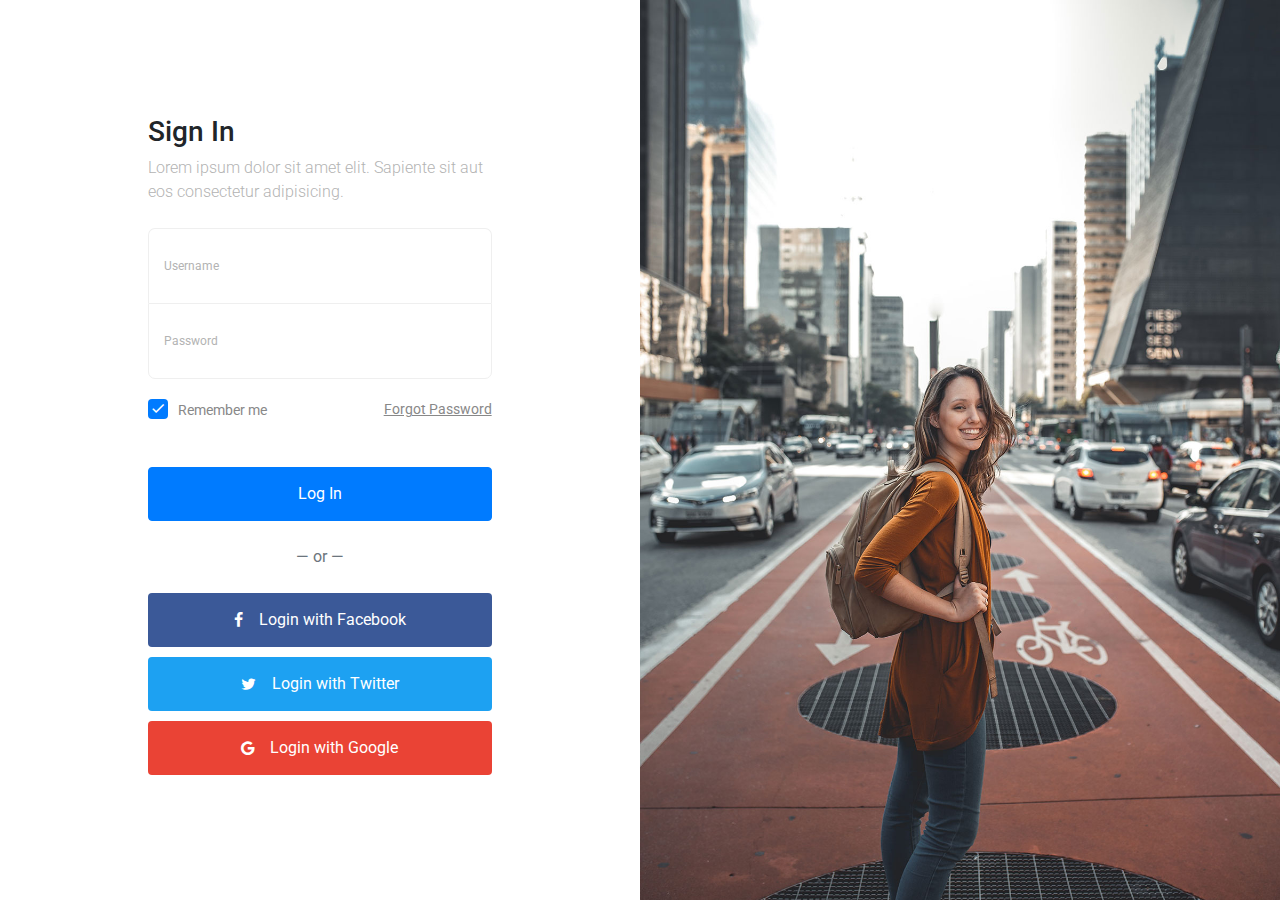
<file: vendor/login-form-06/index.html>
<!doctype html>
<html lang="en">

<head>
  <!-- Required meta tags -->
  <meta charset="utf-8">
  <meta name="viewport" content="width=device-width, initial-scale=1, shrink-to-fit=no">
  <link href="https://fonts.googleapis.com/css?family=Roboto:300,400&display=swap" rel="stylesheet">

  <link rel="stylesheet" href="fonts/icomoon/style.css">

  <link rel="stylesheet" href="css/owl.carousel.min.css">

  <!-- Bootstrap CSS -->
  <link rel="stylesheet" href="css/bootstrap.min.css">

  <!-- Style -->
  <link rel="stylesheet" href="css/style.css">

  <title>Login #6</title>
</head>

<body>


  <div class="d-lg-flex half">
    <div class="bg order-1 order-md-2" style="background-image: url('images/bg_1.jpg');"></div>
    <div class="contents order-2 order-md-1">

      <div class="container">
        <div class="row align-items-center justify-content-center">
          <div class="col-md-7">
            <div class="mb-4">
              <h3>Sign In</h3>
              <p class="mb-4">Lorem ipsum dolor sit amet elit. Sapiente sit aut eos consectetur adipisicing.</p>
            </div>
            <form action="#" method="post">
              <div class="form-group first">
                <label for="username">Username</label>
                <input type="text" class="form-control" id="username">

              </div>
              <div class="form-group last mb-3">
                <label for="password">Password</label>
                <input type="password" class="form-control" id="password">

              </div>

              <div class="d-flex mb-5 align-items-center">
                <label class="control control--checkbox mb-0"><span class="caption">Remember me</span>
                  <input type="checkbox" checked="checked" />
                  <div class="control__indicator"></div>
                </label>
                <span class="ml-auto"><a href="#" class="forgot-pass">Forgot Password</a></span>
              </div>

              <input type="submit" value="Log In" class="btn btn-block btn-primary">

              <span class="d-block text-center my-4 text-muted">&mdash; or &mdash;</span>

              <div class="social-login">
                <a href="#" class="facebook btn d-flex justify-content-center align-items-center">
                  <span class="icon-facebook mr-3"></span> Login with Facebook
                </a>
                <a href="#" class="twitter btn d-flex justify-content-center align-items-center">
                  <span class="icon-twitter mr-3"></span> Login with Twitter
                </a>
                <a href="#" class="google btn d-flex justify-content-center align-items-center">
                  <span class="icon-google mr-3"></span> Login with Google
                </a>
              </div>
            </form>
          </div>
        </div>
      </div>
    </div>


  </div>



  <script src="js/jquery-3.3.1.min.js"></script>
  <script src="js/popper.min.js"></script>
  <script src="js/bootstrap.min.js"></script>
  <script src="js/main.js"></script>
</body>

</html>
</file>
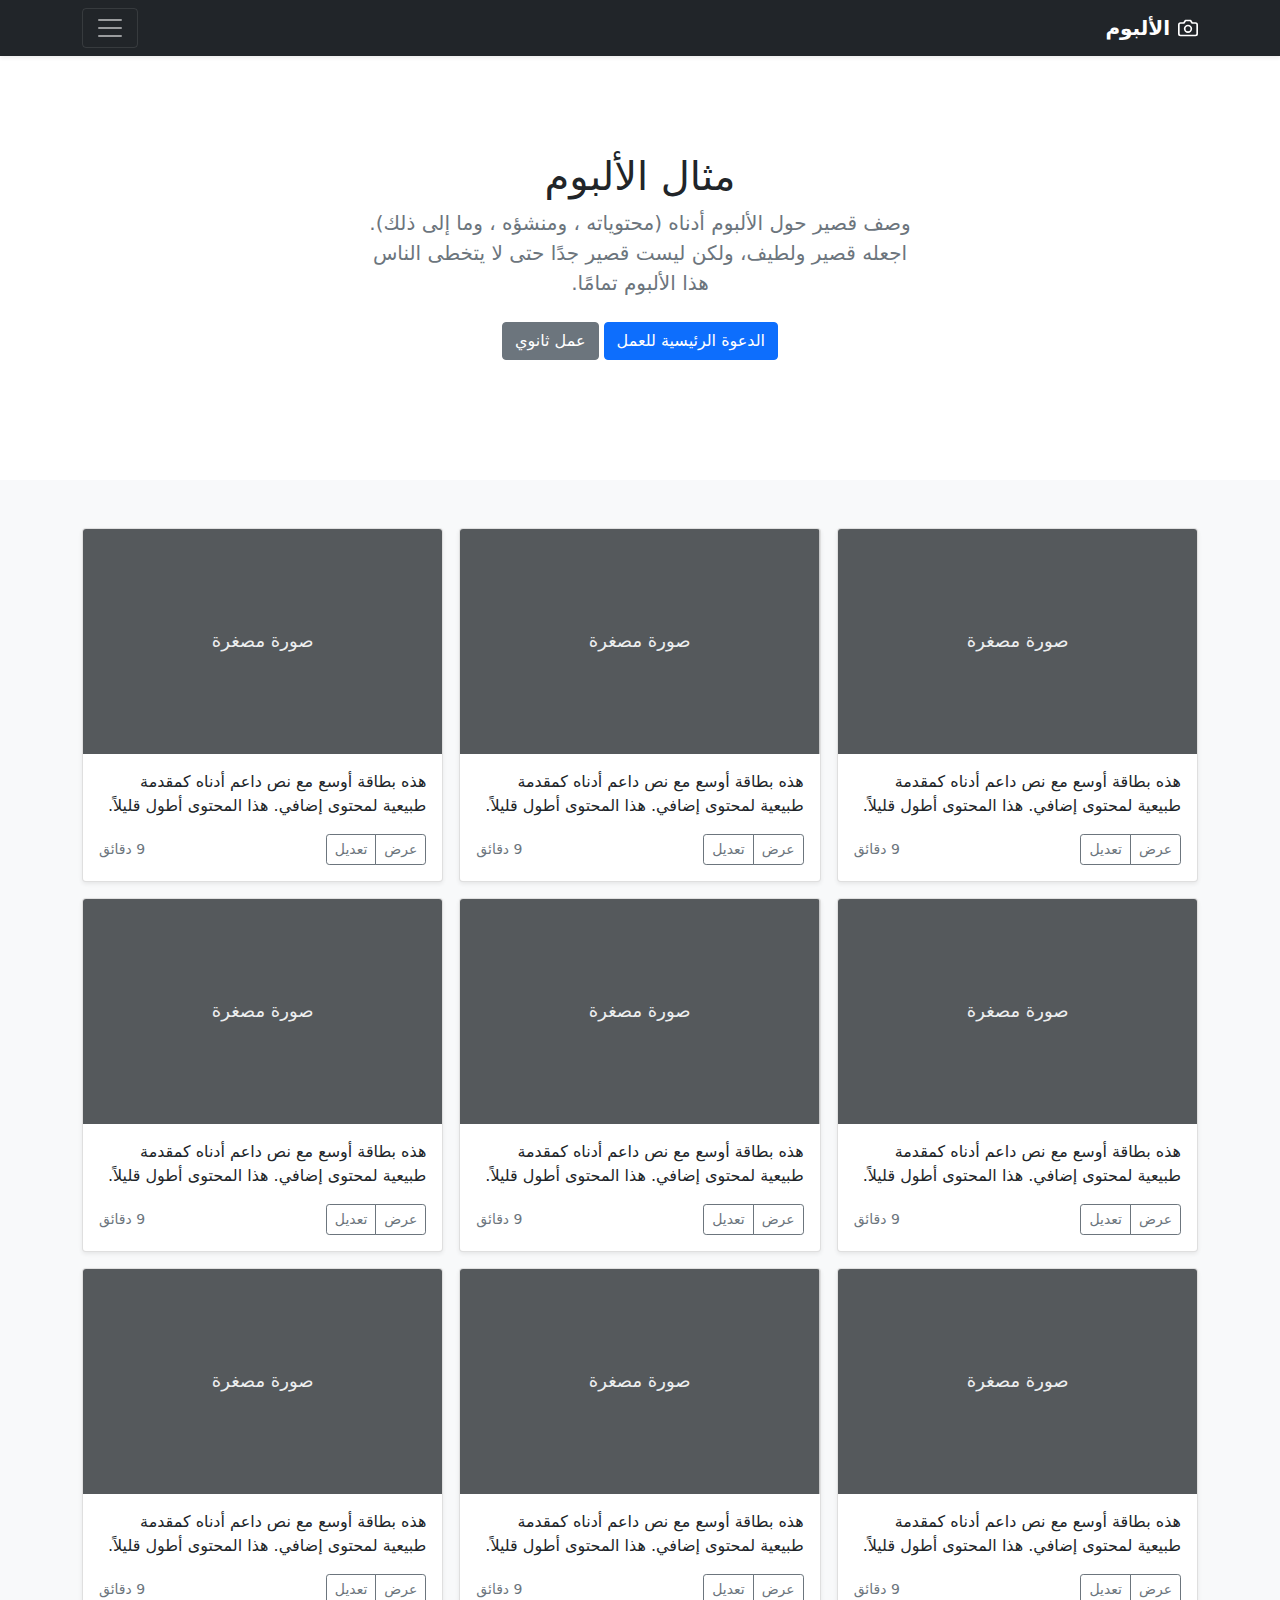
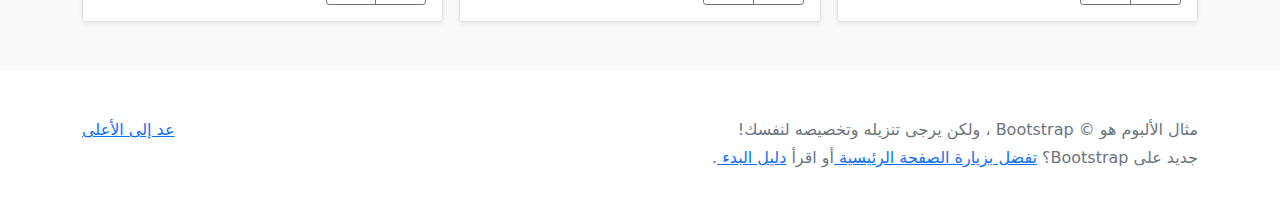
<file: vendor/bootstrap-5.1.3-examples/album-rtl/index.html>
<!doctype html>
<html lang="ar" dir="rtl">
  <head>
    <meta charset="utf-8">
    <meta name="viewport" content="width=device-width, initial-scale=1">
    <meta name="description" content="">
    <meta name="author" content="Mark Otto, Jacob Thornton, and Bootstrap contributors">
    <meta name="generator" content="Hugo 0.88.1">
    <title>مثال الألبوم · Bootstrap v5.1</title>

    <link rel="canonical" href="https://getbootstrap.com/docs/5.1/examples/album-rtl/">

    

    <!-- Bootstrap core CSS -->
<link href="../assets/dist/css/bootstrap.rtl.min.css" rel="stylesheet">

    <style>
      .bd-placeholder-img {
        font-size: 1.125rem;
        text-anchor: middle;
        -webkit-user-select: none;
        -moz-user-select: none;
        user-select: none;
      }

      @media (min-width: 768px) {
        .bd-placeholder-img-lg {
          font-size: 3.5rem;
        }
      }
    </style>

    
  </head>
  <body>
    
<header>
  <div class="collapse bg-dark" id="navbarHeader">
    <div class="container">
      <div class="row">
        <div class="col-sm-8 col-md-7 py-4">
          <h4 class="text-white">حول</h4>
          <p class="text-muted">أضف بعض المعلومات حول الألبوم، المؤلف، أو أي سياق خلفية آخر. اجعلها بضع جمل حتى يتمكن الزوار من التقاط بعض التلميحات المفيدة. ثم اربطها ببعض مواقع التواصل الاجتماعي أو معلومات الاتصال.</p>
        </div>
        <div class="col-sm-4 offset-md-1 py-4">
          <h4 class="text-white">تواصل معي</h4>
          <ul class="list-unstyled">
            <li><a href="#" class="text-white">تابعني على تويتر</a></li>
            <li><a href="#" class="text-white">شاركني الإعجاب في فيسبوك</a></li>
            <li><a href="#" class="text-white">راسلني على البريد الإلكتروني</a></li>
          </ul>
        </div>
      </div>
    </div>
  </div>
  <div class="navbar navbar-dark bg-dark shadow-sm">
    <div class="container">
      <a href="#" class="navbar-brand d-flex align-items-center">
        <svg xmlns="http://www.w3.org/2000/svg" width="20" height="20" fill="none" stroke="currentColor" stroke-linecap="round" stroke-linejoin="round" stroke-width="2" aria-hidden="true" class="me-2" viewBox="0 0 24 24"><path d="M23 19a2 2 0 0 1-2 2H3a2 2 0 0 1-2-2V8a2 2 0 0 1 2-2h4l2-3h6l2 3h4a2 2 0 0 1 2 2z"/><circle cx="12" cy="13" r="4"/></svg>
        <strong>الألبوم</strong>
      </a>
      <button class="navbar-toggler" type="button" data-bs-toggle="collapse" data-bs-target="#navbarHeader" aria-controls="navbarHeader" aria-expanded="false" aria-label="تبديل التنقل">
        <span class="navbar-toggler-icon"></span>
      </button>
    </div>
  </div>
</header>

<main>

  <section class="py-5 text-center container">
    <div class="row py-lg-5">
      <div class="col-lg-6 col-md-8 mx-auto">
        <h1 class="fw-light">مثال الألبوم</h1>
        <p class="lead text-muted">وصف قصير حول الألبوم أدناه (محتوياته ، ومنشؤه ، وما إلى ذلك). اجعله قصير ولطيف، ولكن ليست قصير جدًا حتى لا يتخطى الناس هذا الألبوم تمامًا.</p>
        <p>
          <a href="#" class="btn btn-primary my-2">الدعوة الرئيسية للعمل</a>
          <a href="#" class="btn btn-secondary my-2">عمل ثانوي</a>
        </p>
      </div>
    </div>
  </section>

  <div class="album py-5 bg-light">
    <div class="container">

      <div class="row row-cols-1 row-cols-sm-2 row-cols-md-3 g-3">
        <div class="col">
          <div class="card shadow-sm">
            <svg class="bd-placeholder-img card-img-top" width="100%" height="225" xmlns="http://www.w3.org/2000/svg" role="img" aria-label="Placeholder: صورة مصغرة" preserveAspectRatio="xMidYMid slice" focusable="false"><title>Placeholder</title><rect width="100%" height="100%" fill="#55595c"/><text x="50%" y="50%" fill="#eceeef" dy=".3em">صورة مصغرة</text></svg>

            <div class="card-body">
              <p class="card-text">هذه بطاقة أوسع مع نص داعم أدناه كمقدمة طبيعية لمحتوى إضافي. هذا المحتوى أطول قليلاً.</p>
              <div class="d-flex justify-content-between align-items-center">
                <div class="btn-group">
                  <button type="button" class="btn btn-sm btn-outline-secondary">عرض</button>
                  <button type="button" class="btn btn-sm btn-outline-secondary">تعديل</button>
                </div>
                <small class="text-muted">9 دقائق</small>
              </div>
            </div>
          </div>
        </div>
        <div class="col">
          <div class="card shadow-sm">
            <svg class="bd-placeholder-img card-img-top" width="100%" height="225" xmlns="http://www.w3.org/2000/svg" role="img" aria-label="Placeholder: صورة مصغرة" preserveAspectRatio="xMidYMid slice" focusable="false"><title>Placeholder</title><rect width="100%" height="100%" fill="#55595c"/><text x="50%" y="50%" fill="#eceeef" dy=".3em">صورة مصغرة</text></svg>

            <div class="card-body">
              <p class="card-text">هذه بطاقة أوسع مع نص داعم أدناه كمقدمة طبيعية لمحتوى إضافي. هذا المحتوى أطول قليلاً.</p>
              <div class="d-flex justify-content-between align-items-center">
                <div class="btn-group">
                  <button type="button" class="btn btn-sm btn-outline-secondary">عرض</button>
                  <button type="button" class="btn btn-sm btn-outline-secondary">تعديل</button>
                </div>
                <small class="text-muted">9 دقائق</small>
              </div>
            </div>
          </div>
        </div>
        <div class="col">
          <div class="card shadow-sm">
            <svg class="bd-placeholder-img card-img-top" width="100%" height="225" xmlns="http://www.w3.org/2000/svg" role="img" aria-label="Placeholder: صورة مصغرة" preserveAspectRatio="xMidYMid slice" focusable="false"><title>Placeholder</title><rect width="100%" height="100%" fill="#55595c"/><text x="50%" y="50%" fill="#eceeef" dy=".3em">صورة مصغرة</text></svg>

            <div class="card-body">
              <p class="card-text">هذه بطاقة أوسع مع نص داعم أدناه كمقدمة طبيعية لمحتوى إضافي. هذا المحتوى أطول قليلاً.</p>
              <div class="d-flex justify-content-between align-items-center">
                <div class="btn-group">
                  <button type="button" class="btn btn-sm btn-outline-secondary">عرض</button>
                  <button type="button" class="btn btn-sm btn-outline-secondary">تعديل</button>
                </div>
                <small class="text-muted">9 دقائق</small>
              </div>
            </div>
          </div>
        </div>

        <div class="col">
          <div class="card shadow-sm">
            <svg class="bd-placeholder-img card-img-top" width="100%" height="225" xmlns="http://www.w3.org/2000/svg" role="img" aria-label="Placeholder: صورة مصغرة" preserveAspectRatio="xMidYMid slice" focusable="false"><title>Placeholder</title><rect width="100%" height="100%" fill="#55595c"/><text x="50%" y="50%" fill="#eceeef" dy=".3em">صورة مصغرة</text></svg>

            <div class="card-body">
              <p class="card-text">هذه بطاقة أوسع مع نص داعم أدناه كمقدمة طبيعية لمحتوى إضافي. هذا المحتوى أطول قليلاً.</p>
              <div class="d-flex justify-content-between align-items-center">
                <div class="btn-group">
                  <button type="button" class="btn btn-sm btn-outline-secondary">عرض</button>
                  <button type="button" class="btn btn-sm btn-outline-secondary">تعديل</button>
                </div>
                <small class="text-muted">9 دقائق</small>
              </div>
            </div>
          </div>
        </div>
        <div class="col">
          <div class="card shadow-sm">
            <svg class="bd-placeholder-img card-img-top" width="100%" height="225" xmlns="http://www.w3.org/2000/svg" role="img" aria-label="Placeholder: صورة مصغرة" preserveAspectRatio="xMidYMid slice" focusable="false"><title>Placeholder</title><rect width="100%" height="100%" fill="#55595c"/><text x="50%" y="50%" fill="#eceeef" dy=".3em">صورة مصغرة</text></svg>

            <div class="card-body">
              <p class="card-text">هذه بطاقة أوسع مع نص داعم أدناه كمقدمة طبيعية لمحتوى إضافي. هذا المحتوى أطول قليلاً.</p>
              <div class="d-flex justify-content-between align-items-center">
                <div class="btn-group">
                  <button type="button" class="btn btn-sm btn-outline-secondary">عرض</button>
                  <button type="button" class="btn btn-sm btn-outline-secondary">تعديل</button>
                </div>
                <small class="text-muted">9 دقائق</small>
              </div>
            </div>
          </div>
        </div>
        <div class="col">
          <div class="card shadow-sm">
            <svg class="bd-placeholder-img card-img-top" width="100%" height="225" xmlns="http://www.w3.org/2000/svg" role="img" aria-label="Placeholder: صورة مصغرة" preserveAspectRatio="xMidYMid slice" focusable="false"><title>Placeholder</title><rect width="100%" height="100%" fill="#55595c"/><text x="50%" y="50%" fill="#eceeef" dy=".3em">صورة مصغرة</text></svg>

            <div class="card-body">
              <p class="card-text">هذه بطاقة أوسع مع نص داعم أدناه كمقدمة طبيعية لمحتوى إضافي. هذا المحتوى أطول قليلاً.</p>
              <div class="d-flex justify-content-between align-items-center">
                <div class="btn-group">
                  <button type="button" class="btn btn-sm btn-outline-secondary">عرض</button>
                  <button type="button" class="btn btn-sm btn-outline-secondary">تعديل</button>
                </div>
                <small class="text-muted">9 دقائق</small>
              </div>
            </div>
          </div>
        </div>

        <div class="col">
          <div class="card shadow-sm">
            <svg class="bd-placeholder-img card-img-top" width="100%" height="225" xmlns="http://www.w3.org/2000/svg" role="img" aria-label="Placeholder: صورة مصغرة" preserveAspectRatio="xMidYMid slice" focusable="false"><title>Placeholder</title><rect width="100%" height="100%" fill="#55595c"/><text x="50%" y="50%" fill="#eceeef" dy=".3em">صورة مصغرة</text></svg>

            <div class="card-body">
              <p class="card-text">هذه بطاقة أوسع مع نص داعم أدناه كمقدمة طبيعية لمحتوى إضافي. هذا المحتوى أطول قليلاً.</p>
              <div class="d-flex justify-content-between align-items-center">
                <div class="btn-group">
                  <button type="button" class="btn btn-sm btn-outline-secondary">عرض</button>
                  <button type="button" class="btn btn-sm btn-outline-secondary">تعديل</button>
                </div>
                <small class="text-muted">9 دقائق</small>
              </div>
            </div>
          </div>
        </div>
        <div class="col">
          <div class="card shadow-sm">
            <svg class="bd-placeholder-img card-img-top" width="100%" height="225" xmlns="http://www.w3.org/2000/svg" role="img" aria-label="Placeholder: صورة مصغرة" preserveAspectRatio="xMidYMid slice" focusable="false"><title>Placeholder</title><rect width="100%" height="100%" fill="#55595c"/><text x="50%" y="50%" fill="#eceeef" dy=".3em">صورة مصغرة</text></svg>

            <div class="card-body">
              <p class="card-text">هذه بطاقة أوسع مع نص داعم أدناه كمقدمة طبيعية لمحتوى إضافي. هذا المحتوى أطول قليلاً.</p>
              <div class="d-flex justify-content-between align-items-center">
                <div class="btn-group">
                  <button type="button" class="btn btn-sm btn-outline-secondary">عرض</button>
                  <button type="button" class="btn btn-sm btn-outline-secondary">تعديل</button>
                </div>
                <small class="text-muted">9 دقائق</small>
              </div>
            </div>
          </div>
        </div>
        <div class="col">
          <div class="card shadow-sm">
            <svg class="bd-placeholder-img card-img-top" width="100%" height="225" xmlns="http://www.w3.org/2000/svg" role="img" aria-label="Placeholder: صورة مصغرة" preserveAspectRatio="xMidYMid slice" focusable="false"><title>Placeholder</title><rect width="100%" height="100%" fill="#55595c"/><text x="50%" y="50%" fill="#eceeef" dy=".3em">صورة مصغرة</text></svg>

            <div class="card-body">
              <p class="card-text">هذه بطاقة أوسع مع نص داعم أدناه كمقدمة طبيعية لمحتوى إضافي. هذا المحتوى أطول قليلاً.</p>
              <div class="d-flex justify-content-between align-items-center">
                <div class="btn-group">
                  <button type="button" class="btn btn-sm btn-outline-secondary">عرض</button>
                  <button type="button" class="btn btn-sm btn-outline-secondary">تعديل</button>
                </div>
                <small class="text-muted">9 دقائق</small>
              </div>
            </div>
          </div>
        </div>
      </div>
    </div>
  </div>

</main>

<footer class="text-muted py-5">
  <div class="container">
    <p class="float-end mb-1">
      <a href="#">عد إلى الأعلى</a>
    </p>
    <p class="mb-1">مثال الألبوم هو © Bootstrap ، ولكن يرجى تنزيله وتخصيصه لنفسك!</p>
    <p class="mb-0">جديد على Bootstrap؟ <a href="/"> تفضل بزيارة الصفحة الرئيسية </a> أو اقرأ <a href="../getting-started/introduction/ "> دليل البدء </a>.</p>
  </div>
</footer>


    <script src="../assets/dist/js/bootstrap.bundle.min.js"></script>

      
  </body>
</html>
</file>
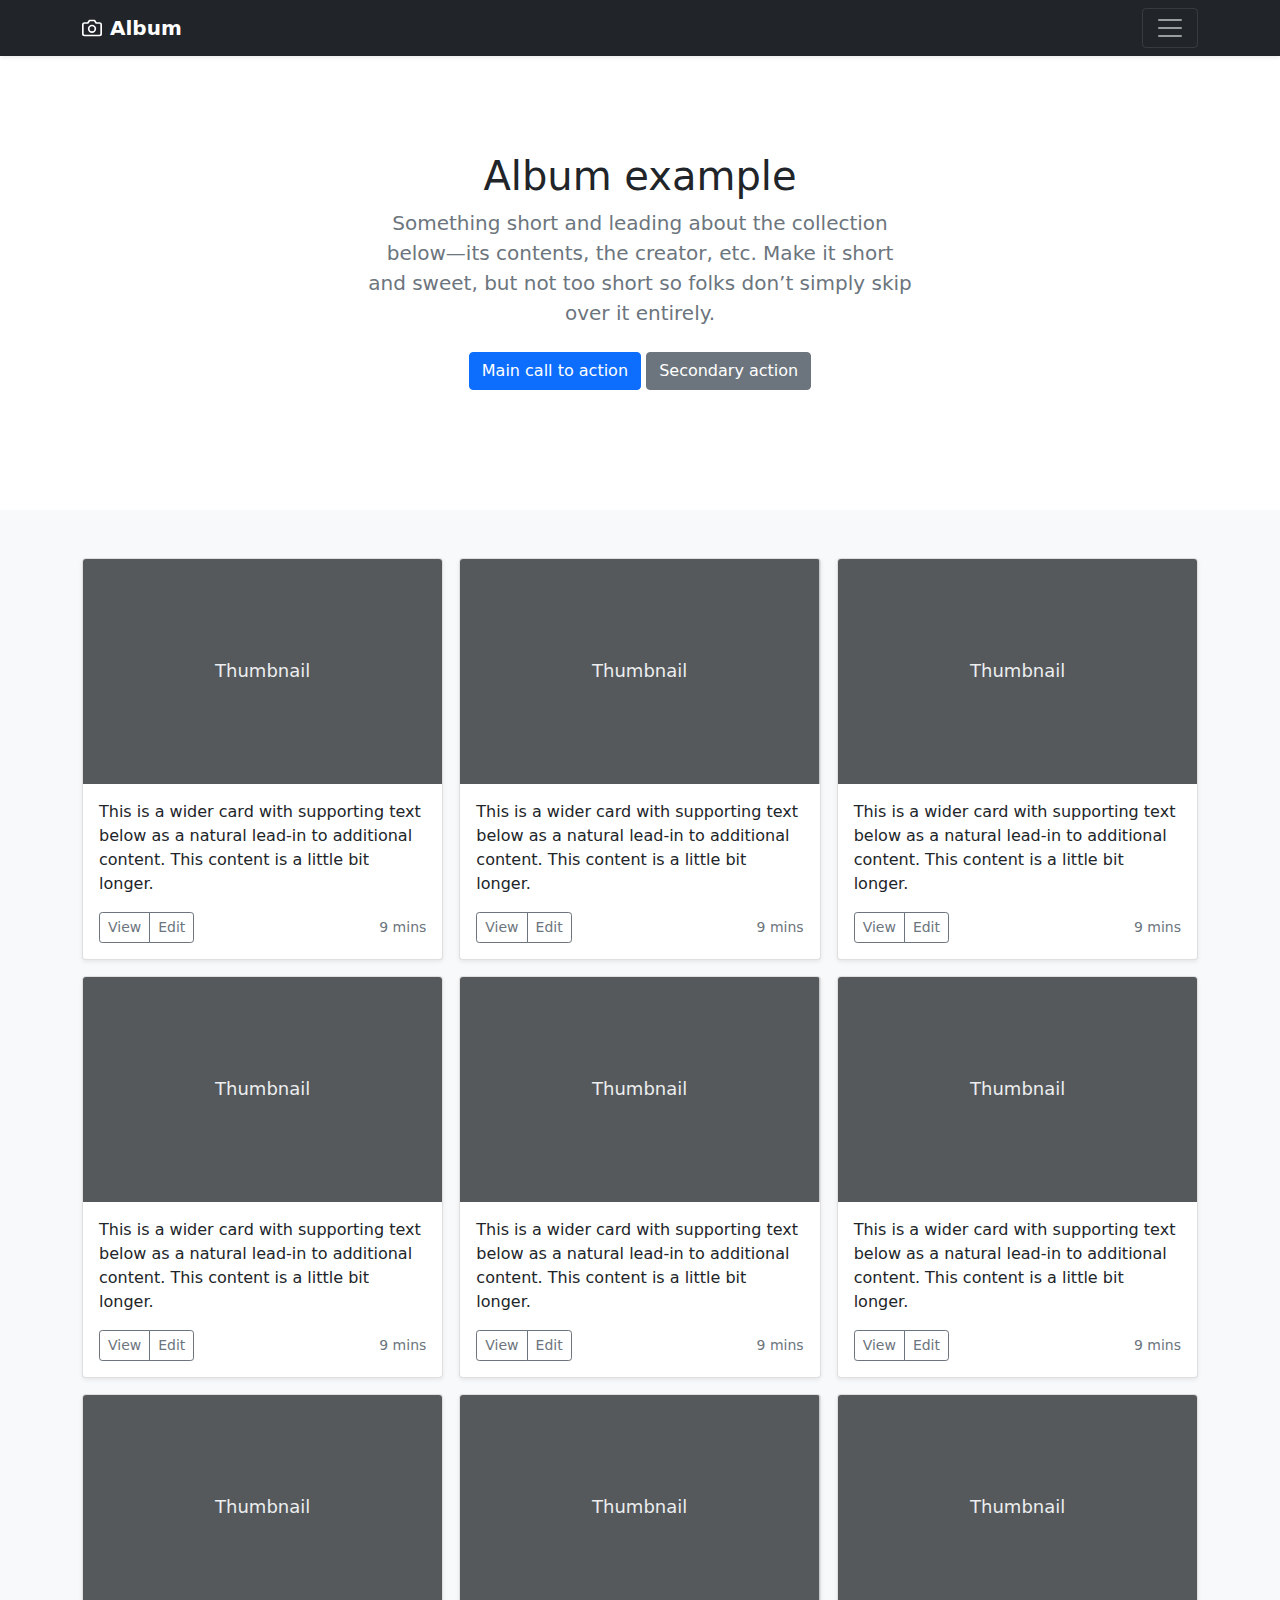
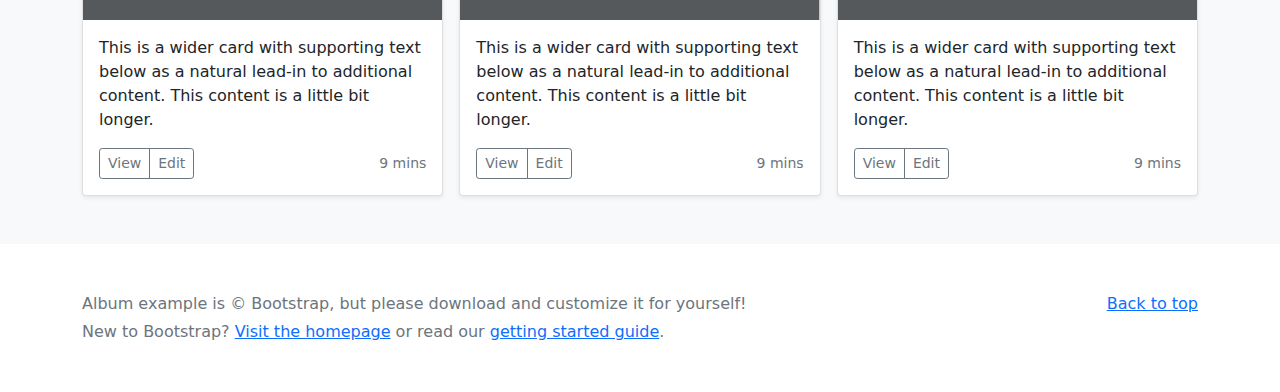
<file: vendor/bootstrap-5.1.3-examples/album/index.html>
<!doctype html>
<html lang="en">
  <head>
    <meta charset="utf-8">
    <meta name="viewport" content="width=device-width, initial-scale=1">
    <meta name="description" content="">
    <meta name="author" content="Mark Otto, Jacob Thornton, and Bootstrap contributors">
    <meta name="generator" content="Hugo 0.88.1">
    <title>Album example · Bootstrap v5.1</title>

    <link rel="canonical" href="https://getbootstrap.com/docs/5.1/examples/album/">

    

    <!-- Bootstrap core CSS -->
<link href="../assets/dist/css/bootstrap.min.css" rel="stylesheet">

    <style>
      .bd-placeholder-img {
        font-size: 1.125rem;
        text-anchor: middle;
        -webkit-user-select: none;
        -moz-user-select: none;
        user-select: none;
      }

      @media (min-width: 768px) {
        .bd-placeholder-img-lg {
          font-size: 3.5rem;
        }
      }
    </style>

    
  </head>
  <body>
    
<header>
  <div class="collapse bg-dark" id="navbarHeader">
    <div class="container">
      <div class="row">
        <div class="col-sm-8 col-md-7 py-4">
          <h4 class="text-white">About</h4>
          <p class="text-muted">Add some information about the album below, the author, or any other background context. Make it a few sentences long so folks can pick up some informative tidbits. Then, link them off to some social networking sites or contact information.</p>
        </div>
        <div class="col-sm-4 offset-md-1 py-4">
          <h4 class="text-white">Contact</h4>
          <ul class="list-unstyled">
            <li><a href="#" class="text-white">Follow on Twitter</a></li>
            <li><a href="#" class="text-white">Like on Facebook</a></li>
            <li><a href="#" class="text-white">Email me</a></li>
          </ul>
        </div>
      </div>
    </div>
  </div>
  <div class="navbar navbar-dark bg-dark shadow-sm">
    <div class="container">
      <a href="#" class="navbar-brand d-flex align-items-center">
        <svg xmlns="http://www.w3.org/2000/svg" width="20" height="20" fill="none" stroke="currentColor" stroke-linecap="round" stroke-linejoin="round" stroke-width="2" aria-hidden="true" class="me-2" viewBox="0 0 24 24"><path d="M23 19a2 2 0 0 1-2 2H3a2 2 0 0 1-2-2V8a2 2 0 0 1 2-2h4l2-3h6l2 3h4a2 2 0 0 1 2 2z"/><circle cx="12" cy="13" r="4"/></svg>
        <strong>Album</strong>
      </a>
      <button class="navbar-toggler" type="button" data-bs-toggle="collapse" data-bs-target="#navbarHeader" aria-controls="navbarHeader" aria-expanded="false" aria-label="Toggle navigation">
        <span class="navbar-toggler-icon"></span>
      </button>
    </div>
  </div>
</header>

<main>

  <section class="py-5 text-center container">
    <div class="row py-lg-5">
      <div class="col-lg-6 col-md-8 mx-auto">
        <h1 class="fw-light">Album example</h1>
        <p class="lead text-muted">Something short and leading about the collection below—its contents, the creator, etc. Make it short and sweet, but not too short so folks don’t simply skip over it entirely.</p>
        <p>
          <a href="#" class="btn btn-primary my-2">Main call to action</a>
          <a href="#" class="btn btn-secondary my-2">Secondary action</a>
        </p>
      </div>
    </div>
  </section>

  <div class="album py-5 bg-light">
    <div class="container">

      <div class="row row-cols-1 row-cols-sm-2 row-cols-md-3 g-3">
        <div class="col">
          <div class="card shadow-sm">
            <svg class="bd-placeholder-img card-img-top" width="100%" height="225" xmlns="http://www.w3.org/2000/svg" role="img" aria-label="Placeholder: Thumbnail" preserveAspectRatio="xMidYMid slice" focusable="false"><title>Placeholder</title><rect width="100%" height="100%" fill="#55595c"/><text x="50%" y="50%" fill="#eceeef" dy=".3em">Thumbnail</text></svg>

            <div class="card-body">
              <p class="card-text">This is a wider card with supporting text below as a natural lead-in to additional content. This content is a little bit longer.</p>
              <div class="d-flex justify-content-between align-items-center">
                <div class="btn-group">
                  <button type="button" class="btn btn-sm btn-outline-secondary">View</button>
                  <button type="button" class="btn btn-sm btn-outline-secondary">Edit</button>
                </div>
                <small class="text-muted">9 mins</small>
              </div>
            </div>
          </div>
        </div>
        <div class="col">
          <div class="card shadow-sm">
            <svg class="bd-placeholder-img card-img-top" width="100%" height="225" xmlns="http://www.w3.org/2000/svg" role="img" aria-label="Placeholder: Thumbnail" preserveAspectRatio="xMidYMid slice" focusable="false"><title>Placeholder</title><rect width="100%" height="100%" fill="#55595c"/><text x="50%" y="50%" fill="#eceeef" dy=".3em">Thumbnail</text></svg>

            <div class="card-body">
              <p class="card-text">This is a wider card with supporting text below as a natural lead-in to additional content. This content is a little bit longer.</p>
              <div class="d-flex justify-content-between align-items-center">
                <div class="btn-group">
                  <button type="button" class="btn btn-sm btn-outline-secondary">View</button>
                  <button type="button" class="btn btn-sm btn-outline-secondary">Edit</button>
                </div>
                <small class="text-muted">9 mins</small>
              </div>
            </div>
          </div>
        </div>
        <div class="col">
          <div class="card shadow-sm">
            <svg class="bd-placeholder-img card-img-top" width="100%" height="225" xmlns="http://www.w3.org/2000/svg" role="img" aria-label="Placeholder: Thumbnail" preserveAspectRatio="xMidYMid slice" focusable="false"><title>Placeholder</title><rect width="100%" height="100%" fill="#55595c"/><text x="50%" y="50%" fill="#eceeef" dy=".3em">Thumbnail</text></svg>

            <div class="card-body">
              <p class="card-text">This is a wider card with supporting text below as a natural lead-in to additional content. This content is a little bit longer.</p>
              <div class="d-flex justify-content-between align-items-center">
                <div class="btn-group">
                  <button type="button" class="btn btn-sm btn-outline-secondary">View</button>
                  <button type="button" class="btn btn-sm btn-outline-secondary">Edit</button>
                </div>
                <small class="text-muted">9 mins</small>
              </div>
            </div>
          </div>
        </div>

        <div class="col">
          <div class="card shadow-sm">
            <svg class="bd-placeholder-img card-img-top" width="100%" height="225" xmlns="http://www.w3.org/2000/svg" role="img" aria-label="Placeholder: Thumbnail" preserveAspectRatio="xMidYMid slice" focusable="false"><title>Placeholder</title><rect width="100%" height="100%" fill="#55595c"/><text x="50%" y="50%" fill="#eceeef" dy=".3em">Thumbnail</text></svg>

            <div class="card-body">
              <p class="card-text">This is a wider card with supporting text below as a natural lead-in to additional content. This content is a little bit longer.</p>
              <div class="d-flex justify-content-between align-items-center">
                <div class="btn-group">
                  <button type="button" class="btn btn-sm btn-outline-secondary">View</button>
                  <button type="button" class="btn btn-sm btn-outline-secondary">Edit</button>
                </div>
                <small class="text-muted">9 mins</small>
              </div>
            </div>
          </div>
        </div>
        <div class="col">
          <div class="card shadow-sm">
            <svg class="bd-placeholder-img card-img-top" width="100%" height="225" xmlns="http://www.w3.org/2000/svg" role="img" aria-label="Placeholder: Thumbnail" preserveAspectRatio="xMidYMid slice" focusable="false"><title>Placeholder</title><rect width="100%" height="100%" fill="#55595c"/><text x="50%" y="50%" fill="#eceeef" dy=".3em">Thumbnail</text></svg>

            <div class="card-body">
              <p class="card-text">This is a wider card with supporting text below as a natural lead-in to additional content. This content is a little bit longer.</p>
              <div class="d-flex justify-content-between align-items-center">
                <div class="btn-group">
                  <button type="button" class="btn btn-sm btn-outline-secondary">View</button>
                  <button type="button" class="btn btn-sm btn-outline-secondary">Edit</button>
                </div>
                <small class="text-muted">9 mins</small>
              </div>
            </div>
          </div>
        </div>
        <div class="col">
          <div class="card shadow-sm">
            <svg class="bd-placeholder-img card-img-top" width="100%" height="225" xmlns="http://www.w3.org/2000/svg" role="img" aria-label="Placeholder: Thumbnail" preserveAspectRatio="xMidYMid slice" focusable="false"><title>Placeholder</title><rect width="100%" height="100%" fill="#55595c"/><text x="50%" y="50%" fill="#eceeef" dy=".3em">Thumbnail</text></svg>

            <div class="card-body">
              <p class="card-text">This is a wider card with supporting text below as a natural lead-in to additional content. This content is a little bit longer.</p>
              <div class="d-flex justify-content-between align-items-center">
                <div class="btn-group">
                  <button type="button" class="btn btn-sm btn-outline-secondary">View</button>
                  <button type="button" class="btn btn-sm btn-outline-secondary">Edit</button>
                </div>
                <small class="text-muted">9 mins</small>
              </div>
            </div>
          </div>
        </div>

        <div class="col">
          <div class="card shadow-sm">
            <svg class="bd-placeholder-img card-img-top" width="100%" height="225" xmlns="http://www.w3.org/2000/svg" role="img" aria-label="Placeholder: Thumbnail" preserveAspectRatio="xMidYMid slice" focusable="false"><title>Placeholder</title><rect width="100%" height="100%" fill="#55595c"/><text x="50%" y="50%" fill="#eceeef" dy=".3em">Thumbnail</text></svg>

            <div class="card-body">
              <p class="card-text">This is a wider card with supporting text below as a natural lead-in to additional content. This content is a little bit longer.</p>
              <div class="d-flex justify-content-between align-items-center">
                <div class="btn-group">
                  <button type="button" class="btn btn-sm btn-outline-secondary">View</button>
                  <button type="button" class="btn btn-sm btn-outline-secondary">Edit</button>
                </div>
                <small class="text-muted">9 mins</small>
              </div>
            </div>
          </div>
        </div>
        <div class="col">
          <div class="card shadow-sm">
            <svg class="bd-placeholder-img card-img-top" width="100%" height="225" xmlns="http://www.w3.org/2000/svg" role="img" aria-label="Placeholder: Thumbnail" preserveAspectRatio="xMidYMid slice" focusable="false"><title>Placeholder</title><rect width="100%" height="100%" fill="#55595c"/><text x="50%" y="50%" fill="#eceeef" dy=".3em">Thumbnail</text></svg>

            <div class="card-body">
              <p class="card-text">This is a wider card with supporting text below as a natural lead-in to additional content. This content is a little bit longer.</p>
              <div class="d-flex justify-content-between align-items-center">
                <div class="btn-group">
                  <button type="button" class="btn btn-sm btn-outline-secondary">View</button>
                  <button type="button" class="btn btn-sm btn-outline-secondary">Edit</button>
                </div>
                <small class="text-muted">9 mins</small>
              </div>
            </div>
          </div>
        </div>
        <div class="col">
          <div class="card shadow-sm">
            <svg class="bd-placeholder-img card-img-top" width="100%" height="225" xmlns="http://www.w3.org/2000/svg" role="img" aria-label="Placeholder: Thumbnail" preserveAspectRatio="xMidYMid slice" focusable="false"><title>Placeholder</title><rect width="100%" height="100%" fill="#55595c"/><text x="50%" y="50%" fill="#eceeef" dy=".3em">Thumbnail</text></svg>

            <div class="card-body">
              <p class="card-text">This is a wider card with supporting text below as a natural lead-in to additional content. This content is a little bit longer.</p>
              <div class="d-flex justify-content-between align-items-center">
                <div class="btn-group">
                  <button type="button" class="btn btn-sm btn-outline-secondary">View</button>
                  <button type="button" class="btn btn-sm btn-outline-secondary">Edit</button>
                </div>
                <small class="text-muted">9 mins</small>
              </div>
            </div>
          </div>
        </div>
      </div>
    </div>
  </div>

</main>

<footer class="text-muted py-5">
  <div class="container">
    <p class="float-end mb-1">
      <a href="#">Back to top</a>
    </p>
    <p class="mb-1">Album example is &copy; Bootstrap, but please download and customize it for yourself!</p>
    <p class="mb-0">New to Bootstrap? <a href="/">Visit the homepage</a> or read our <a href="../getting-started/introduction/">getting started guide</a>.</p>
  </div>
</footer>


    <script src="../assets/dist/js/bootstrap.bundle.min.js"></script>

      
  </body>
</html>
</file>
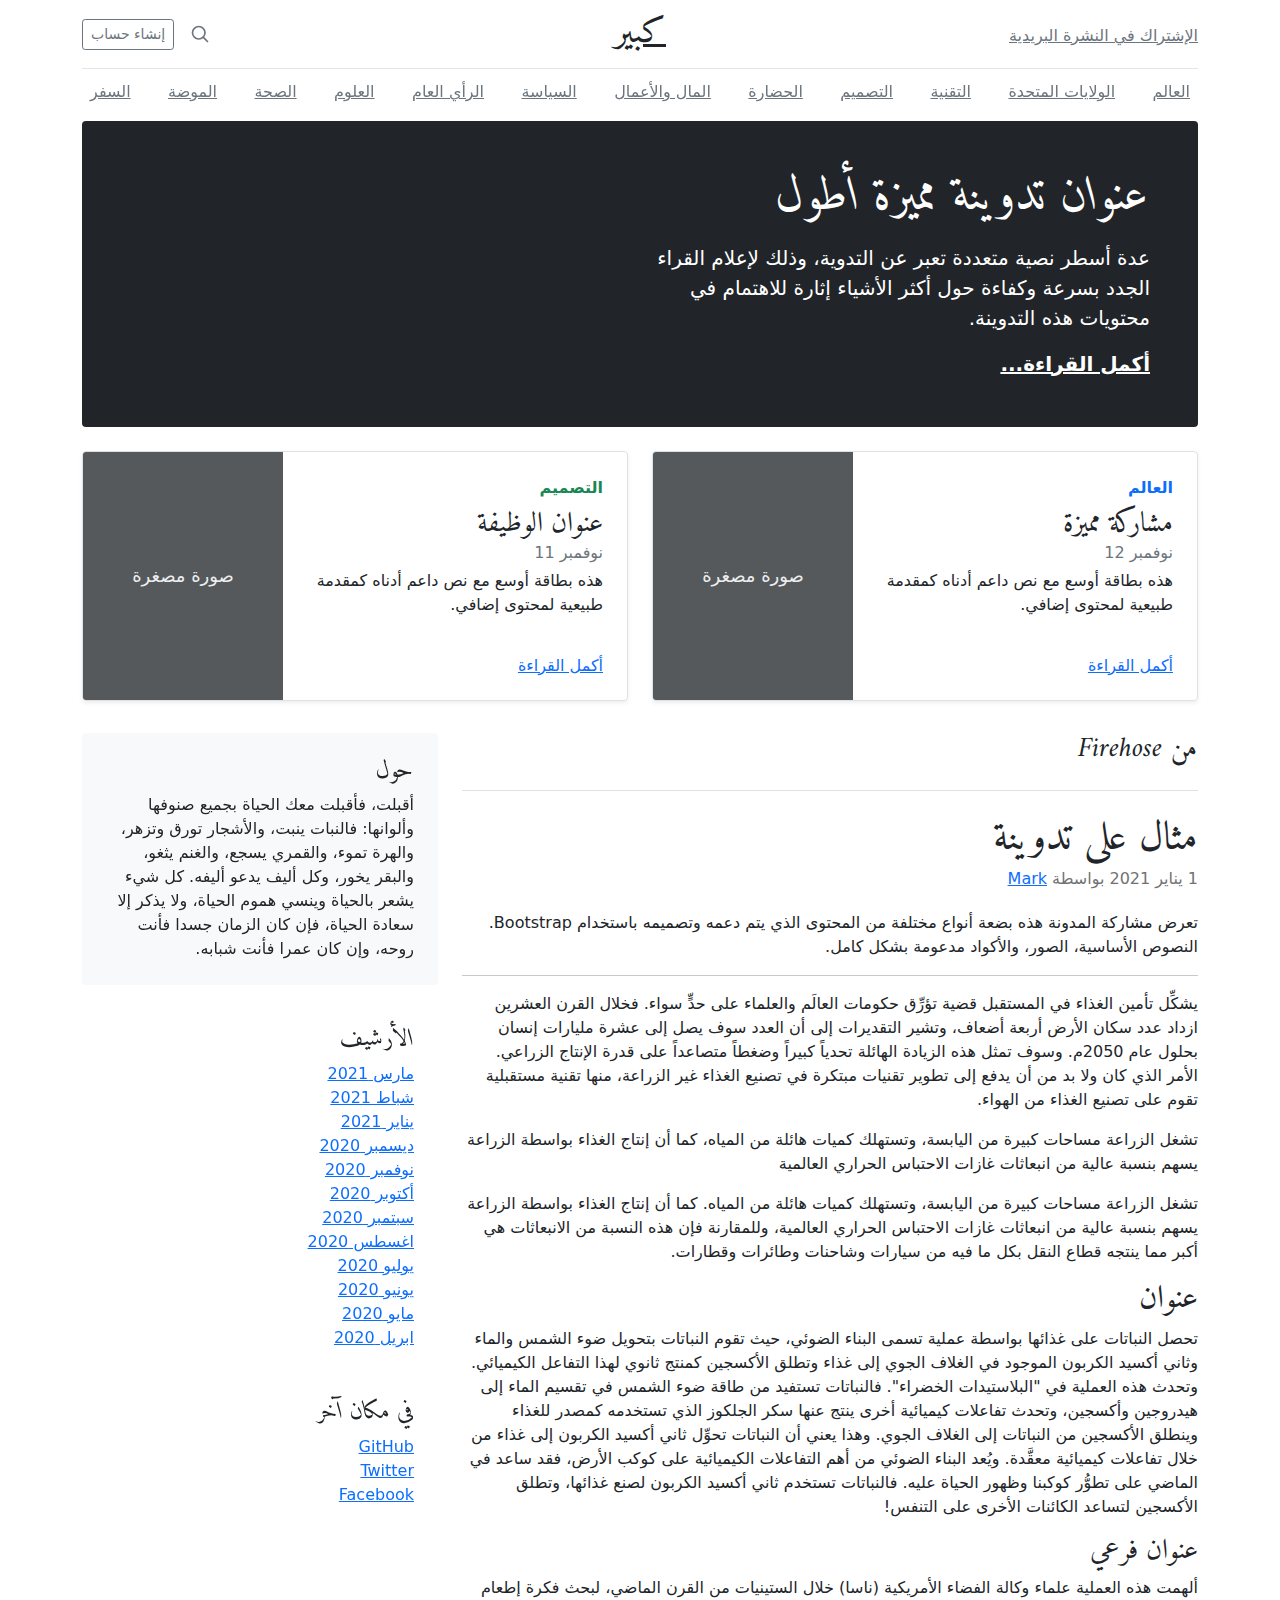
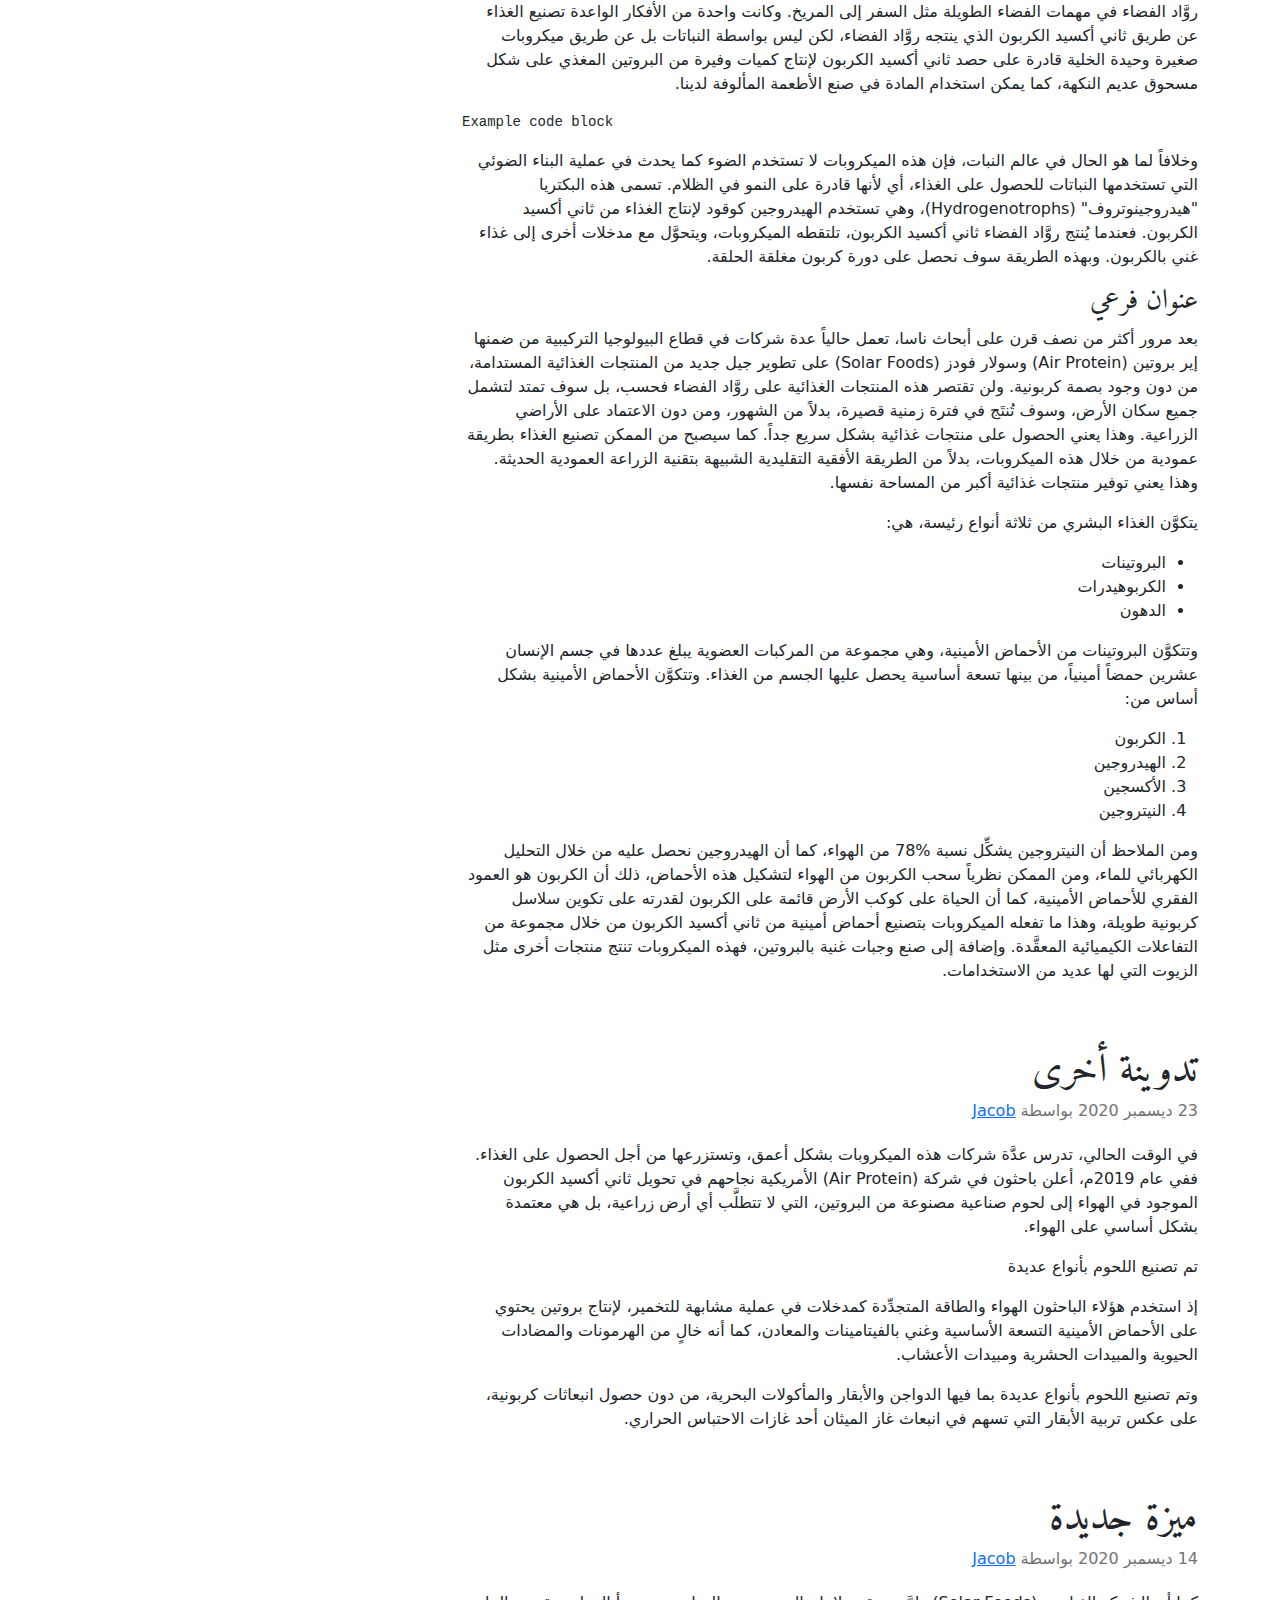
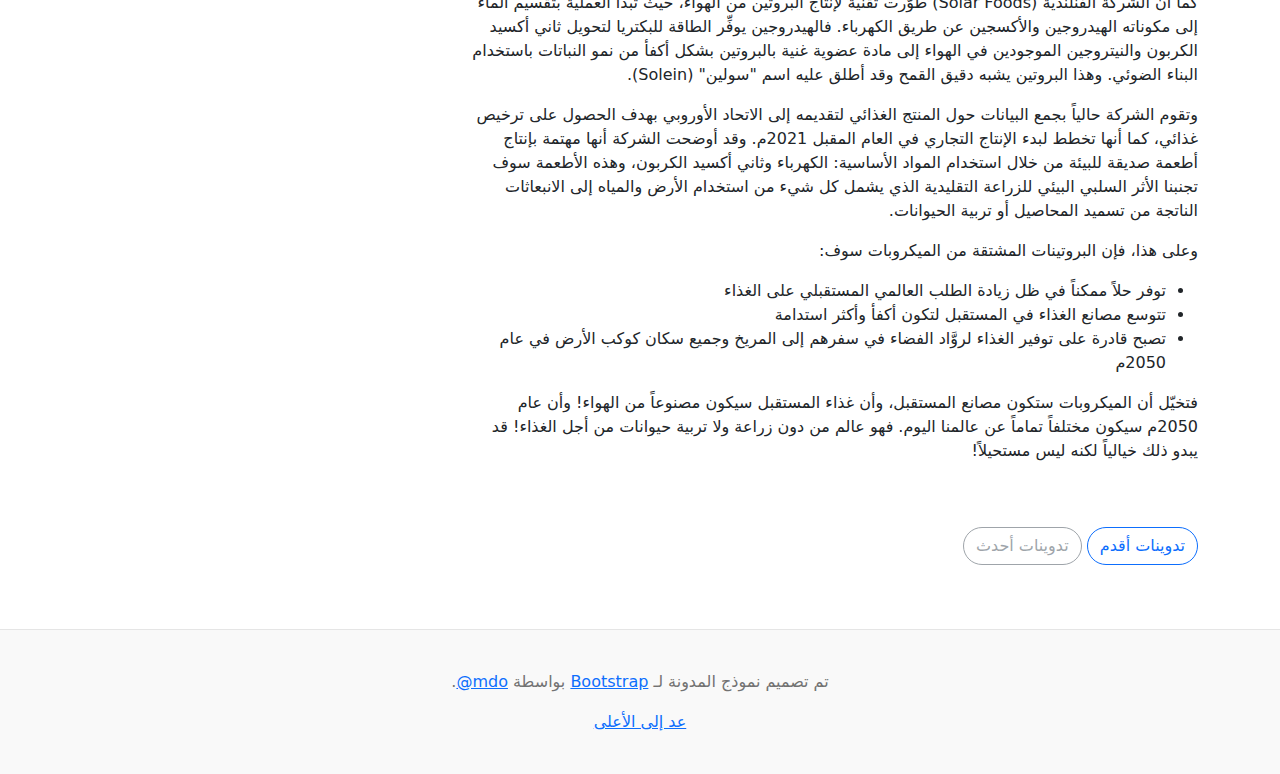
<file: vendor/bootstrap-5.1.3-examples/blog-rtl/index.html>
<!doctype html>
<html lang="ar" dir="rtl">
  <head>
    <meta charset="utf-8">
    <meta name="viewport" content="width=device-width, initial-scale=1">
    <meta name="description" content="">
    <meta name="author" content="Mark Otto, Jacob Thornton, and Bootstrap contributors">
    <meta name="generator" content="Hugo 0.88.1">
    <title>قالب المدونة · Bootstrap v5.1</title>

    <link rel="canonical" href="https://getbootstrap.com/docs/5.1/examples/blog-rtl/">

    

    <!-- Bootstrap core CSS -->
<link href="../assets/dist/css/bootstrap.rtl.min.css" rel="stylesheet">

    <style>
      .bd-placeholder-img {
        font-size: 1.125rem;
        text-anchor: middle;
        -webkit-user-select: none;
        -moz-user-select: none;
        user-select: none;
      }

      @media (min-width: 768px) {
        .bd-placeholder-img-lg {
          font-size: 3.5rem;
        }
      }
    </style>

    
    <!-- Custom styles for this template -->
    <link href="https://fonts.googleapis.com/css?family=Amiri:wght@400;700&amp;display=swap" rel="stylesheet">
    <!-- Custom styles for this template -->
    <link href="../blog/blog.rtl.css" rel="stylesheet">
  </head>
  <body>
    
<div class="container">
  <header class="blog-header py-3">
    <div class="row flex-nowrap justify-content-between align-items-center">
      <div class="col-4 pt-1">
        <a class="link-secondary" href="#">الإشتراك في النشرة البريدية</a>
      </div>
      <div class="col-4 text-center">
        <a class="blog-header-logo text-dark" href="#">كبير</a>
      </div>
      <div class="col-4 d-flex justify-content-end align-items-center">
        <a class="link-secondary" href="#" aria-label="بحث">
          <svg xmlns="http://www.w3.org/2000/svg" width="20" height="20" fill="none" stroke="currentColor" stroke-linecap="round" stroke-linejoin="round" stroke-width="2" class="mx-3" role="img" viewBox="0 0 24 24"><title>بحث</title><circle cx="10.5" cy="10.5" r="7.5"/><path d="M21 21l-5.2-5.2"/></svg>
        </a>
        <a class="btn btn-sm btn-outline-secondary" href="#">إنشاء حساب</a>
      </div>
    </div>
  </header>

  <div class="nav-scroller py-1 mb-2">
    <nav class="nav d-flex justify-content-between">
      <a class="p-2 link-secondary" href="#">العالم</a>
      <a class="p-2 link-secondary" href="#">الولايات المتحدة</a>
      <a class="p-2 link-secondary" href="#">التقنية</a>
      <a class="p-2 link-secondary" href="#">التصميم</a>
      <a class="p-2 link-secondary" href="#">الحضارة</a>
      <a class="p-2 link-secondary" href="#">المال والأعمال</a>
      <a class="p-2 link-secondary" href="#">السياسة</a>
      <a class="p-2 link-secondary" href="#">الرأي العام</a>
      <a class="p-2 link-secondary" href="#">العلوم</a>
      <a class="p-2 link-secondary" href="#">الصحة</a>
      <a class="p-2 link-secondary" href="#">الموضة</a>
      <a class="p-2 link-secondary" href="#">السفر</a>
    </nav>
  </div>
</div>

<main class="container">
  <div class="p-4 p-md-5 mb-4 text-white rounded bg-dark">
    <div class="col-md-6 px-0">
      <h1 class="display-4 fst-italic">عنوان تدوينة مميزة أطول</h1>
      <p class="lead my-3">عدة أسطر نصية متعددة تعبر عن التدوية، وذلك لإعلام القراء الجدد بسرعة وكفاءة حول أكثر الأشياء إثارة للاهتمام في محتويات هذه التدوينة.</p>
      <p class="lead mb-0"><a href="#" class="text-white fw-bold">أكمل القراءة...</a></p>
    </div>
  </div>

  <div class="row mb-2">
    <div class="col-md-6">
      <div class="row g-0 border rounded overflow-hidden flex-md-row mb-4 shadow-sm h-md-250 position-relative">
        <div class="col p-4 d-flex flex-column position-static">
          <strong class="d-inline-block mb-2 text-primary">العالم</strong>
          <h3 class="mb-0">مشاركة مميزة</h3>
          <div class="mb-1 text-muted">نوفمبر 12</div>
          <p class="card-text mb-auto">هذه بطاقة أوسع مع نص داعم أدناه كمقدمة طبيعية لمحتوى إضافي.</p>
          <a href="#" class="stretched-link">أكمل القراءة</a>
        </div>
        <div class="col-auto d-none d-lg-block">
          <svg class="bd-placeholder-img" width="200" height="250" xmlns="http://www.w3.org/2000/svg" role="img" aria-label="Placeholder: صورة مصغرة" preserveAspectRatio="xMidYMid slice" focusable="false"><title>Placeholder</title><rect width="100%" height="100%" fill="#55595c"/><text x="50%" y="50%" fill="#eceeef" dy=".3em">صورة مصغرة</text></svg>

        </div>
      </div>
    </div>
    <div class="col-md-6">
      <div class="row g-0 border rounded overflow-hidden flex-md-row mb-4 shadow-sm h-md-250 position-relative">
        <div class="col p-4 d-flex flex-column position-static">
          <strong class="d-inline-block mb-2 text-success">التصميم</strong>
          <h3 class="mb-0">عنوان الوظيفة</h3>
          <div class="mb-1 text-muted">نوفمبر 11</div>
          <p class="mb-auto">هذه بطاقة أوسع مع نص داعم أدناه كمقدمة طبيعية لمحتوى إضافي.</p>
          <a href="#" class="stretched-link">أكمل القراءة</a>
        </div>
        <div class="col-auto d-none d-lg-block">
          <svg class="bd-placeholder-img" width="200" height="250" xmlns="http://www.w3.org/2000/svg" role="img" aria-label="Placeholder: صورة مصغرة" preserveAspectRatio="xMidYMid slice" focusable="false"><title>Placeholder</title><rect width="100%" height="100%" fill="#55595c"/><text x="50%" y="50%" fill="#eceeef" dy=".3em">صورة مصغرة</text></svg>

        </div>
      </div>
    </div>
  </div>

  <div class="row">
    <div class="col-md-8">
      <h3 class="pb-4 mb-4 fst-italic border-bottom">
        من Firehose
      </h3>

      <article class="blog-post">
        <h2 class="blog-post-title">مثال على تدوينة</h2>
        <p class="blog-post-meta">1 يناير 2021 بواسطة <a href="#"> Mark </a></p>

        <p>تعرض مشاركة المدونة هذه بضعة أنواع مختلفة من المحتوى الذي يتم دعمه وتصميمه باستخدام Bootstrap. النصوص الأساسية، الصور، والأكواد مدعومة بشكل كامل.</p>
        <hr>
        <p>يشكِّل تأمين الغذاء في المستقبل قضية تؤرِّق حكومات العالَم والعلماء على حدٍّ سواء. فخلال القرن العشرين ازداد عدد سكان الأرض أربعة أضعاف، وتشير التقديرات إلى أن العدد سوف يصل إلى عشرة مليارات إنسان بحلول عام 2050م. وسوف تمثل هذه الزيادة الهائلة تحدياً كبيراً وضغطاً متصاعداً على قدرة الإنتاج الزراعي. الأمر الذي كان ولا بد من أن يدفع إلى تطوير تقنيات مبتكرة في تصنيع الغذاء غير الزراعة، منها تقنية مستقبلية تقوم على تصنيع الغذاء من الهواء.</p>
        <blockquote>
          <p>تشغل الزراعة مساحات كبيرة من اليابسة، وتستهلك كميات هائلة من المياه، كما أن إنتاج الغذاء بواسطة الزراعة يسهم بنسبة عالية من انبعاثات غازات الاحتباس الحراري العالمية</p>
        </blockquote>
        <p>تشغل الزراعة مساحات كبيرة من اليابسة، وتستهلك كميات هائلة من المياه. كما أن إنتاج الغذاء بواسطة الزراعة يسهم بنسبة عالية من انبعاثات غازات الاحتباس الحراري العالمية، وللمقارنة فإن هذه النسبة من الانبعاثات هي أكبر مما ينتجه قطاع النقل بكل ما فيه من سيارات وشاحنات وطائرات وقطارات.</p>
        <h2>عنوان</h2>
        <p>تحصل النباتات على غذائها بواسطة عملية تسمى البناء الضوئي، حيث تقوم النباتات بتحويل ضوء الشمس والماء وثاني أكسيد الكربون الموجود في الغلاف الجوي إلى غذاء وتطلق الأكسجين كمنتج ثانوي لهذا التفاعل الكيميائي. وتحدث هذه العملية في "البلاستيدات الخضراء". فالنباتات تستفيد من طاقة ضوء الشمس في تقسيم الماء إلى هيدروجين وأكسجين، وتحدث تفاعلات كيميائية أخرى ينتج عنها سكر الجلكوز الذي تستخدمه كمصدر للغذاء وينطلق الأكسجين من النباتات إلى الغلاف الجوي. وهذا يعني أن النباتات تحوِّل ثاني أكسيد الكربون إلى غذاء من خلال تفاعلات كيميائية معقَّدة. ويُعد البناء الضوئي من أهم التفاعلات الكيميائية على كوكب الأرض، فقد ساعد في الماضي على تطوُّر كوكبنا وظهور الحياة عليه. فالنباتات تستخدم ثاني أكسيد الكربون لصنع غذائها، وتطلق الأكسجين لتساعد الكائنات الأخرى على التنفس!</p>
        <h3>عنوان فرعي</h3>
        <p>ألهمت هذه العملية علماء وكالة الفضاء الأمريكية (ناسا) خلال الستينيات من القرن الماضي، لبحث فكرة إطعام روَّاد الفضاء في مهمات الفضاء الطويلة مثل السفر إلى المريخ. وكانت واحدة من الأفكار الواعدة تصنيع الغذاء عن طريق ثاني أكسيد الكربون الذي ينتجه روَّاد الفضاء، لكن ليس بواسطة النباتات بل عن طريق ميكروبات صغيرة وحيدة الخلية قادرة على حصد ثاني أكسيد الكربون لإنتاج كميات وفيرة من البروتين المغذي على شكل مسحوق عديم النكهة، كما يمكن استخدام المادة في صنع الأطعمة المألوفة لدينا.</p>
        <pre><code>Example code block</code></pre>
        <p>وخلافاً لما هو الحال في عالم النبات، فإن هذه الميكروبات لا تستخدم الضوء كما يحدث في عملية البناء الضوئي التي تستخدمها النباتات للحصول على الغذاء، أي لأنها قادرة على النمو في الظلام. تسمى هذه البكتريا "هيدروجينوتروف" (Hydrogenotrophs)، وهي تستخدم الهيدروجين كوقود لإنتاج الغذاء من ثاني أكسيد الكربون. فعندما يُنتج روَّاد الفضاء ثاني أكسيد الكربون، تلتقطه الميكروبات، ويتحوَّل مع مدخلات أخرى إلى غذاء غني بالكربون. وبهذه الطريقة سوف نحصل على دورة كربون مغلقة الحلقة.</p>
        <h3>عنوان فرعي</h3>
        <p>بعد مرور أكثر من نصف قرن على أبحاث ناسا، تعمل حالياً عدة شركات في قطاع البيولوجيا التركيبية من ضمنها إير بروتين (Air Protein) وسولار فودز (Solar Foods) على تطوير جيل جديد من المنتجات الغذائية المستدامة، من دون وجود بصمة كربونية. ولن تقتصر هذه المنتجات الغذائية على روَّاد الفضاء فحسب، بل سوف تمتد لتشمل جميع سكان الأرض، وسوف تُنتَج في فترة زمنية قصيرة، بدلاً من الشهور، ومن دون الاعتماد على الأراضي الزراعية. وهذا يعني الحصول على منتجات غذائية بشكل سريع جداً. كما سيصبح من الممكن تصنيع الغذاء بطريقة عمودية من خلال هذه الميكروبات، بدلاً من الطريقة الأفقية التقليدية الشبيهة بتقنية الزراعة العمودية الحديثة. وهذا يعني توفير منتجات غذائية أكبر من المساحة نفسها.</p>
        <p>يتكوَّن الغذاء البشري من ثلاثة أنواع رئيسة، هي:</p>
        <ul>
          <li>البروتينات</li>
          <li>الكربوهيدرات</li>
          <li>الدهون</li>
        </ul>
        <p>وتتكوَّن البروتينات من الأحماض الأمينية، وهي مجموعة من المركبات العضوية يبلغ عددها في جسم الإنسان عشرين حمضاً أمينياً، من بينها تسعة أساسية يحصل عليها الجسم من الغذاء. وتتكوَّن الأحماض الأمينية بشكل أساس من:</p>
        <ol>
          <li>الكربون</li>
          <li>الهيدروجين</li>
          <li>الأكسجين</li>
          <li>النيتروجين</li>
        </ol>
        <p>ومن الملاحظ أن النيتروجين يشكِّل نسبة %78 من الهواء، كما أن الهيدروجين نحصل عليه من خلال التحليل الكهربائي للماء، ومن الممكن نظرياً سحب الكربون من الهواء لتشكيل هذه الأحماض، ذلك أن الكربون هو العمود الفقري للأحماض الأمينية، كما أن الحياة على كوكب الأرض قائمة على الكربون لقدرته على تكوين سلاسل كربونية طويلة، وهذا ما تفعله الميكروبات بتصنيع أحماض أمينية من ثاني أكسيد الكربون من خلال مجموعة من التفاعلات الكيميائية المعقَّدة. وإضافة إلى صنع وجبات غنية بالبروتين، فهذه الميكروبات تنتج منتجات أخرى مثل الزيوت التي لها عديد من الاستخدامات.</p>
      </article>

      <article class="blog-post">
        <h2 class="blog-post-title">تدوينة أخرى</h2>
        <p class="blog-post-meta">23 ديسمبر 2020 بواسطة <a href="#">Jacob</a></p>

        <p>في الوقت الحالي، تدرس عدَّة شركات هذه الميكروبات بشكل أعمق، وتستزرعها من أجل الحصول على الغذاء. ففي عام 2019م، أعلن باحثون في شركة (Air Protein) الأمريكية نجاحهم في تحويل ثاني أكسيد الكربون الموجود في الهواء إلى لحوم صناعية مصنوعة من البروتين، التي لا تتطلَّب أي أرض زراعية، بل هي معتمدة بشكل أساسي على الهواء.</p>
        <blockquote>
          <p>تم تصنيع اللحوم بأنواع عديدة</p>
        </blockquote>
        <p>إذ استخدم هؤلاء الباحثون الهواء والطاقة المتجدِّدة كمدخلات في عملية مشابهة للتخمير، لإنتاج بروتين يحتوي على الأحماض الأمينية التسعة الأساسية وغني بالفيتامينات والمعادن، كما أنه خالٍ من الهرمونات والمضادات الحيوية والمبيدات الحشرية ومبيدات الأعشاب.</p>
        <p> وتم تصنيع اللحوم بأنواع عديدة بما فيها الدواجن والأبقار والمأكولات البحرية، من دون حصول انبعاثات كربونية، على عكس تربية الأبقار التي تسهم في انبعاث غاز الميثان أحد غازات الاحتباس الحراري.</p>
      </article>

      <article class="blog-post">
        <h2 class="blog-post-title">ميزة جديدة</h2>
        <p class="blog-post-meta">14 ديسمبر 2020 بواسطة <a href="#">Jacob</a></p>

        <p>كما أن الشركة الفنلندية (Solar Foods) طوَّرت تقنية لإنتاج البروتين من الهواء، حيث تبدأ العملية بتقسيم الماء إلى مكوناته الهيدروجين والأكسجين عن طريق الكهرباء. فالهيدروجين يوفِّر الطاقة للبكتريا لتحويل ثاني أكسيد الكربون والنيتروجين الموجودين في الهواء إلى مادة عضوية غنية بالبروتين بشكل أكفأ من نمو النباتات باستخدام البناء الضوئي. وهذا البروتين يشبه دقيق القمح وقد أطلق عليه اسم "سولين" (Solein).</p>
        <p>وتقوم الشركة حالياً بجمع البيانات حول المنتج الغذائي لتقديمه إلى الاتحاد الأوروبي بهدف الحصول على ترخيص غذائي، كما أنها تخطط لبدء الإنتاج التجاري في العام المقبل 2021م. وقد أوضحت الشركة أنها مهتمة بإنتاج أطعمة صديقة للبيئة من خلال استخدام المواد الأساسية: الكهرباء وثاني أكسيد الكربون، وهذه الأطعمة سوف تجنبنا الأثر السلبي البيئي للزراعة التقليدية الذي يشمل كل شيء من استخدام الأرض والمياه إلى الانبعاثات الناتجة من تسميد المحاصيل أو تربية الحيوانات.</p>
        <p>وعلى هذا، فإن البروتينات المشتقة من الميكروبات سوف:</p>
        <ul>
          <li>توفر حلاً ممكناً في ظل زيادة الطلب العالمي المستقبلي على الغذاء</li>
          <li>تتوسع مصانع الغذاء في المستقبل لتكون أكفأ وأكثر استدامة</li>
          <li>تصبح قادرة على توفير الغذاء لروَّاد الفضاء في سفرهم إلى المريخ وجميع سكان كوكب الأرض في عام 2050م</li>
        </ul>
        <p>فتخيّل أن الميكروبات ستكون مصانع المستقبل، وأن غذاء المستقبل سيكون مصنوعاً من الهواء! وأن عام 2050م سيكون مختلفاً تماماً عن عالمنا اليوم. فهو عالم من دون زراعة ولا تربية حيوانات من أجل الغذاء! قد يبدو ذلك خيالياً لكنه ليس مستحيلاً!</p>
      </article>

      <nav class="blog-pagination" aria-label="Pagination">
        <a class="btn btn-outline-primary" href="#">تدوينات أقدم</a>
        <a class="btn btn-outline-secondary disabled">تدوينات أحدث</a>
      </nav>

    </div>

    <div class="col-md-4">
      <div class="position-sticky" style="top: 2rem;">
        <div class="p-4 mb-3 bg-light rounded">
          <h4 class="fst-italic">حول</h4>
          <p class="mb-0">أقبلت، فأقبلت معك الحياة بجميع صنوفها وألوانها: فالنبات ينبت، والأشجار تورق وتزهر، والهرة تموء، والقمري يسجع، والغنم يثغو، والبقر يخور، وكل أليف يدعو أليفه. كل شيء يشعر بالحياة وينسي هموم الحياة، ولا يذكر إلا سعادة الحياة، فإن كان الزمان جسدا فأنت روحه، وإن كان عمرا فأنت شبابه.</p>
        </div>

        <div class="p-4">
          <h4 class="fst-italic">الأرشيف</h4>
          <ol class="list-unstyled mb-0">
            <li><a href="#">مارس 2021</a></li>
            <li><a href="#">شباط 2021</a></li>
            <li><a href="#">يناير 2021</a></li>
            <li><a href="#">ديسمبر 2020</a></li>
            <li><a href="#">نوفمبر 2020</a></li>
            <li><a href="#">أكتوبر 2020</a></li>
            <li><a href="#">سبتمبر 2020</a></li>
            <li><a href="#">اغسطس 2020</a></li>
            <li><a href="#">يوليو 2020</a></li>
            <li><a href="#">يونيو 2020</a></li>
            <li><a href="#">مايو 2020</a></li>
            <li><a href="#">ابريل 2020</a></li>
          </ol>
        </div>

        <div class="p-4">
          <h4 class="fst-italic">في مكان آخر</h4>
          <ol class="list-unstyled">
            <li><a href="#">GitHub</a></li>
            <li><a href="#">Twitter</a></li>
            <li><a href="#">Facebook</a></li>
          </ol>
        </div>
      </div>
    </div>
  </div>

</main>

<footer class="blog-footer">
  <p>تم تصميم نموذج المدونة لـ <a href="https://getbootstrap.com/">Bootstrap</a> بواسطة <a href="https://twitter.com/mdo"><bdi lang="en" dir="ltr">@mdo</bdi></a>.</p>
  <p>
    <a href="#">عد إلى الأعلى</a>
  </p>
</footer>


    
  </body>
</html>
</file>
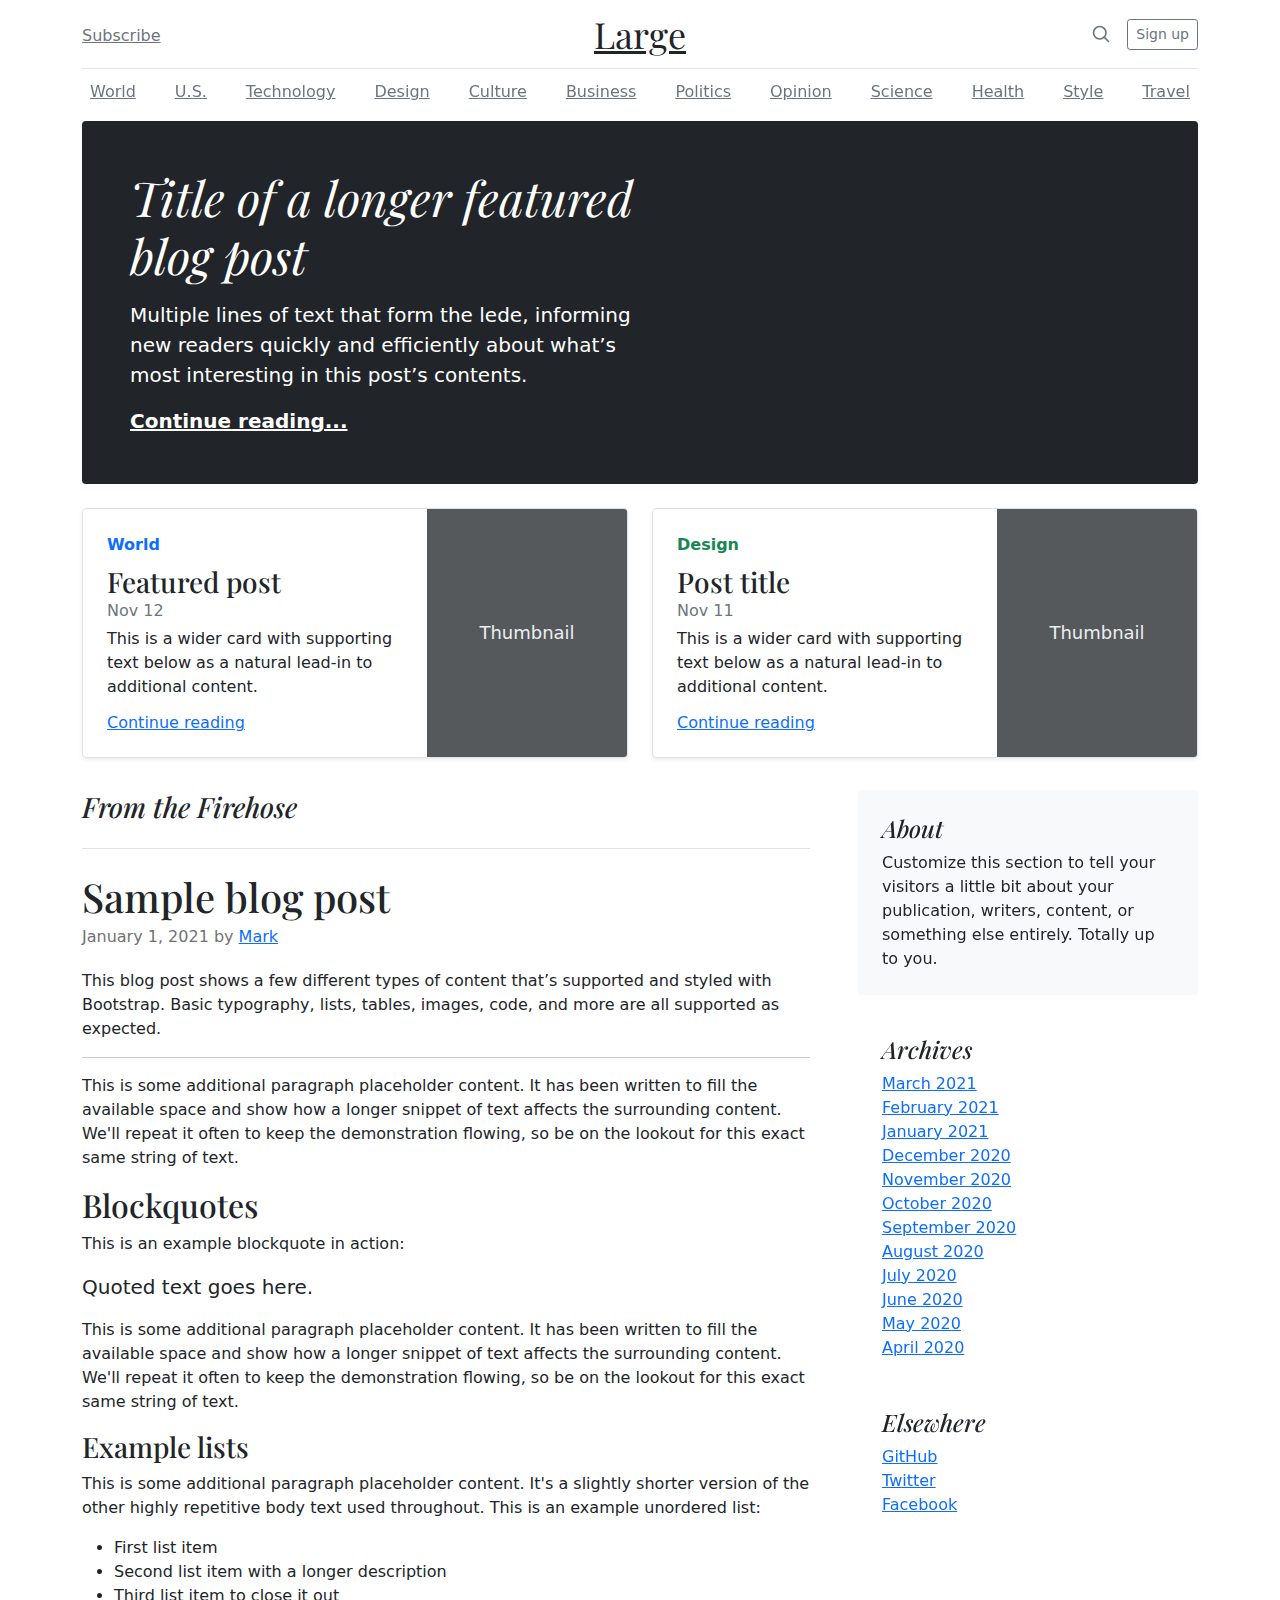
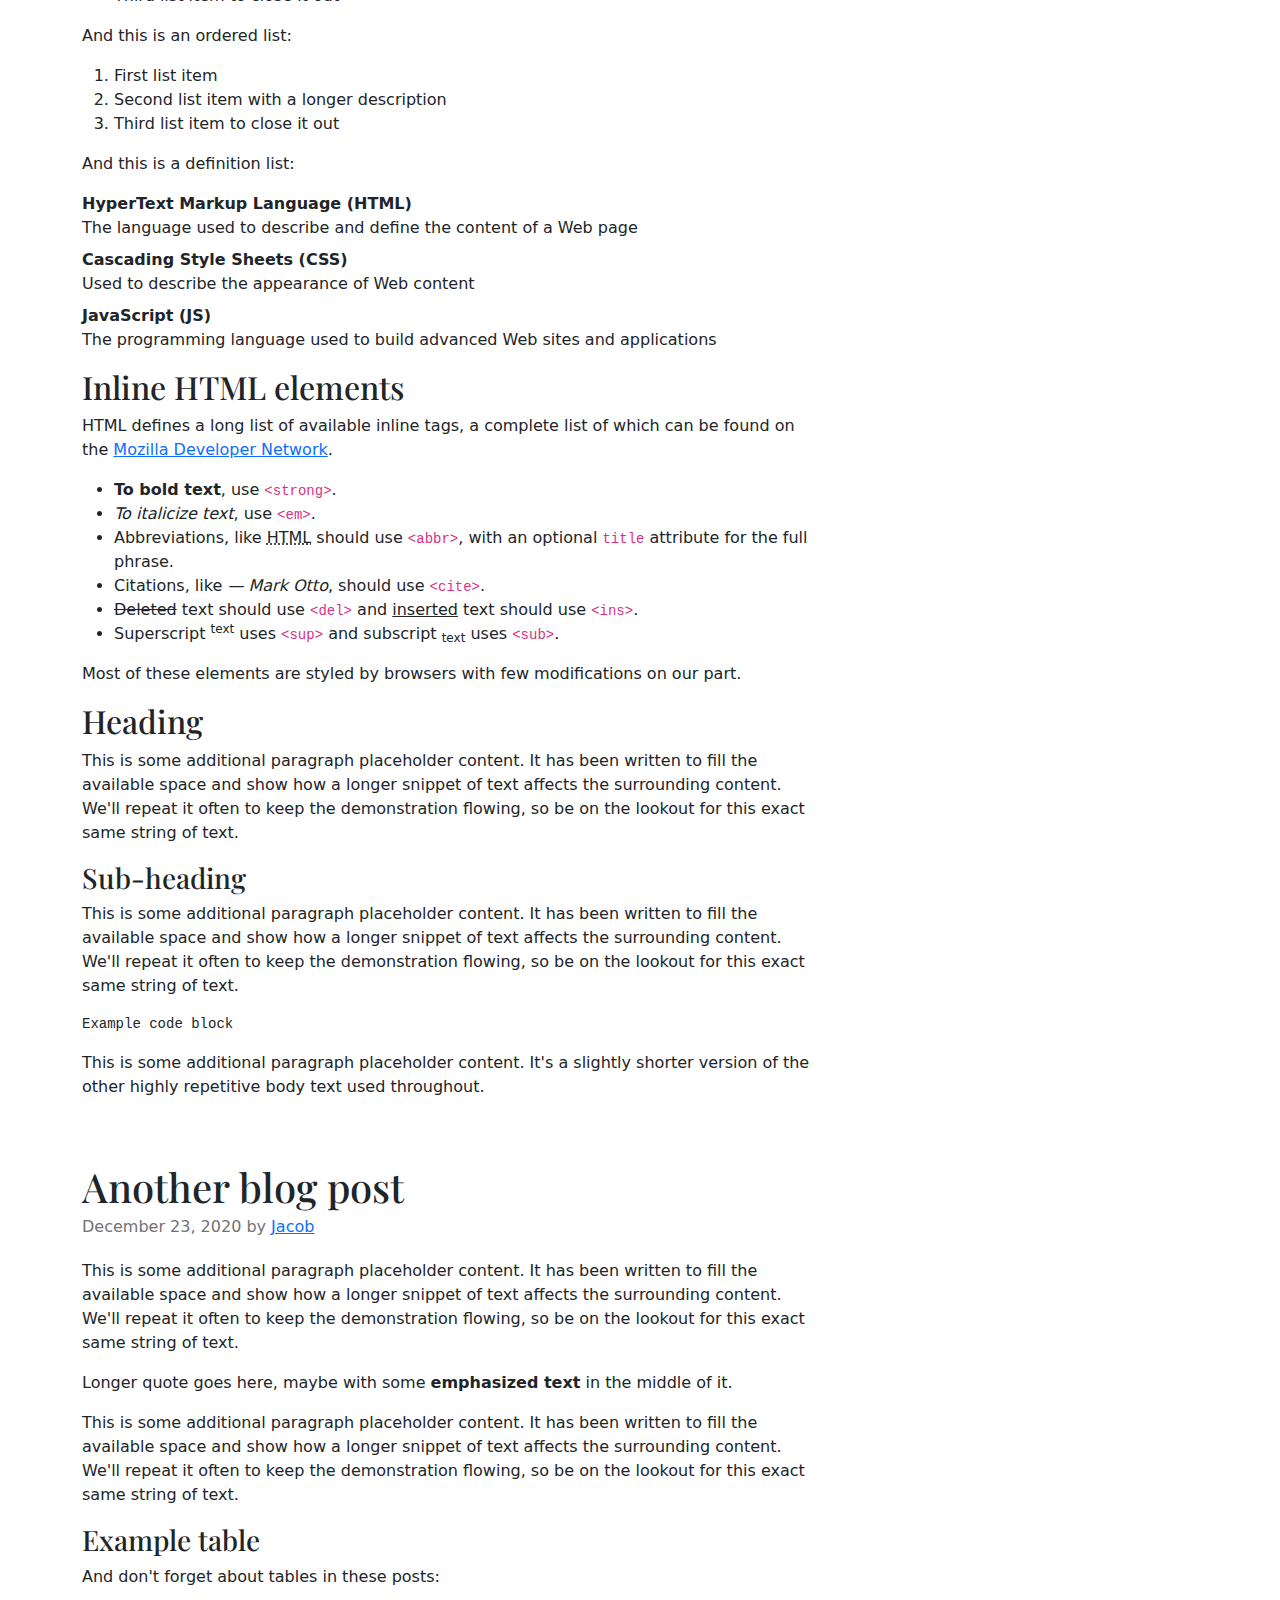
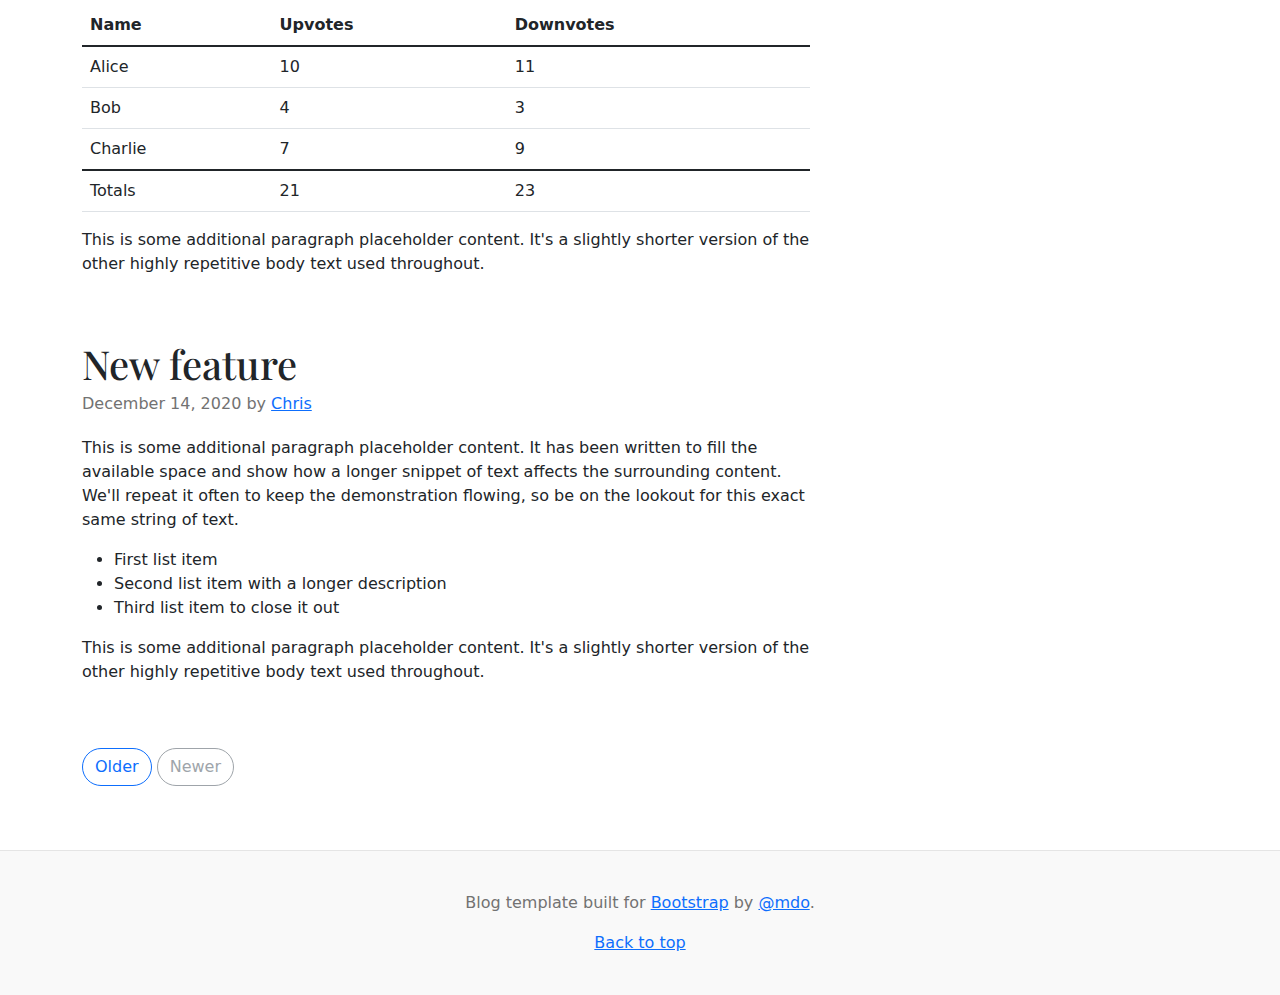
<file: vendor/bootstrap-5.1.3-examples/blog/index.html>
<!doctype html>
<html lang="en">
  <head>
    <meta charset="utf-8">
    <meta name="viewport" content="width=device-width, initial-scale=1">
    <meta name="description" content="">
    <meta name="author" content="Mark Otto, Jacob Thornton, and Bootstrap contributors">
    <meta name="generator" content="Hugo 0.88.1">
    <title>Blog Template · Bootstrap v5.1</title>

    <link rel="canonical" href="https://getbootstrap.com/docs/5.1/examples/blog/">

    

    <!-- Bootstrap core CSS -->
<link href="../assets/dist/css/bootstrap.min.css" rel="stylesheet">

    <style>
      .bd-placeholder-img {
        font-size: 1.125rem;
        text-anchor: middle;
        -webkit-user-select: none;
        -moz-user-select: none;
        user-select: none;
      }

      @media (min-width: 768px) {
        .bd-placeholder-img-lg {
          font-size: 3.5rem;
        }
      }
    </style>

    
    <!-- Custom styles for this template -->
    <link href="https://fonts.googleapis.com/css?family=Playfair&#43;Display:700,900&amp;display=swap" rel="stylesheet">
    <!-- Custom styles for this template -->
    <link href="blog.css" rel="stylesheet">
  </head>
  <body>
    
<div class="container">
  <header class="blog-header py-3">
    <div class="row flex-nowrap justify-content-between align-items-center">
      <div class="col-4 pt-1">
        <a class="link-secondary" href="#">Subscribe</a>
      </div>
      <div class="col-4 text-center">
        <a class="blog-header-logo text-dark" href="#">Large</a>
      </div>
      <div class="col-4 d-flex justify-content-end align-items-center">
        <a class="link-secondary" href="#" aria-label="Search">
          <svg xmlns="http://www.w3.org/2000/svg" width="20" height="20" fill="none" stroke="currentColor" stroke-linecap="round" stroke-linejoin="round" stroke-width="2" class="mx-3" role="img" viewBox="0 0 24 24"><title>Search</title><circle cx="10.5" cy="10.5" r="7.5"/><path d="M21 21l-5.2-5.2"/></svg>
        </a>
        <a class="btn btn-sm btn-outline-secondary" href="#">Sign up</a>
      </div>
    </div>
  </header>

  <div class="nav-scroller py-1 mb-2">
    <nav class="nav d-flex justify-content-between">
      <a class="p-2 link-secondary" href="#">World</a>
      <a class="p-2 link-secondary" href="#">U.S.</a>
      <a class="p-2 link-secondary" href="#">Technology</a>
      <a class="p-2 link-secondary" href="#">Design</a>
      <a class="p-2 link-secondary" href="#">Culture</a>
      <a class="p-2 link-secondary" href="#">Business</a>
      <a class="p-2 link-secondary" href="#">Politics</a>
      <a class="p-2 link-secondary" href="#">Opinion</a>
      <a class="p-2 link-secondary" href="#">Science</a>
      <a class="p-2 link-secondary" href="#">Health</a>
      <a class="p-2 link-secondary" href="#">Style</a>
      <a class="p-2 link-secondary" href="#">Travel</a>
    </nav>
  </div>
</div>

<main class="container">
  <div class="p-4 p-md-5 mb-4 text-white rounded bg-dark">
    <div class="col-md-6 px-0">
      <h1 class="display-4 fst-italic">Title of a longer featured blog post</h1>
      <p class="lead my-3">Multiple lines of text that form the lede, informing new readers quickly and efficiently about what’s most interesting in this post’s contents.</p>
      <p class="lead mb-0"><a href="#" class="text-white fw-bold">Continue reading...</a></p>
    </div>
  </div>

  <div class="row mb-2">
    <div class="col-md-6">
      <div class="row g-0 border rounded overflow-hidden flex-md-row mb-4 shadow-sm h-md-250 position-relative">
        <div class="col p-4 d-flex flex-column position-static">
          <strong class="d-inline-block mb-2 text-primary">World</strong>
          <h3 class="mb-0">Featured post</h3>
          <div class="mb-1 text-muted">Nov 12</div>
          <p class="card-text mb-auto">This is a wider card with supporting text below as a natural lead-in to additional content.</p>
          <a href="#" class="stretched-link">Continue reading</a>
        </div>
        <div class="col-auto d-none d-lg-block">
          <svg class="bd-placeholder-img" width="200" height="250" xmlns="http://www.w3.org/2000/svg" role="img" aria-label="Placeholder: Thumbnail" preserveAspectRatio="xMidYMid slice" focusable="false"><title>Placeholder</title><rect width="100%" height="100%" fill="#55595c"/><text x="50%" y="50%" fill="#eceeef" dy=".3em">Thumbnail</text></svg>

        </div>
      </div>
    </div>
    <div class="col-md-6">
      <div class="row g-0 border rounded overflow-hidden flex-md-row mb-4 shadow-sm h-md-250 position-relative">
        <div class="col p-4 d-flex flex-column position-static">
          <strong class="d-inline-block mb-2 text-success">Design</strong>
          <h3 class="mb-0">Post title</h3>
          <div class="mb-1 text-muted">Nov 11</div>
          <p class="mb-auto">This is a wider card with supporting text below as a natural lead-in to additional content.</p>
          <a href="#" class="stretched-link">Continue reading</a>
        </div>
        <div class="col-auto d-none d-lg-block">
          <svg class="bd-placeholder-img" width="200" height="250" xmlns="http://www.w3.org/2000/svg" role="img" aria-label="Placeholder: Thumbnail" preserveAspectRatio="xMidYMid slice" focusable="false"><title>Placeholder</title><rect width="100%" height="100%" fill="#55595c"/><text x="50%" y="50%" fill="#eceeef" dy=".3em">Thumbnail</text></svg>

        </div>
      </div>
    </div>
  </div>

  <div class="row g-5">
    <div class="col-md-8">
      <h3 class="pb-4 mb-4 fst-italic border-bottom">
        From the Firehose
      </h3>

      <article class="blog-post">
        <h2 class="blog-post-title">Sample blog post</h2>
        <p class="blog-post-meta">January 1, 2021 by <a href="#">Mark</a></p>

        <p>This blog post shows a few different types of content that’s supported and styled with Bootstrap. Basic typography, lists, tables, images, code, and more are all supported as expected.</p>
        <hr>
        <p>This is some additional paragraph placeholder content. It has been written to fill the available space and show how a longer snippet of text affects the surrounding content. We'll repeat it often to keep the demonstration flowing, so be on the lookout for this exact same string of text.</p>
        <h2>Blockquotes</h2>
        <p>This is an example blockquote in action:</p>
        <blockquote class="blockquote">
          <p>Quoted text goes here.</p>
        </blockquote>
        <p>This is some additional paragraph placeholder content. It has been written to fill the available space and show how a longer snippet of text affects the surrounding content. We'll repeat it often to keep the demonstration flowing, so be on the lookout for this exact same string of text.</p>
        <h3>Example lists</h3>
        <p>This is some additional paragraph placeholder content. It's a slightly shorter version of the other highly repetitive body text used throughout. This is an example unordered list:</p>
        <ul>
          <li>First list item</li>
          <li>Second list item with a longer description</li>
          <li>Third list item to close it out</li>
        </ul>
        <p>And this is an ordered list:</p>
        <ol>
          <li>First list item</li>
          <li>Second list item with a longer description</li>
          <li>Third list item to close it out</li>
        </ol>
        <p>And this is a definition list:</p>
        <dl>
          <dt>HyperText Markup Language (HTML)</dt>
          <dd>The language used to describe and define the content of a Web page</dd>
          <dt>Cascading Style Sheets (CSS)</dt>
          <dd>Used to describe the appearance of Web content</dd>
          <dt>JavaScript (JS)</dt>
          <dd>The programming language used to build advanced Web sites and applications</dd>
        </dl>
        <h2>Inline HTML elements</h2>
        <p>HTML defines a long list of available inline tags, a complete list of which can be found on the <a href="https://developer.mozilla.org/en-US/docs/Web/HTML/Element">Mozilla Developer Network</a>.</p>
        <ul>
          <li><strong>To bold text</strong>, use <code class="language-plaintext highlighter-rouge">&lt;strong&gt;</code>.</li>
          <li><em>To italicize text</em>, use <code class="language-plaintext highlighter-rouge">&lt;em&gt;</code>.</li>
          <li>Abbreviations, like <abbr title="HyperText Markup Langage">HTML</abbr> should use <code class="language-plaintext highlighter-rouge">&lt;abbr&gt;</code>, with an optional <code class="language-plaintext highlighter-rouge">title</code> attribute for the full phrase.</li>
          <li>Citations, like <cite>— Mark Otto</cite>, should use <code class="language-plaintext highlighter-rouge">&lt;cite&gt;</code>.</li>
          <li><del>Deleted</del> text should use <code class="language-plaintext highlighter-rouge">&lt;del&gt;</code> and <ins>inserted</ins> text should use <code class="language-plaintext highlighter-rouge">&lt;ins&gt;</code>.</li>
          <li>Superscript <sup>text</sup> uses <code class="language-plaintext highlighter-rouge">&lt;sup&gt;</code> and subscript <sub>text</sub> uses <code class="language-plaintext highlighter-rouge">&lt;sub&gt;</code>.</li>
        </ul>
        <p>Most of these elements are styled by browsers with few modifications on our part.</p>
        <h2>Heading</h2>
        <p>This is some additional paragraph placeholder content. It has been written to fill the available space and show how a longer snippet of text affects the surrounding content. We'll repeat it often to keep the demonstration flowing, so be on the lookout for this exact same string of text.</p>
        <h3>Sub-heading</h3>
        <p>This is some additional paragraph placeholder content. It has been written to fill the available space and show how a longer snippet of text affects the surrounding content. We'll repeat it often to keep the demonstration flowing, so be on the lookout for this exact same string of text.</p>
        <pre><code>Example code block</code></pre>
        <p>This is some additional paragraph placeholder content. It's a slightly shorter version of the other highly repetitive body text used throughout.</p>
      </article>

      <article class="blog-post">
        <h2 class="blog-post-title">Another blog post</h2>
        <p class="blog-post-meta">December 23, 2020 by <a href="#">Jacob</a></p>

        <p>This is some additional paragraph placeholder content. It has been written to fill the available space and show how a longer snippet of text affects the surrounding content. We'll repeat it often to keep the demonstration flowing, so be on the lookout for this exact same string of text.</p>
        <blockquote>
          <p>Longer quote goes here, maybe with some <strong>emphasized text</strong> in the middle of it.</p>
        </blockquote>
        <p>This is some additional paragraph placeholder content. It has been written to fill the available space and show how a longer snippet of text affects the surrounding content. We'll repeat it often to keep the demonstration flowing, so be on the lookout for this exact same string of text.</p>
        <h3>Example table</h3>
        <p>And don't forget about tables in these posts:</p>
        <table class="table">
          <thead>
            <tr>
              <th>Name</th>
              <th>Upvotes</th>
              <th>Downvotes</th>
            </tr>
          </thead>
          <tbody>
            <tr>
              <td>Alice</td>
              <td>10</td>
              <td>11</td>
            </tr>
            <tr>
              <td>Bob</td>
              <td>4</td>
              <td>3</td>
            </tr>
            <tr>
              <td>Charlie</td>
              <td>7</td>
              <td>9</td>
            </tr>
          </tbody>
          <tfoot>
            <tr>
              <td>Totals</td>
              <td>21</td>
              <td>23</td>
            </tr>
          </tfoot>
        </table>

        <p>This is some additional paragraph placeholder content. It's a slightly shorter version of the other highly repetitive body text used throughout.</p>
      </article>

      <article class="blog-post">
        <h2 class="blog-post-title">New feature</h2>
        <p class="blog-post-meta">December 14, 2020 by <a href="#">Chris</a></p>

        <p>This is some additional paragraph placeholder content. It has been written to fill the available space and show how a longer snippet of text affects the surrounding content. We'll repeat it often to keep the demonstration flowing, so be on the lookout for this exact same string of text.</p>
        <ul>
          <li>First list item</li>
          <li>Second list item with a longer description</li>
          <li>Third list item to close it out</li>
        </ul>
        <p>This is some additional paragraph placeholder content. It's a slightly shorter version of the other highly repetitive body text used throughout.</p>
      </article>

      <nav class="blog-pagination" aria-label="Pagination">
        <a class="btn btn-outline-primary" href="#">Older</a>
        <a class="btn btn-outline-secondary disabled">Newer</a>
      </nav>

    </div>

    <div class="col-md-4">
      <div class="position-sticky" style="top: 2rem;">
        <div class="p-4 mb-3 bg-light rounded">
          <h4 class="fst-italic">About</h4>
          <p class="mb-0">Customize this section to tell your visitors a little bit about your publication, writers, content, or something else entirely. Totally up to you.</p>
        </div>

        <div class="p-4">
          <h4 class="fst-italic">Archives</h4>
          <ol class="list-unstyled mb-0">
            <li><a href="#">March 2021</a></li>
            <li><a href="#">February 2021</a></li>
            <li><a href="#">January 2021</a></li>
            <li><a href="#">December 2020</a></li>
            <li><a href="#">November 2020</a></li>
            <li><a href="#">October 2020</a></li>
            <li><a href="#">September 2020</a></li>
            <li><a href="#">August 2020</a></li>
            <li><a href="#">July 2020</a></li>
            <li><a href="#">June 2020</a></li>
            <li><a href="#">May 2020</a></li>
            <li><a href="#">April 2020</a></li>
          </ol>
        </div>

        <div class="p-4">
          <h4 class="fst-italic">Elsewhere</h4>
          <ol class="list-unstyled">
            <li><a href="#">GitHub</a></li>
            <li><a href="#">Twitter</a></li>
            <li><a href="#">Facebook</a></li>
          </ol>
        </div>
      </div>
    </div>
  </div>

</main>

<footer class="blog-footer">
  <p>Blog template built for <a href="https://getbootstrap.com/">Bootstrap</a> by <a href="https://twitter.com/mdo">@mdo</a>.</p>
  <p>
    <a href="#">Back to top</a>
  </p>
</footer>


    
  </body>
</html>
</file>
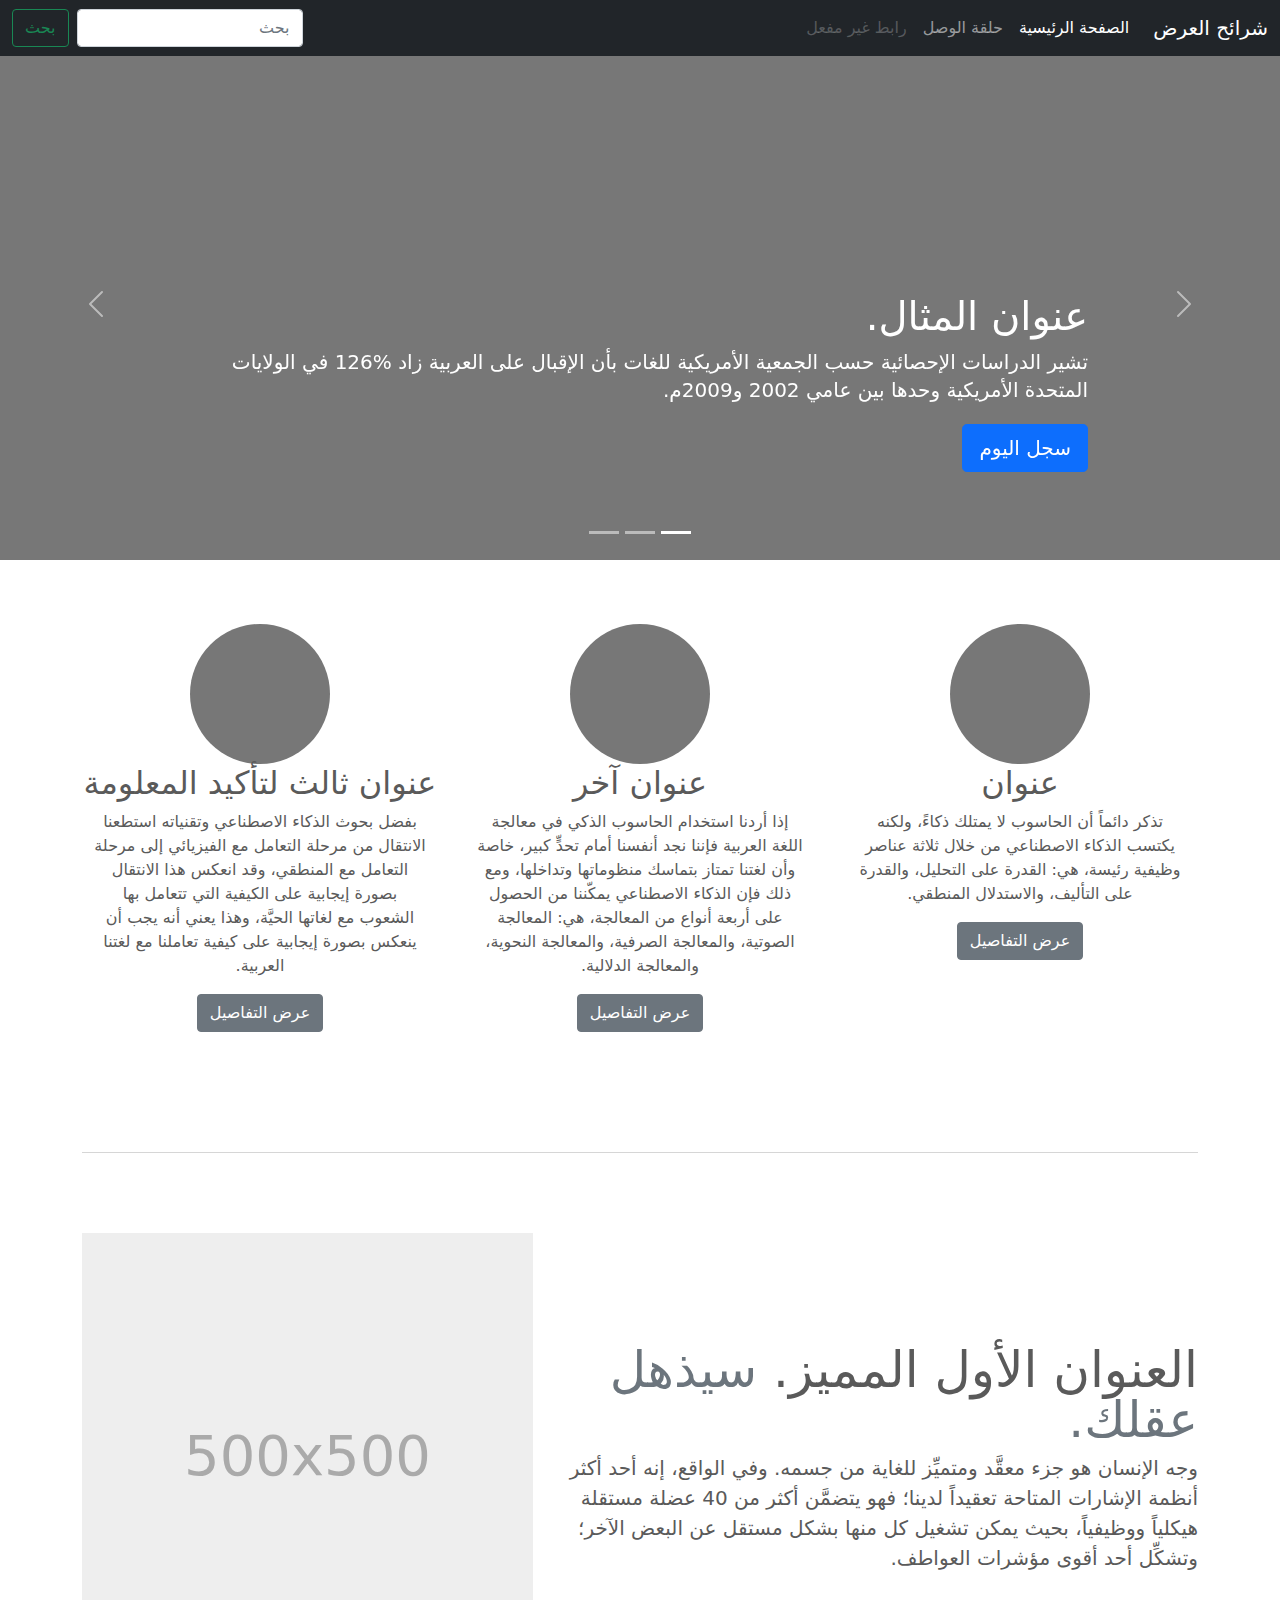
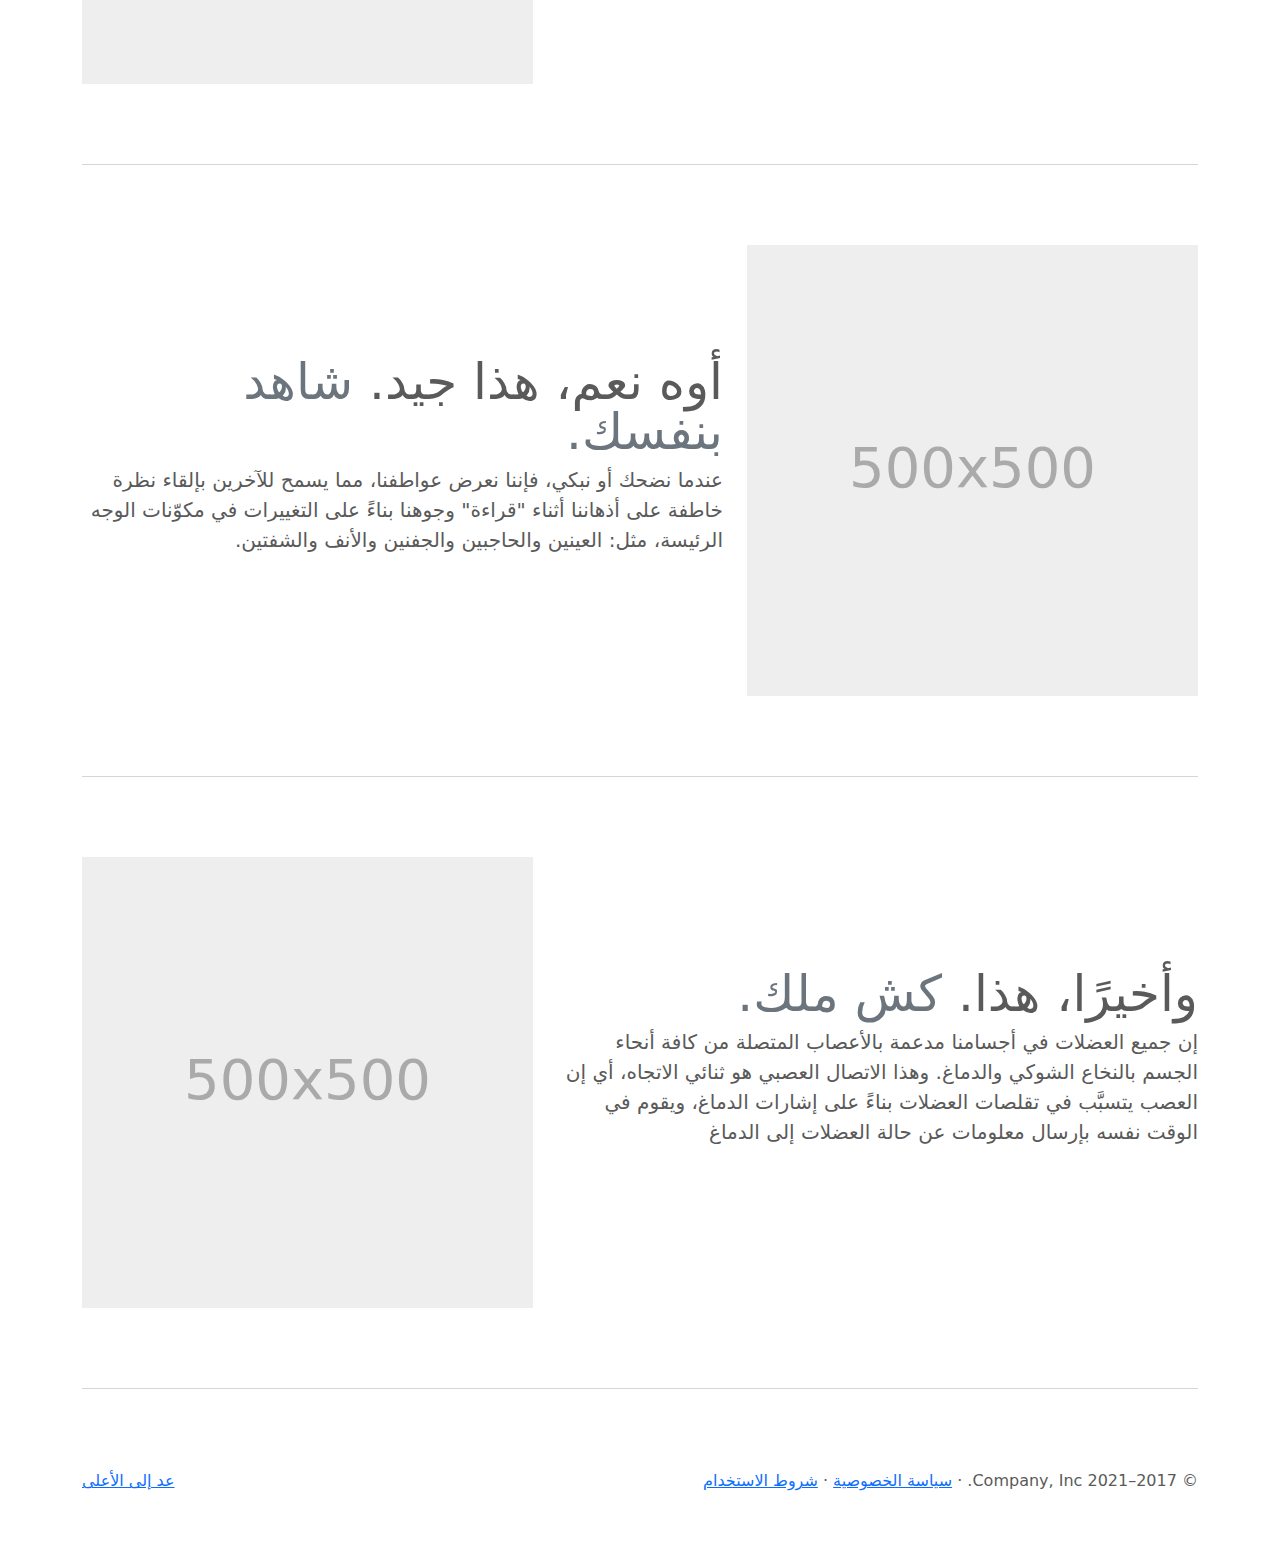
<file: vendor/bootstrap-5.1.3-examples/carousel-rtl/index.html>
<!doctype html>
<html lang="ar" dir="rtl">
  <head>
    <meta charset="utf-8">
    <meta name="viewport" content="width=device-width, initial-scale=1">
    <meta name="description" content="">
    <meta name="author" content="Mark Otto, Jacob Thornton, and Bootstrap contributors">
    <meta name="generator" content="Hugo 0.88.1">
    <title>قالب  شرائح العرض · Bootstrap v5.1</title>

    <link rel="canonical" href="https://getbootstrap.com/docs/5.1/examples/carousel-rtl/">

    

    <!-- Bootstrap core CSS -->
<link href="../assets/dist/css/bootstrap.rtl.min.css" rel="stylesheet">

    <style>
      .bd-placeholder-img {
        font-size: 1.125rem;
        text-anchor: middle;
        -webkit-user-select: none;
        -moz-user-select: none;
        user-select: none;
      }

      @media (min-width: 768px) {
        .bd-placeholder-img-lg {
          font-size: 3.5rem;
        }
      }
    </style>

    
    <!-- Custom styles for this template -->
    <link href="../carousel/carousel.rtl.css" rel="stylesheet">
  </head>
  <body>
    
<header>
  <nav class="navbar navbar-expand-md navbar-dark fixed-top bg-dark">
    <div class="container-fluid">
      <a class="navbar-brand" href="#">شرائح العرض</a>
      <button class="navbar-toggler" type="button" data-bs-toggle="collapse" data-bs-target="#navbarCollapse" aria-controls="navbarCollapse" aria-expanded="false" aria-label="تبديل التنقل">
        <span class="navbar-toggler-icon"></span>
      </button>
      <div class="collapse navbar-collapse" id="navbarCollapse">
        <ul class="navbar-nav me-auto mb-2 mb-md-0">
          <li class="nav-item">
            <a class="nav-link active" aria-current="page" href="#">الصفحة الرئيسية</a>
          </li>
          <li class="nav-item">
            <a class="nav-link" href="#">حلقة الوصل</a>
          </li>
          <li class="nav-item">
            <a class="nav-link disabled">رابط غير مفعل</a>
          </li>
        </ul>
        <form class="d-flex">
          <input class="form-control me-2" type="search" placeholder="بحث" aria-label="بحث">
          <button class="btn btn-outline-success" type="submit">بحث</button>
        </form>
      </div>
    </div>
  </nav>
</header>

<main>

  <div id="myCarousel" class="carousel slide" data-bs-ride="carousel">
    <div class="carousel-indicators">
      <button type="button" data-bs-target="#myCarousel" data-bs-slide-to="0" class="active" aria-current="true" aria-label="Slide 1"></button>
      <button type="button" data-bs-target="#myCarousel" data-bs-slide-to="1" aria-label="Slide 2"></button>
      <button type="button" data-bs-target="#myCarousel" data-bs-slide-to="2" aria-label="Slide 3"></button>
    </div>
    <div class="carousel-inner">
      <div class="carousel-item active">
        <svg class="bd-placeholder-img" width="100%" height="100%" xmlns="http://www.w3.org/2000/svg" aria-hidden="true" preserveAspectRatio="xMidYMid slice" focusable="false"><rect width="100%" height="100%" fill="#777"/></svg>

        <div class="container">
          <div class="carousel-caption text-start">
            <h1>عنوان المثال.</h1>
            <p>تشير الدراسات الإحصائية حسب الجمعية الأمريكية للغات بأن الإقبال على العربية زاد %126 في الولايات المتحدة الأمريكية وحدها بين عامي 2002 و2009م.</p>
            <p><a class="btn btn-lg btn-primary" href="#">سجل اليوم</a></p>
          </div>
        </div>
      </div>
      <div class="carousel-item">
        <svg class="bd-placeholder-img" width="100%" height="100%" xmlns="http://www.w3.org/2000/svg" aria-hidden="true" preserveAspectRatio="xMidYMid slice" focusable="false"><rect width="100%" height="100%" fill="#777"/></svg>

        <div class="container">
          <div class="carousel-caption">
            <h1>عنوان مثال آخر.</h1>
            <p>حسب المجلس الثقافي البريطاني فإن تعليم الإنجليزية داخل بريطانيا يسهم في تعزيز اقتصادها بما يتجاوز ملياري جنيه سنوياً، كما أنه وفر أكثر من 26 ألف وظيفة.</p>
            <p><a class="btn btn-lg btn-primary" href="#">أعرف أكثر</a></p>
          </div>
        </div>
      </div>
      <div class="carousel-item">
        <svg class="bd-placeholder-img" width="100%" height="100%" xmlns="http://www.w3.org/2000/svg" aria-hidden="true" preserveAspectRatio="xMidYMid slice" focusable="false"><rect width="100%" height="100%" fill="#777"/></svg>

        <div class="container">
          <div class="carousel-caption text-end">
            <h1>واحد أكثر لقياس جيد.</h1>
            <p>الإحصاءات لحجم الاستثمار اللغوي خارج بريطانيا تتفاوت من سنة لأخرى إلا أن المدير التنفيذي للمجلس الثقافي البريطاني إدي بايرز يرى أن استثمار تعليم الإنجليزية في الخارج لا يحسب على المستوى المالي فحسب بل على المستوى السياسي أيضاً.</p>
            <p><a class="btn btn-lg btn-primary" href="#">تصفح المعرض</a></p>
          </div>
        </div>
      </div>
    </div>
    <button class="carousel-control-prev" type="button" data-bs-target="#myCarousel" data-bs-slide="prev">
      <span class="carousel-control-prev-icon" aria-hidden="true"></span>
      <span class="visually-hidden">السابق</span>
    </button>
    <button class="carousel-control-next" type="button" data-bs-target="#myCarousel" data-bs-slide="next">
      <span class="carousel-control-next-icon" aria-hidden="true"></span>
      <span class="visually-hidden">التالي</span>
    </button>
  </div>


  <!-- Marketing messaging and featurettes
  ================================================== -->
  <!-- Wrap the rest of the page in another container to center all the content. -->

  <div class="container marketing">

    <!-- Three columns of text below the carousel -->
    <div class="row">
      <div class="col-lg-4">
        <svg class="bd-placeholder-img rounded-circle" width="140" height="140" xmlns="http://www.w3.org/2000/svg" role="img" aria-label="Placeholder: 140x140" preserveAspectRatio="xMidYMid slice" focusable="false"><title>Placeholder</title><rect width="100%" height="100%" fill="#777"/><text x="50%" y="50%" fill="#777" dy=".3em">140x140</text></svg>

        <h2>عنوان</h2>
        <p>تذكر دائماً أن الحاسوب لا يمتلك ذكاءً، ولكنه يكتسب الذكاء الاصطناعي من خلال ثلاثة عناصر وظيفية رئيسة، هي: القدرة على التحليل، والقدرة على التأليف، والاستدلال المنطقي.</p>
        <p><a class="btn btn-secondary" href="#">عرض التفاصيل</a></p>
      </div><!-- /.col-lg-4 -->
      <div class="col-lg-4">
        <svg class="bd-placeholder-img rounded-circle" width="140" height="140" xmlns="http://www.w3.org/2000/svg" role="img" aria-label="Placeholder: 140x140" preserveAspectRatio="xMidYMid slice" focusable="false"><title>Placeholder</title><rect width="100%" height="100%" fill="#777"/><text x="50%" y="50%" fill="#777" dy=".3em">140x140</text></svg>

        <h2>عنوان آخر</h2>
        <p>إذا أردنا استخدام الحاسوب الذكي في معالجة اللغة العربية فإننا نجد أنفسنا أمام تحدٍّ كبير، خاصة وأن لغتنا تمتاز بتماسك منظوماتها وتداخلها، ومع ذلك فإن الذكاء الاصطناعي يمكّننا من الحصول على أربعة أنواع من المعالجة، هي: المعالجة الصوتية، والمعالجة الصرفية، والمعالجة النحوية، والمعالجة الدلالية.</p>
        <p><a class="btn btn-secondary" href="#">عرض التفاصيل</a></p>
      </div><!-- /.col-lg-4 -->
      <div class="col-lg-4">
        <svg class="bd-placeholder-img rounded-circle" width="140" height="140" xmlns="http://www.w3.org/2000/svg" role="img" aria-label="Placeholder: 140x140" preserveAspectRatio="xMidYMid slice" focusable="false"><title>Placeholder</title><rect width="100%" height="100%" fill="#777"/><text x="50%" y="50%" fill="#777" dy=".3em">140x140</text></svg>

        <h2>عنوان ثالث لتأكيد المعلومة</h2>
        <p>بفضل بحوث الذكاء الاصطناعي وتقنياته استطعنا الانتقال من مرحلة التعامل مع الفيزيائي إلى مرحلة التعامل مع المنطقي، وقد انعكس هذا الانتقال بصورة إيجابية على الكيفية التي تتعامل بها الشعوب مع لغاتها الحيَّة، وهذا يعني أنه يجب أن ينعكس بصورة إيجابية على كيفية تعاملنا مع لغتنا العربية.</p>
        <p><a class="btn btn-secondary" href="#">عرض التفاصيل</a></p>
      </div><!-- /.col-lg-4 -->
    </div><!-- /.row -->


    <!-- START THE FEATURETTES -->

    <hr class="featurette-divider">

    <div class="row featurette">
      <div class="col-md-7">
        <h2 class="featurette-heading">العنوان الأول المميز. <span class="text-muted"> سيذهل عقلك. </span></h2>
        <p class="lead">وجه الإنسان هو جزء معقَّد ومتميِّز للغاية من جسمه. وفي الواقع، إنه أحد أكثر أنظمة الإشارات المتاحة تعقيداً لدينا؛ فهو يتضمَّن أكثر من 40 عضلة مستقلة هيكلياً ووظيفياً، بحيث يمكن تشغيل كل منها بشكل مستقل عن البعض الآخر؛ وتشكِّل أحد أقوى مؤشرات العواطف.</p>
      </div>
      <div class="col-md-5">
        <svg class="bd-placeholder-img bd-placeholder-img-lg featurette-image img-fluid mx-auto" width="500" height="500" xmlns="http://www.w3.org/2000/svg" role="img" aria-label="Placeholder: 500x500" preserveAspectRatio="xMidYMid slice" focusable="false"><title>Placeholder</title><rect width="100%" height="100%" fill="#eee"/><text x="50%" y="50%" fill="#aaa" dy=".3em">500x500</text></svg>

      </div>
    </div>

    <hr class="featurette-divider">

    <div class="row featurette">
      <div class="col-md-7 order-md-2">
        <h2 class="featurette-heading">أوه نعم، هذا جيد. <span class="text-muted"> شاهد بنفسك. </span></h2>
        <p class="lead">عندما نضحك أو نبكي، فإننا نعرض عواطفنا، مما يسمح للآخرين بإلقاء نظرة خاطفة على أذهاننا أثناء "قراءة" وجوهنا بناءً على التغييرات في مكوّنات الوجه الرئيسة، مثل: العينين والحاجبين والجفنين والأنف والشفتين.</p>
      </div>
      <div class="col-md-5 order-md-1">
        <svg class="bd-placeholder-img bd-placeholder-img-lg featurette-image img-fluid mx-auto" width="500" height="500" xmlns="http://www.w3.org/2000/svg" role="img" aria-label="Placeholder: 500x500" preserveAspectRatio="xMidYMid slice" focusable="false"><title>Placeholder</title><rect width="100%" height="100%" fill="#eee"/><text x="50%" y="50%" fill="#aaa" dy=".3em">500x500</text></svg>

      </div>
    </div>

    <hr class="featurette-divider">

    <div class="row featurette">
      <div class="col-md-7">
        <h2 class="featurette-heading">وأخيرًا، هذا. <span class="text-muted"> كش ملك. </span></h2>
        <p class="lead">إن جميع العضلات في أجسامنا مدعمة بالأعصاب المتصلة من كافة أنحاء الجسم بالنخاع الشوكي والدماغ. وهذا الاتصال العصبي هو ثنائي الاتجاه، أي إن العصب يتسبَّب في تقلصات العضلات بناءً على إشارات الدماغ، ويقوم في الوقت نفسه بإرسال معلومات عن حالة العضلات إلى الدماغ</p>
      </div>
      <div class="col-md-5">
        <svg class="bd-placeholder-img bd-placeholder-img-lg featurette-image img-fluid mx-auto" width="500" height="500" xmlns="http://www.w3.org/2000/svg" role="img" aria-label="Placeholder: 500x500" preserveAspectRatio="xMidYMid slice" focusable="false"><title>Placeholder</title><rect width="100%" height="100%" fill="#eee"/><text x="50%" y="50%" fill="#aaa" dy=".3em">500x500</text></svg>

      </div>
    </div>

    <hr class="featurette-divider">

    <!-- /END THE FEATURETTES -->

  </div><!-- /.container -->


  <!-- FOOTER -->
  <footer class="container">
    <p class="float-end"><a href="#">عد إلى الأعلى</a></p>
    <p>&copy; 2017–2021 Company, Inc. &middot; <a href="#">سياسة الخصوصية</a> &middot; <a href="#">شروط الاستخدام</a></p>
  </footer>
</main>


    <script src="../assets/dist/js/bootstrap.bundle.min.js"></script>

      
  </body>
</html>
</file>
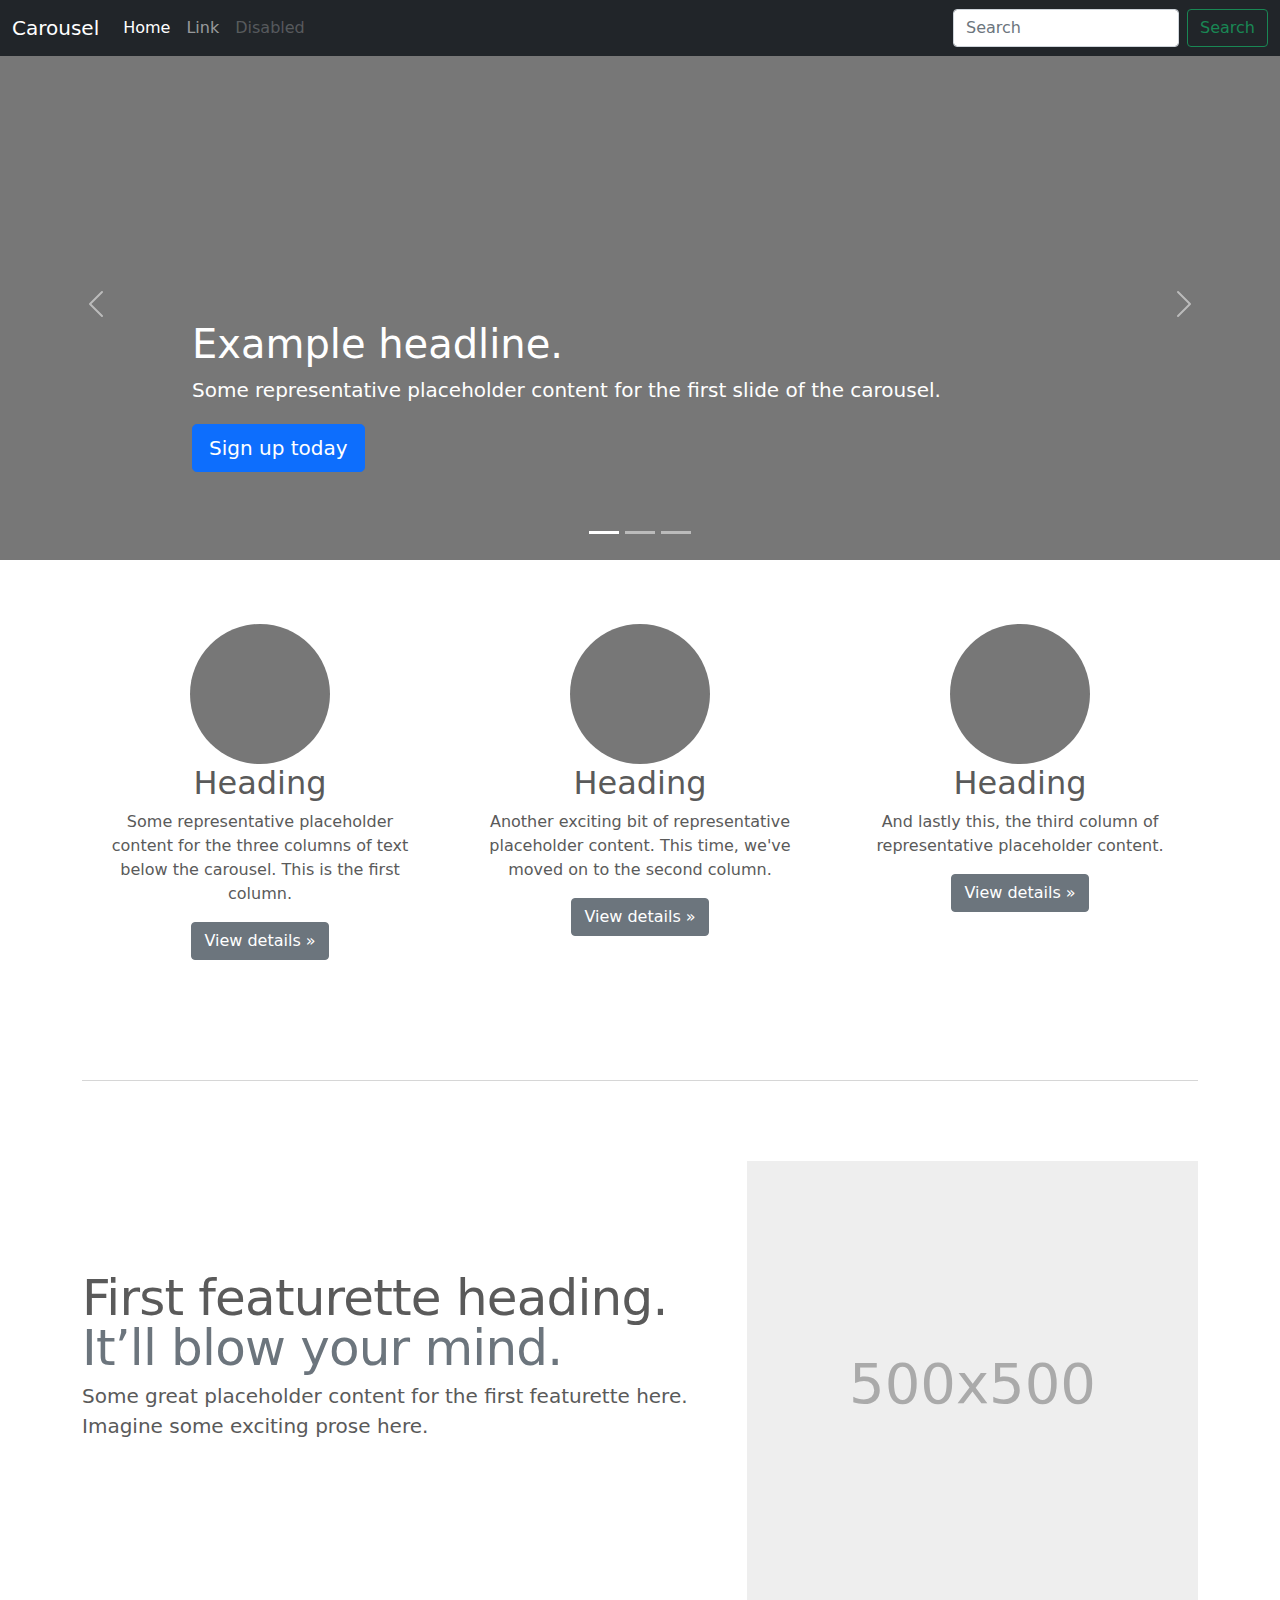
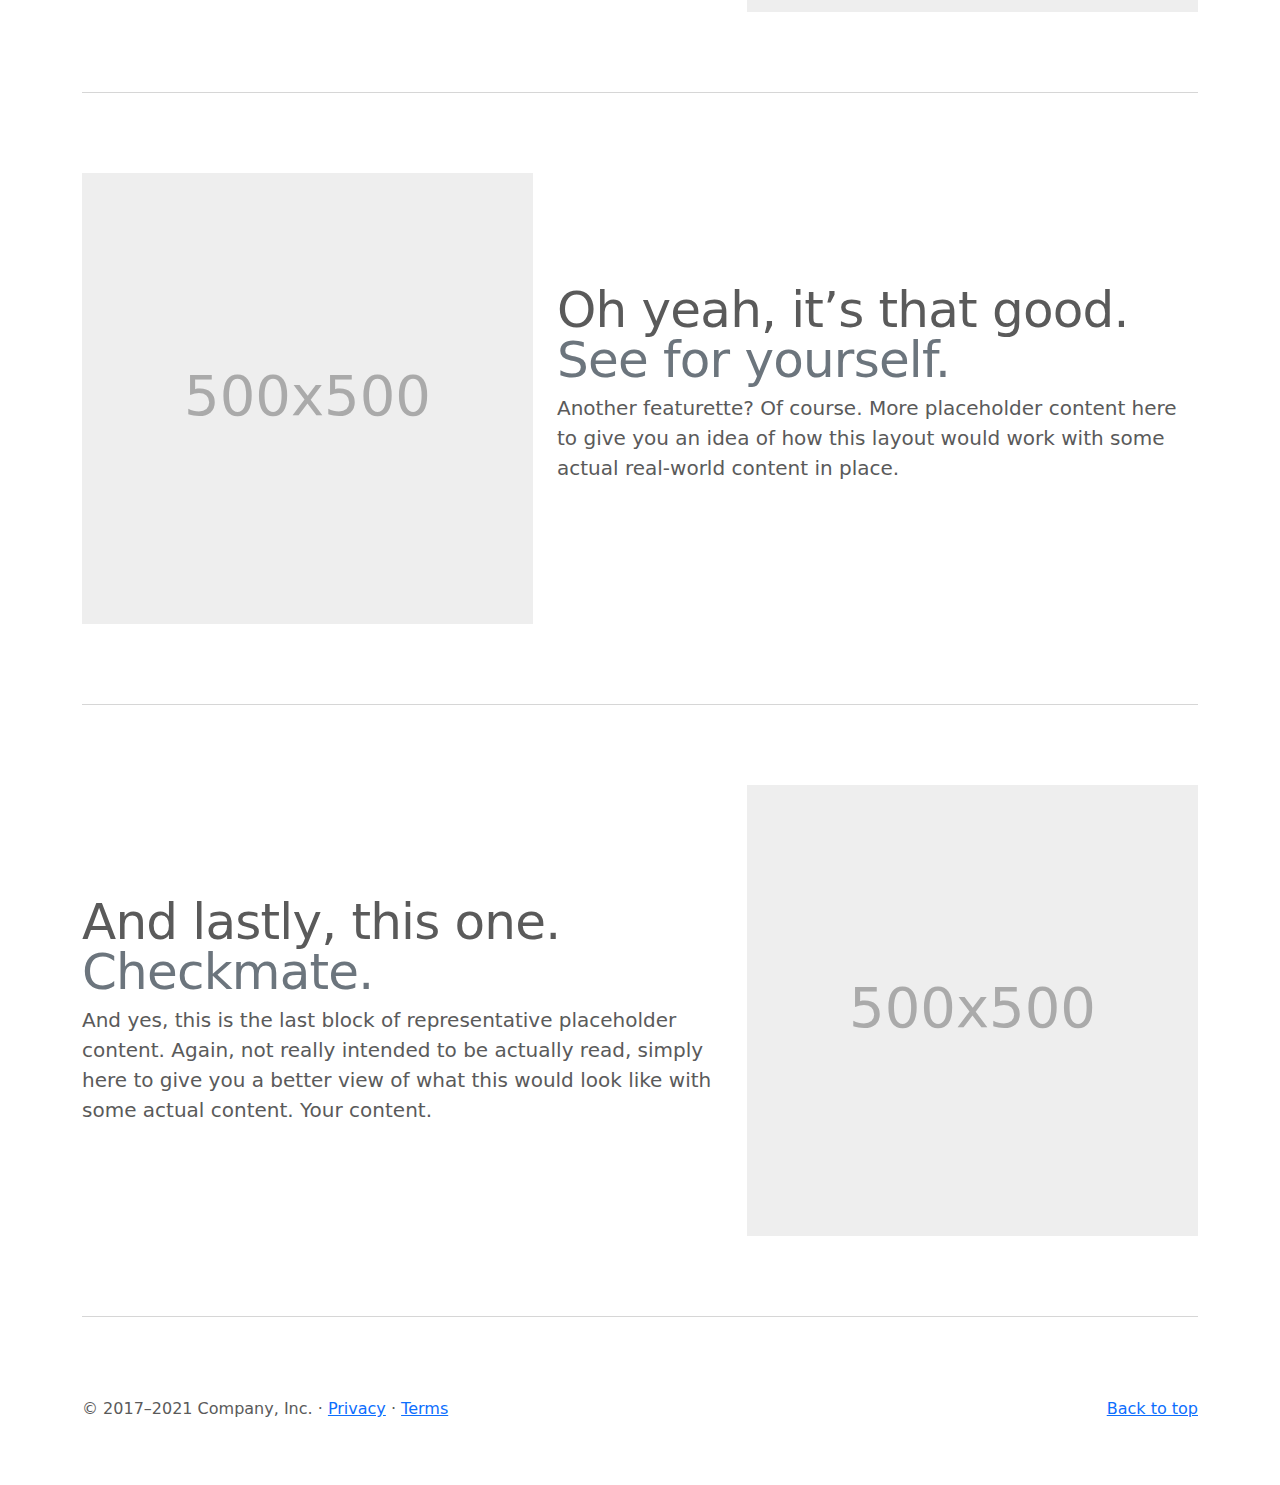
<file: vendor/bootstrap-5.1.3-examples/carousel/index.html>
<!DOCTYPE html>
<html lang="en">
  <head>
    <meta charset="utf-8" />
    <meta name="viewport" content="width=device-width, initial-scale=1" />
    <meta name="description" content="" />
    <meta
      name="author"
      content="Mark Otto, Jacob Thornton, and Bootstrap contributors"
    />
    <meta name="generator" content="Hugo 0.88.1" />
    <title>Carousel Template · Bootstrap v5.1</title>

    <link
      rel="canonical"
      href="https://getbootstrap.com/docs/5.1/examples/carousel/"
    />

    <!-- Bootstrap core CSS -->
    <link href="../assets/dist/css/bootstrap.min.css" rel="stylesheet" />

    <style>
      .bd-placeholder-img {
        font-size: 1.125rem;
        text-anchor: middle;
        -webkit-user-select: none;
        -moz-user-select: none;
        user-select: none;
      }

      @media (min-width: 768px) {
        .bd-placeholder-img-lg {
          font-size: 3.5rem;
        }
      }
    </style>

    <!-- Custom styles for this template -->
    <link href="carousel.css" rel="stylesheet" />
  </head>
  <body>
    <header>
      <nav class="navbar navbar-expand-md navbar-dark fixed-top bg-dark">
        <div class="container-fluid">
          <a class="navbar-brand" href="#">Carousel</a>
          <button
            class="navbar-toggler"
            type="button"
            data-bs-toggle="collapse"
            data-bs-target="#navbarCollapse"
            aria-controls="navbarCollapse"
            aria-expanded="false"
            aria-label="Toggle navigation"
          >
            <span class="navbar-toggler-icon"></span>
          </button>
          <div class="collapse navbar-collapse" id="navbarCollapse">
            <ul class="navbar-nav me-auto mb-2 mb-md-0">
              <li class="nav-item">
                <a class="nav-link active" aria-current="page" href="#">Home</a>
              </li>
              <li class="nav-item">
                <a class="nav-link" href="#">Link</a>
              </li>
              <li class="nav-item">
                <a class="nav-link disabled">Disabled</a>
              </li>
            </ul>
            <form class="d-flex">
              <input
                class="form-control me-2"
                type="search"
                placeholder="Search"
                aria-label="Search"
              />
              <button class="btn btn-outline-success" type="submit">
                Search
              </button>
            </form>
          </div>
        </div>
      </nav>
    </header>

    <main>
      <div id="myCarousel" class="carousel slide" data-bs-ride="carousel">
        <div class="carousel-indicators">
          <button
            type="button"
            data-bs-target="#myCarousel"
            data-bs-slide-to="0"
            class="active"
            aria-current="true"
            aria-label="Slide 1"
          ></button>
          <button
            type="button"
            data-bs-target="#myCarousel"
            data-bs-slide-to="1"
            aria-label="Slide 2"
          ></button>
          <button
            type="button"
            data-bs-target="#myCarousel"
            data-bs-slide-to="2"
            aria-label="Slide 3"
          ></button>
        </div>
        <div class="carousel-inner">
          <div class="carousel-item active">
            <svg
              class="bd-placeholder-img"
              width="100%"
              height="100%"
              xmlns="http://www.w3.org/2000/svg"
              aria-hidden="true"
              preserveAspectRatio="xMidYMid slice"
              focusable="false"
            >
              <rect width="100%" height="100%" fill="#777" />
            </svg>

            <div class="container">
              <div class="carousel-caption text-start">
                <h1>Example headline.</h1>
                <p>
                  Some representative placeholder content for the first slide of
                  the carousel.
                </p>
                <p>
                  <a class="btn btn-lg btn-primary" href="#">Sign up today</a>
                </p>
              </div>
            </div>
          </div>
          <div class="carousel-item">
            <svg
              class="bd-placeholder-img"
              width="100%"
              height="100%"
              xmlns="http://www.w3.org/2000/svg"
              aria-hidden="true"
              preserveAspectRatio="xMidYMid slice"
              focusable="false"
            >
              <rect width="100%" height="100%" fill="#777" />
            </svg>

            <div class="container">
              <div class="carousel-caption">
                <h1>Another example headline.</h1>
                <p>
                  Some representative placeholder content for the second slide
                  of the carousel.
                </p>
                <p><a class="btn btn-lg btn-primary" href="#">Learn more</a></p>
              </div>
            </div>
          </div>
          <div class="carousel-item">
            <svg
              class="bd-placeholder-img"
              width="100%"
              height="100%"
              xmlns="http://www.w3.org/2000/svg"
              aria-hidden="true"
              preserveAspectRatio="xMidYMid slice"
              focusable="false"
            >
              <rect width="100%" height="100%" fill="#777" />
            </svg>

            <div class="container">
              <div class="carousel-caption text-end">
                <h1>One more for good measure.</h1>
                <p>
                  Some representative placeholder content for the third slide of
                  this carousel.
                </p>
                <p>
                  <a class="btn btn-lg btn-primary" href="#">Browse gallery</a>
                </p>
              </div>
            </div>
          </div>
        </div>
        <button
          class="carousel-control-prev"
          type="button"
          data-bs-target="#myCarousel"
          data-bs-slide="prev"
        >
          <span class="carousel-control-prev-icon" aria-hidden="true"></span>
          <span class="visually-hidden">Previous</span>
        </button>
        <button
          class="carousel-control-next"
          type="button"
          data-bs-target="#myCarousel"
          data-bs-slide="next"
        >
          <span class="carousel-control-next-icon" aria-hidden="true"></span>
          <span class="visually-hidden">Next</span>
        </button>
      </div>

      <!-- Marketing messaging and featurettes
  ================================================== -->
      <!-- Wrap the rest of the page in another container to center all the content. -->

      <div class="container marketing">
        <!-- Three columns of text below the carousel -->
        <div class="row">
          <div class="col-lg-4">
            <svg
              class="bd-placeholder-img rounded-circle"
              width="140"
              height="140"
              xmlns="http://www.w3.org/2000/svg"
              role="img"
              aria-label="Placeholder: 140x140"
              preserveAspectRatio="xMidYMid slice"
              focusable="false"
            >
              <title>Placeholder</title>
              <rect width="100%" height="100%" fill="#777" />
              <text x="50%" y="50%" fill="#777" dy=".3em">140x140</text>
            </svg>

            <h2>Heading</h2>
            <p>
              Some representative placeholder content for the three columns of
              text below the carousel. This is the first column.
            </p>
            <p>
              <a class="btn btn-secondary" href="#">View details &raquo;</a>
            </p>
          </div>
          <!-- /.col-lg-4 -->
          <div class="col-lg-4">
            <svg
              class="bd-placeholder-img rounded-circle"
              width="140"
              height="140"
              xmlns="http://www.w3.org/2000/svg"
              role="img"
              aria-label="Placeholder: 140x140"
              preserveAspectRatio="xMidYMid slice"
              focusable="false"
            >
              <title>Placeholder</title>
              <rect width="100%" height="100%" fill="#777" />
              <text x="50%" y="50%" fill="#777" dy=".3em">140x140</text>
            </svg>

            <h2>Heading</h2>
            <p>
              Another exciting bit of representative placeholder content. This
              time, we've moved on to the second column.
            </p>
            <p>
              <a class="btn btn-secondary" href="#">View details &raquo;</a>
            </p>
          </div>
          <!-- /.col-lg-4 -->
          <div class="col-lg-4">
            <svg
              class="bd-placeholder-img rounded-circle"
              width="140"
              height="140"
              xmlns="http://www.w3.org/2000/svg"
              role="img"
              aria-label="Placeholder: 140x140"
              preserveAspectRatio="xMidYMid slice"
              focusable="false"
            >
              <title>Placeholder</title>
              <rect width="100%" height="100%" fill="#777" />
              <text x="50%" y="50%" fill="#777" dy=".3em">140x140</text>
            </svg>

            <h2>Heading</h2>
            <p>
              And lastly this, the third column of representative placeholder
              content.
            </p>
            <p>
              <a class="btn btn-secondary" href="#">View details &raquo;</a>
            </p>
          </div>
          <!-- /.col-lg-4 -->
        </div>
        <!-- /.row -->

        <!-- START THE FEATURETTES -->

        <hr class="featurette-divider" />

        <div class="row featurette">
          <div class="col-md-7">
            <h2 class="featurette-heading">
              First featurette heading.
              <span class="text-muted">It’ll blow your mind.</span>
            </h2>
            <p class="lead">
              Some great placeholder content for the first featurette here.
              Imagine some exciting prose here.
            </p>
          </div>
          <div class="col-md-5">
            <svg
              class="bd-placeholder-img bd-placeholder-img-lg featurette-image img-fluid mx-auto"
              width="500"
              height="500"
              xmlns="http://www.w3.org/2000/svg"
              role="img"
              aria-label="Placeholder: 500x500"
              preserveAspectRatio="xMidYMid slice"
              focusable="false"
            >
              <title>Placeholder</title>
              <rect width="100%" height="100%" fill="#eee" />
              <text x="50%" y="50%" fill="#aaa" dy=".3em">500x500</text>
            </svg>
          </div>
        </div>

        <hr class="featurette-divider" />

        <div class="row featurette">
          <div class="col-md-7 order-md-2">
            <h2 class="featurette-heading">
              Oh yeah, it’s that good.
              <span class="text-muted">See for yourself.</span>
            </h2>
            <p class="lead">
              Another featurette? Of course. More placeholder content here to
              give you an idea of how this layout would work with some actual
              real-world content in place.
            </p>
          </div>
          <div class="col-md-5 order-md-1">
            <svg
              class="bd-placeholder-img bd-placeholder-img-lg featurette-image img-fluid mx-auto"
              width="500"
              height="500"
              xmlns="http://www.w3.org/2000/svg"
              role="img"
              aria-label="Placeholder: 500x500"
              preserveAspectRatio="xMidYMid slice"
              focusable="false"
            >
              <title>Placeholder</title>
              <rect width="100%" height="100%" fill="#eee" />
              <text x="50%" y="50%" fill="#aaa" dy=".3em">500x500</text>
            </svg>
          </div>
        </div>

        <hr class="featurette-divider" />

        <div class="row featurette">
          <div class="col-md-7">
            <h2 class="featurette-heading">
              And lastly, this one. <span class="text-muted">Checkmate.</span>
            </h2>
            <p class="lead">
              And yes, this is the last block of representative placeholder
              content. Again, not really intended to be actually read, simply
              here to give you a better view of what this would look like with
              some actual content. Your content.
            </p>
          </div>
          <div class="col-md-5">
            <svg
              class="bd-placeholder-img bd-placeholder-img-lg featurette-image img-fluid mx-auto"
              width="500"
              height="500"
              xmlns="http://www.w3.org/2000/svg"
              role="img"
              aria-label="Placeholder: 500x500"
              preserveAspectRatio="xMidYMid slice"
              focusable="false"
            >
              <title>Placeholder</title>
              <rect width="100%" height="100%" fill="#eee" />
              <text x="50%" y="50%" fill="#aaa" dy=".3em">500x500</text>
            </svg>
          </div>
        </div>

        <hr class="featurette-divider" />

        <!-- /END THE FEATURETTES -->
      </div>
      <!-- /.container -->

      <!-- FOOTER -->
      <footer class="container">
        <p class="float-end"><a href="#">Back to top</a></p>
        <p>
          &copy; 2017–2021 Company, Inc. &middot;
          <a href="#">Privacy</a> &middot; <a href="#">Terms</a>
        </p>
      </footer>
    </main>

    <script src="../assets/dist/js/bootstrap.bundle.min.js"></script>
  </body>
</html>
</file>
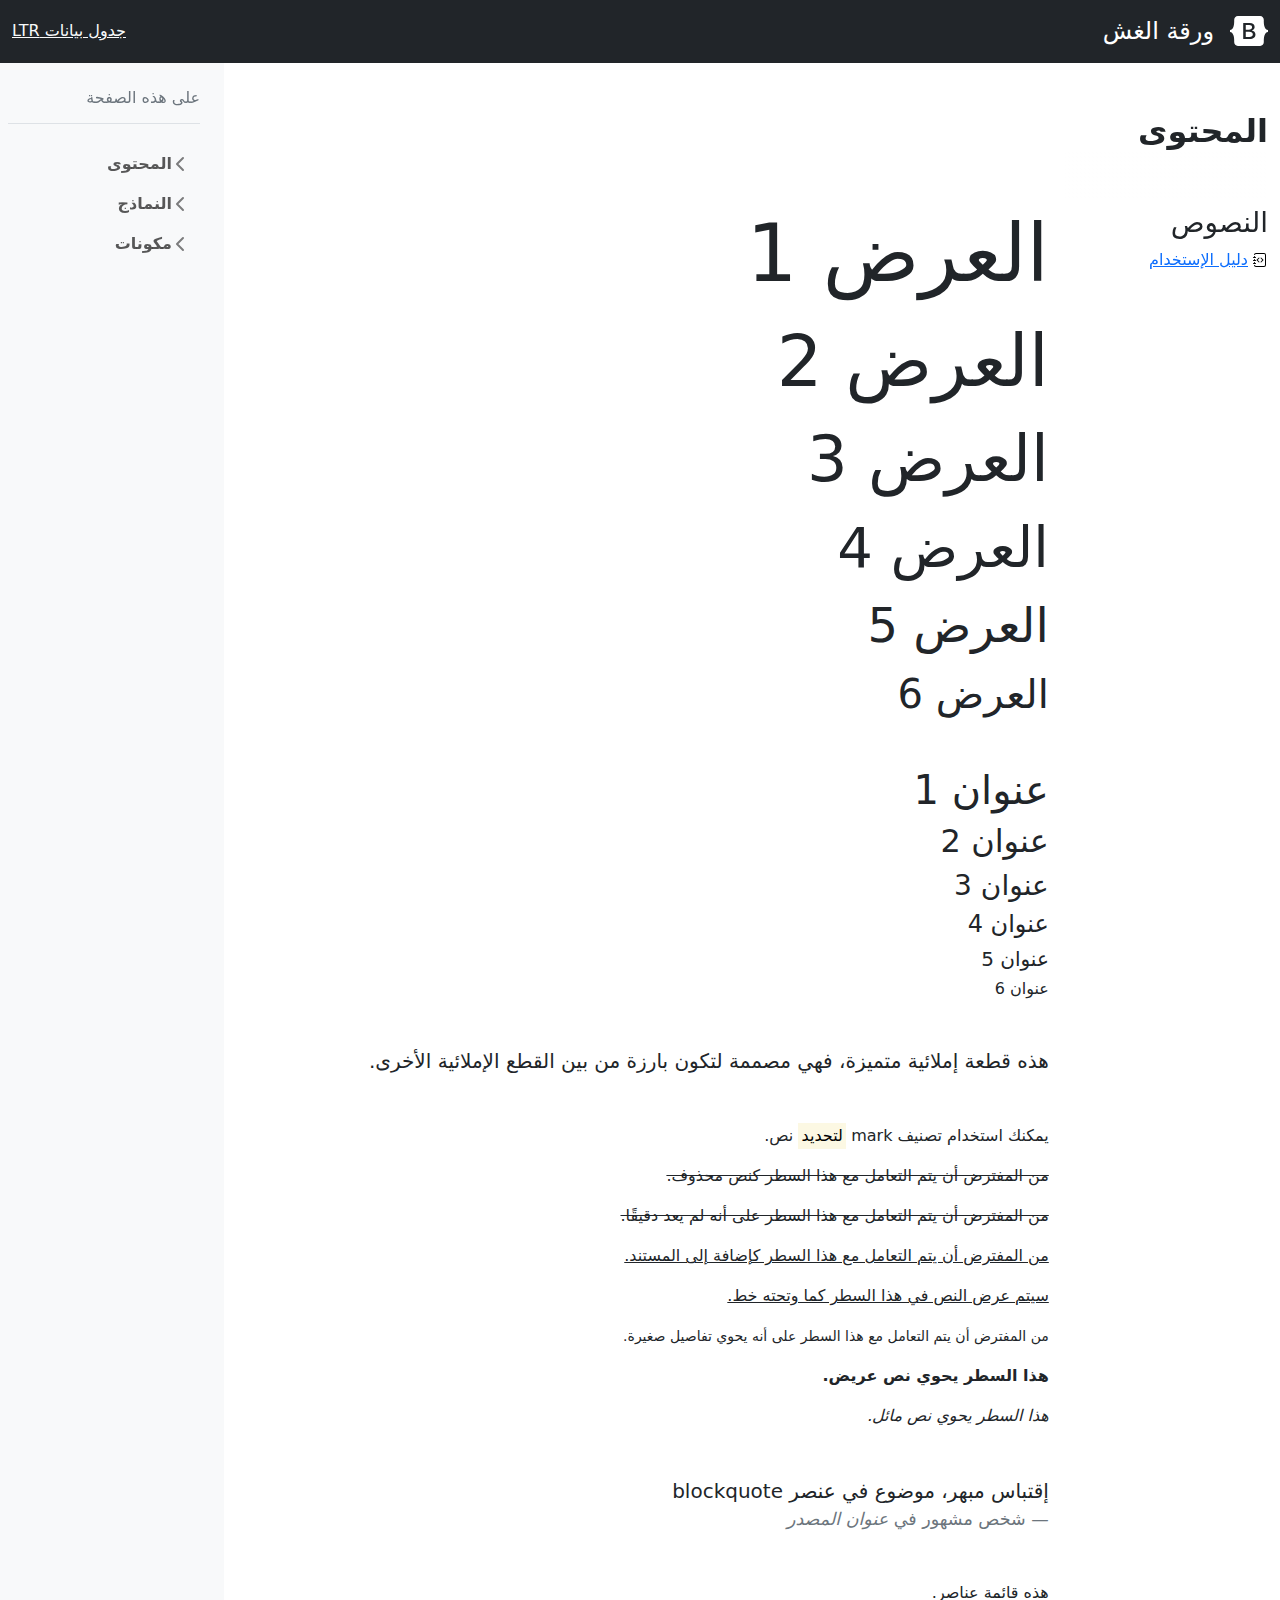
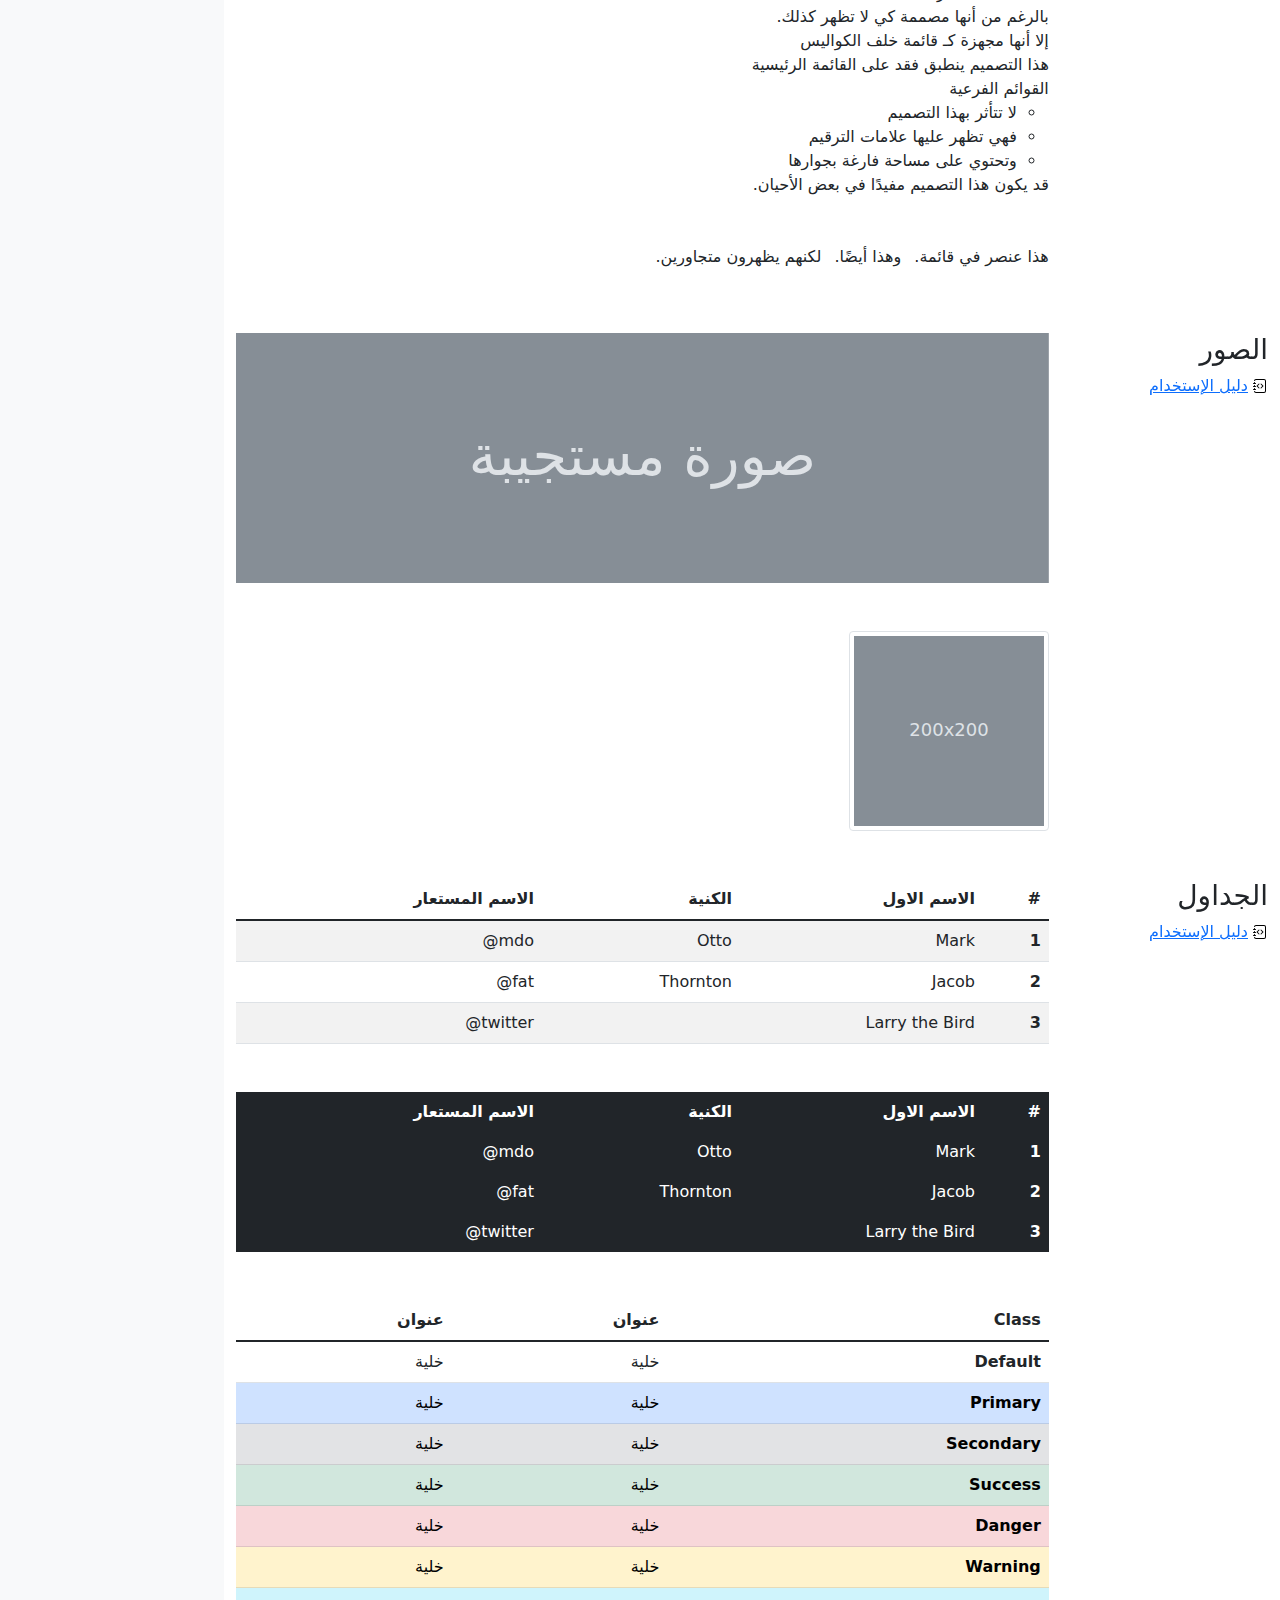
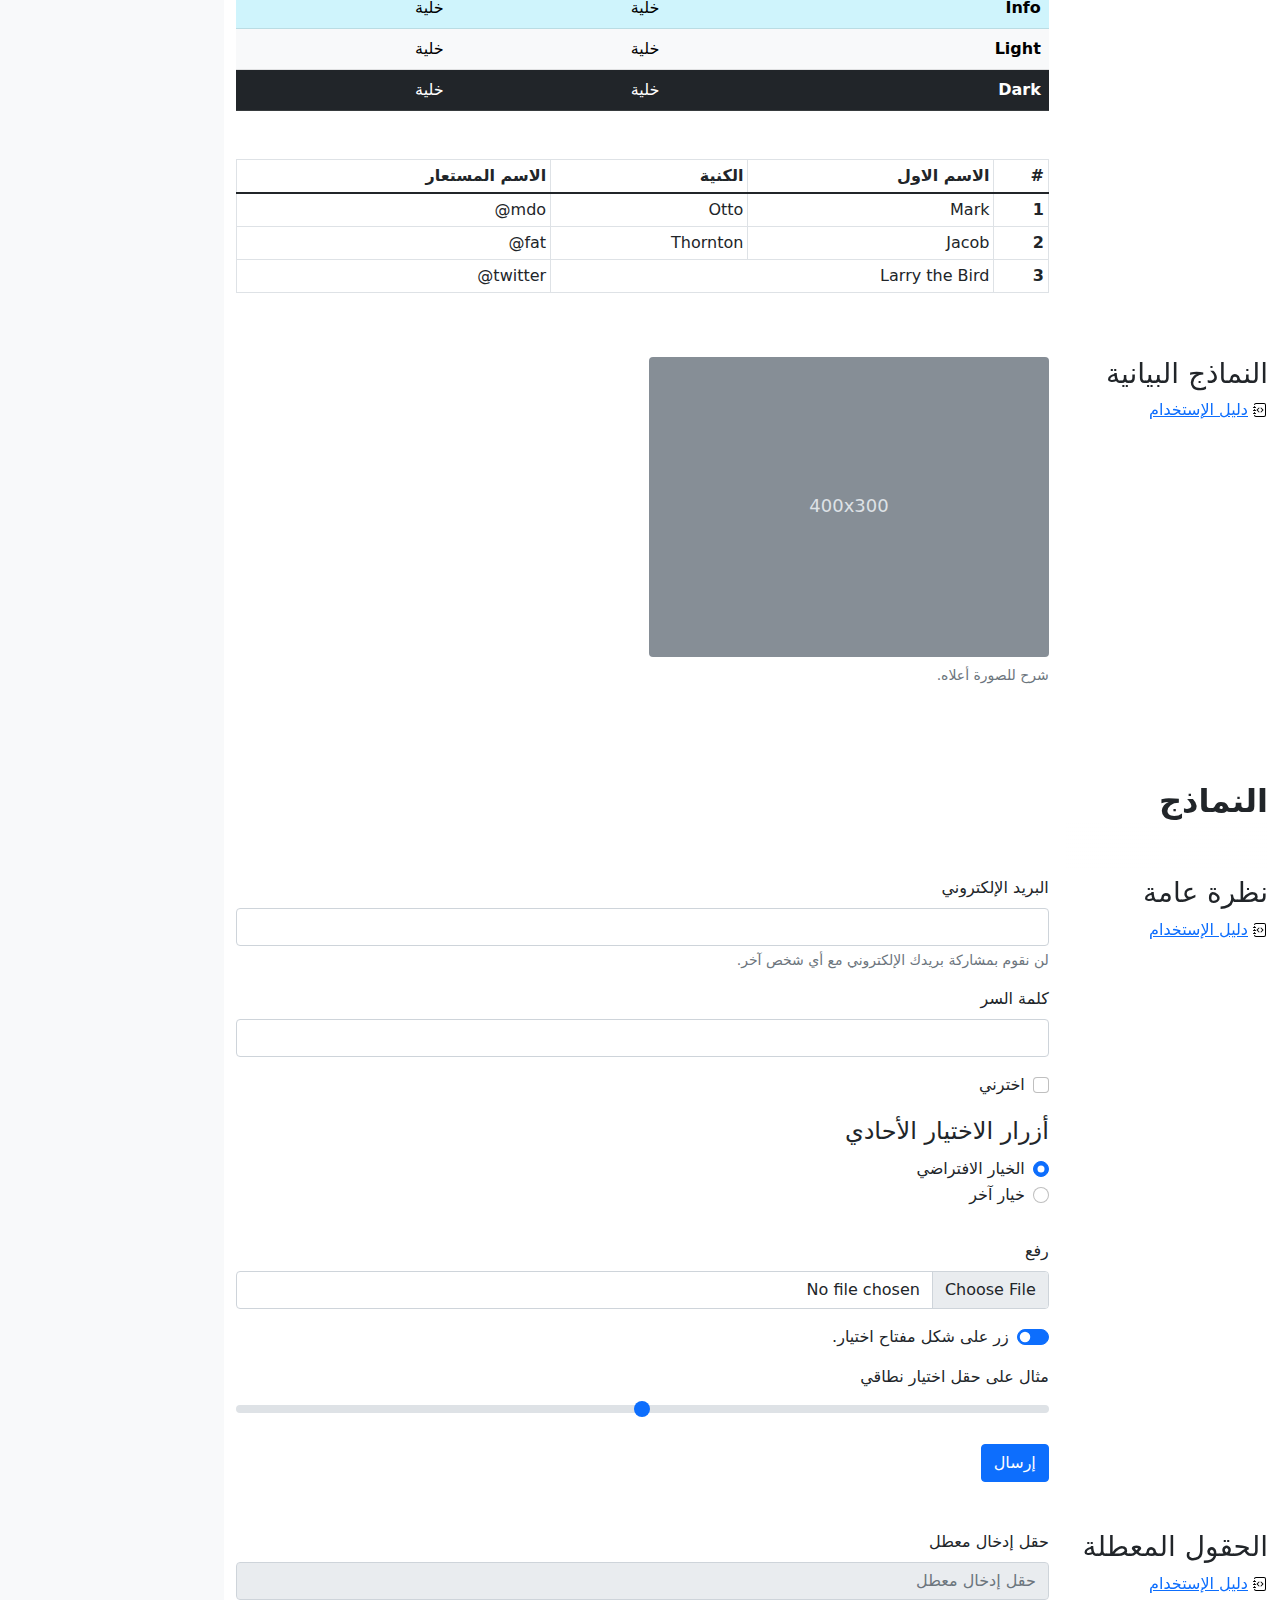
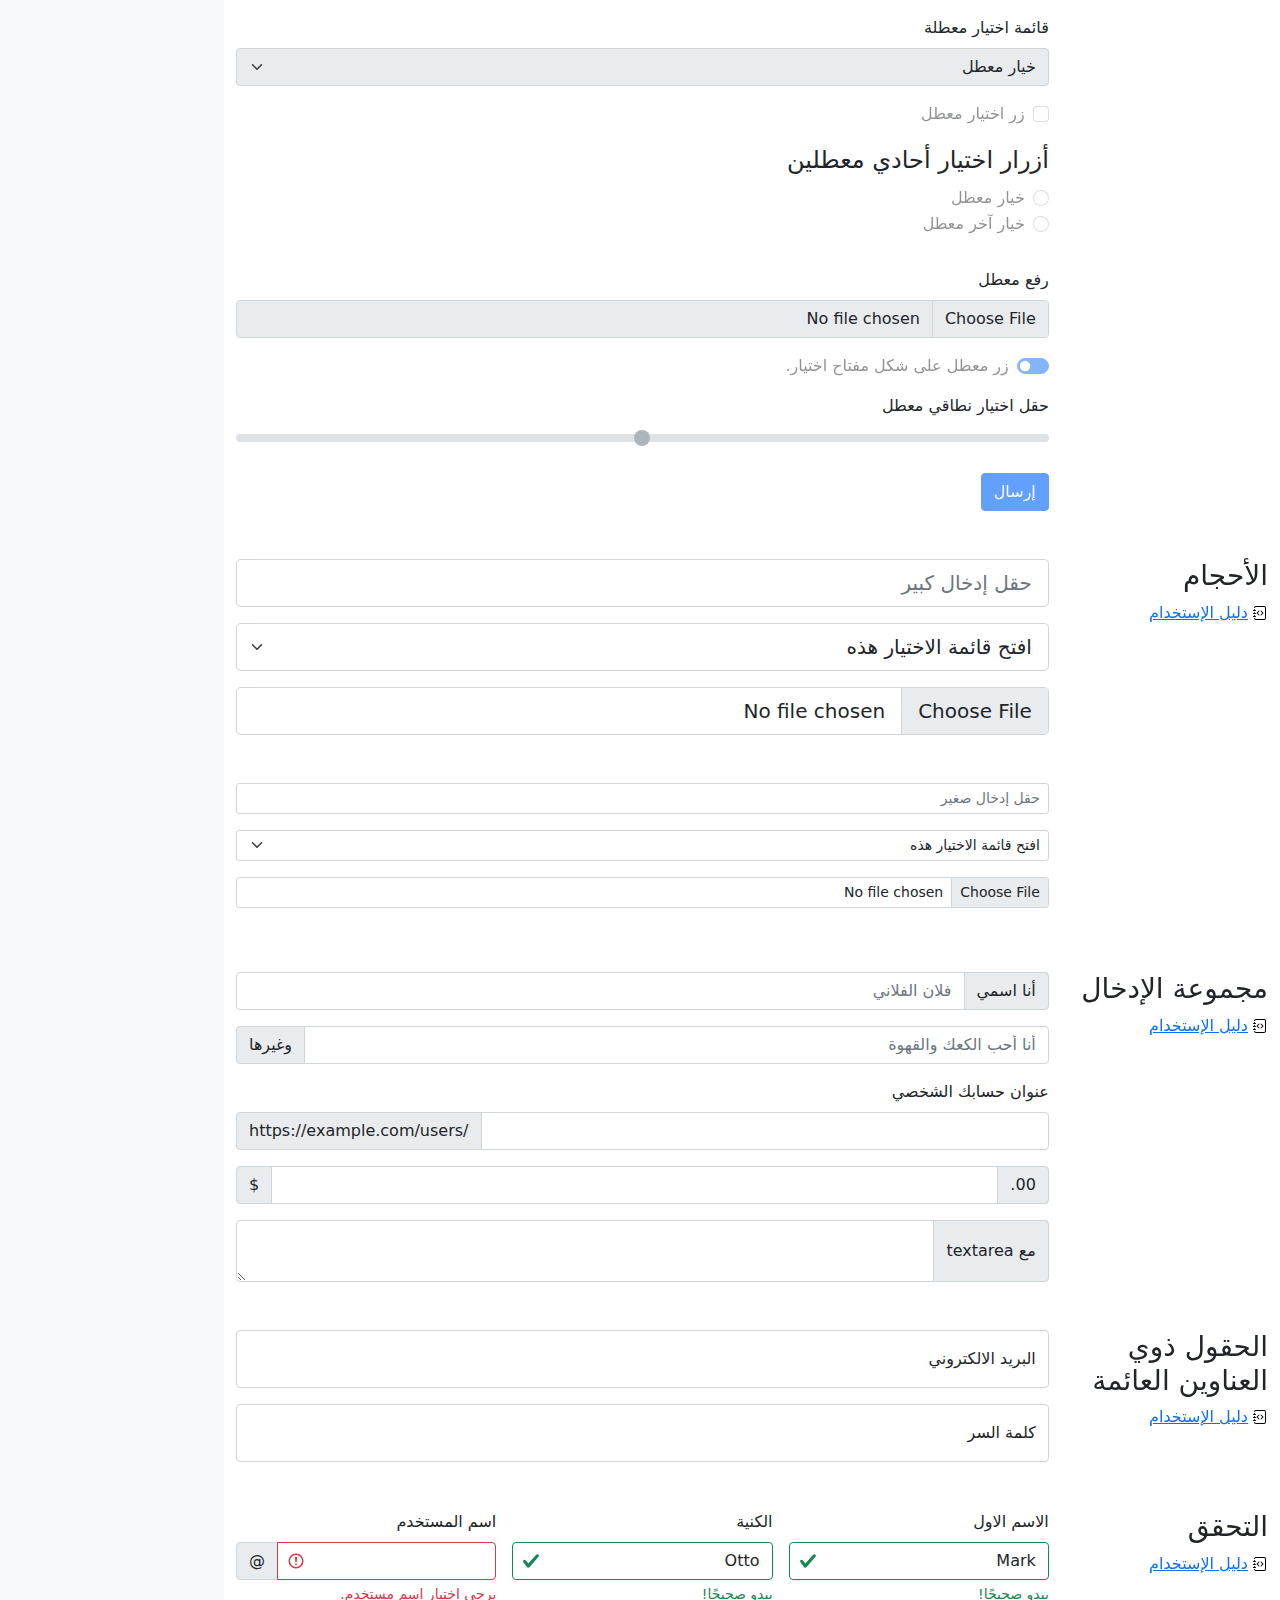
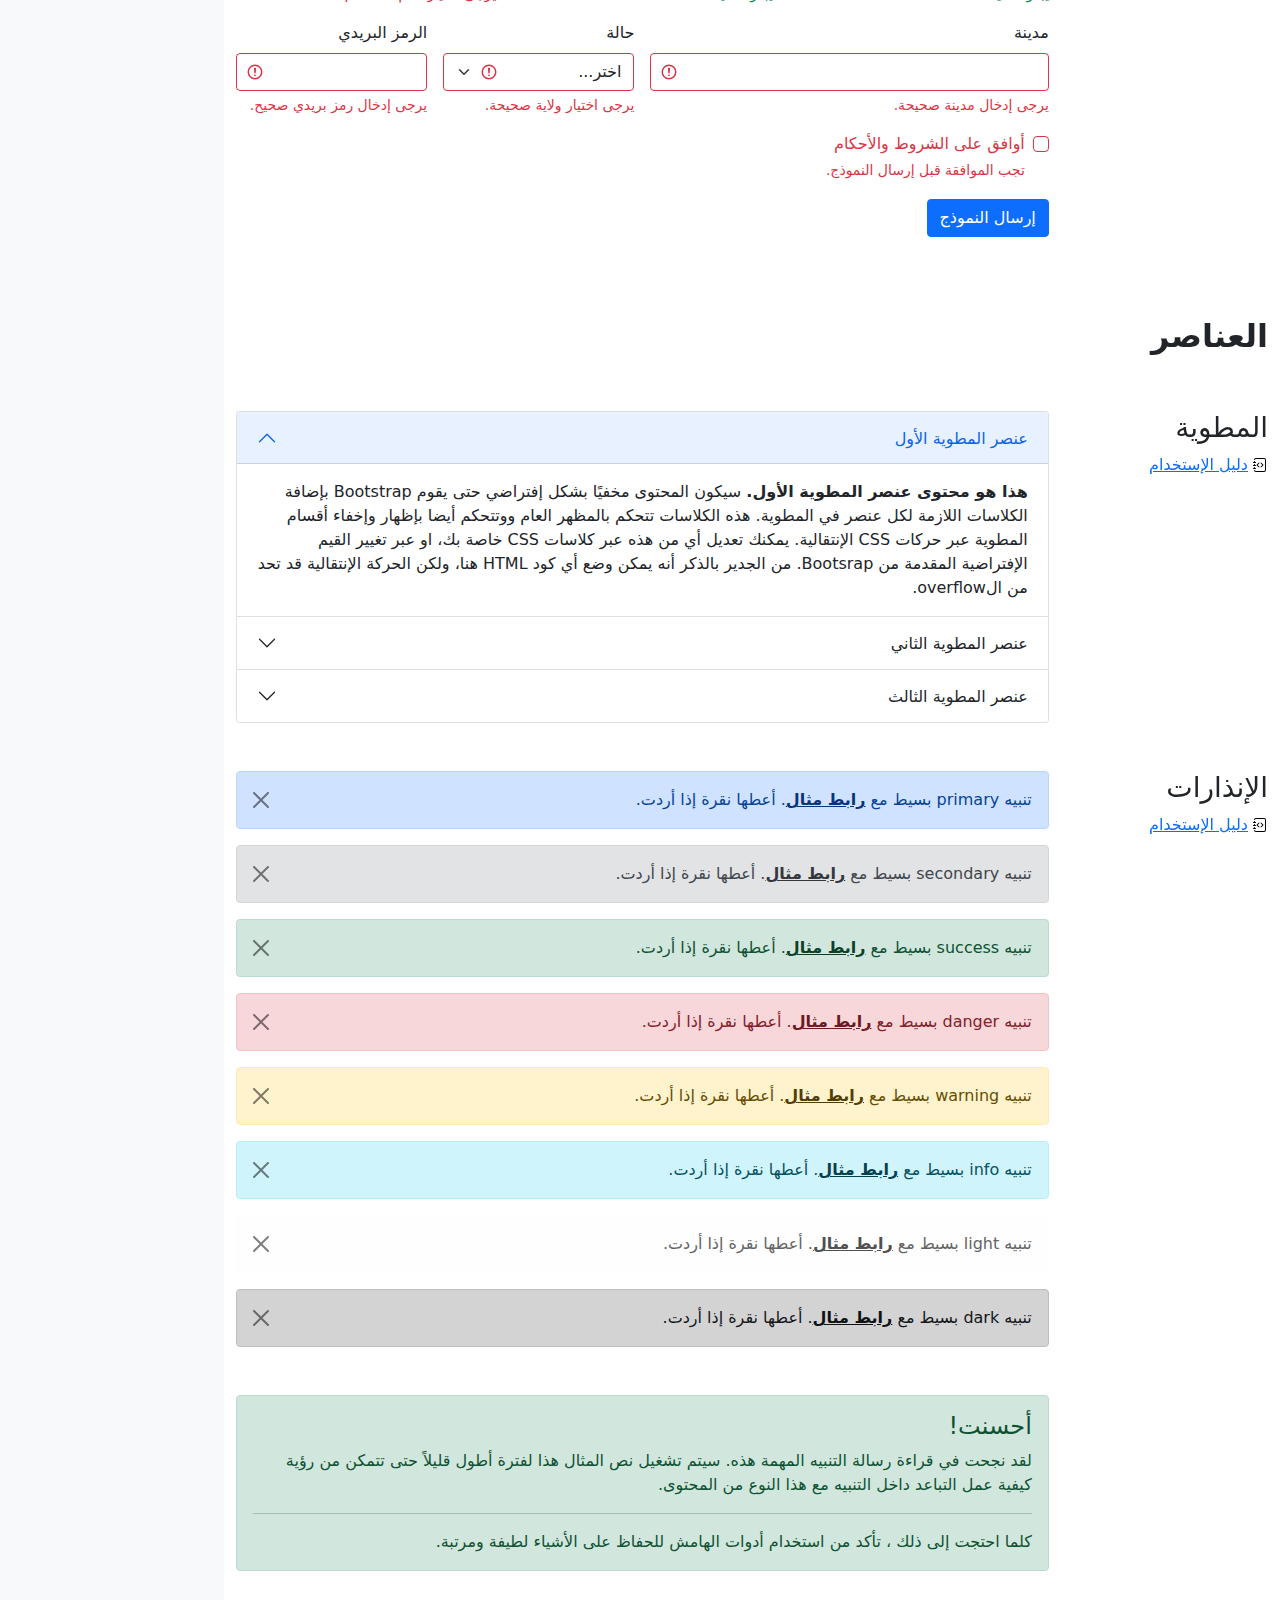
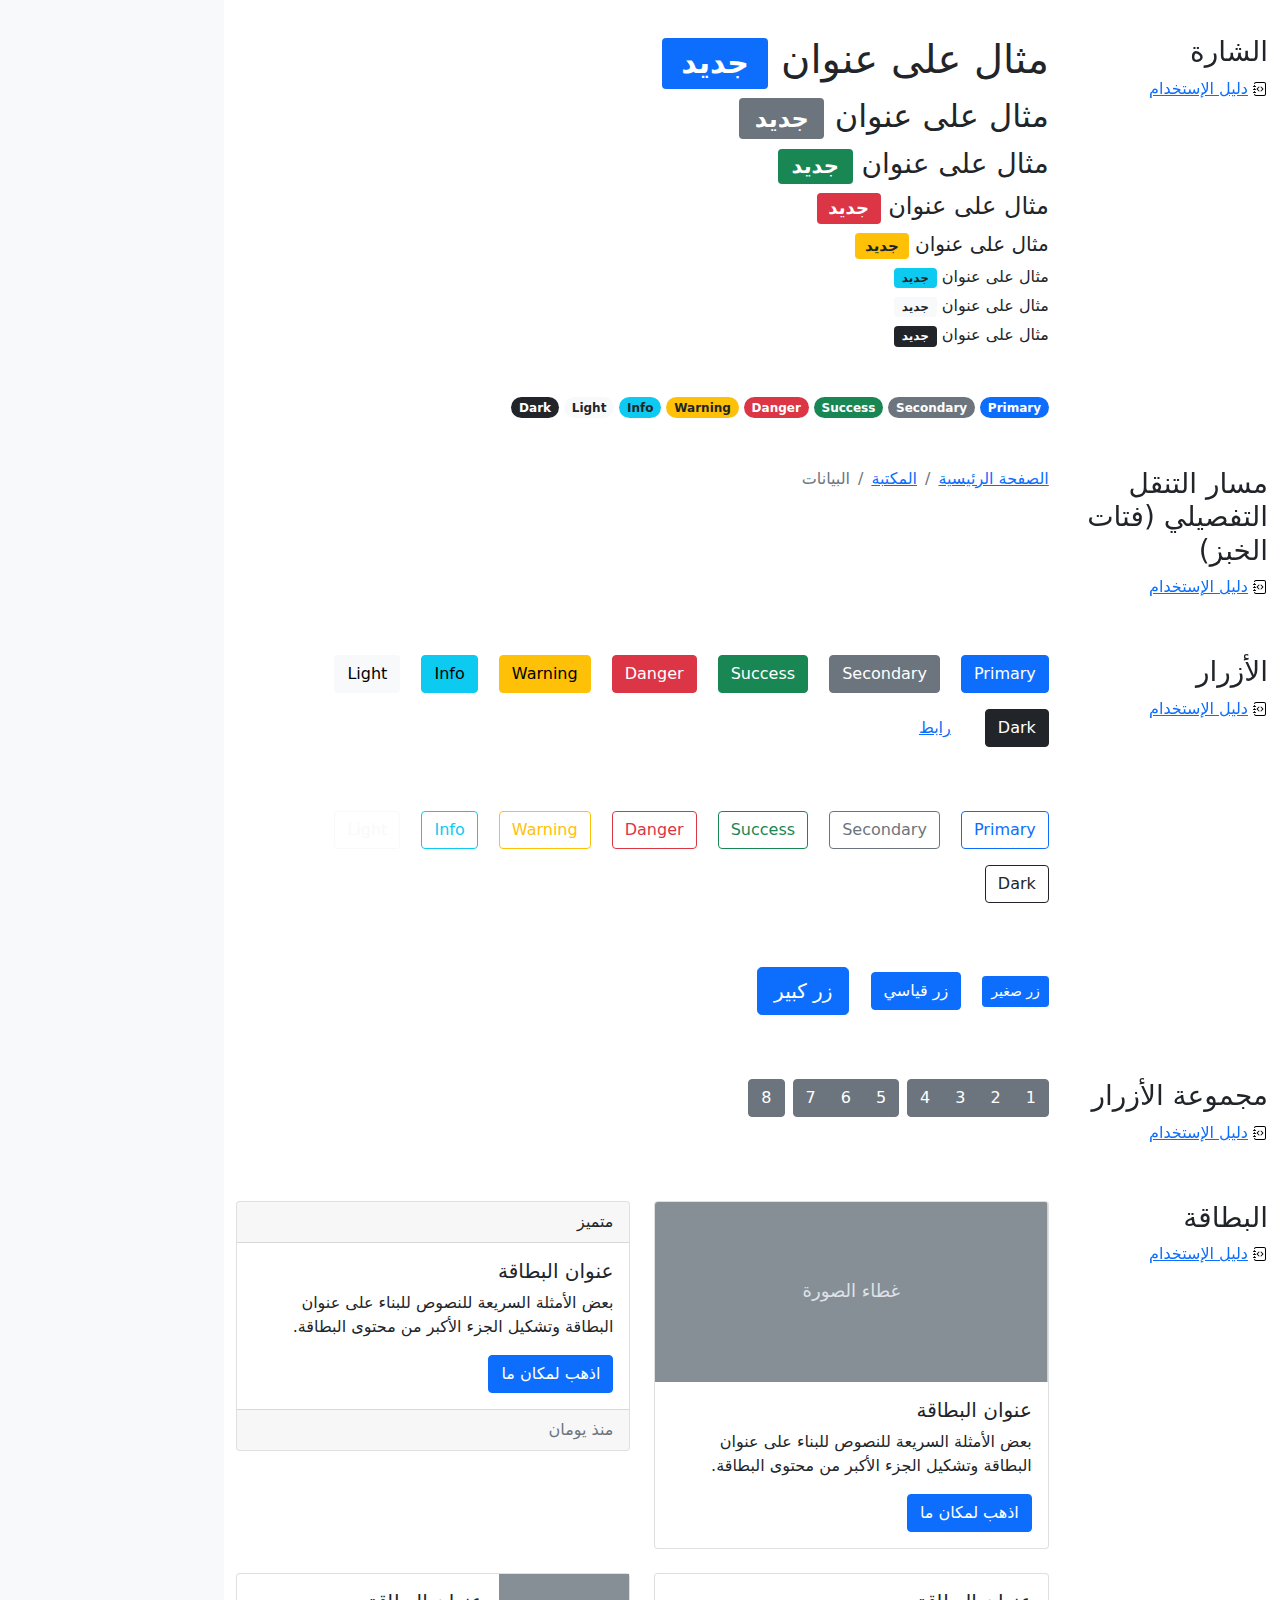
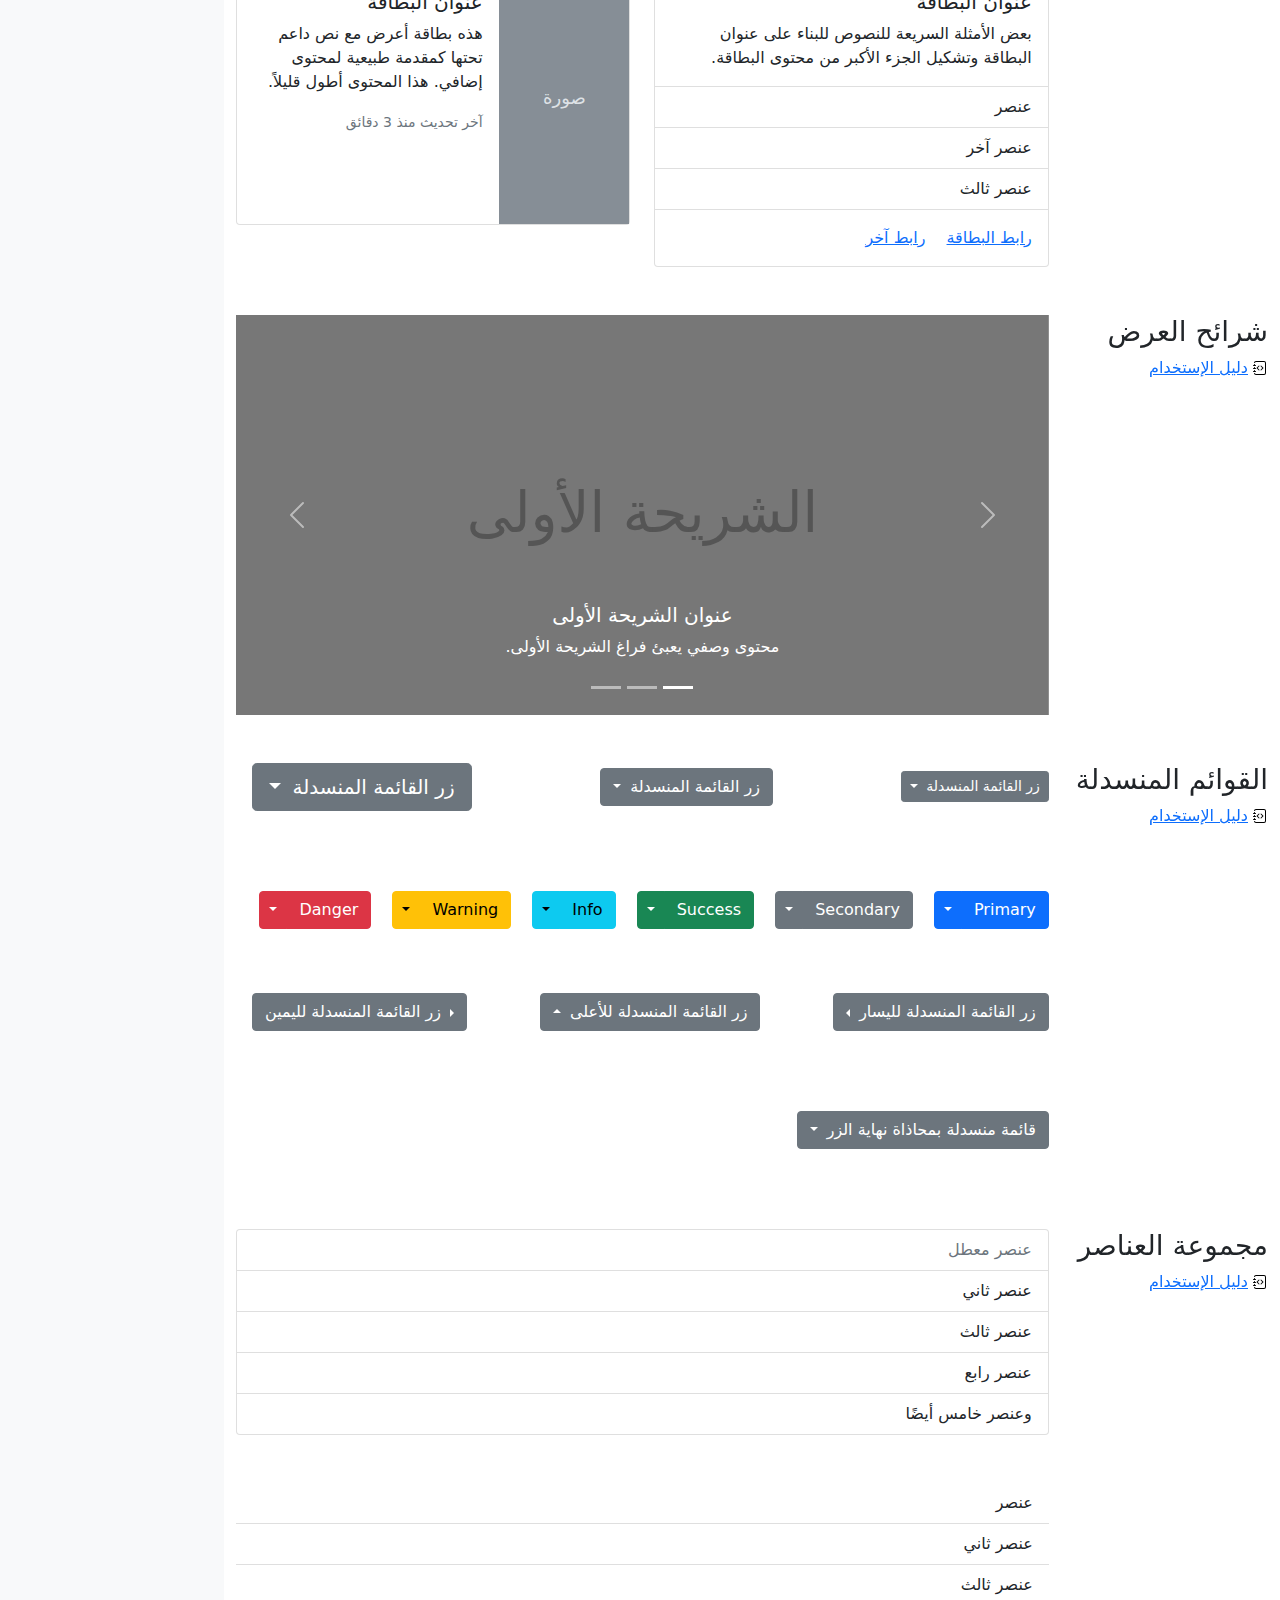
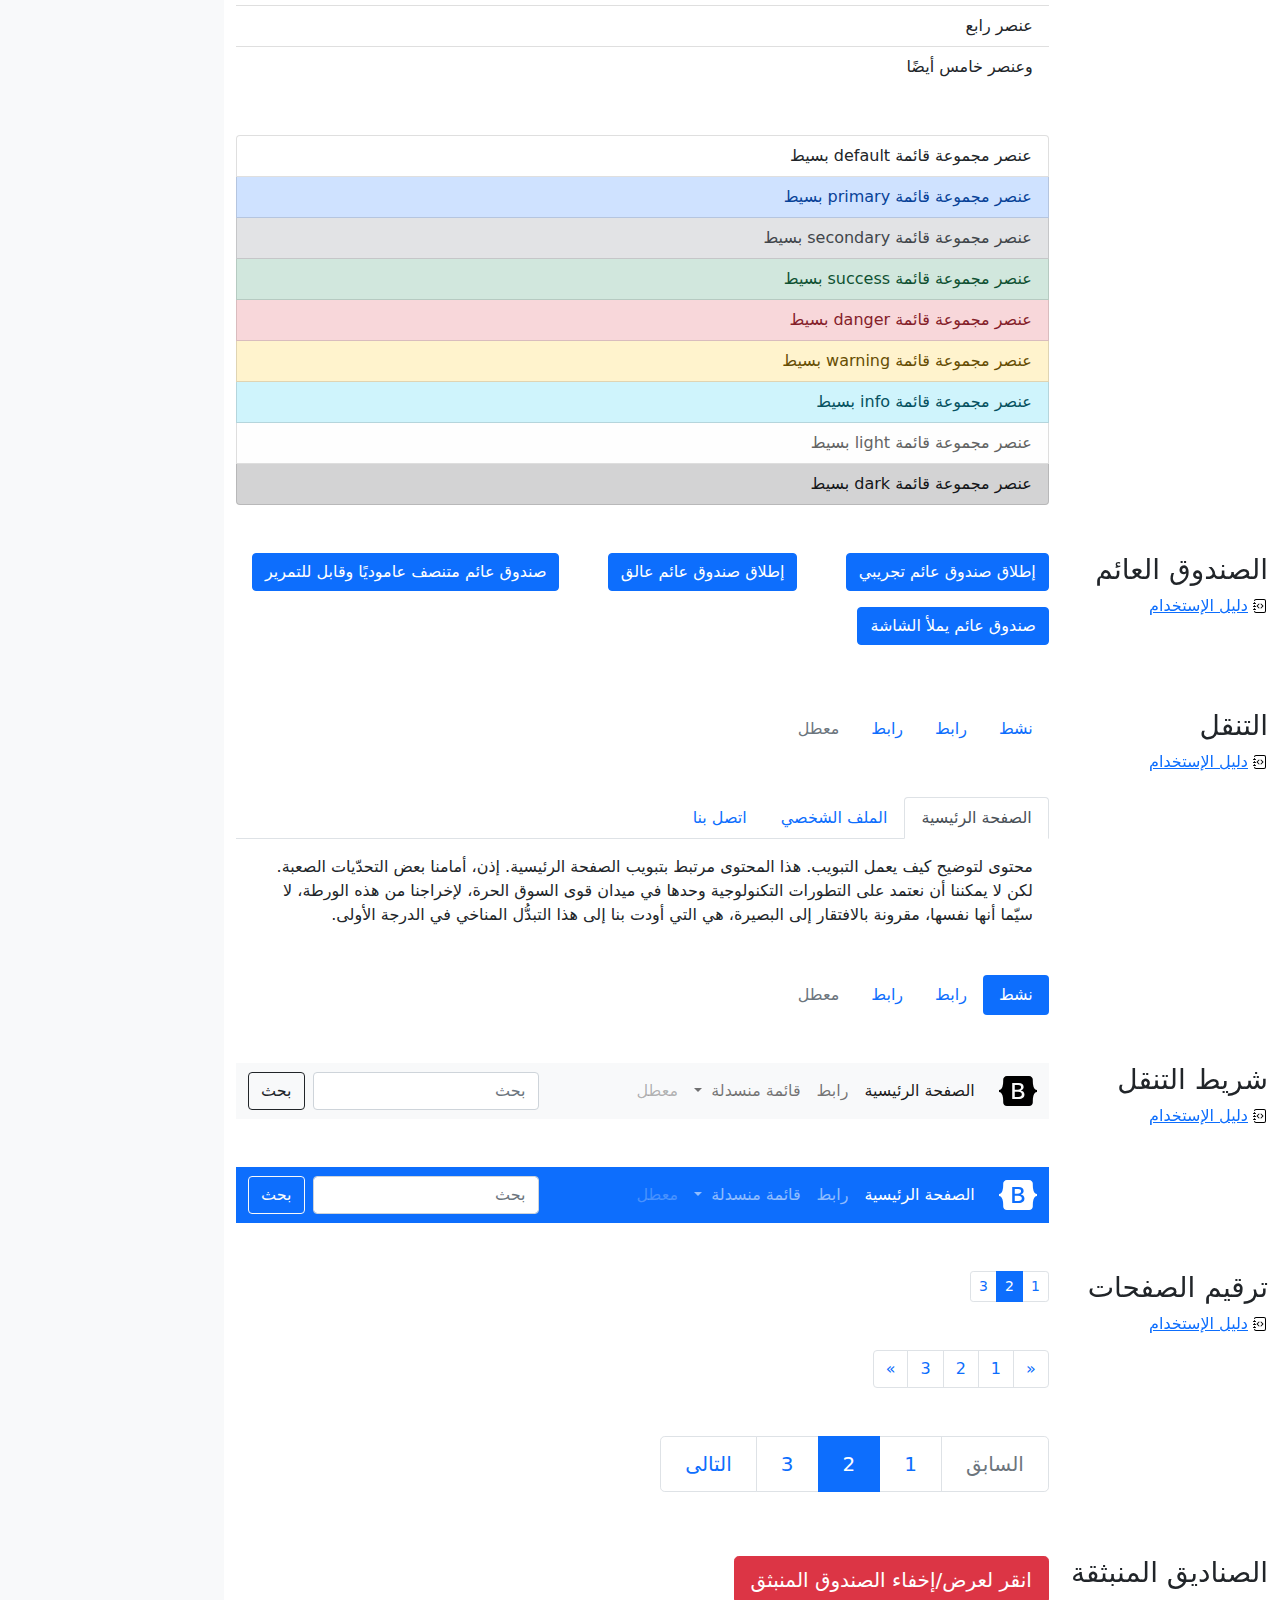
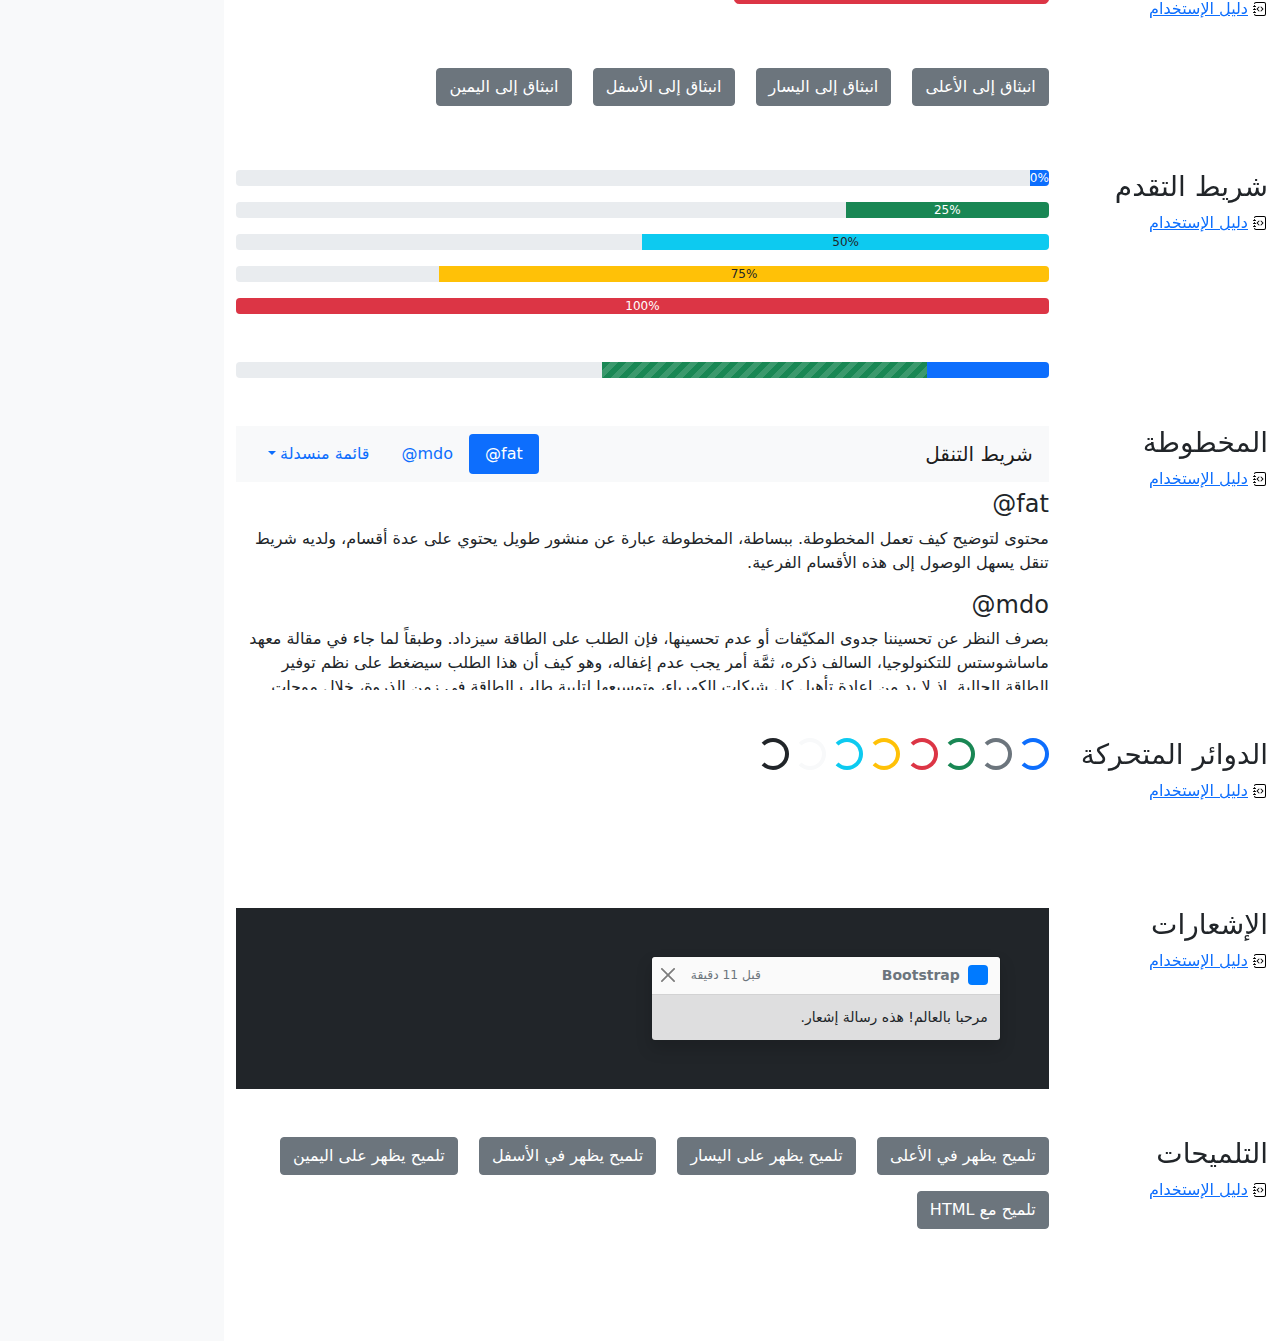
<file: vendor/bootstrap-5.1.3-examples/cheatsheet-rtl/index.html>
<!doctype html>
<html lang="ar" dir="rtl">
  <head>
    <meta charset="utf-8">
    <meta name="viewport" content="width=device-width, initial-scale=1">
    <meta name="description" content="">
    <meta name="author" content="Mark Otto, Jacob Thornton, and Bootstrap contributors">
    <meta name="generator" content="Hugo 0.88.1">
    <title>ورقة الغش · Bootstrap v5.1</title>

    <link rel="canonical" href="https://getbootstrap.com/docs/5.1/examples/cheatsheet-rtl/">

    

    <!-- Bootstrap core CSS -->
<link href="../assets/dist/css/bootstrap.rtl.min.css" rel="stylesheet">

    <style>
      .bd-placeholder-img {
        font-size: 1.125rem;
        text-anchor: middle;
        -webkit-user-select: none;
        -moz-user-select: none;
        user-select: none;
      }

      @media (min-width: 768px) {
        .bd-placeholder-img-lg {
          font-size: 3.5rem;
        }
      }
    </style>

    
    <!-- Custom styles for this template -->
    <link href="../cheatsheet/cheatsheet.rtl.css" rel="stylesheet">
  </head>
  <body class="bg-light">
    
<header class="bd-header bg-dark py-3 d-flex align-items-stretch border-bottom border-dark">
  <div class="container-fluid d-flex align-items-center">
    <h1 class="d-flex align-items-center fs-4 text-white mb-0">
      <img src="../assets/brand/bootstrap-logo-white.svg" width="38" height="30" class="me-3" alt="Bootstrap">
      ورقة الغش
    </h1>
    <a href="../examples/cheatsheet/" class="ms-auto link-light" hreflang="en">جدول بيانات LTR</a>
  </div>
</header>
<aside class="bd-aside sticky-xl-top text-muted align-self-start mb-3 mb-xl-5 px-2">
  <h2 class="h6 pt-4 pb-3 mb-4 border-bottom">على هذه الصفحة</h2>
  <nav class="small" id="toc">
    <ul class="list-unstyled">
      <li class="my-2">
        <button class="btn d-inline-flex align-items-center collapsed" data-bs-toggle="collapse" aria-expanded="false" data-bs-target="#contents-collapse" aria-controls="contents-collapse">المحتوى</button>
        <ul class="list-unstyled ps-3 collapse" id="contents-collapse">
          <li><a class="d-inline-flex align-items-center rounded" href="#typography">النصوص</a></li>
          <li><a class="d-inline-flex align-items-center rounded" href="#images">الصور</a></li>
          <li><a class="d-inline-flex align-items-center rounded" href="#tables">الجداول</a></li>
          <li><a class="d-inline-flex align-items-center rounded" href="#figures">النماذج البيانية</a></li>
        </ul>
      </li>
      <li class="my-2">
        <button class="btn d-inline-flex align-items-center collapsed" data-bs-toggle="collapse" aria-expanded="false" data-bs-target="#forms-collapse" aria-controls="forms-collapse">النماذج</button>
        <ul class="list-unstyled ps-3 collapse" id="forms-collapse">
          <li><a class="d-inline-flex align-items-center rounded" href="#overview">نظرة عامة</a></li>
          <li><a class="d-inline-flex align-items-center rounded" href="#disabled-forms">الحقول المعطلة</a></li>
          <li><a class="d-inline-flex align-items-center rounded" href="#sizing">الأحجام</a></li>
          <li><a class="d-inline-flex align-items-center rounded" href="#input-group">مجموعة الإدخال</a></li>
          <li><a class="d-inline-flex align-items-center rounded" href="#floating-labels">الحقول ذوي العناوين العائمة</a></li>
          <li><a class="d-inline-flex align-items-center rounded" href="#validation">التحقق</a></li>
        </ul>
      </li>
      <li class="my-2">
        <button class="btn d-inline-flex align-items-center collapsed" data-bs-toggle="collapse" aria-expanded="false" data-bs-target="#components-collapse" aria-controls="components-collapse">مكونات</button>
        <ul class="list-unstyled ps-3 collapse" id="components-collapse">
          <li><a class="d-inline-flex align-items-center rounded" href="#accordion">المطوية</a></li>
          <li><a class="d-inline-flex align-items-center rounded" href="#alerts">الإنذارات</a></li>
          <li><a class="d-inline-flex align-items-center rounded" href="#badge">الشارة</a></li>
          <li><a class="d-inline-flex align-items-center rounded" href="#breadcrumb">مسار التنقل التفصيلي</a></li>
          <li><a class="d-inline-flex align-items-center rounded" href="#buttons">الأزرار</a></li>
          <li><a class="d-inline-flex align-items-center rounded" href="#button-group">مجموعة الأزرار</a></li>
          <li><a class="d-inline-flex align-items-center rounded" href="#card">البطاقة</a></li>
          <li><a class="d-inline-flex align-items-center rounded" href="#carousel">شرائح العرض</a></li>
          <li><a class="d-inline-flex align-items-center rounded" href="#dropdowns">القوائم المنسدلة</a></li>
          <li><a class="d-inline-flex align-items-center rounded" href="#list-group">مجموعة العناصر</a></li>
          <li><a class="d-inline-flex align-items-center rounded" href="#modal">الصندوق العائم</a></li>
          <li><a class="d-inline-flex align-items-center rounded" href="#navs">التنقل</a></li>
          <li><a class="d-inline-flex align-items-center rounded" href="#navbar">شريط التنقل</a></li>
          <li><a class="d-inline-flex align-items-center rounded" href="#pagination">ترقيم الصفحات</a></li>
          <li><a class="d-inline-flex align-items-center rounded" href="#popovers">الصناديق المنبثقة</a></li>
          <li><a class="d-inline-flex align-items-center rounded" href="#progress">شريط التقدم</a></li>
          <li><a class="d-inline-flex align-items-center rounded" href="#scrollspy">المخطوطة</a></li>
          <li><a class="d-inline-flex align-items-center rounded" href="#spinners">الدوائر المتحركة</a></li>
          <li><a class="d-inline-flex align-items-center rounded" href="#toasts">الإشعارات</a></li>
          <li><a class="d-inline-flex align-items-center rounded" href="#tooltips">التلميحات</a></li>
        </ul>
      </li>
    </ul>
  </nav>
</aside>
<div class="bd-cheatsheet container-fluid bg-body">
  <section id="content">
    <h2 class="sticky-xl-top fw-bold pt-3 pt-xl-5 pb-2 pb-xl-3">المحتوى</h2>

    <article class="my-3" id="typography">
      <div class="bd-heading sticky-xl-top align-self-start mt-5 mb-3 mt-xl-0 mb-xl-2">
        <h3>النصوص</h3>
        <a class="d-flex align-items-center" hreflang="en" href="../content/typography/">دليل الإستخدام</a>
      </div>

      <div>
        <div class="bd-example">
        <p class="display-1">العرض 1</p>
        <p class="display-2">العرض 2</p>
        <p class="display-3">العرض 3</p>
        <p class="display-4">العرض 4</p>
        <p class="display-5">العرض 5</p>
        <p class="display-6">العرض 6</p>
        </div>

        <div class="bd-example">
        <p class="h1">عنوان 1</p>
        <p class="h2">عنوان 2</p>
        <p class="h3">عنوان 3</p>
        <p class="h4">عنوان 4</p>
        <p class="h5">عنوان 5</p>
        <p class="h6">عنوان 6</p>
        </div>

        <div class="bd-example">
        <p class="lead">
          هذه قطعة إملائية متميزة، فهي مصممة لتكون بارزة من بين القطع الإملائية الأخرى.
        </p>
        </div>

        <div class="bd-example">
        <p>يمكنك استخدام تصنيف mark <mark>لتحديد</mark> نص.</p>
        <p><del>من المفترض أن يتم التعامل مع هذا السطر كنص محذوف.</del></p>
        <p><s>من المفترض أن يتم التعامل مع هذا السطر على أنه لم يعد دقيقًا.</s></p>
        <p><ins>من المفترض أن يتم التعامل مع هذا السطر كإضافة إلى المستند.</ins></p>
        <p><u>سيتم عرض النص في هذا السطر كما وتحته خط.</u></p>
        <p><small>من المفترض أن يتم التعامل مع هذا السطر على أنه يحوي تفاصيل صغيرة.</small></p>
        <p><strong>هذا السطر يحوي نص عريض.</strong></p>
        <p><em>هذا السطر يحوي نص مائل.</em></p>
        </div>

        <div class="bd-example">
        <blockquote class="blockquote">
          <p>إقتباس مبهر، موضوع في عنصر blockquote</p>
          <footer class="blockquote-footer">شخص مشهور في <cite title= "عنوان المصدر"> عنوان المصدر </cite></footer>
        </blockquote>
        </div>

        <div class="bd-example">
        <ul class="list-unstyled">
          <li>هذه قائمة عناصر.</li>
          <li>بالرغم من أنها مصممة كي لا تظهر كذلك.</li>
          <li>إلا أنها مجهزة كـ قائمة خلف الكواليس</li>
          <li>هذا التصميم ينطبق فقد على القائمة الرئيسية</li>
          <li>القوائم الفرعية
            <ul>
              <li>لا تتأثر بهذا التصميم</li>
              <li>فهي تظهر عليها علامات الترقيم</li>
              <li>وتحتوي على مساحة فارغة بجوارها</li>
            </ul>
          </li>
          <li>قد يكون هذا التصميم مفيدًا في بعض الأحيان.</li>
        </ul>
        </div>

        <div class="bd-example">
        <ul class="list-inline">
          <li class="list-inline-item">هذا عنصر في قائمة.</li>
          <li class="list-inline-item">وهذا أيضًا.</li>
          <li class="list-inline-item">لكنهم يظهرون متجاورين.</li>
        </ul>
        </div>
      </div>
    </article>
    <article class="my-3" id="images">
      <div class="bd-heading sticky-xl-top align-self-start mt-5 mb-3 mt-xl-0 mb-xl-2">
        <h3>الصور</h3>
        <a class="d-flex align-items-center" hreflang="en" href="../content/images/">دليل الإستخدام</a>
      </div>

      <div>
        <div class="bd-example">
        <svg class="bd-placeholder-img bd-placeholder-img-lg img-fluid" width="100%" height="250" xmlns="http://www.w3.org/2000/svg" role="img" aria-label="Placeholder: صورة مستجيبة" preserveAspectRatio="xMidYMid slice" focusable="false"><title>Placeholder</title><rect width="100%" height="100%" fill="#868e96"/><text x="50%" y="50%" fill="#dee2e6" dy=".3em">صورة مستجيبة</text></svg>

        </div>

        <div class="bd-example">
        <svg class="bd-placeholder-img img-thumbnail" width="200" height="200" xmlns="http://www.w3.org/2000/svg" role="img" aria-label="صورة عنصر نائب مربع عام مع حدود بيضاء حولها ، مما يجعلها تشبه صورة تم التقاطها بكاميرا فورية قديمة: 200x200" preserveAspectRatio="xMidYMid slice" focusable="false"><title>صورة عنصر نائب مربع عام مع حدود بيضاء حولها ، مما يجعلها تشبه صورة تم التقاطها بكاميرا فورية قديمة</title><rect width="100%" height="100%" fill="#868e96"/><text x="50%" y="50%" fill="#dee2e6" dy=".3em">200x200</text></svg>

        </div>
      </div>
    </article>
    <article class="my-3" id="tables">
      <div class="bd-heading sticky-xl-top align-self-start mt-5 mb-3 mt-xl-0 mb-xl-2">
        <h3>الجداول</h3>
        <a class="d-flex align-items-center" hreflang="en" href="../content/tables/">دليل الإستخدام</a>
      </div>

      <div>
        <div class="bd-example">
        <table class="table table-striped">
          <thead>
          <tr>
            <th scope="col">#</th>
            <th scope="col">الاسم الاول</th>
            <th scope="col">الكنية</th>
            <th scope="col">الاسم المستعار</th>
          </tr>
          </thead>
          <tbody>
          <tr>
            <th scope="row">1</th>
            <td>Mark</td>
            <td>Otto</td>
            <td><bdo lang="en" dir="ltr">@mdo</bdo></td>
          </tr>
          <tr>
            <th scope="row">2</th>
            <td>Jacob</td>
            <td>Thornton</td>
            <td><bdo lang="en" dir="ltr">@fat</bdo></td>
          </tr>
          <tr>
            <th scope="row">3</th>
            <td colspan="2">Larry the Bird</td>
            <td><bdo lang="en" dir="ltr">@twitter</bdo></td>
          </tr>
          </tbody>
        </table>
        </div>

        <div class="bd-example">
        <table class="table table-dark table-borderless">
          <thead>
          <tr>
            <th scope="col">#</th>
            <th scope="col">الاسم الاول</th>
            <th scope="col">الكنية</th>
            <th scope="col">الاسم المستعار</th>
          </tr>
          </thead>
          <tbody>
          <tr>
            <th scope="row">1</th>
            <td>Mark</td>
            <td>Otto</td>
            <td><bdo lang="en" dir="ltr">@mdo</bdo></td>
          </tr>
          <tr>
            <th scope="row">2</th>
            <td>Jacob</td>
            <td>Thornton</td>
            <td><bdo lang="en" dir="ltr">@fat</bdo></td>
          </tr>
          <tr>
            <th scope="row">3</th>
            <td colspan="2">Larry the Bird</td>
            <td><bdo lang="en" dir="ltr">@twitter</bdo></td>
          </tr>
          </tbody>
        </table>
        </div>

        <div class="bd-example">
        <table class="table table-hover">
          <thead>
          <tr>
            <th scope="col">Class</th>
            <th scope="col">عنوان</th>
            <th scope="col">عنوان</th>
          </tr>
          </thead>
          <tbody>
          <tr>
            <th scope="row">Default</th>
            <td>خلية</td>
            <td>خلية</td>
          </tr>
          
          <tr class="table-primary">
            <th scope="row">Primary</th>
            <td>خلية</td>
            <td>خلية</td>
          </tr>
          <tr class="table-secondary">
            <th scope="row">Secondary</th>
            <td>خلية</td>
            <td>خلية</td>
          </tr>
          <tr class="table-success">
            <th scope="row">Success</th>
            <td>خلية</td>
            <td>خلية</td>
          </tr>
          <tr class="table-danger">
            <th scope="row">Danger</th>
            <td>خلية</td>
            <td>خلية</td>
          </tr>
          <tr class="table-warning">
            <th scope="row">Warning</th>
            <td>خلية</td>
            <td>خلية</td>
          </tr>
          <tr class="table-info">
            <th scope="row">Info</th>
            <td>خلية</td>
            <td>خلية</td>
          </tr>
          <tr class="table-light">
            <th scope="row">Light</th>
            <td>خلية</td>
            <td>خلية</td>
          </tr>
          <tr class="table-dark">
            <th scope="row">Dark</th>
            <td>خلية</td>
            <td>خلية</td>
          </tr>
          </tbody>
        </table>
        </div>

        <div class="bd-example">
        <table class="table table-sm table-bordered">
          <thead>
          <tr>
            <th scope="col">#</th>
            <th scope="col">الاسم الاول</th>
            <th scope="col">الكنية</th>
            <th scope="col">الاسم المستعار</th>
          </tr>
          </thead>
          <tbody>
          <tr>
            <th scope="row">1</th>
            <td>Mark</td>
            <td>Otto</td>
            <td><bdo lang="en" dir="ltr">@mdo</bdo></td>
          </tr>
          <tr>
            <th scope="row">2</th>
            <td>Jacob</td>
            <td>Thornton</td>
            <td><bdo lang="en" dir="ltr">@fat</bdo></td>
          </tr>
          <tr>
            <th scope="row">3</th>
            <td colspan="2">Larry the Bird</td>
            <td><bdo lang="en" dir="ltr">@twitter</bdo></td>
          </tr>
          </tbody>
        </table>
        </div>
      </div>
    </article>
    <article class="my-3" id="figures">
      <div class="bd-heading sticky-xl-top align-self-start mt-5 mb-3 mt-xl-0 mb-xl-2">
        <h3>النماذج البيانية</h3>
        <a class="d-flex align-items-center" hreflang="en" href="../content/figures/">دليل الإستخدام</a>
      </div>

      <div>
        <div class="bd-example">
        <figure class="figure">
          <svg class="bd-placeholder-img figure-img img-fluid rounded" width="400" height="300" xmlns="http://www.w3.org/2000/svg" role="img" aria-label="Placeholder: 400x300" preserveAspectRatio="xMidYMid slice" focusable="false"><title>Placeholder</title><rect width="100%" height="100%" fill="#868e96"/><text x="50%" y="50%" fill="#dee2e6" dy=".3em">400x300</text></svg>

          <figcaption class="figure-caption">شرح للصورة أعلاه.</figcaption>
        </figure>
        </div>
      </div>
    </article>
  </section>

  <section id="forms">
    <h2 class="sticky-xl-top fw-bold pt-3 pt-xl-5 pb-2 pb-xl-3">النماذج</h2>

    <article class="my-3" id="overview">
      <div class="bd-heading sticky-xl-top align-self-start mt-5 mb-3 mt-xl-0 mb-xl-2">
        <h3>نظرة عامة</h3>
        <a class="d-flex align-items-center" hreflang="en" href="../forms/overview/">دليل الإستخدام</a>
      </div>

      <div>
        <div class="bd-example">
        <form>
          <div class="mb-3">
            <label for="exampleInputEmail1" class="form-label">البريد الإلكتروني</label>
            <input type="email" class="form-control" id="exampleInputEmail1" aria-describedby="emailHelp">
            <div id="emailHelp" class="form-text">لن نقوم بمشاركة بريدك الإلكتروني مع أي شخص آخر.</div>
          </div>
          <div class="mb-3">
            <label for="exampleInputPassword1" class="form-label">كلمة السر</label>
            <input type="password" class="form-control" id="exampleInputPassword1">
          </div>
          <div class="mb-3 form-check">
            <input type="checkbox" class="form-check-input" id="exampleCheck1">
            <label class="form-check-label" for="exampleCheck1">اخترني</label>
          </div>
          <fieldset class="mb-3">
            <legend>أزرار الاختيار الأحادي</legend>
            <div class="form-check">
              <input type="radio" name="radios" class="form-check-input" id="exampleRadio1" checked>
              <label class="form-check-label" for="exampleRadio1">الخيار الافتراضي</label>
            </div>
            <div class="mb-3 form-check">
              <input type="radio" name="radios" class="form-check-input" id="exampleRadio2">
              <label class="form-check-label" for="exampleRadio2">خيار آخر</label>
            </div>
          </fieldset>
          <div class="mb-3">
            <label class="form-label" for="customFile">رفع</label>
            <input type="file" class="form-control" id="customFile">
          </div>
          <div class="mb-3 form-check form-switch">
            <input class="form-check-input" type="checkbox" role="switch" id="flexSwitchCheckChecked" checked>
            <label class="form-check-label" for="flexSwitchCheckChecked">زر على شكل مفتاح اختيار.</label>
          </div>
          <div class="mb-3">
            <label for="customRange3" class="form-label">مثال على حقل اختيار نطاقي</label>
            <input type="range" class="form-range" min="0" max="5" step="0.5" id="customRange3">
          </div>
          <button type="submit" class="btn btn-primary">إرسال</button>
        </form>
        </div>
      </div>
    </article>
    <article class="my-3" id="disabled-forms">
      <div class="bd-heading sticky-xl-top align-self-start mt-5 mb-3 mt-xl-0 mb-xl-2">
        <h3>الحقول المعطلة</h3>
        <a class="d-flex align-items-center" hreflang="en" href="../forms/overview/#disabled-forms">دليل الإستخدام</a>
      </div>

      <div>
        <div class="bd-example">
        <form>
          <fieldset disabled aria-label="مثال على مجموعة الحقول المعطلة">
            <div class="mb-3">
              <label for="disabledTextInput" class="form-label">حقل إدخال معطل</label>
              <input type="text" id="disabledTextInput" class="form-control" placeholder="حقل إدخال معطل">
            </div>
            <div class="mb-3">
              <label for="disabledSelect" class="form-label">قائمة اختيار معطلة</label>
              <select id="disabledSelect" class="form-select">
                <option>خيار معطل</option>
              </select>
            </div>
            <div class="mb-3">
              <div class="form-check">
                <input class="form-check-input" type="checkbox" id="disabledFieldsetCheck" disabled>
                <label class="form-check-label" for="disabledFieldsetCheck">
                  زر اختيار معطل
                </label>
              </div>
            </div>
            <fieldset class="mb-3">
              <legend>أزرار اختيار أحادي معطلين</legend>
              <div class="form-check">
                <input type="radio" name="radios" class="form-check-input" id="disabledRadio1" disabled>
                <label class="form-check-label" for="disabledRadio1">خيار معطل</label>
              </div>
              <div class="mb-3 form-check">
                <input type="radio" name="radios" class="form-check-input" id="disabledRadio2" disabled>
                <label class="form-check-label" for="disabledRadio2">خيار آخر معطل</label>
              </div>
            </fieldset>
            <div class="mb-3">
              <label class="form-label" for="disabledCustomFile">رفع معطل</label>
              <input type="file" class="form-control" id="disabledCustomFile" disabled>
            </div>
            <div class="mb-3 form-check form-switch">
              <input class="form-check-input" type="checkbox" role="switch" id="disabledSwitchCheckChecked" checked disabled>
              <label class="form-check-label" for="disabledSwitchCheckChecked">زر معطل على شكل مفتاح اختيار.</label>
            </div>
            <div class="mb-3">
              <label for="disabledRange" class="form-label">حقل اختيار نطاقي معطل</label>
              <input type="range" class="form-range" min="0" max="5" step="0.5" id="disabledRange">
            </div>
            <button type="submit" class="btn btn-primary">إرسال</button>
          </fieldset>
        </form>
        </div>
      </div>
    </article>
    <article class="my-3" id="sizing">
      <div class="bd-heading sticky-xl-top align-self-start mt-5 mb-3 mt-xl-0 mb-xl-2">
        <h3>الأحجام</h3>
        <a class="d-flex align-items-center" hreflang="en" href="../forms/form-control/#sizing">دليل الإستخدام</a>
      </div>

      <div>
        <div class="bd-example">
        <div class="mb-3">
          <input class="form-control form-control-lg" type="text" placeholder="حقل إدخال كبير" aria-label=".form-control-lg مثال">
        </div>
        <div class="mb-3">
          <select class="form-select form-select-lg mb-3" aria-label=".form-select-lg مثال">
            <option selected>افتح قائمة الاختيار هذه</option>
            <option value="1">واحد</option>
            <option value="2">اثنان</option>
            <option value="3">ثلاثة</option>
          </select>
        </div>
        <div class="mb-3">
          <input type="file" class="form-control form-control-lg" aria-label="مثال على إدخال ملف كبير">
        </div>
        </div>

        <div class="bd-example">
        <div class="mb-3">
          <input class="form-control form-control-sm" type="text" placeholder="حقل إدخال صغير" aria-label=".form-control-sm مثال">
        </div>
        <div class="mb-3">
          <select class="form-select form-select-sm" aria-label=".form-select-sm مثال">
            <option selected>افتح قائمة الاختيار هذه</option>
            <option value="1">واحد</option>
            <option value="2">اثنان</option>
            <option value="3">ثلاثة</option>
          </select>
        </div>
        <div class="mb-3">
          <input type="file" class="form-control form-control-sm" aria-label="مثال على إدخال ملف صغير">
        </div>
        </div>
      </div>
    </article>
    <article class="my-3" id="input-group">
      <div class="bd-heading sticky-xl-top align-self-start mt-5 mb-3 mt-xl-0 mb-xl-2">
        <h3>مجموعة الإدخال</h3>
        <a class="d-flex align-items-center" hreflang="en" href="../forms/input-group/">دليل الإستخدام</a>
      </div>

      <div>
        <div class="bd-example">
        <div class="input-group mb-3">
          <span class="input-group-text" id="basic-addon1">أنا اسمي</span>
          <input type="text" class="form-control" placeholder="فلان الفلاني" aria-label="الاسم" aria-describedby="basic-addon1">
        </div>
        <div class="input-group mb-3">
          <input type="text" class="form-control" placeholder="أنا أحب الكعك والقهوة" aria-label="الطعام المفضل" aria-describedby="basic-addon2">
          <span class="input-group-text" id="basic-addon2">وغيرها</span>
        </div>
        <label for="basic-url" class="form-label">عنوان حسابك الشخصي</label>
        <div class="input-group mb-3">
          <input type="text" class="form-control" id="basic-url" aria-describedby="basic-addon3">
          <span class="input-group-text" id="basic-addon3"><bdo lang="en" dir="ltr">https://example.com/users/</bdo></span>
        </div>
        <div class="input-group mb-3">
          <span class="input-group-text"><bdo lang="en" dir="ltr">.00</bdo></span>
          <input type="text" class="form-control" aria-label="المبلغ (لأقرب دولار)">
          <span class="input-group-text">$</span>
        </div>
        <div class="input-group">
          <span class="input-group-text">مع textarea</span>
          <textarea class="form-control" aria-label="مع textarea"></textarea>
        </div>
        </div>
      </div>
    </article>
    <article class="my-3" id="floating-labels">
      <div class="bd-heading sticky-xl-top align-self-start mt-5 mb-3 mt-xl-0 mb-xl-2">
        <h3>الحقول ذوي العناوين العائمة</h3>
        <a class="d-flex align-items-center" href="../forms/floating-labels/">دليل الإستخدام</a>
      </div>

      <div>
        <div class="bd-example">
        <form>
          <div class="form-floating mb-3">
            <input type="email" class="form-control" id="floatingInput" placeholder="name@example.com">
            <label for="floatingInput">البريد الالكتروني</label>
          </div>
          <div class="form-floating">
            <input type="password" class="form-control" id="floatingPassword" placeholder="كلمة السر">
            <label for="floatingPassword">كلمة السر</label>
          </div>
        </form>
        </div>
      </div>
    </article>
    <article class="my-3" id="validation">
      <div class="bd-heading sticky-xl-top align-self-start mt-5 mb-3 mt-xl-0 mb-xl-2">
        <h3>التحقق</h3>
        <a class="d-flex align-items-center" hreflang="en" href="../forms/validation/">دليل الإستخدام</a>
      </div>

      <div>
        <div class="bd-example">
        <form class="row g-3">
          <div class="col-md-4">
            <label for="validationServer01" class="form-label">الاسم الاول</label>
            <input type="text" class="form-control is-valid" id="validationServer01" value="Mark" required>
            <div class="valid-feedback">
              يبدو صحيحًا!
            </div>
          </div>
          <div class="col-md-4">
            <label for="validationServer02" class="form-label">الكنية</label>
            <input type="text" class="form-control is-valid" id="validationServer02" value="Otto" required>
            <div class="valid-feedback">
              يبدو صحيحًا!
            </div>
          </div>
          <div class="col-md-4">
            <label for="validationServerUsername" class="form-label">اسم المستخدم</label>
            <div class="input-group has-validation">
              <input type="text" class="form-control is-invalid" id="validationServerUsername" aria-describedby="inputGroupPrepend3" required>
              <span class="input-group-text" id="inputGroupPrepend3">@</span>
              <div class="invalid-feedback">
                يرجى اختيار اسم مستخدم.
              </div>
            </div>
          </div>
          <div class="col-md-6">
            <label for="validationServer03" class="form-label">مدينة</label>
            <input type="text" class="form-control is-invalid" id="validationServer03" required>
            <div class="invalid-feedback">
              يرجى إدخال مدينة صحيحة.
            </div>
          </div>
          <div class="col-md-3">
            <label for="validationServer04" class="form-label">حالة</label>
            <select class="form-select is-invalid" id="validationServer04" required>
              <option selected disabled value="">اختر...</option>
              <option>...</option>
            </select>
            <div class="invalid-feedback">
              يرجى اختيار ولاية صحيحة.
            </div>
          </div>
          <div class="col-md-3">
            <label for="validationServer05" class="form-label">الرمز البريدي</label>
            <input type="text" class="form-control is-invalid" id="validationServer05" required>
            <div class="invalid-feedback">
              يرجى إدخال رمز بريدي صحيح.
            </div>
          </div>
          <div class="col-12">
            <div class="form-check">
              <input class="form-check-input is-invalid" type="checkbox" value="" id="invalidCheck3" required>
              <label class="form-check-label" for="invalidCheck3">
                أوافق على الشروط والأحكام
              </label>
              <div class="invalid-feedback">
                تجب الموافقة قبل إرسال النموذج.
              </div>
            </div>
          </div>
          <div class="col-12">
            <button class="btn btn-primary" type="submit">إرسال النموذج</button>
          </div>
        </form>
        </div>
      </div>
    </article>
  </section>

  <section id="components">
    <h2 class="sticky-xl-top fw-bold pt-3 pt-xl-5 pb-2 pb-xl-3">العناصر</h2>

    <article class="my-3" id="accordion">
      <div class="bd-heading sticky-xl-top align-self-start mt-5 mb-3 mt-xl-0 mb-xl-2">
        <h3>المطوية</h3>
        <a class="d-flex align-items-center" hreflang="en" href="../components/accordion/">دليل الإستخدام</a>
      </div>

      <div>
        <div class="bd-example">
        <div class="accordion" id="accordionExample">
          <div class="accordion-item">
            <h4 class="accordion-header" id="headingOne">
              <button class="accordion-button" type="button" data-bs-toggle="collapse" data-bs-target="#collapseOne" aria-expanded="true" aria-controls="collapseOne">
                عنصر المطوية الأول
              </button>
            </h4>
            <div id="collapseOne" class="accordion-collapse collapse show" aria-labelledby="headingOne" data-bs-parent="#accordionExample">
              <div class="accordion-body">
                <strong>هذا هو محتوى عنصر المطوية الأول.</strong> سيكون المحتوى مخفيًا بشكل إفتراضي حتى يقوم Bootstrap بإضافة الكلاسات اللازمة لكل عنصر في المطوية. هذه الكلاسات تتحكم بالمظهر العام ووتتحكم أيضا بإظهار وإخفاء أقسام المطوية عبر حركات CSS الإنتقالية. يمكنك تعديل أي من هذه عبر كلاسات CSS خاصة بك، او عبر تغيير القيم الإفتراضية المقدمة من Bootsrap. من الجدير بالذكر أنه يمكن وضع أي كود HTML هنا، ولكن الحركة الإنتقالية قد تحد من الoverflow.
              </div>
            </div>
          </div>
          <div class="accordion-item">
            <h4 class="accordion-header" id="headingTwo">
              <button class="accordion-button collapsed" type="button" data-bs-toggle="collapse" data-bs-target="#collapseTwo" aria-expanded="false" aria-controls="collapseTwo">
                عنصر المطوية الثاني
              </button>
            </h4>
            <div id="collapseTwo" class="accordion-collapse collapse" aria-labelledby="headingTwo" data-bs-parent="#accordionExample">
              <div class="accordion-body">
                <strong>هذا هو محتوى عنصر المطوية الثاني.</strong> سيكون المحتوى مخفيًا بشكل إفتراضي حتى يقوم Bootstrap بإضافة الكلاسات اللازمة لكل عنصر في المطوية. هذه الكلاسات تتحكم بالمظهر العام ووتتحكم أيضا بإظهار وإخفاء أقسام المطوية عبر حركات CSS الإنتقالية. يمكنك تعديل أي من هذه عبر كلاسات CSS خاصة بك، او عبر تغيير القيم الإفتراضية المقدمة من Bootsrap. من الجدير بالذكر أنه يمكن وضع أي كود HTML هنا، ولكن الحركة الإنتقالية قد تحد من الoverflow.
              </div>
            </div>
          </div>
          <div class="accordion-item">
            <h4 class="accordion-header" id="headingThree">
              <button class="accordion-button collapsed" type="button" data-bs-toggle="collapse" data-bs-target="#collapseThree" aria-expanded="false" aria-controls="collapseThree">
                عنصر المطوية الثالث
              </button>
            </h4>
            <div id="collapseThree" class="accordion-collapse collapse" aria-labelledby="headingThree" data-bs-parent="#accordionExample">
              <div class="accordion-body">
                <strong>هذا هو محتوى عنصر المطوية الثالث.</strong> سيكون المحتوى مخفيًا بشكل إفتراضي حتى يقوم Bootstrap بإضافة الكلاسات اللازمة لكل عنصر في المطوية. هذه الكلاسات تتحكم بالمظهر العام ووتتحكم أيضا بإظهار وإخفاء أقسام المطوية عبر حركات CSS الإنتقالية. يمكنك تعديل أي من هذه عبر كلاسات CSS خاصة بك، او عبر تغيير القيم الإفتراضية المقدمة من Bootsrap. من الجدير بالذكر أنه يمكن وضع أي كود HTML هنا، ولكن الحركة الإنتقالية قد تحد من الoverflow.
              </div>
            </div>
          </div>
        </div>
        </div>
      </div>
    </article>
    <article class="my-3" id="alerts">
      <div class="bd-heading sticky-xl-top align-self-start mt-5 mb-3 mt-xl-0 mb-xl-2">
        <h3>الإنذارات</h3>
        <a class="d-flex align-items-center" hreflang="en" href="../components/alerts/">دليل الإستخدام</a>
      </div>

      <div>
        <div class="bd-example">
        
        <div class="alert alert-primary alert-dismissible fade show" role="alert">
          تنبيه primary بسيط مع <a href="#" class="alert-link">رابط مثال</a>. أعطها نقرة إذا أردت.
          <button type="button" class="btn-close" data-bs-dismiss="alert" aria-label="قريب"></button>
        </div>
        <div class="alert alert-secondary alert-dismissible fade show" role="alert">
          تنبيه secondary بسيط مع <a href="#" class="alert-link">رابط مثال</a>. أعطها نقرة إذا أردت.
          <button type="button" class="btn-close" data-bs-dismiss="alert" aria-label="قريب"></button>
        </div>
        <div class="alert alert-success alert-dismissible fade show" role="alert">
          تنبيه success بسيط مع <a href="#" class="alert-link">رابط مثال</a>. أعطها نقرة إذا أردت.
          <button type="button" class="btn-close" data-bs-dismiss="alert" aria-label="قريب"></button>
        </div>
        <div class="alert alert-danger alert-dismissible fade show" role="alert">
          تنبيه danger بسيط مع <a href="#" class="alert-link">رابط مثال</a>. أعطها نقرة إذا أردت.
          <button type="button" class="btn-close" data-bs-dismiss="alert" aria-label="قريب"></button>
        </div>
        <div class="alert alert-warning alert-dismissible fade show" role="alert">
          تنبيه warning بسيط مع <a href="#" class="alert-link">رابط مثال</a>. أعطها نقرة إذا أردت.
          <button type="button" class="btn-close" data-bs-dismiss="alert" aria-label="قريب"></button>
        </div>
        <div class="alert alert-info alert-dismissible fade show" role="alert">
          تنبيه info بسيط مع <a href="#" class="alert-link">رابط مثال</a>. أعطها نقرة إذا أردت.
          <button type="button" class="btn-close" data-bs-dismiss="alert" aria-label="قريب"></button>
        </div>
        <div class="alert alert-light alert-dismissible fade show" role="alert">
          تنبيه light بسيط مع <a href="#" class="alert-link">رابط مثال</a>. أعطها نقرة إذا أردت.
          <button type="button" class="btn-close" data-bs-dismiss="alert" aria-label="قريب"></button>
        </div>
        <div class="alert alert-dark alert-dismissible fade show" role="alert">
          تنبيه dark بسيط مع <a href="#" class="alert-link">رابط مثال</a>. أعطها نقرة إذا أردت.
          <button type="button" class="btn-close" data-bs-dismiss="alert" aria-label="قريب"></button>
        </div>
        </div>

        <div class="bd-example">
        <div class="alert alert-success" role="alert">
          <h4 class="alert-heading">أحسنت!</h4>
          <p>لقد نجحت في قراءة رسالة التنبيه المهمة هذه. سيتم تشغيل نص المثال هذا لفترة أطول قليلاً حتى تتمكن من رؤية كيفية عمل التباعد داخل التنبيه مع هذا النوع من المحتوى.</p>
          <hr>
          <p class="mb-0">كلما احتجت إلى ذلك ، تأكد من استخدام أدوات الهامش للحفاظ على الأشياء لطيفة ومرتبة.</p>
        </div>
        </div>
      </div>
    </article>
    <article class="my-3" id="badge">
      <div class="bd-heading sticky-xl-top align-self-start mt-5 mb-3 mt-xl-0 mb-xl-2">
        <h3>الشارة</h3>
        <a class="d-flex align-items-center" hreflang="en" href="../components/badge/">دليل الإستخدام</a>
      </div>

      <div>
        <div class="bd-example">
        <p class="h1">مثال على عنوان <span class="badge bg-primary">جديد</span></p>
        <p class="h2">مثال على عنوان <span class="badge bg-secondary">جديد</span></p>
        <p class="h3">مثال على عنوان <span class="badge bg-success">جديد</span></p>
        <p class="h4">مثال على عنوان <span class="badge bg-danger">جديد</span></p>
        <p class="h5">مثال على عنوان <span class="badge bg-warning text-dark">جديد</span></p>
        <p class="h6">مثال على عنوان <span class="badge bg-info text-dark">جديد</span></p>
        <p class="h6">مثال على عنوان <span class="badge bg-light text-dark">جديد</span></p>
        <p class="h6">مثال على عنوان <span class="badge bg-dark">جديد</span></p>
        </div>

        <div class="bd-example">
        
        <span class="badge rounded-pill bg-primary">Primary</span>
        <span class="badge rounded-pill bg-secondary">Secondary</span>
        <span class="badge rounded-pill bg-success">Success</span>
        <span class="badge rounded-pill bg-danger">Danger</span>
        <span class="badge rounded-pill bg-warning text-dark">Warning</span>
        <span class="badge rounded-pill bg-info text-dark">Info</span>
        <span class="badge rounded-pill bg-light text-dark">Light</span>
        <span class="badge rounded-pill bg-dark">Dark</span>
        </div>
      </div>
    </article>
    <article class="my-3" id="breadcrumb">
      <div class="bd-heading sticky-xl-top align-self-start mt-5 mb-3 mt-xl-0 mb-xl-2">
        <h3>مسار التنقل التفصيلي (فتات الخبز)</h3>
        <a class="d-flex align-items-center" hreflang="en" href="../components/breadcrumb/">دليل الإستخدام</a>
      </div>

      <div>
        <div class="bd-example">
        <nav aria-label="فتات الخبز">
          <ol class="breadcrumb">
            <li class="breadcrumb-item"><a href="#">الصفحة الرئيسية</a></li>
            <li class="breadcrumb-item"><a href="#">المكتبة</a></li>
            <li class="breadcrumb-item active" aria-current="page">البيانات</li>
          </ol>
        </nav>
        </div>
      </div>
    </article>
    <article class="my-3" id="buttons">
      <div class="bd-heading sticky-xl-top align-self-start mt-5 mb-3 mt-xl-0 mb-xl-2">
        <h3>الأزرار</h3>
        <a class="d-flex align-items-center" hreflang="en" href="../components/buttons/">دليل الإستخدام</a>
      </div>

      <div>
        <div class="bd-example">
        
        <button type="button" class="btn btn-primary">Primary</button>
        <button type="button" class="btn btn-secondary">Secondary</button>
        <button type="button" class="btn btn-success">Success</button>
        <button type="button" class="btn btn-danger">Danger</button>
        <button type="button" class="btn btn-warning">Warning</button>
        <button type="button" class="btn btn-info">Info</button>
        <button type="button" class="btn btn-light">Light</button>
        <button type="button" class="btn btn-dark">Dark</button>

        <button type="button" class="btn btn-link">رابط</button>
        </div>

        <div class="bd-example">
        
        <button type="button" class="btn btn-outline-primary">Primary</button>
        <button type="button" class="btn btn-outline-secondary">Secondary</button>
        <button type="button" class="btn btn-outline-success">Success</button>
        <button type="button" class="btn btn-outline-danger">Danger</button>
        <button type="button" class="btn btn-outline-warning">Warning</button>
        <button type="button" class="btn btn-outline-info">Info</button>
        <button type="button" class="btn btn-outline-light">Light</button>
        <button type="button" class="btn btn-outline-dark">Dark</button>
        </div>

        <div class="bd-example">
        <button type="button" class="btn btn-primary btn-sm">زر صغير</button>
        <button type="button" class="btn btn-primary">زر قياسي</button>
        <button type="button" class="btn btn-primary btn-lg">زر كبير</button>
        </div>
      </div>
    </article>
    <article class="my-3" id="button-group">
      <div class="bd-heading sticky-xl-top align-self-start mt-5 mb-3 mt-xl-0 mb-xl-2">
        <h3>مجموعة الأزرار</h3>
        <a class="d-flex align-items-center" hreflang="en" href="../components/button-group/">دليل الإستخدام</a>
      </div>

      <div>
        <div class="bd-example">
        <div class="btn-toolbar" role="toolbar" aria-label="شريط أدوات مع مجموعات أزرار">
          <div class="btn-group me-2" role="group" aria-label="المجموعة الأولى">
            <button type="button" class="btn btn-secondary">1</button>
            <button type="button" class="btn btn-secondary">2</button>
            <button type="button" class="btn btn-secondary">3</button>
            <button type="button" class="btn btn-secondary">4</button>
          </div>
          <div class="btn-group me-2" role="group" aria-label="المجموعة الثانية">
            <button type="button" class="btn btn-secondary">5</button>
            <button type="button" class="btn btn-secondary">6</button>
            <button type="button" class="btn btn-secondary">7</button>
          </div>
          <div class="btn-group" role="group" aria-label="المجموعة الثالثة">
            <button type="button" class="btn btn-secondary">8</button>
          </div>
        </div>
        </div>
      </div>
    </article>
    <article class="my-3" id="card">
      <div class="bd-heading sticky-xl-top align-self-start mt-5 mb-3 mt-xl-0 mb-xl-2">
        <h3>البطاقة</h3>
        <a class="d-flex align-items-center" hreflang="en" href="../components/card/">دليل الإستخدام</a>
      </div>

      <div>
        <div class="bd-example">
        <div class="row  row-cols-1 row-cols-md-2 g-4">
          <div class="col">
            <div class="card">
              <svg class="bd-placeholder-img card-img-top" width="100%" height="180" xmlns="http://www.w3.org/2000/svg" role="img" aria-label="Placeholder: غطاء الصورة" preserveAspectRatio="xMidYMid slice" focusable="false"><title>Placeholder</title><rect width="100%" height="100%" fill="#868e96"/><text x="50%" y="50%" fill="#dee2e6" dy=".3em">غطاء الصورة</text></svg>

              <div class="card-body">
                <h5 class="card-title">عنوان البطاقة</h5>
                <p class="card-text">بعض الأمثلة السريعة للنصوص للبناء على عنوان البطاقة وتشكيل الجزء الأكبر من محتوى البطاقة.</p>
                <a href="#" class="btn btn-primary">اذهب لمكان ما</a>
              </div>
            </div>
          </div>
          <div class="col">
            <div class="card">
              <div class="card-header">
                متميز
              </div>
              <div class="card-body">
                <h5 class="card-title">عنوان البطاقة</h5>
                <p class="card-text">بعض الأمثلة السريعة للنصوص للبناء على عنوان البطاقة وتشكيل الجزء الأكبر من محتوى البطاقة.</p>
                <a href="#" class="btn btn-primary">اذهب لمكان ما</a>
              </div>
              <div class="card-footer text-muted">
                منذ يومان
              </div>
            </div>
          </div>
          <div class="col">
            <div class="card">
              <div class="card-body">
                <h5 class="card-title">عنوان البطاقة</h5>
                <p class="card-text">بعض الأمثلة السريعة للنصوص للبناء على عنوان البطاقة وتشكيل الجزء الأكبر من محتوى البطاقة.</p>
              </div>
              <ul class="list-group list-group-flush">
                <li class="list-group-item">عنصر</li>
                <li class="list-group-item">عنصر آخر</li>
                <li class="list-group-item">عنصر ثالث</li>
              </ul>
              <div class="card-body">
                <a href="#" class="card-link">رابط البطاقة</a>
                <a href="#" class="card-link">رابط آخر</a>
              </div>
            </div>
          </div>
          <div class="col">
            <div class="card">
              <div class="row g-0">
                <div class="col-md-4">
                  <svg class="bd-placeholder-img" width="100%" height="250" xmlns="http://www.w3.org/2000/svg" role="img" aria-label="Placeholder: صورة" preserveAspectRatio="xMidYMid slice" focusable="false"><title>Placeholder</title><rect width="100%" height="100%" fill="#868e96"/><text x="50%" y="50%" fill="#dee2e6" dy=".3em">صورة</text></svg>

                </div>
                <div class="col-md-8">
                  <div class="card-body">
                    <h5 class="card-title">عنوان البطاقة</h5>
                    <p class="card-text">هذه بطاقة أعرض مع نص داعم تحتها كمقدمة طبيعية لمحتوى إضافي. هذا المحتوى أطول قليلاً.</p>
                    <p class="card-text"><small class="text-muted">آخر تحديث منذ 3 دقائق</small></p>
                  </div>
                </div>
              </div>
            </div>
          </div>
        </div>
        </div>
      </div>
    </article>
    <article class="my-3" id="carousel">
      <div class="bd-heading sticky-xl-top align-self-start mt-5 mb-3 mt-xl-0 mb-xl-2">
        <h3>شرائح العرض</h3>
        <a class="d-flex align-items-center" hreflang="en" href="../components/carousel/">دليل الإستخدام</a>
      </div>

      <div>
        <div class="bd-example">
        <div id="carouselExampleCaptions" class="carousel slide" data-bs-ride="carousel">
          <div class="carousel-indicators">
            <button type="button" data-bs-target="#carouselExampleCaptions" data-bs-slide-to="0" class="active" aria-current="true" aria-label="الشريحة الأولى"></button>
            <button type="button" data-bs-target="#carouselExampleCaptions" data-bs-slide-to="1" aria-label="الشريحة الثانية"></button>
            <button type="button" data-bs-target="#carouselExampleCaptions" data-bs-slide-to="2" aria-label="الشريحة الثالثة"></button>
          </div>
          <div class="carousel-inner">
            <div class="carousel-item active">
              <svg class="bd-placeholder-img bd-placeholder-img-lg d-block w-100" width="800" height="400" xmlns="http://www.w3.org/2000/svg" role="img" aria-label="Placeholder: الشريحة الأولى" preserveAspectRatio="xMidYMid slice" focusable="false"><title>Placeholder</title><rect width="100%" height="100%" fill="#777"/><text x="50%" y="50%" fill="#555" dy=".3em">الشريحة الأولى</text></svg>

              <div class="carousel-caption d-none d-md-block">
                <h5>عنوان الشريحة الأولى</h5>
                <p>محتوى وصفي يعبئ فراغ الشريحة الأولى.</p>
              </div>
            </div>
            <div class="carousel-item">
              <svg class="bd-placeholder-img bd-placeholder-img-lg d-block w-100" width="800" height="400" xmlns="http://www.w3.org/2000/svg" role="img" aria-label="Placeholder: الشريحة الثانية" preserveAspectRatio="xMidYMid slice" focusable="false"><title>Placeholder</title><rect width="100%" height="100%" fill="#666"/><text x="50%" y="50%" fill="#444" dy=".3em">الشريحة الثانية</text></svg>

              <div class="carousel-caption d-none d-md-block">
                <h5>عنوان الشريحة الثانية</h5>
                <p>محتوى وصفي يعبئ فراغ الشريحة الأولى.</p>
              </div>
            </div>
            <div class="carousel-item">
              <svg class="bd-placeholder-img bd-placeholder-img-lg d-block w-100" width="800" height="400" xmlns="http://www.w3.org/2000/svg" role="img" aria-label="Placeholder: الشريحة الثالثة" preserveAspectRatio="xMidYMid slice" focusable="false"><title>Placeholder</title><rect width="100%" height="100%" fill="#555"/><text x="50%" y="50%" fill="#333" dy=".3em">الشريحة الثالثة</text></svg>

              <div class="carousel-caption d-none d-md-block">
                <h5>عنوان الشريحة الثالثة</h5>
                <p>محتوى وصفي يعبئ فراغ الشريحة الأولى.</p>
              </div>
            </div>
          </div>
          <button class="carousel-control-prev" type="button" data-bs-target="#carouselExampleCaptions" data-bs-slide="prev">
            <span class="carousel-control-prev-icon" aria-hidden="true"></span>
            <span class="visually-hidden">السابق</span>
          </button>
          <button class="carousel-control-next" type="button" data-bs-target="#carouselExampleCaptions" data-bs-slide="next">
            <span class="carousel-control-next-icon" aria-hidden="true"></span>
            <span class="visually-hidden">التالي</span>
          </button>
        </div>
        </div>
      </div>
    </article>
    <article class="my-3" id="dropdowns">
      <div class="bd-heading sticky-xl-top align-self-start mt-5 mb-3 mt-xl-0 mb-xl-2">
        <h3>القوائم المنسدلة</h3>
        <a class="d-flex align-items-center" hreflang="en" href="../components/dropdowns/">دليل الإستخدام</a>
      </div>

      <div>
        <div class="bd-example">
        <div class="btn-group w-100 align-items-center justify-content-between flex-wrap">
          <div class="dropdown">
            <button class="btn btn-secondary btn-sm dropdown-toggle" type="button" id="dropdownMenuButtonSM" data-bs-toggle="dropdown" aria-expanded="false">
              زر القائمة المنسدلة
            </button>
            <ul class="dropdown-menu" aria-labelledby="dropdownMenuButtonSM">
              <li><h6 class="dropdown-header">عنوان القائمة المنسدلة</h6></li>
              <li><a class="dropdown-item" href="#">عمل</a></li>
              <li><a class="dropdown-item" href="#">عمل آخر</a></li>
              <li><a class="dropdown-item" href="#">شيء آخر هنا</a></li>
              <li><hr class="dropdown-divider"></li>
              <li><a class="dropdown-item" href="#">رابط منفصل</a></li>
            </ul>
          </div>
          <div class="dropdown">
            <button class="btn btn-secondary dropdown-toggle" type="button" id="dropdownMenuButton" data-bs-toggle="dropdown" aria-expanded="false">
              زر القائمة المنسدلة
            </button>
            <ul class="dropdown-menu" aria-labelledby="dropdownMenuButton">
              <li><h6 class="dropdown-header">عنوان القائمة المنسدلة</h6></li>
              <li><a class="dropdown-item" href="#">عمل</a></li>
              <li><a class="dropdown-item" href="#">عمل آخر</a></li>
              <li><a class="dropdown-item" href="#">شيء آخر هنا</a></li>
              <li><hr class="dropdown-divider"></li>
              <li><a class="dropdown-item" href="#">رابط منفصل</a></li>
            </ul>
          </div>
          <div class="dropdown">
            <button class="btn btn-secondary btn-lg dropdown-toggle" type="button" id="dropdownMenuButtonLG" data-bs-toggle="dropdown" aria-expanded="false">
              زر القائمة المنسدلة
            </button>
            <ul class="dropdown-menu" aria-labelledby="dropdownMenuButtonLG">
              <li><h6 class="dropdown-header">عنوان القائمة المنسدلة</h6></li>
              <li><a class="dropdown-item" href="#">عمل</a></li>
              <li><a class="dropdown-item" href="#">عمل آخر</a></li>
              <li><a class="dropdown-item" href="#">شيء آخر هنا</a></li>
              <li><hr class="dropdown-divider"></li>
              <li><a class="dropdown-item" href="#">رابط منفصل</a></li>
            </ul>
          </div>
        </div>
        </div>

        <div class="bd-example">
        <div class="btn-group">
          <button type="button" class="btn btn-primary">Primary</button>
          <button type="button" class="btn btn-primary dropdown-toggle dropdown-toggle-split" data-bs-toggle="dropdown" aria-expanded="false">
            <span class="visually-hidden">تبديل القائمة المنسدلة</span>
          </button>
          <ul class="dropdown-menu">
            <li><a class="dropdown-item" href="#">عمل</a></li>
            <li><a class="dropdown-item" href="#">عمل آخر</a></li>
            <li><a class="dropdown-item" href="#">شيء آخر هنا</a></li>
          </ul>
        </div><!-- /btn-group -->
        <div class="btn-group">
          <button type="button" class="btn btn-secondary">Secondary</button>
          <button type="button" class="btn btn-secondary dropdown-toggle dropdown-toggle-split" data-bs-toggle="dropdown" aria-expanded="false">
            <span class="visually-hidden">تبديل القائمة المنسدلة</span>
          </button>
          <ul class="dropdown-menu">
            <li><a class="dropdown-item" href="#">عمل</a></li>
            <li><a class="dropdown-item" href="#">عمل آخر</a></li>
            <li><a class="dropdown-item" href="#">شيء آخر هنا</a></li>
          </ul>
        </div><!-- /btn-group -->
        <div class="btn-group">
          <button type="button" class="btn btn-success">Success</button>
          <button type="button" class="btn btn-success dropdown-toggle dropdown-toggle-split" data-bs-toggle="dropdown" aria-expanded="false">
            <span class="visually-hidden">تبديل القائمة المنسدلة</span>
          </button>
          <ul class="dropdown-menu">
            <li><a class="dropdown-item" href="#">عمل</a></li>
            <li><a class="dropdown-item" href="#">عمل آخر</a></li>
            <li><a class="dropdown-item" href="#">شيء آخر هنا</a></li>
          </ul>
        </div><!-- /btn-group -->
        <div class="btn-group">
          <button type="button" class="btn btn-info">Info</button>
          <button type="button" class="btn btn-info dropdown-toggle dropdown-toggle-split" data-bs-toggle="dropdown" aria-expanded="false">
            <span class="visually-hidden">تبديل القائمة المنسدلة</span>
          </button>
          <ul class="dropdown-menu">
            <li><a class="dropdown-item" href="#">عمل</a></li>
            <li><a class="dropdown-item" href="#">عمل آخر</a></li>
            <li><a class="dropdown-item" href="#">شيء آخر هنا</a></li>
          </ul>
        </div><!-- /btn-group -->
        <div class="btn-group">
          <button type="button" class="btn btn-warning">Warning</button>
          <button type="button" class="btn btn-warning dropdown-toggle dropdown-toggle-split" data-bs-toggle="dropdown" aria-expanded="false">
            <span class="visually-hidden">تبديل القائمة المنسدلة</span>
          </button>
          <ul class="dropdown-menu">
            <li><a class="dropdown-item" href="#">عمل</a></li>
            <li><a class="dropdown-item" href="#">عمل آخر</a></li>
            <li><a class="dropdown-item" href="#">شيء آخر هنا</a></li>
          </ul>
        </div><!-- /btn-group -->
        <div class="btn-group">
          <button type="button" class="btn btn-danger">Danger</button>
          <button type="button" class="btn btn-danger dropdown-toggle dropdown-toggle-split" data-bs-toggle="dropdown" aria-expanded="false">
            <span class="visually-hidden">تبديل القائمة المنسدلة</span>
          </button>
          <ul class="dropdown-menu">
            <li><a class="dropdown-item" href="#">عمل</a></li>
            <li><a class="dropdown-item" href="#">عمل آخر</a></li>
            <li><a class="dropdown-item" href="#">شيء آخر هنا</a></li>
          </ul>
        </div><!-- /btn-group -->
        </div>

        <div class="bd-example">
        <div class="btn-group w-100 align-items-center justify-content-between flex-wrap">
          <div class="dropend">
            <button class="btn btn-secondary dropdown-toggle" type="button" id="dropendMenuButton" data-bs-toggle="dropdown" aria-expanded="false">
              زر القائمة المنسدلة لليسار
            </button>
            <ul class="dropdown-menu" aria-labelledby="dropendMenuButton">
              <li><h6 class="dropdown-header">عنوان القائمة المنسدلة</h6></li>
              <li><a class="dropdown-item" href="#">عمل</a></li>
              <li><a class="dropdown-item" href="#">عمل آخر</a></li>
              <li><a class="dropdown-item" href="#">شيء آخر هنا</a></li>
              <li><hr class="dropdown-divider"></li>
              <li><a class="dropdown-item" href="#">رابط منفصل</a></li>
            </ul>
          </div>
          <div class="dropup">
            <button class="btn btn-secondary dropdown-toggle" type="button" id="dropupMenuButton" data-bs-toggle="dropdown" aria-expanded="false">
              زر القائمة المنسدلة للأعلى
            </button>
            <ul class="dropdown-menu" aria-labelledby="dropupMenuButton">
              <li><h6 class="dropdown-header">عنوان القائمة المنسدلة</h6></li>
              <li><a class="dropdown-item" href="#">عمل</a></li>
              <li><a class="dropdown-item" href="#">عمل آخر</a></li>
              <li><a class="dropdown-item" href="#">شيء آخر هنا</a></li>
              <li><hr class="dropdown-divider"></li>
              <li><a class="dropdown-item" href="#">رابط منفصل</a></li>
            </ul>
          </div>
          <div class="dropstart">
            <button class="btn btn-secondary dropdown-toggle" type="button" id="dropstartMenuButton" data-bs-toggle="dropdown" aria-expanded="false">
              زر القائمة المنسدلة لليمين
            </button>
            <ul class="dropdown-menu" aria-labelledby="dropstartMenuButton">
              <li><h6 class="dropdown-header">عنوان القائمة المنسدلة</h6></li>
              <li><a class="dropdown-item" href="#">عمل</a></li>
              <li><a class="dropdown-item" href="#">عمل آخر</a></li>
              <li><a class="dropdown-item" href="#">شيء آخر هنا</a></li>
              <li><hr class="dropdown-divider"></li>
              <li><a class="dropdown-item" href="#">رابط منفصل</a></li>
            </ul>
          </div>
        </div>
        </div>

        <div class="bd-example">
        <div class="btn-group">
          <div class="dropdown">
            <button class="btn btn-secondary dropdown-toggle" type="button" id="dropdownRightMenuButton" data-bs-toggle="dropdown" aria-expanded="false">
              قائمة منسدلة بمحاذاة نهاية الزر
            </button>
            <ul class="dropdown-menu dropdown-menu-end" aria-labelledby="dropdownRightMenuButton">
              <li><h6 class="dropdown-header">عنوان القائمة المنسدلة</h6></li>
              <li><a class="dropdown-item" href="#">عمل</a></li>
              <li><a class="dropdown-item" href="#">عمل آخر</a></li>
              <li><hr class="dropdown-divider"></li>
              <li><a class="dropdown-item" href="#">رابط منفصل</a></li>
            </ul>
          </div>
        </div>
        </div>
      </div>
    </article>
    <article class="my-3" id="list-group">
      <div class="bd-heading sticky-xl-top align-self-start mt-5 mb-3 mt-xl-0 mb-xl-2">
        <h3>مجموعة العناصر</h3>
        <a class="d-flex align-items-center" hreflang="en" href="../components/list-group/">دليل الإستخدام</a>
      </div>

      <div>
        <div class="bd-example">
        <ul class="list-group">
          <li class="list-group-item disabled" aria-disabled="true">عنصر معطل</li>
          <li class="list-group-item">عنصر ثاني</li>
          <li class="list-group-item">عنصر ثالث</li>
          <li class="list-group-item">عنصر رابع</li>
          <li class="list-group-item">وعنصر خامس أيضًا</li>
        </ul>
        </div>

        <div class="bd-example">
        <ul class="list-group list-group-flush">
          <li class="list-group-item">عنصر</li>
          <li class="list-group-item">عنصر ثاني</li>
          <li class="list-group-item">عنصر ثالث</li>
          <li class="list-group-item">عنصر رابع</li>
          <li class="list-group-item">وعنصر خامس أيضًا</li>
        </ul>
        </div>

        <div class="bd-example">
        <div class="list-group">
          <a href="#" class="list-group-item list-group-item-action">عنصر مجموعة قائمة default بسيط</a>
          
          <a href="#" class="list-group-item list-group-item-action list-group-item-primary">عنصر مجموعة قائمة primary بسيط</a>
          <a href="#" class="list-group-item list-group-item-action list-group-item-secondary">عنصر مجموعة قائمة secondary بسيط</a>
          <a href="#" class="list-group-item list-group-item-action list-group-item-success">عنصر مجموعة قائمة success بسيط</a>
          <a href="#" class="list-group-item list-group-item-action list-group-item-danger">عنصر مجموعة قائمة danger بسيط</a>
          <a href="#" class="list-group-item list-group-item-action list-group-item-warning">عنصر مجموعة قائمة warning بسيط</a>
          <a href="#" class="list-group-item list-group-item-action list-group-item-info">عنصر مجموعة قائمة info بسيط</a>
          <a href="#" class="list-group-item list-group-item-action list-group-item-light">عنصر مجموعة قائمة light بسيط</a>
          <a href="#" class="list-group-item list-group-item-action list-group-item-dark">عنصر مجموعة قائمة dark بسيط</a>
        </div>
        </div>
      </div>
    </article>
    <article class="my-3" id="modal">
      <div class="bd-heading sticky-xl-top align-self-start mt-5 mb-3 mt-xl-0 mb-xl-2">
        <h3>الصندوق العائم</h3>
        <a class="d-flex align-items-center" hreflang="en" href="../components/modal/">دليل الإستخدام</a>
      </div>

      <div>
        <div class="bd-example">
        <div class="d-flex justify-content-between flex-wrap">
          <button type="button" class="btn btn-primary" data-bs-toggle="modal" data-bs-target="#exampleModalDefault">
            إطلاق صندوق عائم تجريبي
          </button>
          <button type="button" class="btn btn-primary" data-bs-toggle="modal" data-bs-target="#staticBackdropLive">
            إطلاق صندوق عائم عالق
          </button>
          <button type="button" class="btn btn-primary" data-bs-toggle="modal" data-bs-target="#exampleModalCenteredScrollable">
            صندوق عائم متنصف عاموديًا وقابل للتمرير
          </button>
          <button type="button" class="btn btn-primary" data-bs-toggle="modal" data-bs-target="#exampleModalFullscreen">
            صندوق عائم يملأ الشاشة
          </button>
        </div>
        </div>
      </div>
    </article>
    <article class="my-3" id="navs">
      <div class="bd-heading sticky-xl-top align-self-start mt-5 mb-3 mt-xl-0 mb-xl-2">
        <h3>التنقل</h3>
        <a class="d-flex align-items-center" hreflang="en" href="../components/navs-tabs/">دليل الإستخدام</a>
      </div>

      <div>
        <div class="bd-example">
        <nav class="nav">
          <a class="nav-link active" aria-current="page" href="#">نشط</a>
          <a class="nav-link" href="#">رابط</a>
          <a class="nav-link" href="#">رابط</a>
          <a class="nav-link disabled">معطل</a>
        </nav>
        </div>

        <div class="bd-example">
        <nav>
          <div class="nav nav-tabs mb-3" id="nav-tab" role="tablist">
            <button class="nav-link active" id="nav-home-tab" data-bs-toggle="tab" data-bs-target="#nav-home" type="button" role="tab" aria-controls="nav-home" aria-selected="true">الصفحة الرئيسية</button>
            <button class="nav-link" id="nav-profile-tab" data-bs-toggle="tab" data-bs-target="#nav-profile" type="button" role="tab" aria-controls="nav-profile" aria-selected="false">الملف الشخصي</button>
            <button class="nav-link" id="nav-contact-tab" data-bs-toggle="tab" data-bs-target="#nav-contact" type="button" role="tab" aria-controls="nav-contact" aria-selected="false">اتصل بنا</button>
          </div>
        </nav>
        <div class="tab-content" id="nav-tabContent">
          <div class="tab-pane fade show active" id="nav-home" role="tabpanel" aria-labelledby="nav-home-tab">
            <p class="px-3">محتوى لتوضيح كيف يعمل التبويب. هذا المحتوى مرتبط بتبويب الصفحة الرئيسية. إذن، أمامنا بعض التحدّيات الصعبة. لكن لا يمكننا أن نعتمد على التطورات التكنولوجية وحدها في ميدان قوى السوق الحرة، لإخراجنا من هذه الورطة، لا سيّما أنها نفسها، مقرونة بالافتقار إلى البصيرة، هي التي أودت بنا إلى هذا التبدُّل المناخي في الدرجة الأولى.</p>
          </div>
          <div class="tab-pane fade" id="nav-profile" role="tabpanel" aria-labelledby="nav-profile-tab">
            <p class="px-3">محتوى لتوضيح كيف يعمل التبويب. هذا المحتوى مرتبط بتبويب الملف الشخصي. معظم البشر في بلدان العالَم النامي، لم يقتنوا بعد مكيّفهم الأول، والمشكلة إلى ازدياد. فمعظم البلدان النامية هي من البلدان الأشد حرارة والأكثر اكتظاظًا بالسكان في العالم.</p>
          </div>
          <div class="tab-pane fade" id="nav-contact" role="tabpanel" aria-labelledby="nav-contact-tab">
            <p class="px-3">محتوى لتوضيح كيف يعمل التبويب. هذا المحتوى مرتبط بتبويب الاتصال بنا. أمامنا بعض التحدّيات الصعبة. لكن لا يمكننا أن نعتمد على التطورات التكنولوجية وحدها في ميدان قوى السوق الحرة، بل يجب وضع معايير جدوى جديدة لشركات البناء ومعايير أعلى لجدوى التكييف من أجل تحفيز الحلول المستدامة قانونيًا.</p>
          </div>
        </div>
        </div>

        <div class="bd-example">
        <ul class="nav nav-pills">
          <li class="nav-item">
            <a class="nav-link active" aria-current="page" href="#">نشط</a>
          </li>
          <li class="nav-item">
            <a class="nav-link" href="#">رابط</a>
          </li>
          <li class="nav-item">
            <a class="nav-link" href="#">رابط</a>
          </li>
          <li class="nav-item">
            <a class="nav-link disabled">معطل</a>
          </li>
        </ul>
        </div>
      </div>
    </article>
    <article class="my-3" id="navbar">
      <div class="bd-heading sticky-xl-top align-self-start mt-5 mb-3 mt-xl-0 mb-xl-2">
        <h3>شريط التنقل</h3>
        <a class="d-flex align-items-center" hreflang="en" href="../components/navbar/">دليل الإستخدام</a>
      </div>

      <div>
        <div class="bd-example">
        <nav class="navbar navbar-expand-lg navbar-light bg-light">
          <div class="container-fluid">
            <a class="navbar-brand" href="#">
              <img src="../assets/brand/bootstrap-logo-white.svg" width="38" height="30" class="d-inline-block align-top" alt="Bootstrap" loading="lazy"
                   style="filter: invert(1) grayscale(100%) brightness(200%);">
            </a>
            <button class="navbar-toggler" type="button" data-bs-toggle="collapse" data-bs-target="#navbarSupportedContent" aria-controls="navbarSupportedContent" aria-expanded="false" aria-label="تبديل التنقل">
              <span class="navbar-toggler-icon"></span>
            </button>
            <div class="collapse navbar-collapse" id="navbarSupportedContent">
              <ul class="navbar-nav me-auto mb-2 mb-lg-0">
                <li class="nav-item">
                  <a class="nav-link active" aria-current="page" href="#">الصفحة الرئيسية</a>
                </li>
                <li class="nav-item">
                  <a class="nav-link" href="#">رابط</a>
                </li>
                <li class="nav-item dropdown">
                  <a class="nav-link dropdown-toggle" href="#" id="navbarDropdown" role="button" data-bs-toggle="dropdown" aria-expanded="false">
                    قائمة منسدلة
                  </a>
                  <ul class="dropdown-menu" aria-labelledby="navbarDropdown">
                    <li><a class="dropdown-item" href="#">عمل</a></li>
                    <li><a class="dropdown-item" href="#">عمل آخر</a></li>
                    <li><hr class="dropdown-divider"></li>
                    <li><a class="dropdown-item" href="#">شيء آخر هنا</a></li>
                  </ul>
                </li>
                <li class="nav-item">
                  <a class="nav-link disabled">معطل</a>
                </li>
              </ul>
              <form class="d-flex">
                <input class="form-control me-2" type="search" placeholder="بحث" aria-label="بحث">
                <button class="btn btn-outline-dark" type="submit">بحث</button>
              </form>
            </div>
          </div>
        </nav>

        <nav class="navbar navbar-expand-lg navbar-dark bg-primary mt-5">
          <div class="container-fluid">
            <a class="navbar-brand" href="#">
              <img src="../assets/brand/bootstrap-logo-white.svg" width="38" height="30" class="d-inline-block align-top" alt="Bootstrap" loading="lazy">
            </a>
            <button class="navbar-toggler" type="button" data-bs-toggle="collapse" data-bs-target="#navbarSupportedContent2" aria-controls="navbarSupportedContent2" aria-expanded="false" aria-label="تبديل التنقل">
              <span class="navbar-toggler-icon"></span>
            </button>
            <div class="collapse navbar-collapse" id="navbarSupportedContent2">
              <ul class="navbar-nav me-auto mb-2 mb-lg-0">
                <li class="nav-item">
                  <a class="nav-link active" aria-current="page" href="#">الصفحة الرئيسية</a>
                </li>
                <li class="nav-item">
                  <a class="nav-link" href="#">رابط</a>
                </li>
                <li class="nav-item dropdown">
                  <a class="nav-link dropdown-toggle" href="#" id="navbarDropdown2" role="button" data-bs-toggle="dropdown" aria-expanded="false">
                    قائمة منسدلة
                  </a>
                  <ul class="dropdown-menu" aria-labelledby="navbarDropdown2">
                    <li><a class="dropdown-item" href="#">عمل</a></li>
                    <li><a class="dropdown-item" href="#">عمل آخر</a></li>
                    <li><hr class="dropdown-divider"></li>
                    <li><a class="dropdown-item" href="#">شيء آخر هنا</a></li>
                  </ul>
                </li>
                <li class="nav-item">
                  <a class="nav-link disabled">معطل</a>
                </li>
              </ul>
              <form class="d-flex">
                <input class="form-control me-2" type="search" placeholder="بحث" aria-label="بحث">
                <button class="btn btn-outline-light" type="submit">بحث</button>
              </form>
            </div>
          </div>
        </nav>
        </div>
      </div>
    </article>
    <article class="my-3" id="pagination">
      <div class="bd-heading sticky-xl-top align-self-start mt-5 mb-3 mt-xl-0 mb-xl-2">
        <h3>ترقيم الصفحات</h3>
        <a class="d-flex align-items-center" hreflang="en" href="../components/pagination/">دليل الإستخدام</a>
      </div>

      <div>
        <div class="bd-example">
        <nav aria-label="مثال ترقيم الصفحات">
          <ul class="pagination pagination-sm">
            <li class="page-item"><a class="page-link" href="#">1</a></li>
            <li class="page-item active" aria-current="page">
              <a class="page-link" href="#">2</a>
            </li>
            <li class="page-item"><a class="page-link" href="#">3</a></li>
          </ul>
        </nav>
        </div>

        <div class="bd-example">
        <nav aria-label="مثال قياسي لترقيم الصفحات">
          <ul class="pagination">
            <li class="page-item">
              <a class="page-link" href="#" aria-label="السابق">
                <span aria-hidden="true">&laquo;</span>
              </a>
            </li>
            <li class="page-item"><a class="page-link" href="#">1</a></li>
            <li class="page-item"><a class="page-link" href="#">2</a></li>
            <li class="page-item"><a class="page-link" href="#">3</a></li>
            <li class="page-item">
              <a class="page-link" href="#" aria-label="التالي">
                <span aria-hidden="true">&raquo;</span>
              </a>
            </li>
          </ul>
        </nav>
        </div>

        <div class="bd-example">
        <nav aria-label="مثال آخر لترقيم الصفحات">
          <ul class="pagination pagination-lg flex-wrap">
            <li class="page-item disabled">
              <a class="page-link">السابق</a>
            </li>
            <li class="page-item"><a class="page-link" href="#">1</a></li>
            <li class="page-item active" aria-current="page">
              <a class="page-link" href="#">2</a>
            </li>
            <li class="page-item"><a class="page-link" href="#">3</a></li>
            <li class="page-item">
              <a class="page-link" href="#">التالى</a>
            </li>
          </ul>
        </nav>
        </div>
      </div>
    </article>
    <article class="my-3" id="popovers">
      <div class="bd-heading sticky-xl-top align-self-start mt-5 mb-3 mt-xl-0 mb-xl-2">
        <h3>الصناديق المنبثقة</h3>
        <a class="d-flex align-items-center" hreflang="en" href="../components/popovers/">دليل الإستخدام</a>
      </div>

      <div>
        <div class="bd-example">
        <button type="button" class="btn btn-lg btn-danger" data-bs-toggle="popover" title="عنوان الصندوق المنبثق" data-bs-content="وإليك بعض المحتويات الرائعة. إنه آسر للغاية. أليس كذلك؟">
        انقر لعرض/إخفاء الصندوق المنبثق
        </button>
        </div>

        <div class="bd-example">
        <button type="button" class="btn btn-secondary" data-bs-container="body" data-bs-toggle="popover" data-bs-placement="top" data-bs-content="نجمٌ و لكنه ليس في السماء، بل في أعماق البحار و المحيطات!">
          انبثاق إلى الأعلى
        </button>
        <button type="button" class="btn btn-secondary" data-bs-container="body" data-bs-toggle="popover" data-bs-placement="right" data-bs-content="نجمٌ و لكنه ليس في السماء، بل في أعماق البحار و المحيطات!">
          انبثاق إلى اليسار
        </button>
        <button type="button" class="btn btn-secondary" data-bs-container="body" data-bs-toggle="popover" data-bs-placement="bottom" data-bs-content="نجمٌ و لكنه ليس في السماء، بل في أعماق البحار و المحيطات!">
          انبثاق إلى الأسفل
        </button>
        <button type="button" class="btn btn-secondary" data-bs-container="body" data-bs-toggle="popover" data-bs-placement="left" data-bs-content="نجمٌ و لكنه ليس في السماء، بل في أعماق البحار و المحيطات!">
          انبثاق إلى اليمين
        </button>
        </div>
      </div>
    </article>
    <article class="my-3" id="progress">
      <div class="bd-heading sticky-xl-top align-self-start mt-5 mb-3 mt-xl-0 mb-xl-2">
        <h3>شريط التقدم</h3>
        <a class="d-flex align-items-center" hreflang="en" href="../components/progress/">دليل الإستخدام</a>
      </div>

      <div>
        <div class="bd-example">
        <div class="progress mb-3">
          <div class="progress-bar" role="progressbar" aria-valuenow="0" aria-valuemin="0" aria-valuemax="100">0%</div>
        </div>
        <div class="progress mb-3">
          <div class="progress-bar bg-success w-25" role="progressbar" aria-valuenow="25" aria-valuemin="0" aria-valuemax="100">25%</div>
        </div>
        <div class="progress mb-3">
          <div class="progress-bar bg-info text-dark w-50" role="progressbar" aria-valuenow="50" aria-valuemin="0" aria-valuemax="100">50%</div>
        </div>
        <div class="progress mb-3">
          <div class="progress-bar bg-warning text-dark w-75" role="progressbar" aria-valuenow="75" aria-valuemin="0" aria-valuemax="100">75%</div>
        </div>
        <div class="progress">
          <div class="progress-bar bg-danger w-100" role="progressbar" aria-valuenow="100" aria-valuemin="0" aria-valuemax="100">100%</div>
        </div>
        </div>

        <div class="bd-example">
        <div class="progress">
          <div class="progress-bar" role="progressbar" style="width: 15%" aria-valuenow="15" aria-valuemin="0" aria-valuemax="100"></div>
          <div class="progress-bar progress-bar-striped progress-bar-animated bg-success" role="progressbar" style="width: 40%" aria-valuenow="40" aria-valuemin="0" aria-valuemax="100"></div>
        </div>
        </div>
      </div>
    </article>
    <article class="my-3" id="scrollspy">
      <div class="bd-heading sticky-xl-top align-self-start mt-5 mb-3 mt-xl-0 mb-xl-2">
        <h3>المخطوطة</h3>
        <a class="d-flex align-items-center" hreflang="en" href="../components/scrollspy/">دليل الإستخدام</a>
      </div>

      <div>
        <div class="bd-example">
          <nav id="navbar-example2" class="navbar navbar-light bg-light px-3">
            <a class="navbar-brand" href="#">شريط التنقل</a>
            <ul class="nav nav-pills">
              <li class="nav-item">
                <a class="nav-link" href="#fat"><bdi lang="en" dir="ltr">@fat</bdi></a>
              </li>
              <li class="nav-item">
                <a class="nav-link" href="#mdo"><bdi lang="en" dir="ltr">@mdo</bdi></a>
              </li>
              <li class="nav-item dropdown">
                <a class="nav-link dropdown-toggle" data-bs-toggle="dropdown" href="#" role="button" aria-expanded="false">قائمة منسدلة</a>
                <ul class="dropdown-menu">
                  <li><a class="dropdown-item" href="#one">واحد</a></li>
                  <li><a class="dropdown-item" href="#two">اثنان</a></li>
                  <li><hr class="dropdown-divider"></li>
                  <li><a class="dropdown-item" href="#three">ثلاثة</a></li>
                </ul>
              </li>
            </ul>
          </nav>
          <div data-bs-spy="scroll" data-bs-target="#navbar-example2" data-bs-offset="0" class="scrollspy-example">
            <h4 id="fat"><bdi lang="en" dir="ltr">@fat</bdi></h4>
            <p>محتوى لتوضيح كيف تعمل المخطوطة. ببساطة، المخطوطة عبارة عن منشور طويل يحتوي على عدة أقسام، ولديه شريط تنقل يسهل الوصول إلى هذه الأقسام الفرعية.</p>
            <h4 id="mdo"><bdi lang="en" dir="ltr">@mdo</bdi></h4>
            <p>بصرف النظر عن تحسيننا جدوى المكيّفات أو عدم تحسينها، فإن الطلب على الطاقة سيزداد. وطبقاً لما جاء في مقالة معهد ماساشوستس للتكنولوجيا، السالف ذكره، ثمَّة أمر يجب عدم إغفاله، وهو كيف أن هذا الطلب سيضغط على نظم توفير الطاقة الحالية. إذ لا بد من إعادة تأهيل كل شبكات الكهرباء، وتوسيعها لتلبية طلب الطاقة في زمن الذروة، خلال موجات الحرارة المتزايدة. فحين يكون الحر شديداً يجنح الناس إلى البقاء في الداخل، وإلى زيادة تشغيل المكيّفات، سعياً إلى جو لطيف وهم يستخدمون أدوات وأجهزة مختلفة أخرى.</p>
            <h4 id="one">واحد</h4>
            <p>وكل هذه الأمور المتزامنة من تشغيل الأجهزة، يزيد الضغط على شبكات الطاقة، كما أسلفنا. لكن مجرد زيادة سعة الشبكة ليس كافياً. إذ لا بد من تطوير الشبكات الذكية التي تستخدم الجسّاسات، ونظم المراقبة، والبرامج الإلكترونية، لتحديد متى يكون الشاغلون في المبنى، ومتى يكون ثمَّة حاجة إلى الطاقة، ومتى تكون الحرارة منخفضة، وبذلك يخرج الناس، فلا يستخدمون كثيراً من الكهرباء.</p>
            <h4 id="two">اثنان</h4>
            <p>مع الأسف، كل هذه الحلول المبتكرة مكلِّفة، وهذا ما يجعلها عديمة الجدوى في نظر بعض الشركات الخاصة والمواطن المتقشّف. إن بعض الأفراد الواعين بيئياً يبذلون قصارى جهدهم في تقليص استهلاكهم من الطاقة، ويعون جيداً أهمية أجهزة التكييف المجدية والأرفق بالبيئة. ولكن جهات كثيرة لن تتحرّك لمجرد حافز سلامة المناخ ووقف هدر الطاقة، ما دامت لا تحركها حوافز قانونية. وعلى الحكومات أن تُقدِم عند الاهتمام بالتغيّر المناخي، على وضع التشريعات المناسبة. فبالنظم والحوافز والدعم، يمكن دفع الشركات إلى اعتماد الحلول الأجدى في مكاتبها.</p>
            <h4 id="three">ثلاثة</h4>
            <p>وكما يتبيّن لنا، من عدد الحلول الملطِّفة للمشكلة، ومن تنوّعها، وهي الحلول التي أسلفنا الحديث عنها، فإن التكنولوجيا التي نحتاج إليها من أجل معالجة هذه التحديات، هي في مدى قدرتنا، لكنها ربما تتطلّب بعض التحسين، ودعماً استثمارياً أكبر!</p>
            <p>ولا مانع من إضافة محتوى آخر ليس تحت أي قسم معين.</p>
          </div>
        </div>
      </div>
    </article>
    <article class="my-3" id="spinners">
      <div class="bd-heading sticky-xl-top align-self-start mt-5 mb-3 mt-xl-0 mb-xl-2">
        <h3>الدوائر المتحركة</h3>
        <a class="d-flex align-items-center" hreflang="en" href="../components/spinners/">دليل الإستخدام</a>
      </div>

      <div>
        <div class="bd-example">
        
        <div class="spinner-border text-primary" role="status">
          <span class="visually-hidden">جار التحميل...</span>
        </div>
        <div class="spinner-border text-secondary" role="status">
          <span class="visually-hidden">جار التحميل...</span>
        </div>
        <div class="spinner-border text-success" role="status">
          <span class="visually-hidden">جار التحميل...</span>
        </div>
        <div class="spinner-border text-danger" role="status">
          <span class="visually-hidden">جار التحميل...</span>
        </div>
        <div class="spinner-border text-warning" role="status">
          <span class="visually-hidden">جار التحميل...</span>
        </div>
        <div class="spinner-border text-info" role="status">
          <span class="visually-hidden">جار التحميل...</span>
        </div>
        <div class="spinner-border text-light" role="status">
          <span class="visually-hidden">جار التحميل...</span>
        </div>
        <div class="spinner-border text-dark" role="status">
          <span class="visually-hidden">جار التحميل...</span>
        </div>
        </div>

        <div class="bd-example">
        
        <div class="spinner-grow text-primary" role="status">
          <span class="visually-hidden">جار التحميل...</span>
        </div>
        <div class="spinner-grow text-secondary" role="status">
          <span class="visually-hidden">جار التحميل...</span>
        </div>
        <div class="spinner-grow text-success" role="status">
          <span class="visually-hidden">جار التحميل...</span>
        </div>
        <div class="spinner-grow text-danger" role="status">
          <span class="visually-hidden">جار التحميل...</span>
        </div>
        <div class="spinner-grow text-warning" role="status">
          <span class="visually-hidden">جار التحميل...</span>
        </div>
        <div class="spinner-grow text-info" role="status">
          <span class="visually-hidden">جار التحميل...</span>
        </div>
        <div class="spinner-grow text-light" role="status">
          <span class="visually-hidden">جار التحميل...</span>
        </div>
        <div class="spinner-grow text-dark" role="status">
          <span class="visually-hidden">جار التحميل...</span>
        </div>
        </div>
      </div>
    </article>
    <article class="my-3" id="toasts">
      <div class="bd-heading sticky-xl-top align-self-start mt-5 mb-3 mt-xl-0 mb-xl-2">
        <h3>الإشعارات</h3>
        <a class="d-flex align-items-center" hreflang="en" href="../components/toasts/">دليل الإستخدام</a>
      </div>

      <div>
        <div class="bd-example bg-dark p-5 align-items-center">
        <div class="toast" role="alert" aria-live="assertive" aria-atomic="true">
          <div class="toast-header">
            <svg class="bd-placeholder-img rounded me-2" width="20" height="20" xmlns="http://www.w3.org/2000/svg" aria-hidden="true" preserveAspectRatio="xMidYMid slice" focusable="false"><rect width="100%" height="100%" fill="#007aff"/></svg>

            <strong class="me-auto">Bootstrap</strong>
            <small class="text-muted">قبل 11 دقيقة</small>
            <button type="button" class="btn-close" data-bs-dismiss="toast" aria-label="قريب"></button>
          </div>
          <div class="toast-body">
            مرحبا بالعالم! هذه رسالة إشعار.
          </div>
        </div>
        </div>
      </div>
    </article>
    <article class="mt-3 mb-5 pb-5" id="tooltips">
      <div class="bd-heading sticky-xl-top align-self-start mt-5 mb-3 mt-xl-0 mb-xl-2">
        <h3>التلميحات</h3>
        <a class="d-flex align-items-center" hreflang="en" href="../components/tooltips/">دليل الإستخدام</a>
      </div>

      <div>
        <div class="bd-example tooltip-demo">
        <button type="button" class="btn btn-secondary" data-bs-toggle="tooltip" data-bs-placement="top" title="تلميح يظهر في الأعلى">تلميح يظهر في الأعلى</button>
        <button type="button" class="btn btn-secondary" data-bs-toggle="tooltip" data-bs-placement="right" title="تلميح يظهر على اليسار">تلميح يظهر على اليسار</button>
        <button type="button" class="btn btn-secondary" data-bs-toggle="tooltip" data-bs-placement="bottom" title="تلميح يظهر في الأسفل">تلميح يظهر في الأسفل</button>
        <button type="button" class="btn btn-secondary" data-bs-toggle="tooltip" data-bs-placement="left" title="تلميح يظهر على اليمين">تلميح يظهر على اليمين</button>
        <button type="button" class="btn btn-secondary" data-bs-toggle="tooltip" data-bs-html="true" title="<em>تلميح</em> <u>مع</u> <b>HTML</b>">تلميح مع HTML</button>
        </div>
      </div>
    </article>
  </section>
</div>

<div class="modal fade" id="exampleModalDefault" tabindex="-1" aria-labelledby="exampleModalLabel" aria-hidden="true">
  <div class="modal-dialog">
    <div class="modal-content">
      <div class="modal-header">
        <h5 class="modal-title" id="exampleModalLabel">عنوان الصندوق العائم</h5>
        <button type="button" class="btn-close" data-bs-dismiss="modal" aria-label="إغلاق"></button>
      </div>
      <div class="modal-body">
        ...
      </div>
      <div class="modal-footer">
        <button type="button" class="btn btn-secondary" data-bs-dismiss="modal">إغلاق</button>
        <button type="button" class="btn btn-primary">حفظ التغيرات</button>
      </div>
    </div>
  </div>
</div>
<div class="modal fade" id="staticBackdropLive" data-bs-backdrop="static" data-bs-keyboard="false" tabindex="-1" aria-labelledby="staticBackdropLiveLabel" aria-hidden="true">
  <div class="modal-dialog">
    <div class="modal-content">
      <div class="modal-header">
        <h5 class="modal-title" id="staticBackdropLiveLabel">عنوان الصندوق العائم</h5>
        <button type="button" class="btn-close" data-bs-dismiss="modal" aria-label="إغلاق"></button>
      </div>
      <div class="modal-body">
        <p>لن أغلق إذا نقرت خارجي. لا تحاول حتى الضغط على مفتاح الهروب.</p>
      </div>
      <div class="modal-footer">
        <button type="button" class="btn btn-secondary" data-bs-dismiss="modal">إغلاق</button>
        <button type="button" class="btn btn-primary">حسنًا</button>
      </div>
    </div>
  </div>
</div>
<div class="modal fade" id="exampleModalCenteredScrollable" tabindex="-1" aria-labelledby="exampleModalCenteredScrollableTitle" aria-hidden="true">
  <div class="modal-dialog modal-dialog-centered modal-dialog-scrollable">
    <div class="modal-content">
      <div class="modal-header">
        <h5 class="modal-title" id="exampleModalCenteredScrollableTitle">عنوان الصندوق العائم</h5>
        <button type="button" class="btn-close" data-bs-dismiss="modal" aria-label="إغلاق"></button>
      </div>
      <div class="modal-body">
        <p>نص لتوضيح عمل الصندوق العائم المتنصّف عاموديًا القابل للتمرير</p>
        <p>في هذه الحالة، هذا الصندوق يحتوي على محتوى أكثر قليلًا، ولذلك لتوضيح كيف  يمكن إضافة خاصية الإنتصاف العامودي لصندوق عائم قابل للتمرير.</p>
        <p>يعتبر كوب أو فنجان القهوة عادة يومية عند غالبية سكان الكرة الأرضية في الصباح والمساء، وفي حين تكثر الدراسات حول إيجابياتها هناك أيضا سلبيات كثيرة للمشروب المفضل للكثيرين.</p>
        <p>وفي هذا الشأن، أظهرت دراسة جديدة أن تناول الكافيين بانتظام يقلل من حجم المادة الرمادية في الدماغ، مما يشير إلى أن تناول القهوة يمكن أن يضعف القدرة على معالجة المعلومات، وفقاً لما نشرته "ديلي ميل" البريطانية.</p>
        <p>وأعطى باحثون سويسريون متطوعين ثلاث حصص من الكافيين 150 ملغم يوميًا لمدة 10 أيام - وهو مقدار كافيين يعادل حوالي أربعة أو خمسة أكواب صغيرة من القهوة المخمرة يوميًا، أو سبعة إسبريسو فردي.</p>
        <p>وتبين حدوث انخفاض في المادة الرمادية، والتي توجد غالبًا في الطبقة الخارجية للدماغ، أو القشرة، وتعمل على معالجة المعلومات.</p>
        <p>كما كان الانخفاض مذهلاً بشكل خاص في الفص الصدغي الإنسي الأيمن، بما في ذلك الحُصين، وهي منطقة من الدماغ ضرورية لتقوية الذاكرة.</p>
      </div>
      <div class="modal-footer">
        <button type="button" class="btn btn-secondary" data-bs-dismiss="modal">إغلاق</button>
        <button type="button" class="btn btn-primary">حفظ التغيرات</button>
      </div>
    </div>
  </div>
</div>
<div class="modal fade" id="exampleModalFullscreen" tabindex="-1" aria-labelledby="exampleModalFullscreenLabel" aria-hidden="true">
  <div class="modal-dialog modal-fullscreen">
    <div class="modal-content">
      <div class="modal-header">
        <h5 class="modal-title h4" id="exampleModalFullscreenLabel">صندوق عائم يملأ الشاشة</h5>
        <button type="button" class="btn-close" data-bs-dismiss="modal" aria-label="إغلاق"></button>
      </div>
      <div class="modal-body">
        <p>في ما يلي، نص طويل لتعبئة كامل الشاشة. قد يبدو أنني أثرثر كثيرًا، لذا سأقوم بنسخ مقالة من إحدى الصحف العربية.</p>
        <p>تكييف الهواء هو من التكنولوجيا التي ما إن نمتلكها حتى نصبح عاجزين عن تخيّل العيش من دونها. وتكييف الهواء في مناطق عديدة من العالم ليس ترفاً يمكن الاستغناء عنه. ولكن هذه الحاجة الحيوية تثير تحديات كبيرة على مستوى استهلاك الطاقة في معظم بلدان العالم. ويُتوقع أن تتفاقم هذه التحديات خلال العقود الثلاثة المقبلة، مع توقُّع ارتفاع عدد المكيفات في العالم نحو ثلاثة أضعاف. وفي حين أن الابتكارات التكنولوجية تحقِّق كل يوم إنجازاً جديداً، وعلى الرغم من بعض التحسينات والتدابير المحدودة التي طرأت على صناعة المكيفات، “فإن تكنولوجيتها الأساسية لا تزال تعمل كما كانت، منذ اعتمادها قبل نحو قرن من السنين"، حسبما جاء في تقرير لمعهد ماساشوستس للتكنولوجيا (MIT)، في الأول من سبتمبر 2020م. ولمعالجة هذه المشكلات الخطيرة، لا مفر من إعادة التفكير بجد.</p>
        <p>التكييف حاجة حيويّة. فالتعرّض للحرارة لمدة طويلة ضارٌ بالصحة. ووفقاً لمنظمة الصحة العالميّة يمكن للتعرُّض الطويل للحرارة أيضاً أن يؤدي إلى "إعياء حراري، وضربة شمس، وتورّم في الرجلين، وطفح جلدي على العنق، وتشنج، وصداع، وحساسيّة، والخمول والوهَن. ويمكن للحرارة أن تسبِّب جفافاً خطراً، وأعراضاً حادة في أوعية الدماغ الدمويّة، وتسهم في تكوّن الجلطات".</p>
        <p>وموجات الحر أيضاً من أشد المخاطر الطبيعيّة المميتة. إذ يقدَّر أن بين عامي 1998 و2017م، توفي نحو 166 ألف شخص من موجات الحر. ومات 70 ألفاً من هؤلاء في أوروبا سنة 2003م وحدها. ومن دون أن يصل الخطر إلى الموت، تتسبَّب الحرارة العالية بانخفاض الأداء المعرفي لدى الشبان البالغين في المباني غير المكيّفة. فقد بيّنت دراسة أجرتها "كليّة ت. هـ. تشان" للصحة العامة في جامعة هارفرد، نشرتها "بلوس ميديسين" في 10 يوليو 2018م، أن التلاميذ الذين ينامون في مهاجع غير مكيّفة، يقل أداؤهم عن أولئك الذين ينامون في مهاجع مكيّفة. ولتجنّب مخاطر التعرّض للحرارة، يلتفت الناس إلى استخدام التكييف.</p>
        <p>يتطلّب التكييف كثيراً من الطاقة. فنحو %10 من استهلاك الكهرباء في العالم يُنفَق في تشغيل المكيّفات. وتصل هذه النسبة إلى %50 في المملكة حسب "المركز السعودي لكفاءة الطاقة". أضف إلى ذلك أن معظم البشر في بلدان العالم النامي، لم يقتنوا بعد مكيّفهم الأول، والمشكلة إلى ازدياد. فمعظم البلدان النامية هي من البلدان الأشد حرارة والأكثر اكتظاظاً بالسكان في العالم. وجاء في تقرير لوكالة الطاقة الدوليّة بعنوان "مستقبل التبريد"، ونُشر في مايو 2018م، أن في أجزاء من أمريكا الجنوبيّة وإفريقيا وآسيا والشرق الأوسط، يعيش 2.8 مليار نسمة، ولا يملك وحدات تكييف سوى %8 من المنازل. في حين الدول المتقدِّمة مثل كوريا الجنوبيّة، واليابان، والولايات المتحدة، فإن %89 من المنازل تملك مكيفات، وفي الصين %60 من البيوت تملكها أيضاً.</p>
        <p>ولكن مع تنامي الدخل في بلدان الاقتصاد الصاعد، يتوقّع أن تزداد المنازل التي تقتني مكيّفاً. وبحسب مقالة نُشرت في صحيفة "نيويورك تايمز"، في 15 مايو 2018م، سيرتفع عدد المكيّفات في العالم من نحو 1.6 مليار حالياً، إلى 5.6 مليارات عام 2050م، طبقاً لمعدَّلات النمو الاقتصادي.</p>
        <p>ومع الافتقار إلى الابتكار وتطوير النظم لفرض معايير الجدوى الأعلى، فسيتضاعف استهلاك الطاقة لتشغيل المكيّفات ثلاثة أضعاف. وسينتج من ذلك طلب إضافي للطاقة يساوي مجموع إنتاج الطاقة في الصين حالياً. فمبيعات المكيّفات ترتفع اليوم في البلدان النامية، لكن فعاليّة هذه الوحدات مشكوك فيها. فمثلاً، أوسع وحدات التكييف انتشاراً في بعض الأسواق الآسيوية تتطلّب ضعفي ما تتطلّبه وحدات تكييف أجدى. والمكيّفات التي تباع في اليابان والاتحاد الأوروبي أجدى بنسبة %25 عادة، من تلك التي تباع في الصين والولايات المتحدة.</p>
        <p>وبصرف النظر عن كثير من الطاقة التي يحتاج إليها المكيّف، فإنه يبث مقادير وفيرة من غازات الدفيئة نفسها. وطبقاً لموقع تكييف الهواء (airconditioning.com)، فإن المبرِّدات في معظم المكيّفات مثل مواد مركبات الكربون الكلورية فلورية أو مواد هيدروفلوروولفينات، ومركبات ثاني أكسيد الكربون الهيدروكلورية فلورية، أسوأ بكثير للبيئة من ثاني أكسيد الكربون، لأنها تحتبس من الحرارة مقادير أكبر حين تتسرّب إلى الجو.</p>
        <p>وبالإضافة إلى ظاهرة الدفيئة، فهذه الغازات تسهم أيضاً بالإضرار بطبقة الأوزون. ويمكن لهذه المواد الكيميائية أن تتسرّب خلال عملية التصنيع أو التصليح. ويعرف كل من يملك في منزله مكيّفاً كم تتكرر أعطال هذه الأجهزة. ثم إن المكيف يُرمَى حين يتعطّل نهائياً ولا يعود قابلاً للإصلاح، والمواد المبرِّدة فيه ستتسرّب على الأرجح لتلوث الهواء.</p>
      </div>
      <div class="modal-footer">
        <button type="button" class="btn btn-secondary" data-bs-dismiss="modal">إغلاق</button>
      </div>
    </div>
  </div>
</div>


    <script src="../assets/dist/js/bootstrap.bundle.min.js"></script>

      <script src="../cheatsheet/cheatsheet.js"></script>
  </body>
</html>
</file>
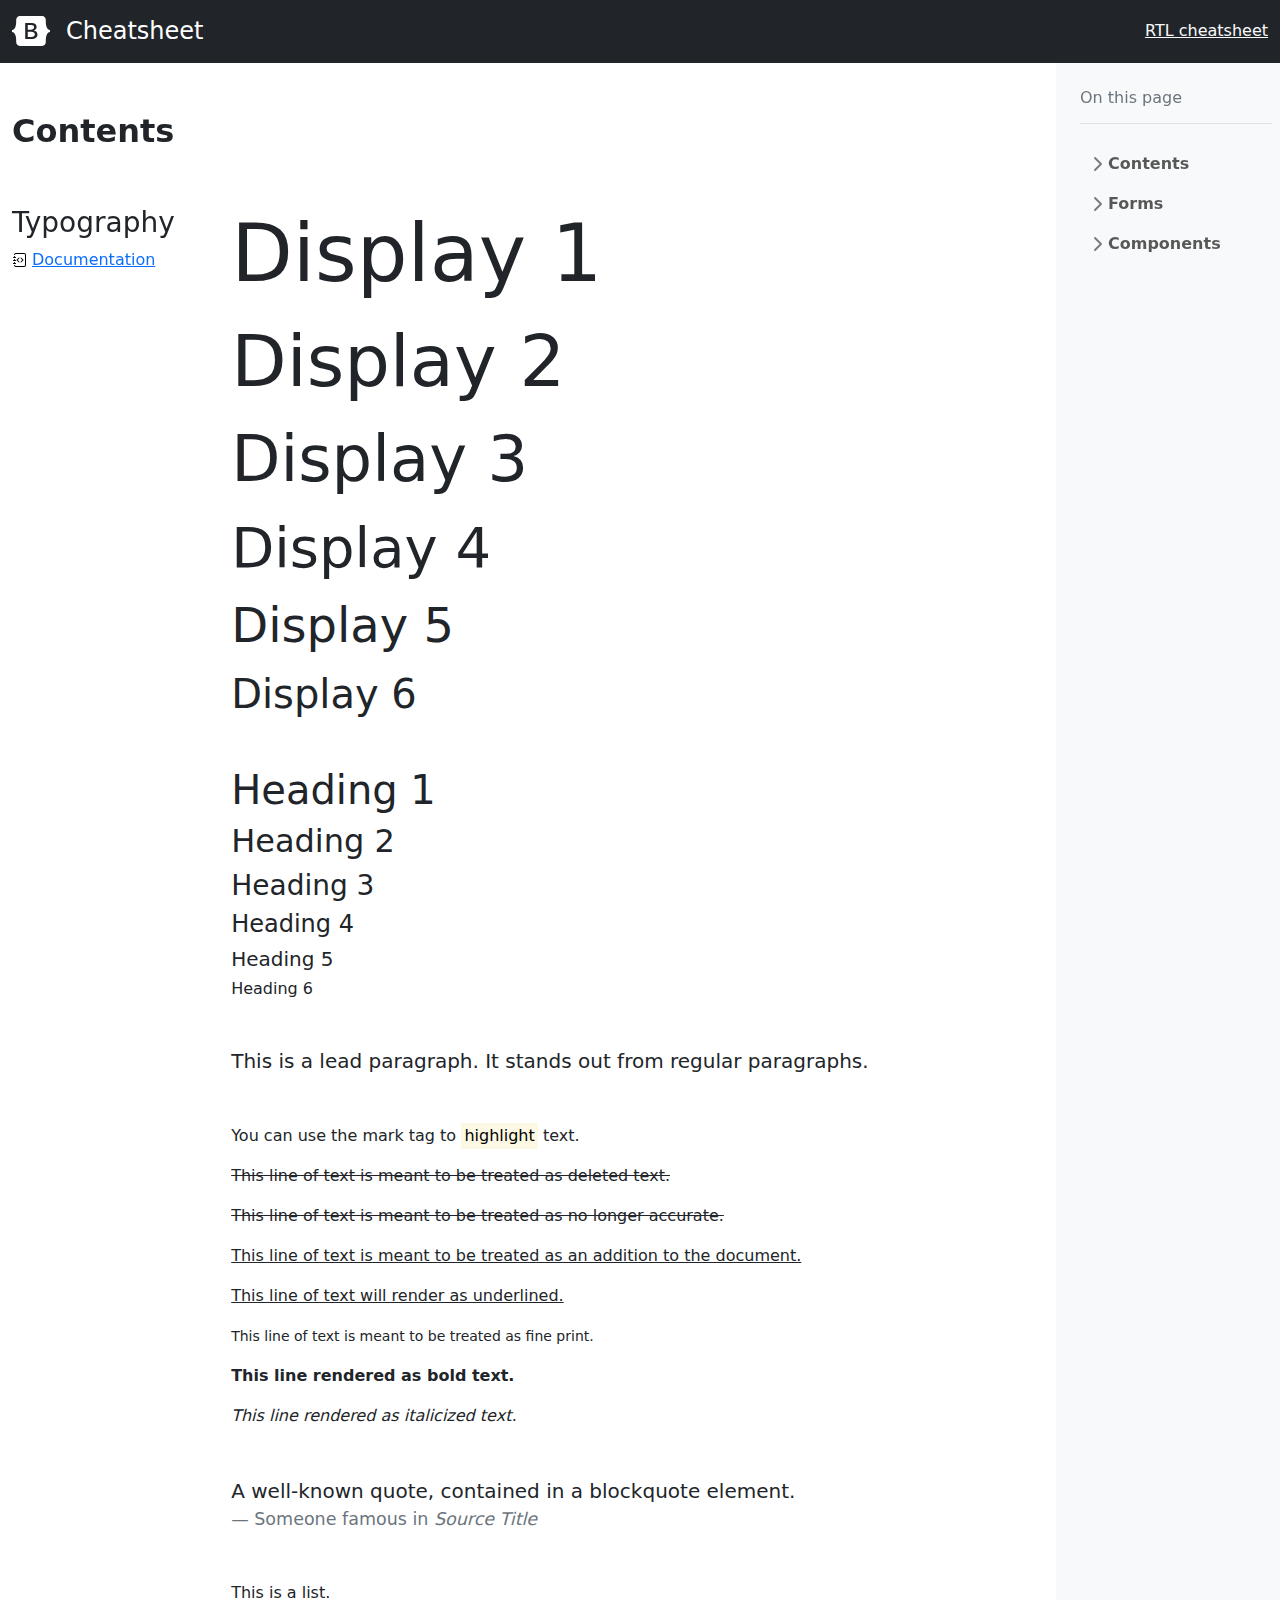
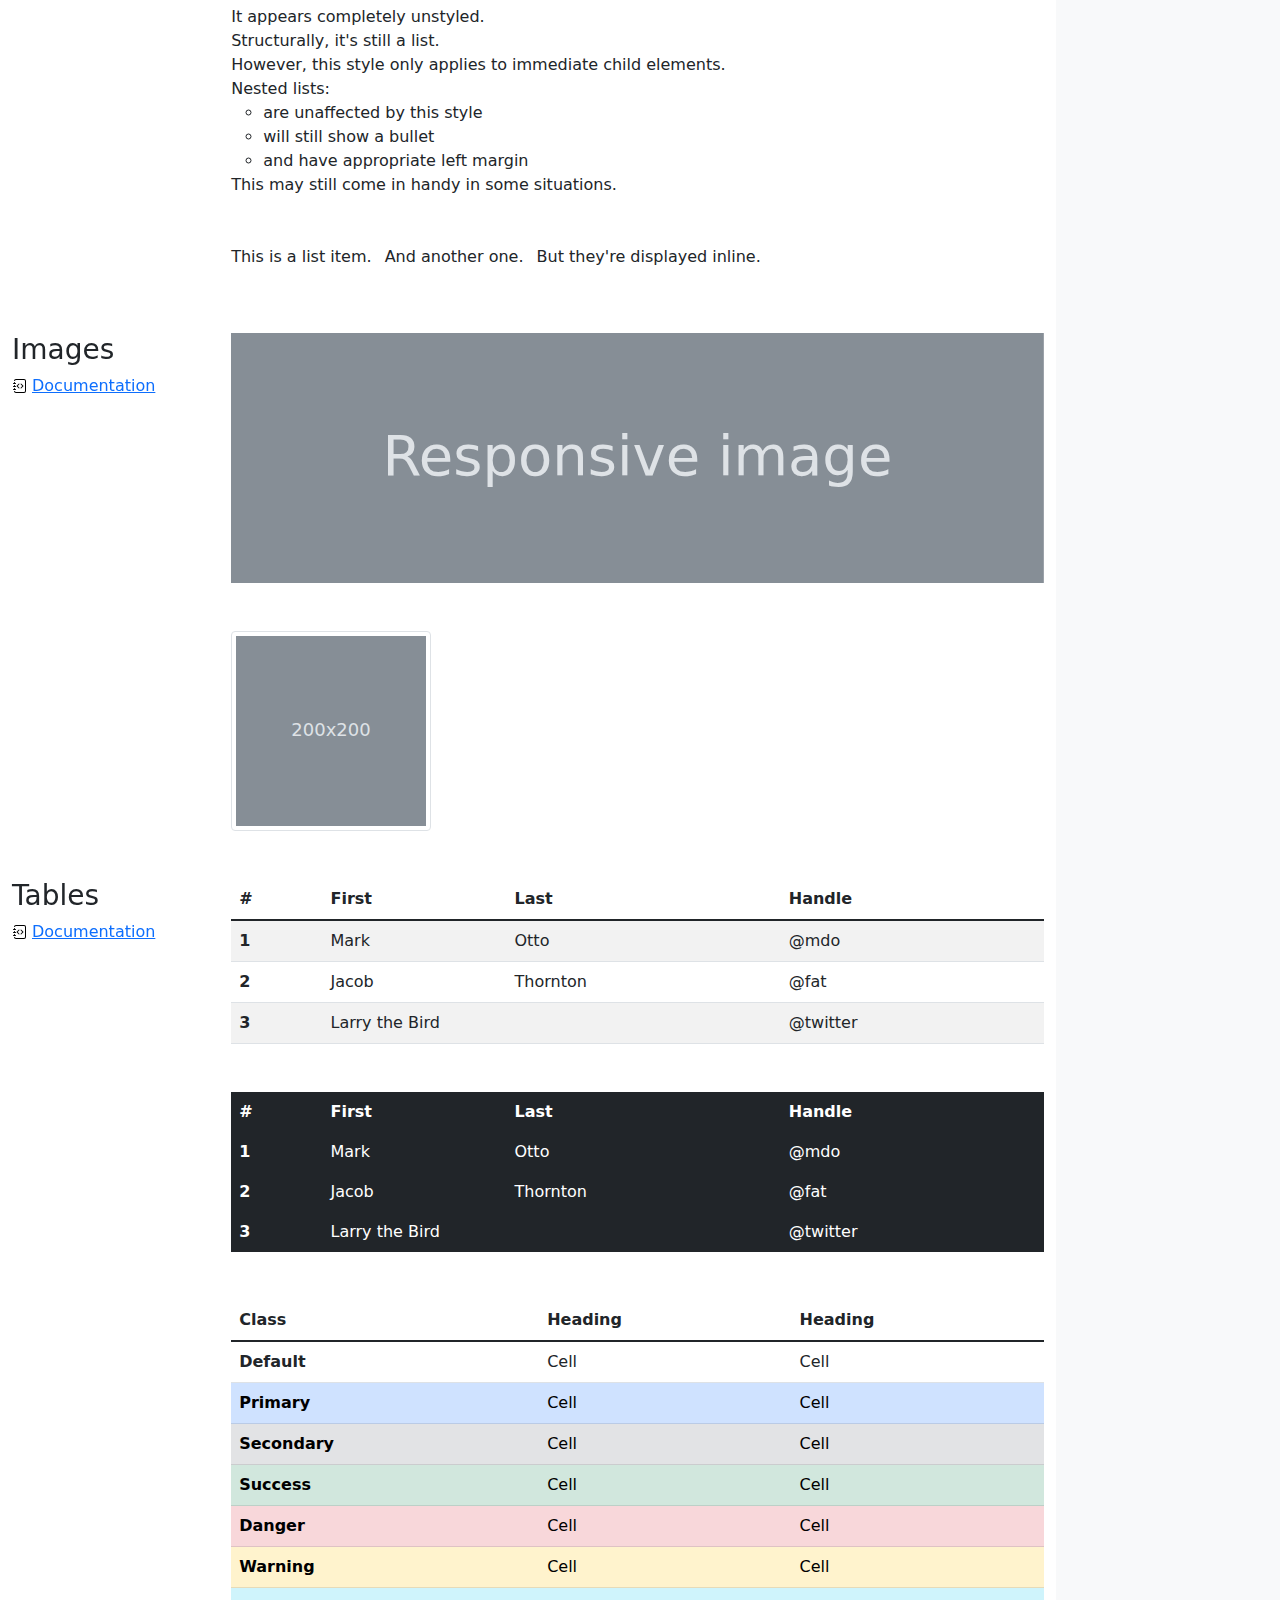
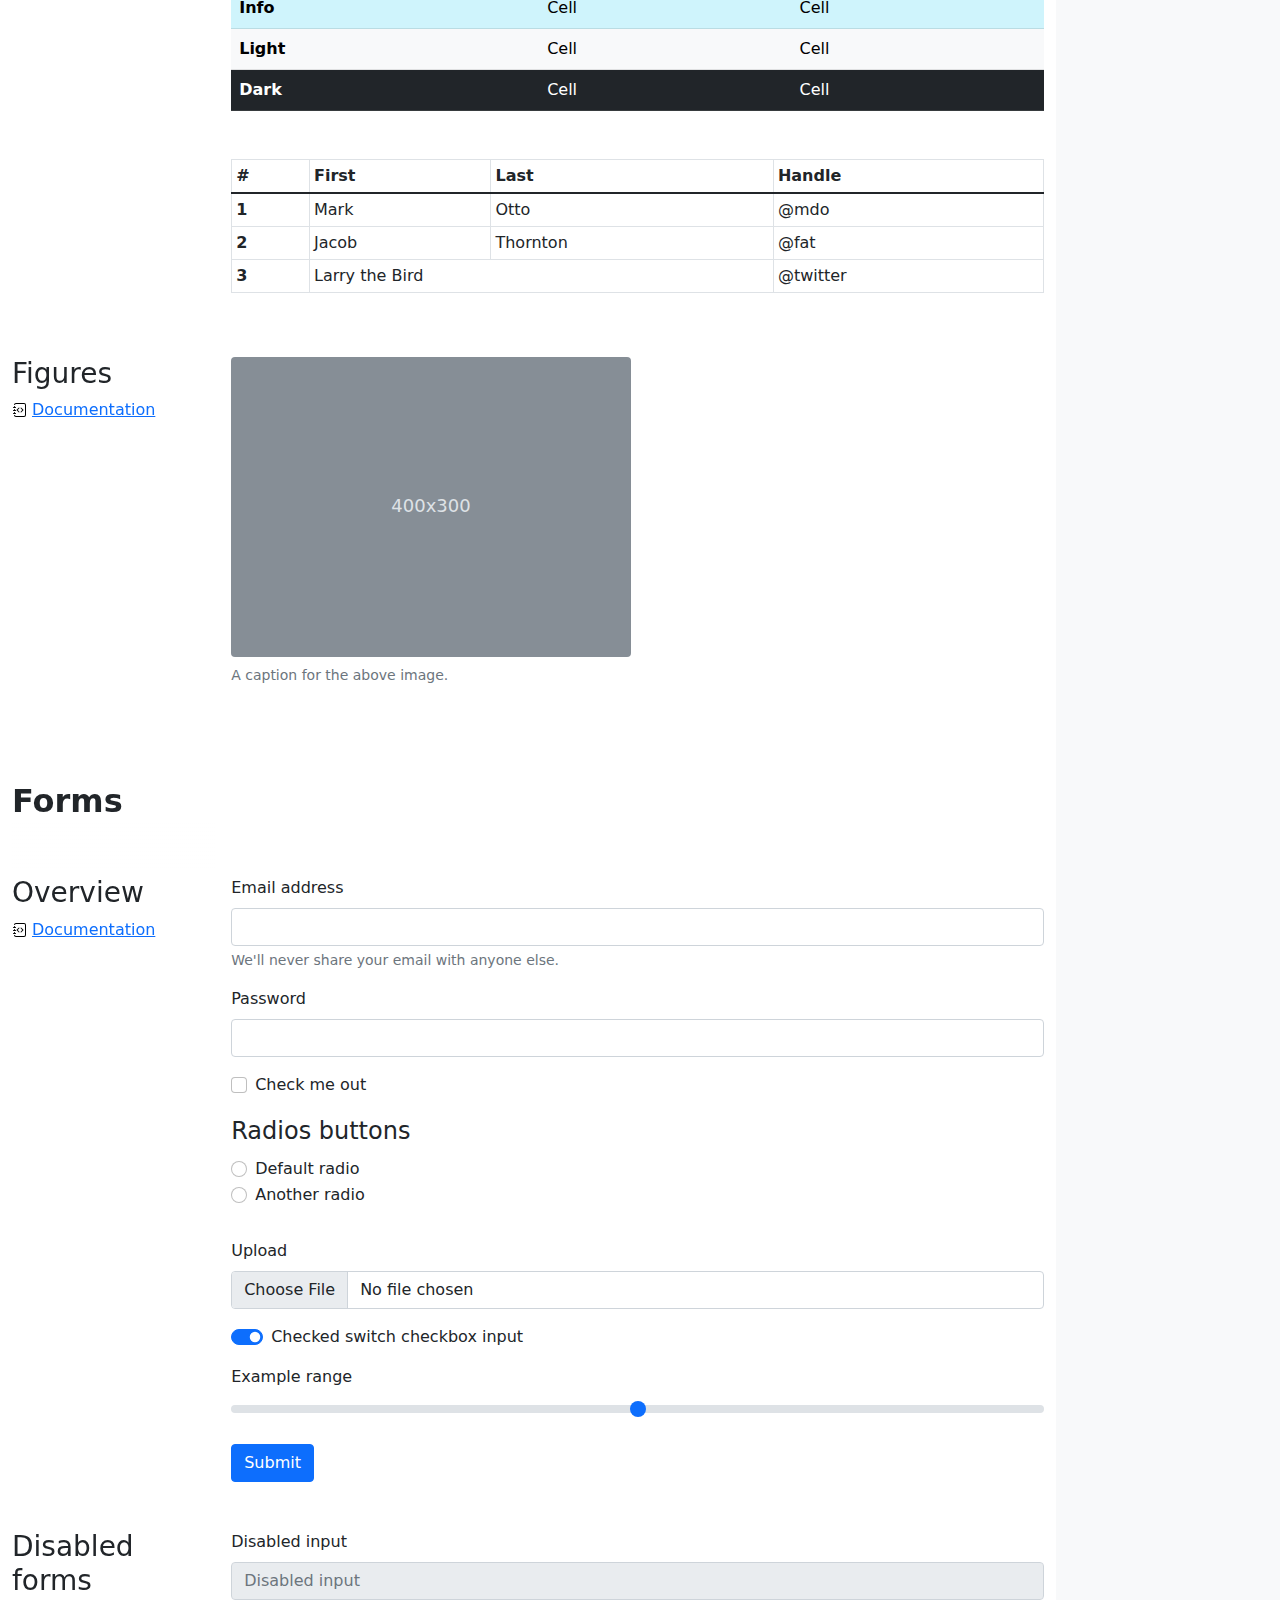
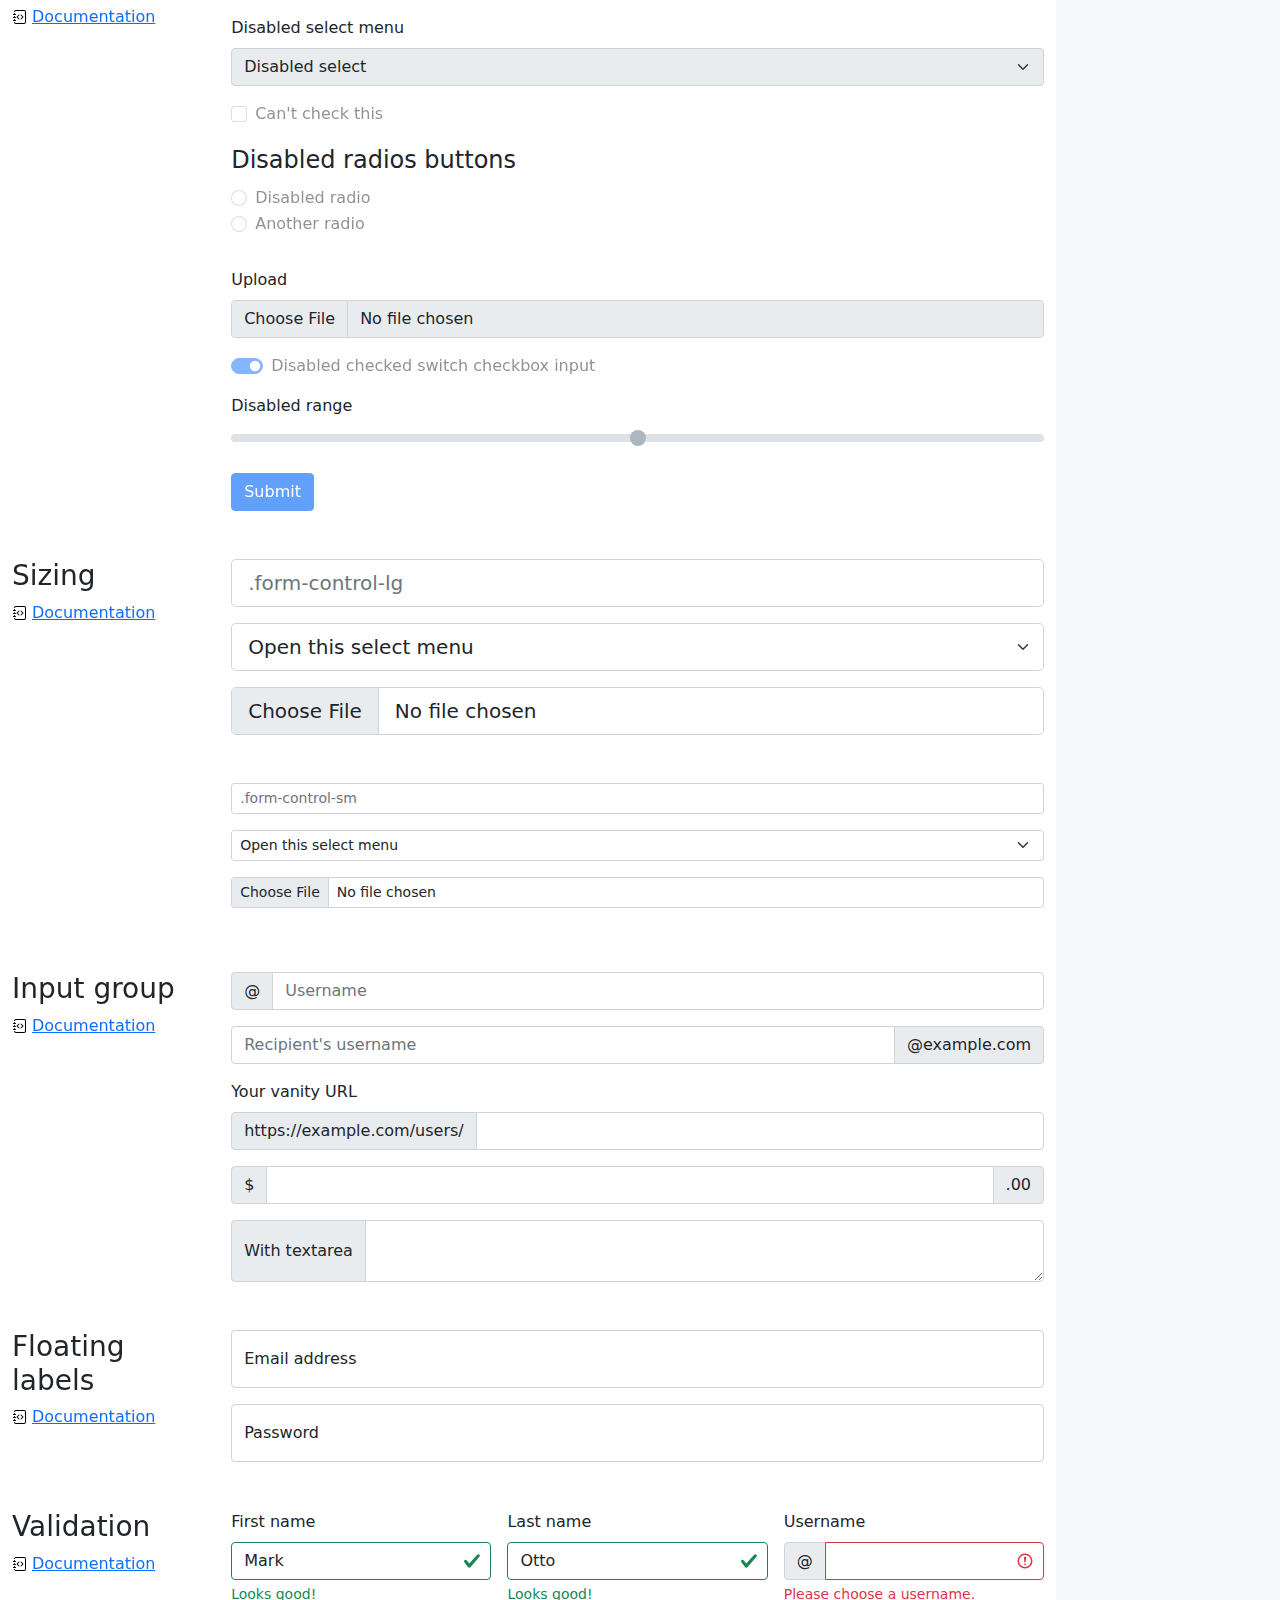
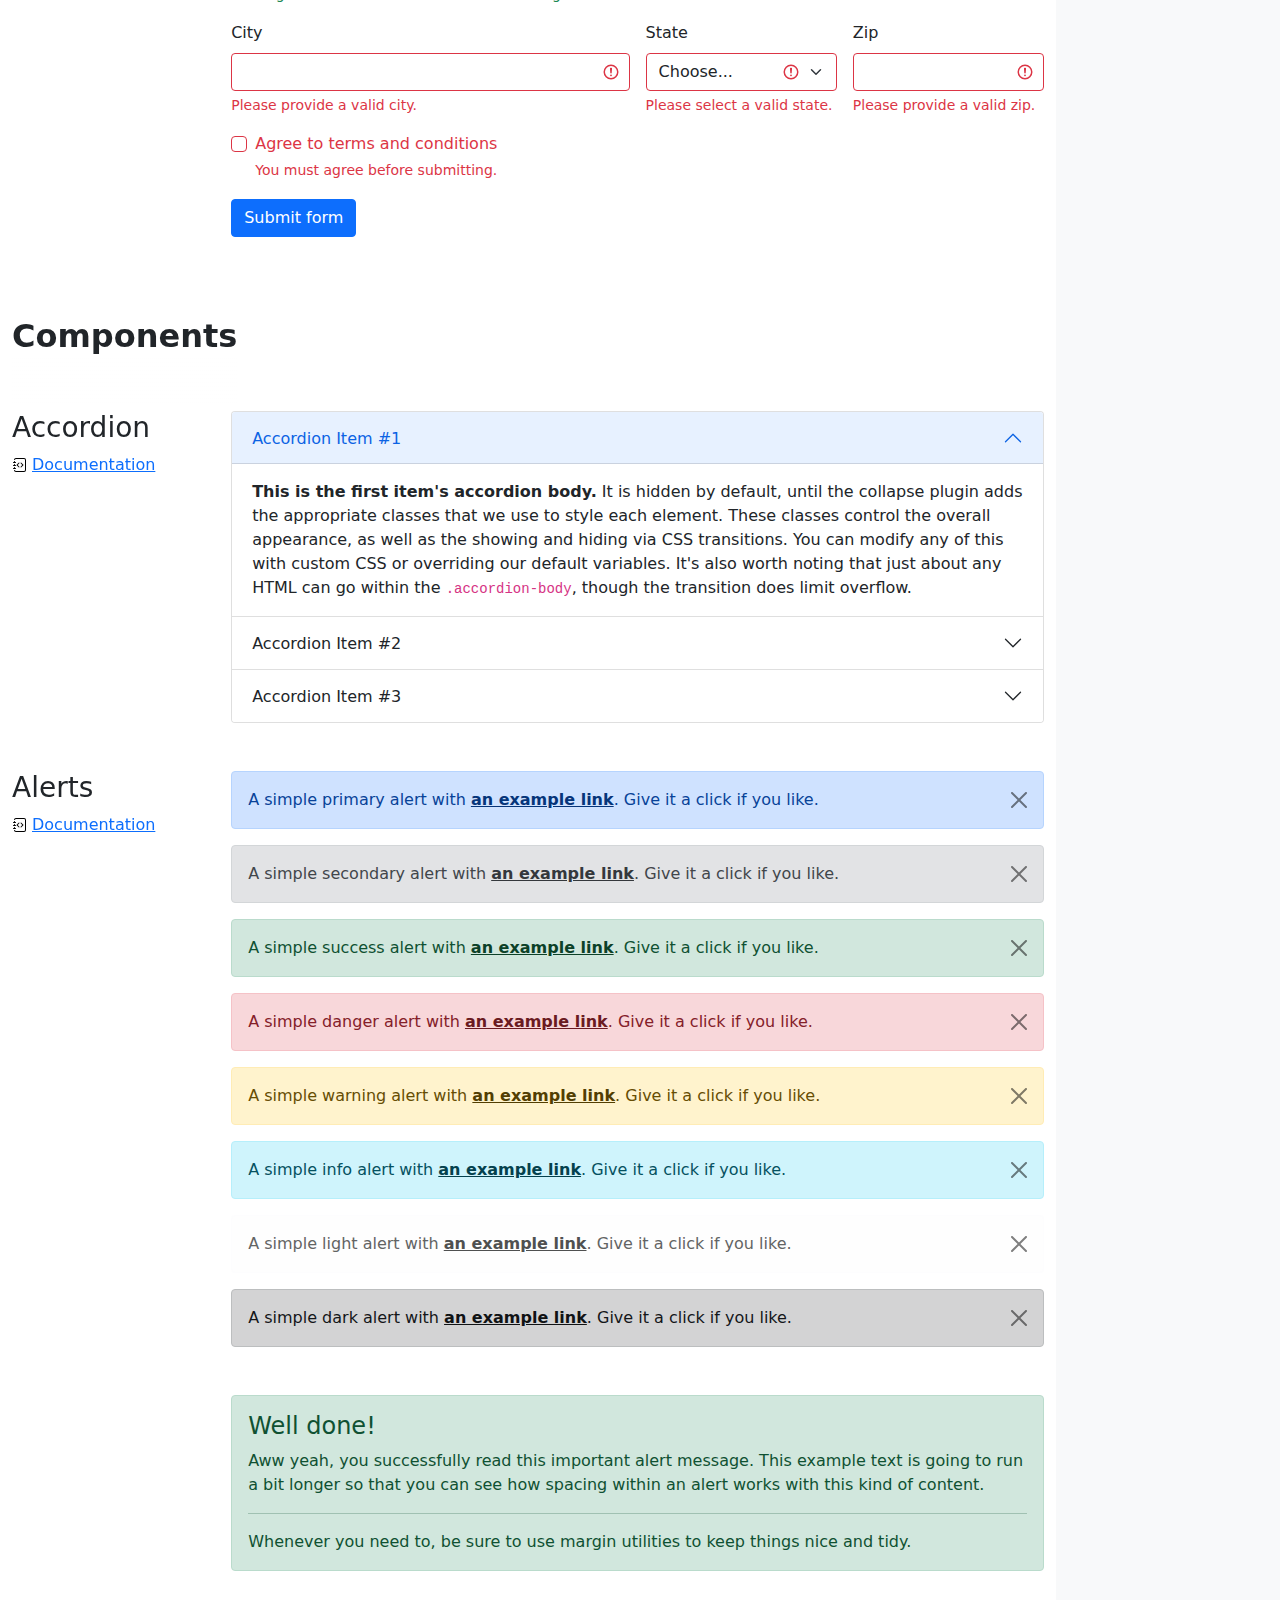
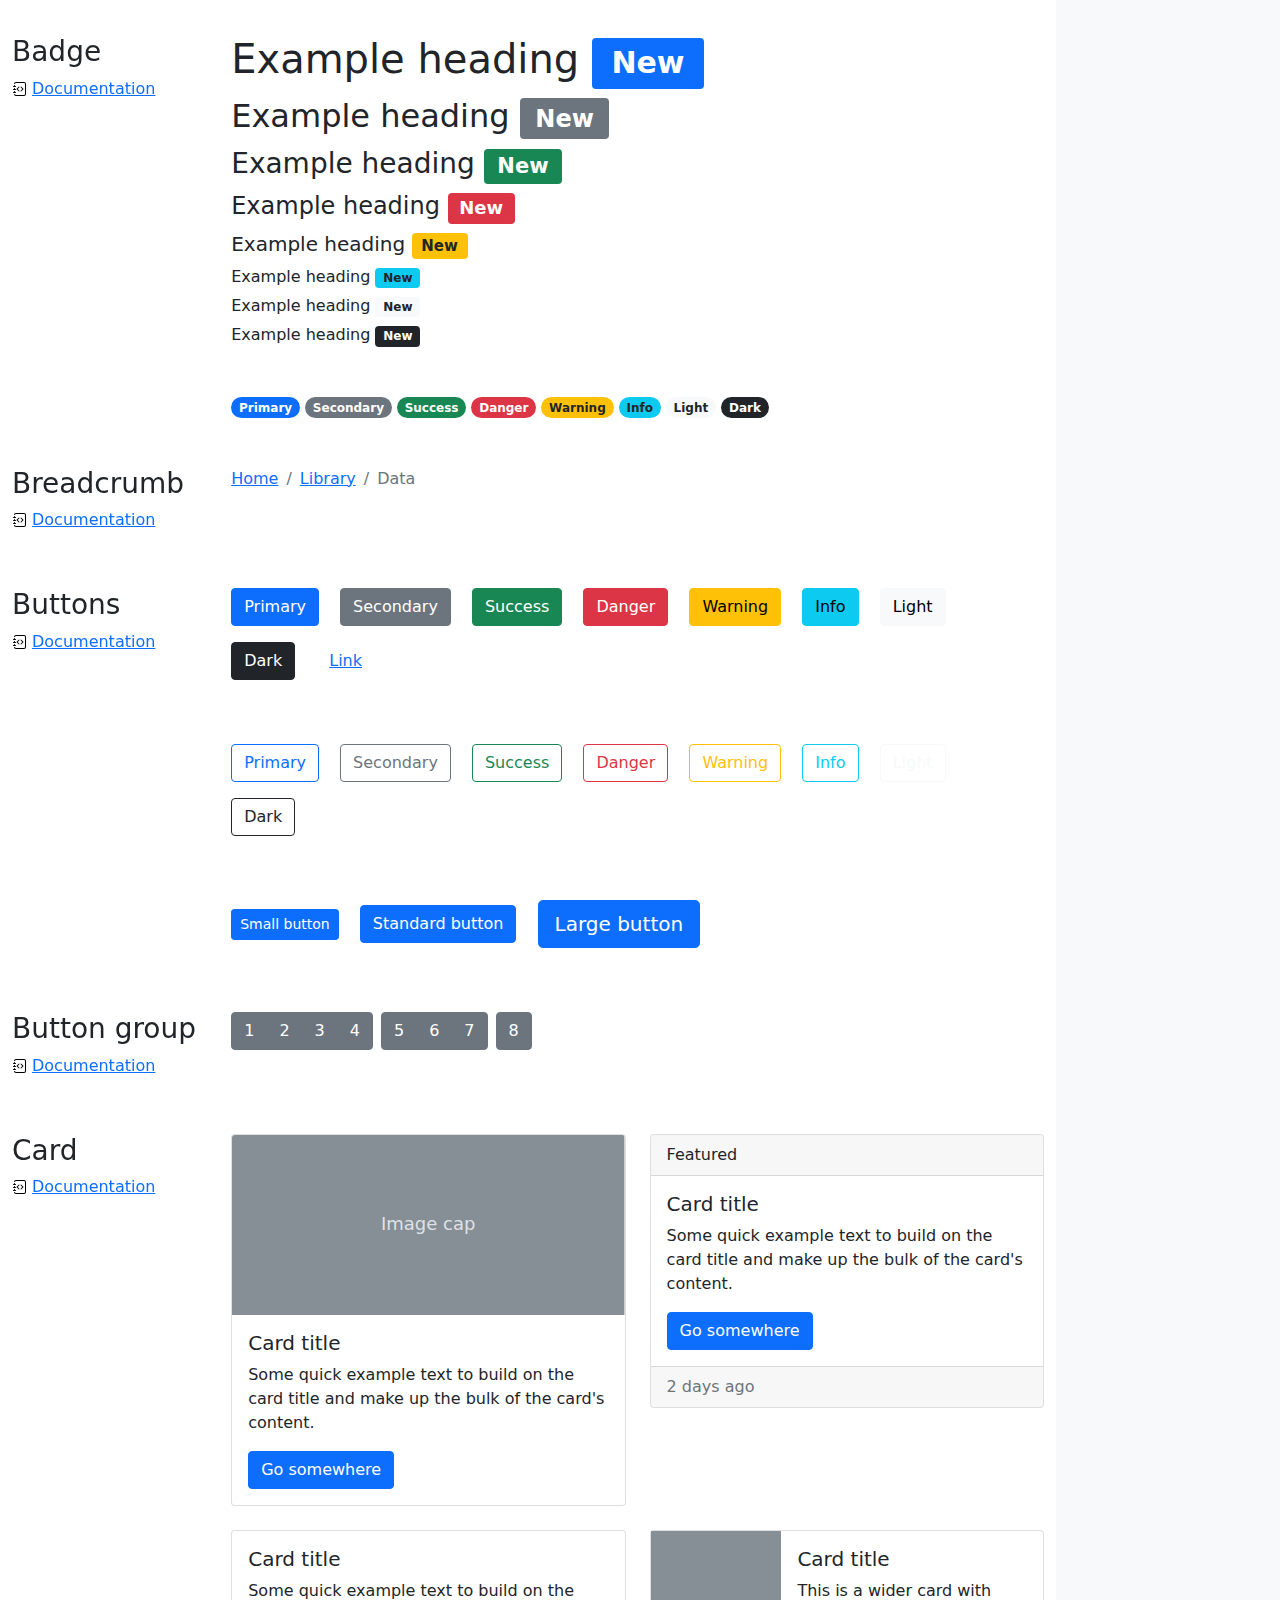
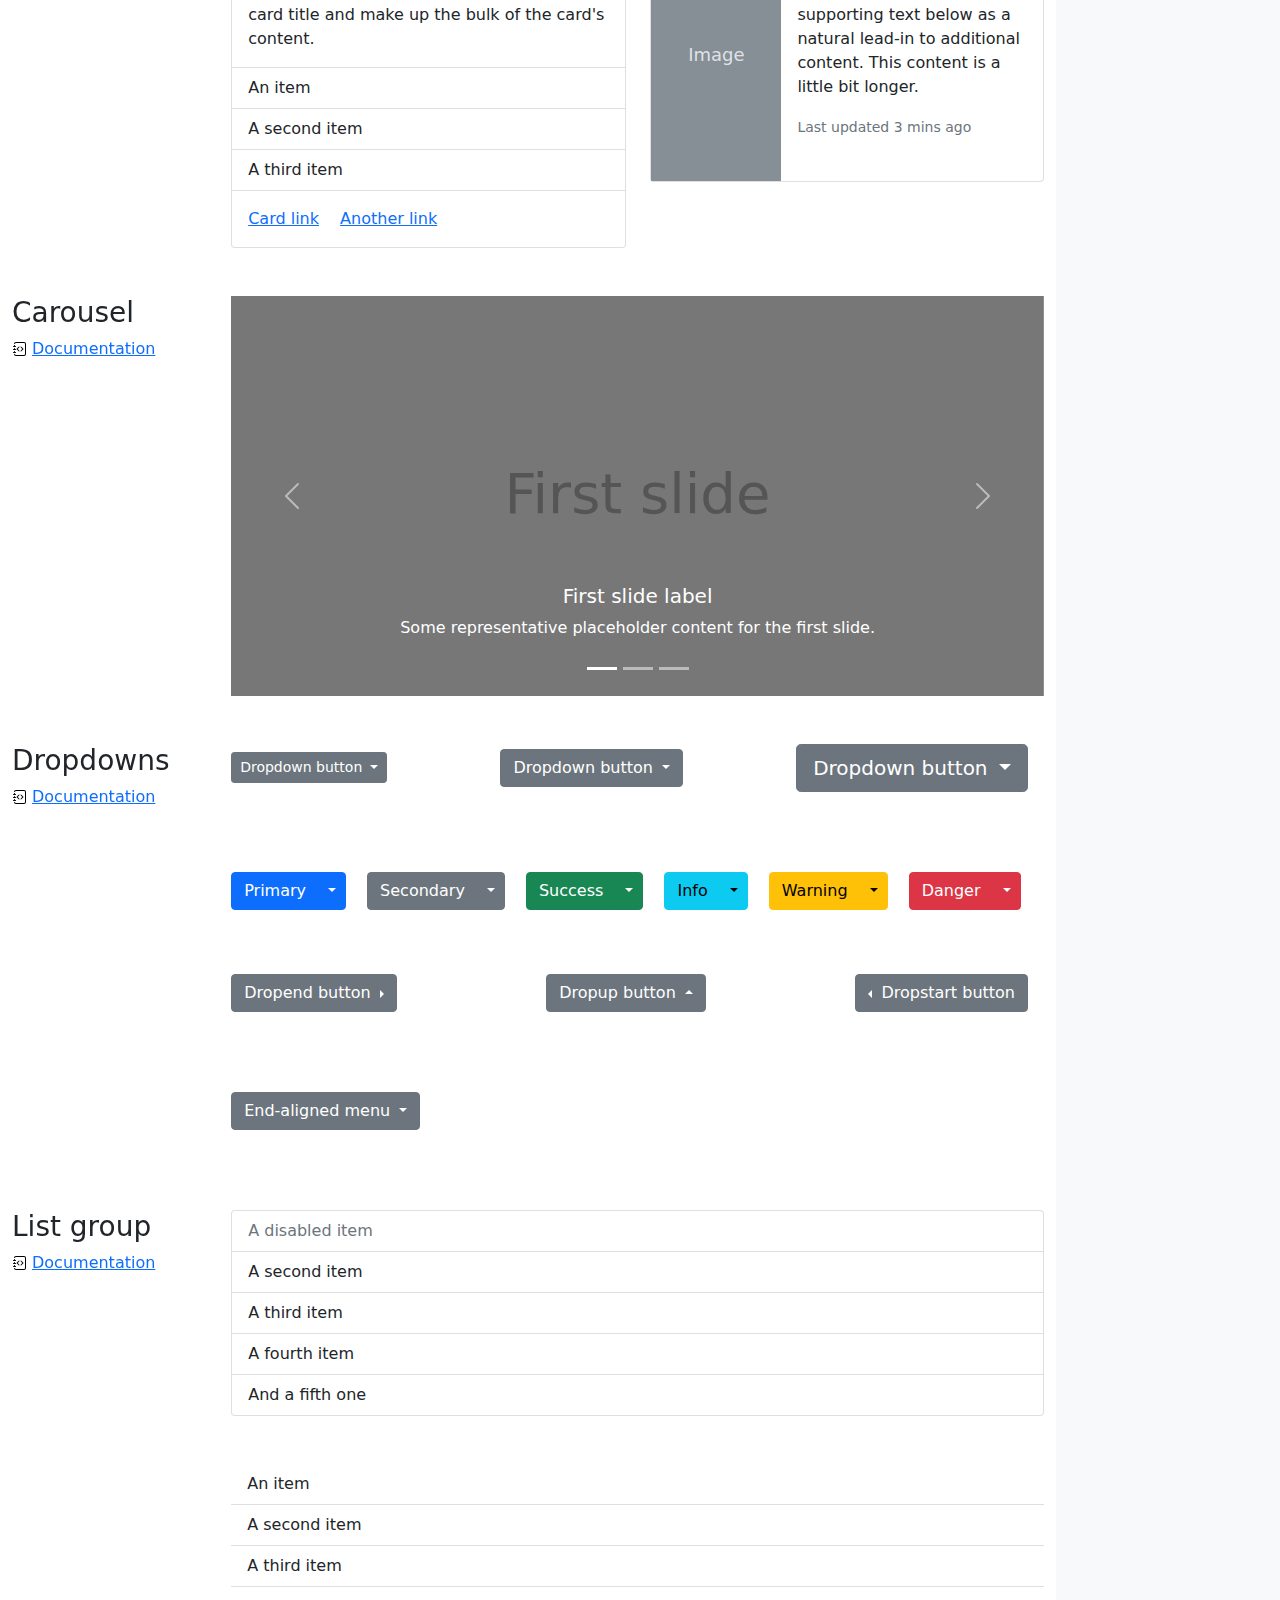
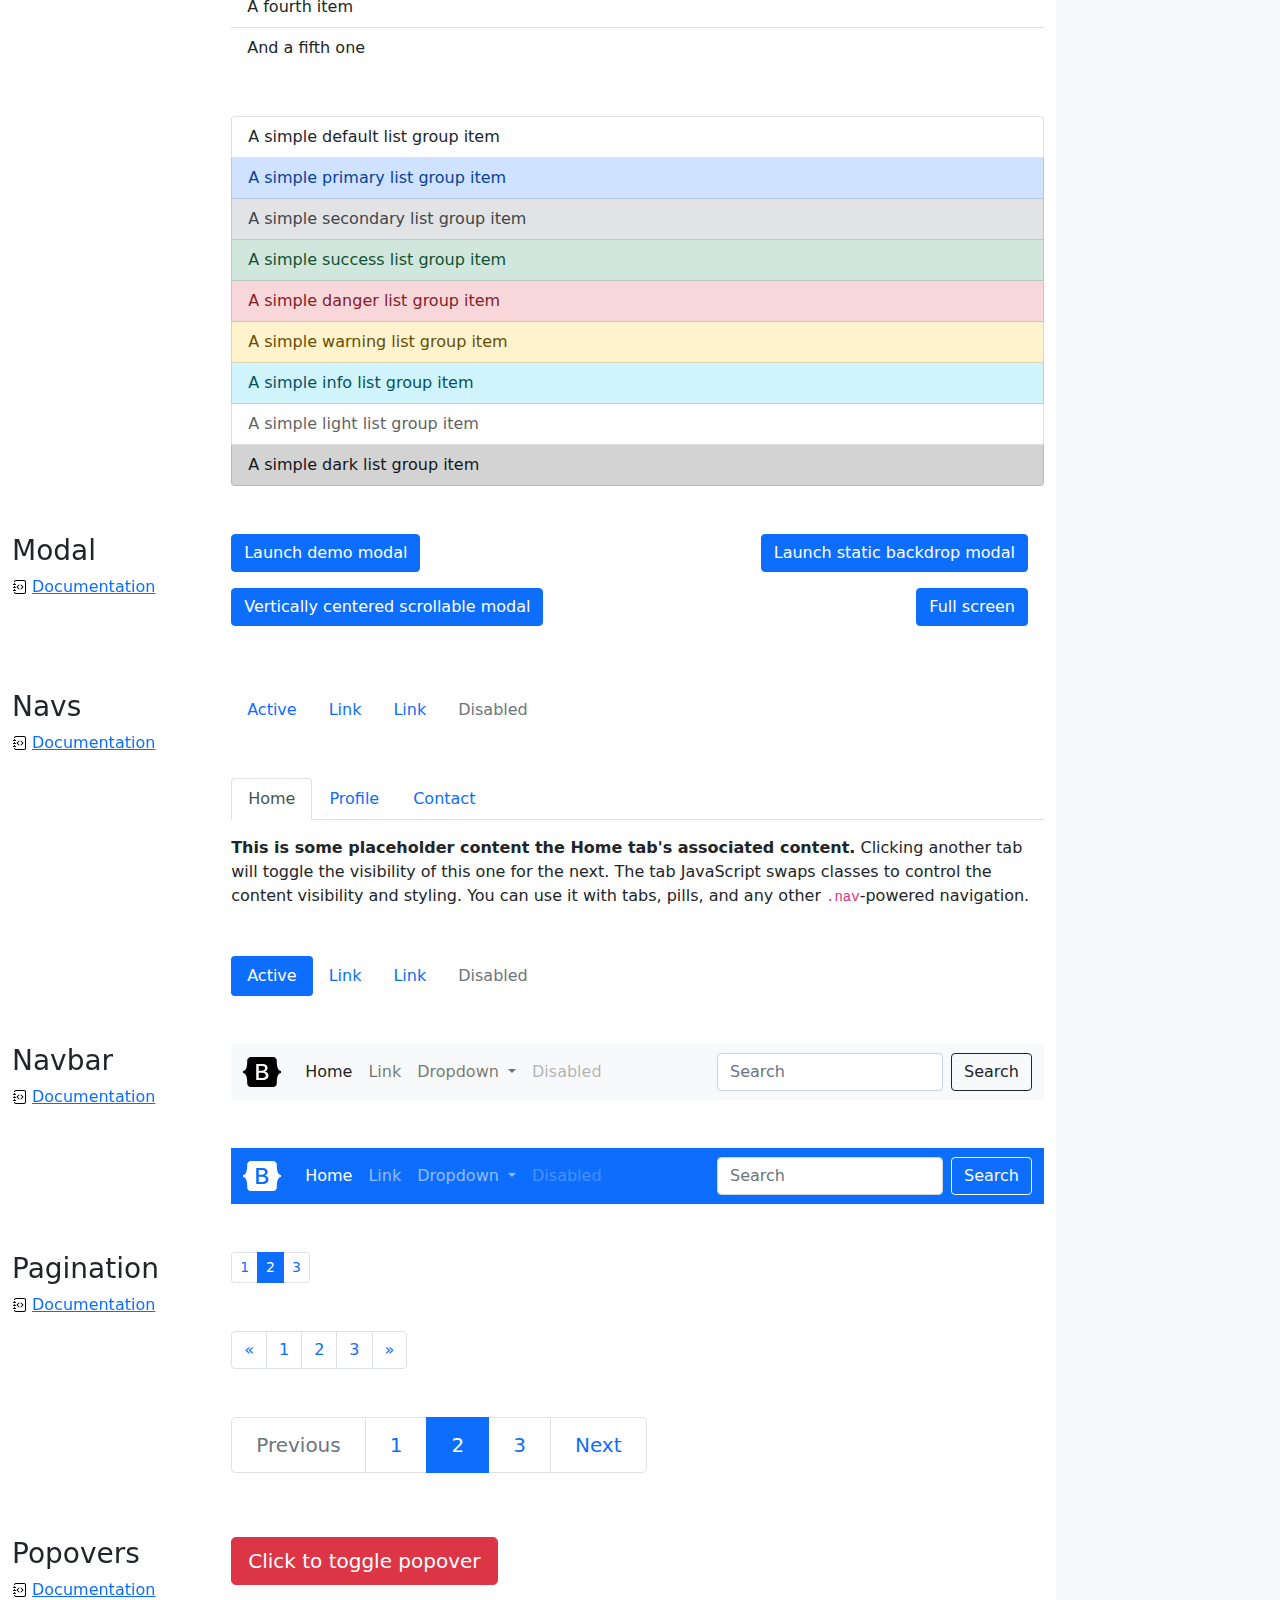
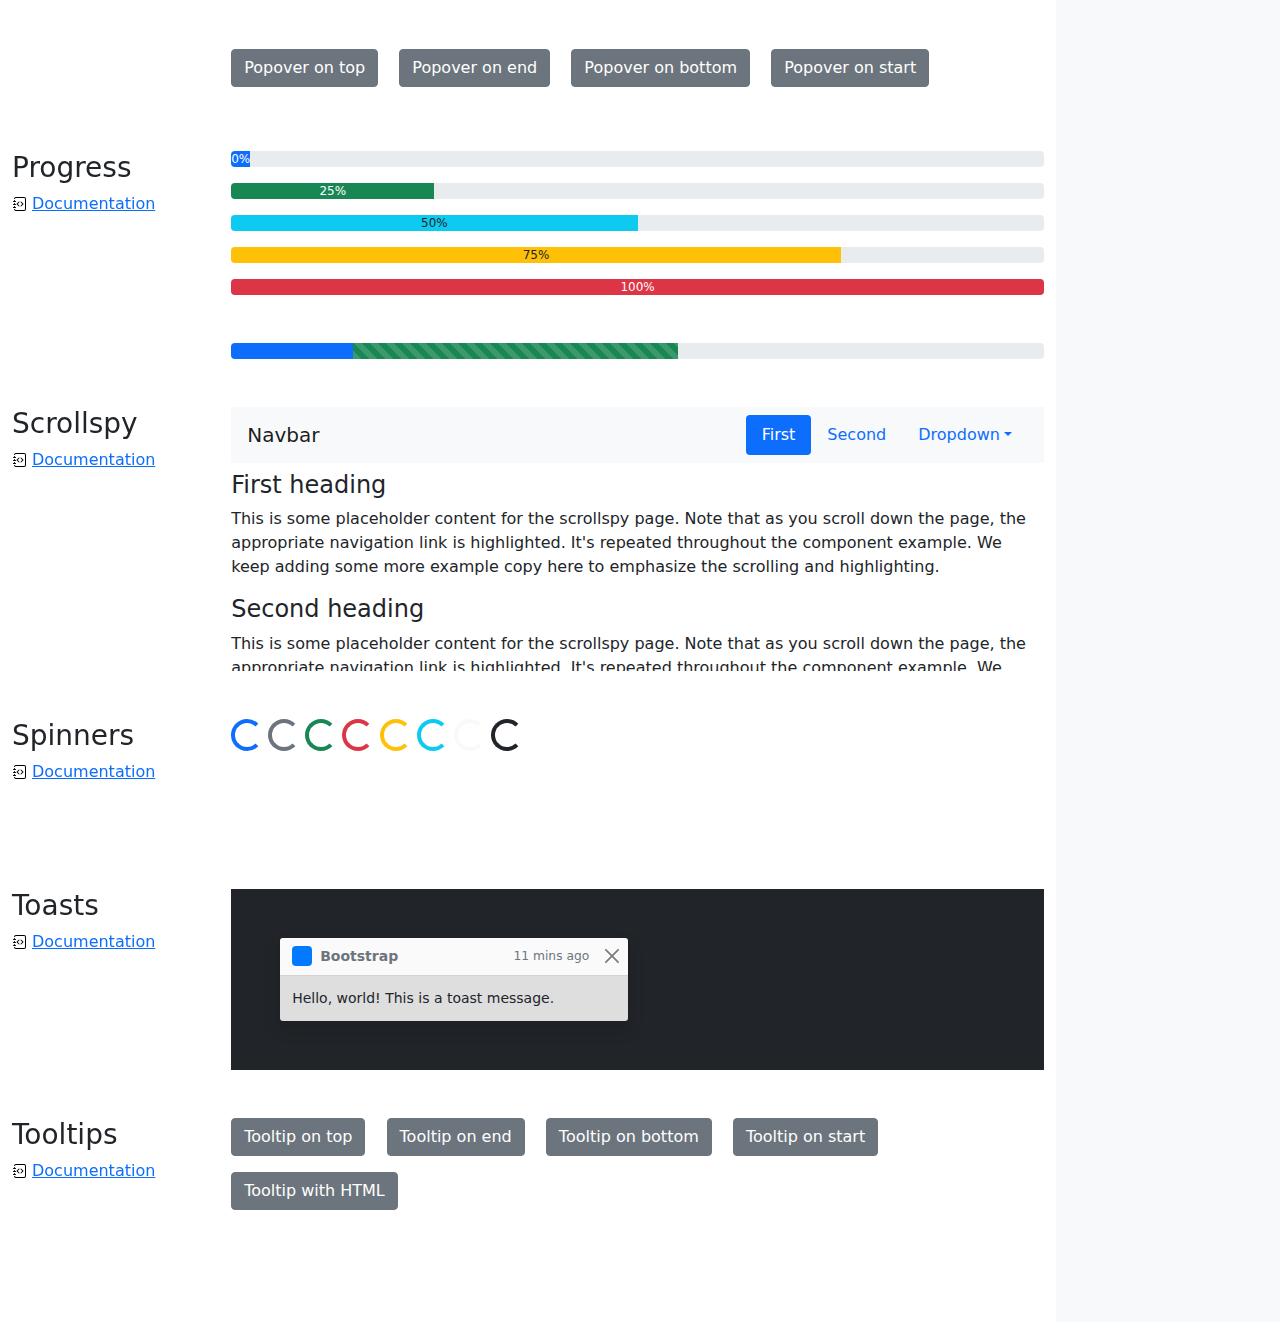
<file: vendor/bootstrap-5.1.3-examples/cheatsheet/index.html>
<!doctype html>
<html lang="en">
  <head>
    <meta charset="utf-8">
    <meta name="viewport" content="width=device-width, initial-scale=1">
    <meta name="description" content="">
    <meta name="author" content="Mark Otto, Jacob Thornton, and Bootstrap contributors">
    <meta name="generator" content="Hugo 0.88.1">
    <title>Cheatsheet · Bootstrap v5.1</title>

    <link rel="canonical" href="https://getbootstrap.com/docs/5.1/examples/cheatsheet/">

    

    <!-- Bootstrap core CSS -->
<link href="../assets/dist/css/bootstrap.min.css" rel="stylesheet">

    <style>
      .bd-placeholder-img {
        font-size: 1.125rem;
        text-anchor: middle;
        -webkit-user-select: none;
        -moz-user-select: none;
        user-select: none;
      }

      @media (min-width: 768px) {
        .bd-placeholder-img-lg {
          font-size: 3.5rem;
        }
      }
    </style>

    
    <!-- Custom styles for this template -->
    <link href="cheatsheet.css" rel="stylesheet">
  </head>
  <body class="bg-light">
    
<header class="bd-header bg-dark py-3 d-flex align-items-stretch border-bottom border-dark">
  <div class="container-fluid d-flex align-items-center">
    <h1 class="d-flex align-items-center fs-4 text-white mb-0">
      <img src="../assets/brand/bootstrap-logo-white.svg" width="38" height="30" class="me-3" alt="Bootstrap">
      Cheatsheet
    </h1>
    <a href="../examples/cheatsheet-rtl/" class="ms-auto link-light" hreflang="ar">RTL cheatsheet</a>
  </div>
</header>
<aside class="bd-aside sticky-xl-top text-muted align-self-start mb-3 mb-xl-5 px-2">
  <h2 class="h6 pt-4 pb-3 mb-4 border-bottom">On this page</h2>
  <nav class="small" id="toc">
    <ul class="list-unstyled">
      <li class="my-2">
        <button class="btn d-inline-flex align-items-center collapsed" data-bs-toggle="collapse" aria-expanded="false" data-bs-target="#contents-collapse" aria-controls="contents-collapse">Contents</button>
        <ul class="list-unstyled ps-3 collapse" id="contents-collapse">
          <li><a class="d-inline-flex align-items-center rounded" href="#typography">Typography</a></li>
          <li><a class="d-inline-flex align-items-center rounded" href="#images">Images</a></li>
          <li><a class="d-inline-flex align-items-center rounded" href="#tables">Tables</a></li>
          <li><a class="d-inline-flex align-items-center rounded" href="#figures">Figures</a></li>
        </ul>
      </li>
      <li class="my-2">
        <button class="btn d-inline-flex align-items-center collapsed" data-bs-toggle="collapse" aria-expanded="false" data-bs-target="#forms-collapse" aria-controls="forms-collapse">Forms</button>
        <ul class="list-unstyled ps-3 collapse" id="forms-collapse">
          <li><a class="d-inline-flex align-items-center rounded" href="#overview">Overview</a></li>
          <li><a class="d-inline-flex align-items-center rounded" href="#disabled-forms">Disabled forms</a></li>
          <li><a class="d-inline-flex align-items-center rounded" href="#sizing">Sizing</a></li>
          <li><a class="d-inline-flex align-items-center rounded" href="#input-group">Input group</a></li>
          <li><a class="d-inline-flex align-items-center rounded" href="#floating-labels">Floating labels</a></li>
          <li><a class="d-inline-flex align-items-center rounded" href="#validation">Validation</a></li>
        </ul>
      </li>
      <li class="my-2">
        <button class="btn d-inline-flex align-items-center collapsed" data-bs-toggle="collapse" aria-expanded="false" data-bs-target="#components-collapse" aria-controls="components-collapse">Components</button>
        <ul class="list-unstyled ps-3 collapse" id="components-collapse">
          <li><a class="d-inline-flex align-items-center rounded" href="#accordion">Accordion</a></li>
          <li><a class="d-inline-flex align-items-center rounded" href="#alerts">Alerts</a></li>
          <li><a class="d-inline-flex align-items-center rounded" href="#badge">Badge</a></li>
          <li><a class="d-inline-flex align-items-center rounded" href="#breadcrumb">Breadcrumb</a></li>
          <li><a class="d-inline-flex align-items-center rounded" href="#buttons">Buttons</a></li>
          <li><a class="d-inline-flex align-items-center rounded" href="#button-group">Button group</a></li>
          <li><a class="d-inline-flex align-items-center rounded" href="#card">Card</a></li>
          <li><a class="d-inline-flex align-items-center rounded" href="#carousel">Carousel</a></li>
          <li><a class="d-inline-flex align-items-center rounded" href="#dropdowns">Dropdowns</a></li>
          <li><a class="d-inline-flex align-items-center rounded" href="#list-group">List group</a></li>
          <li><a class="d-inline-flex align-items-center rounded" href="#modal">Modal</a></li>
          <li><a class="d-inline-flex align-items-center rounded" href="#navs">Navs</a></li>
          <li><a class="d-inline-flex align-items-center rounded" href="#navbar">Navbar</a></li>
          <li><a class="d-inline-flex align-items-center rounded" href="#pagination">Pagination</a></li>
          <li><a class="d-inline-flex align-items-center rounded" href="#popovers">Popovers</a></li>
          <li><a class="d-inline-flex align-items-center rounded" href="#progress">Progress</a></li>
          <li><a class="d-inline-flex align-items-center rounded" href="#scrollspy">Scrollspy</a></li>
          <li><a class="d-inline-flex align-items-center rounded" href="#spinners">Spinners</a></li>
          <li><a class="d-inline-flex align-items-center rounded" href="#toasts">Toasts</a></li>
          <li><a class="d-inline-flex align-items-center rounded" href="#tooltips">Tooltips</a></li>
        </ul>
      </li>
    </ul>
  </nav>
</aside>
<div class="bd-cheatsheet container-fluid bg-body">
  <section id="content">
    <h2 class="sticky-xl-top fw-bold pt-3 pt-xl-5 pb-2 pb-xl-3">Contents</h2>

    <article class="my-3" id="typography">
      <div class="bd-heading sticky-xl-top align-self-start mt-5 mb-3 mt-xl-0 mb-xl-2">
        <h3>Typography</h3>
        <a class="d-flex align-items-center" href="../content/typography/">Documentation</a>
      </div>

      <div>
        <div class="bd-example">
        <p class="display-1">Display 1</p>
        <p class="display-2">Display 2</p>
        <p class="display-3">Display 3</p>
        <p class="display-4">Display 4</p>
        <p class="display-5">Display 5</p>
        <p class="display-6">Display 6</p>
        </div>

        <div class="bd-example">
        <p class="h1">Heading 1</p>
        <p class="h2">Heading 2</p>
        <p class="h3">Heading 3</p>
        <p class="h4">Heading 4</p>
        <p class="h5">Heading 5</p>
        <p class="h6">Heading 6</p>
        </div>

        <div class="bd-example">
        <p class="lead">
          This is a lead paragraph. It stands out from regular paragraphs.
        </p>
        </div>

        <div class="bd-example">
        <p>You can use the mark tag to <mark>highlight</mark> text.</p>
        <p><del>This line of text is meant to be treated as deleted text.</del></p>
        <p><s>This line of text is meant to be treated as no longer accurate.</s></p>
        <p><ins>This line of text is meant to be treated as an addition to the document.</ins></p>
        <p><u>This line of text will render as underlined.</u></p>
        <p><small>This line of text is meant to be treated as fine print.</small></p>
        <p><strong>This line rendered as bold text.</strong></p>
        <p><em>This line rendered as italicized text.</em></p>
        </div>

        <div class="bd-example">
        <blockquote class="blockquote">
          <p>A well-known quote, contained in a blockquote element.</p>
          <footer class="blockquote-footer">Someone famous in <cite title="Source Title">Source Title</cite></footer>
        </blockquote>
        </div>

        <div class="bd-example">
        <ul class="list-unstyled">
          <li>This is a list.</li>
          <li>It appears completely unstyled.</li>
          <li>Structurally, it's still a list.</li>
          <li>However, this style only applies to immediate child elements.</li>
          <li>Nested lists:
            <ul>
              <li>are unaffected by this style</li>
              <li>will still show a bullet</li>
              <li>and have appropriate left margin</li>
            </ul>
          </li>
          <li>This may still come in handy in some situations.</li>
        </ul>
        </div>

        <div class="bd-example">
        <ul class="list-inline">
          <li class="list-inline-item">This is a list item.</li>
          <li class="list-inline-item">And another one.</li>
          <li class="list-inline-item">But they're displayed inline.</li>
        </ul>
        </div>
      </div>
    </article>
    <article class="my-3" id="images">
      <div class="bd-heading sticky-xl-top align-self-start mt-5 mb-3 mt-xl-0 mb-xl-2">
        <h3>Images</h3>
        <a class="d-flex align-items-center" href="../content/images/">Documentation</a>
      </div>

      <div>
        <div class="bd-example">
        <svg class="bd-placeholder-img bd-placeholder-img-lg img-fluid" width="100%" height="250" xmlns="http://www.w3.org/2000/svg" role="img" aria-label="Placeholder: Responsive image" preserveAspectRatio="xMidYMid slice" focusable="false"><title>Placeholder</title><rect width="100%" height="100%" fill="#868e96"/><text x="50%" y="50%" fill="#dee2e6" dy=".3em">Responsive image</text></svg>

        </div>

        <div class="bd-example">
        <svg class="bd-placeholder-img img-thumbnail" width="200" height="200" xmlns="http://www.w3.org/2000/svg" role="img" aria-label="A generic square placeholder image with a white border around it, making it resemble a photograph taken with an old instant camera: 200x200" preserveAspectRatio="xMidYMid slice" focusable="false"><title>A generic square placeholder image with a white border around it, making it resemble a photograph taken with an old instant camera</title><rect width="100%" height="100%" fill="#868e96"/><text x="50%" y="50%" fill="#dee2e6" dy=".3em">200x200</text></svg>

        </div>
      </div>
    </article>
    <article class="my-3" id="tables">
      <div class="bd-heading sticky-xl-top align-self-start mt-5 mb-3 mt-xl-0 mb-xl-2">
        <h3>Tables</h3>
        <a class="d-flex align-items-center" href="../content/tables/">Documentation</a>
      </div>

      <div>
        <div class="bd-example">
        <table class="table table-striped">
          <thead>
          <tr>
            <th scope="col">#</th>
            <th scope="col">First</th>
            <th scope="col">Last</th>
            <th scope="col">Handle</th>
          </tr>
          </thead>
          <tbody>
          <tr>
            <th scope="row">1</th>
            <td>Mark</td>
            <td>Otto</td>
            <td>@mdo</td>
          </tr>
          <tr>
            <th scope="row">2</th>
            <td>Jacob</td>
            <td>Thornton</td>
            <td>@fat</td>
          </tr>
          <tr>
            <th scope="row">3</th>
            <td colspan="2">Larry the Bird</td>
            <td>@twitter</td>
          </tr>
          </tbody>
        </table>
        </div>

        <div class="bd-example">
        <table class="table table-dark table-borderless">
          <thead>
          <tr>
            <th scope="col">#</th>
            <th scope="col">First</th>
            <th scope="col">Last</th>
            <th scope="col">Handle</th>
          </tr>
          </thead>
          <tbody>
          <tr>
            <th scope="row">1</th>
            <td>Mark</td>
            <td>Otto</td>
            <td>@mdo</td>
          </tr>
          <tr>
            <th scope="row">2</th>
            <td>Jacob</td>
            <td>Thornton</td>
            <td>@fat</td>
          </tr>
          <tr>
            <th scope="row">3</th>
            <td colspan="2">Larry the Bird</td>
            <td>@twitter</td>
          </tr>
          </tbody>
        </table>
        </div>

        <div class="bd-example">
        <table class="table table-hover">
          <thead>
          <tr>
            <th scope="col">Class</th>
            <th scope="col">Heading</th>
            <th scope="col">Heading</th>
          </tr>
          </thead>
          <tbody>
          <tr>
            <th scope="row">Default</th>
            <td>Cell</td>
            <td>Cell</td>
          </tr>
          
          <tr class="table-primary">
            <th scope="row">Primary</th>
            <td>Cell</td>
            <td>Cell</td>
          </tr>
          <tr class="table-secondary">
            <th scope="row">Secondary</th>
            <td>Cell</td>
            <td>Cell</td>
          </tr>
          <tr class="table-success">
            <th scope="row">Success</th>
            <td>Cell</td>
            <td>Cell</td>
          </tr>
          <tr class="table-danger">
            <th scope="row">Danger</th>
            <td>Cell</td>
            <td>Cell</td>
          </tr>
          <tr class="table-warning">
            <th scope="row">Warning</th>
            <td>Cell</td>
            <td>Cell</td>
          </tr>
          <tr class="table-info">
            <th scope="row">Info</th>
            <td>Cell</td>
            <td>Cell</td>
          </tr>
          <tr class="table-light">
            <th scope="row">Light</th>
            <td>Cell</td>
            <td>Cell</td>
          </tr>
          <tr class="table-dark">
            <th scope="row">Dark</th>
            <td>Cell</td>
            <td>Cell</td>
          </tr>
          </tbody>
        </table>
        </div>

        <div class="bd-example">
        <table class="table table-sm table-bordered">
          <thead>
          <tr>
            <th scope="col">#</th>
            <th scope="col">First</th>
            <th scope="col">Last</th>
            <th scope="col">Handle</th>
          </tr>
          </thead>
          <tbody>
          <tr>
            <th scope="row">1</th>
            <td>Mark</td>
            <td>Otto</td>
            <td>@mdo</td>
          </tr>
          <tr>
            <th scope="row">2</th>
            <td>Jacob</td>
            <td>Thornton</td>
            <td>@fat</td>
          </tr>
          <tr>
            <th scope="row">3</th>
            <td colspan="2">Larry the Bird</td>
            <td>@twitter</td>
          </tr>
          </tbody>
        </table>
        </div>
      </div>
    </article>
    <article class="my-3" id="figures">
      <div class="bd-heading sticky-xl-top align-self-start mt-5 mb-3 mt-xl-0 mb-xl-2">
        <h3>Figures</h3>
        <a class="d-flex align-items-center" href="../content/figures/">Documentation</a>
      </div>

      <div>
        <div class="bd-example">
        <figure class="figure">
          <svg class="bd-placeholder-img figure-img img-fluid rounded" width="400" height="300" xmlns="http://www.w3.org/2000/svg" role="img" aria-label="Placeholder: 400x300" preserveAspectRatio="xMidYMid slice" focusable="false"><title>Placeholder</title><rect width="100%" height="100%" fill="#868e96"/><text x="50%" y="50%" fill="#dee2e6" dy=".3em">400x300</text></svg>

          <figcaption class="figure-caption">A caption for the above image.</figcaption>
        </figure>
        </div>
      </div>
    </article>
  </section>

  <section id="forms">
    <h2 class="sticky-xl-top fw-bold pt-3 pt-xl-5 pb-2 pb-xl-3">Forms</h2>

    <article class="my-3" id="overview">
      <div class="bd-heading sticky-xl-top align-self-start mt-5 mb-3 mt-xl-0 mb-xl-2">
        <h3>Overview</h3>
        <a class="d-flex align-items-center" href="../forms/overview/">Documentation</a>
      </div>

      <div>
        <div class="bd-example">
        <form>
          <div class="mb-3">
            <label for="exampleInputEmail1" class="form-label">Email address</label>
            <input type="email" class="form-control" id="exampleInputEmail1" aria-describedby="emailHelp">
            <div id="emailHelp" class="form-text">We'll never share your email with anyone else.</div>
          </div>
          <div class="mb-3">
            <label for="exampleInputPassword1" class="form-label">Password</label>
            <input type="password" class="form-control" id="exampleInputPassword1">
          </div>
          <div class="mb-3 form-check">
            <input type="checkbox" class="form-check-input" id="exampleCheck1">
            <label class="form-check-label" for="exampleCheck1">Check me out</label>
          </div>
          <fieldset class="mb-3">
            <legend>Radios buttons</legend>
            <div class="form-check">
              <input type="radio" name="radios" class="form-check-input" id="exampleRadio1">
              <label class="form-check-label" for="exampleRadio1">Default radio</label>
            </div>
            <div class="mb-3 form-check">
              <input type="radio" name="radios" class="form-check-input" id="exampleRadio2">
              <label class="form-check-label" for="exampleRadio2">Another radio</label>
            </div>
          </fieldset>
          <div class="mb-3">
            <label class="form-label" for="customFile">Upload</label>
            <input type="file" class="form-control" id="customFile">
          </div>
          <div class="mb-3 form-check form-switch">
            <input class="form-check-input" type="checkbox" role="switch" id="flexSwitchCheckChecked" checked>
            <label class="form-check-label" for="flexSwitchCheckChecked">Checked switch checkbox input</label>
          </div>
          <div class="mb-3">
            <label for="customRange3" class="form-label">Example range</label>
            <input type="range" class="form-range" min="0" max="5" step="0.5" id="customRange3">
          </div>
          <button type="submit" class="btn btn-primary">Submit</button>
        </form>
        </div>
      </div>
    </article>
    <article class="my-3" id="disabled-forms">
      <div class="bd-heading sticky-xl-top align-self-start mt-5 mb-3 mt-xl-0 mb-xl-2">
        <h3>Disabled forms</h3>
        <a class="d-flex align-items-center" href="../forms/overview/#disabled-forms">Documentation</a>
      </div>

      <div>
        <div class="bd-example">
        <form>
          <fieldset disabled aria-label="Disabled fieldset example">
            <div class="mb-3">
              <label for="disabledTextInput" class="form-label">Disabled input</label>
              <input type="text" id="disabledTextInput" class="form-control" placeholder="Disabled input">
            </div>
            <div class="mb-3">
              <label for="disabledSelect" class="form-label">Disabled select menu</label>
              <select id="disabledSelect" class="form-select">
                <option>Disabled select</option>
              </select>
            </div>
            <div class="mb-3">
              <div class="form-check">
                <input class="form-check-input" type="checkbox" id="disabledFieldsetCheck" disabled>
                <label class="form-check-label" for="disabledFieldsetCheck">
                  Can't check this
                </label>
              </div>
            </div>
            <fieldset class="mb-3">
              <legend>Disabled radios buttons</legend>
              <div class="form-check">
                <input type="radio" name="radios" class="form-check-input" id="disabledRadio1" disabled>
                <label class="form-check-label" for="disabledRadio1">Disabled radio</label>
              </div>
              <div class="mb-3 form-check">
                <input type="radio" name="radios" class="form-check-input" id="disabledRadio2" disabled>
                <label class="form-check-label" for="disabledRadio2">Another radio</label>
              </div>
            </fieldset>
            <div class="mb-3">
              <label class="form-label" for="disabledCustomFile">Upload</label>
              <input type="file" class="form-control" id="disabledCustomFile" disabled>
            </div>
            <div class="mb-3 form-check form-switch">
              <input class="form-check-input" type="checkbox" role="switch" id="disabledSwitchCheckChecked" checked disabled>
              <label class="form-check-label" for="disabledSwitchCheckChecked">Disabled checked switch checkbox input</label>
            </div>
            <div class="mb-3">
              <label for="disabledRange" class="form-label">Disabled range</label>
              <input type="range" class="form-range" min="0" max="5" step="0.5" id="disabledRange">
            </div>
            <button type="submit" class="btn btn-primary">Submit</button>
          </fieldset>
        </form>
        </div>
      </div>
    </article>
    <article class="my-3" id="sizing">
      <div class="bd-heading sticky-xl-top align-self-start mt-5 mb-3 mt-xl-0 mb-xl-2">
        <h3>Sizing</h3>
        <a class="d-flex align-items-center" href="../forms/form-control/#sizing">Documentation</a>
      </div>

      <div>
        <div class="bd-example">
        <div class="mb-3">
          <input class="form-control form-control-lg" type="text" placeholder=".form-control-lg" aria-label=".form-control-lg example">
        </div>
        <div class="mb-3">
          <select class="form-select form-select-lg mb-3" aria-label=".form-select-lg example">
            <option selected>Open this select menu</option>
            <option value="1">One</option>
            <option value="2">Two</option>
            <option value="3">Three</option>
          </select>
        </div>
        <div class="mb-3">
          <input type="file" class="form-control form-control-lg" aria-label="Large file input example">
        </div>
        </div>

        <div class="bd-example">
        <div class="mb-3">
          <input class="form-control form-control-sm" type="text" placeholder=".form-control-sm" aria-label=".form-control-sm example">
        </div>
        <div class="mb-3">
          <select class="form-select form-select-sm" aria-label=".form-select-sm example">
            <option selected>Open this select menu</option>
            <option value="1">One</option>
            <option value="2">Two</option>
            <option value="3">Three</option>
          </select>
        </div>
        <div class="mb-3">
          <input type="file" class="form-control form-control-sm" aria-label="Small file input example">
        </div>
        </div>
      </div>
    </article>
    <article class="my-3" id="input-group">
      <div class="bd-heading sticky-xl-top align-self-start mt-5 mb-3 mt-xl-0 mb-xl-2">
        <h3>Input group</h3>
        <a class="d-flex align-items-center" href="../forms/input-group/">Documentation</a>
      </div>

      <div>
        <div class="bd-example">
        <div class="input-group mb-3">
          <span class="input-group-text" id="basic-addon1">@</span>
          <input type="text" class="form-control" placeholder="Username" aria-label="Username" aria-describedby="basic-addon1">
        </div>
        <div class="input-group mb-3">
          <input type="text" class="form-control" placeholder="Recipient's username" aria-label="Recipient's username" aria-describedby="basic-addon2">
          <span class="input-group-text" id="basic-addon2">@example.com</span>
        </div>
        <label for="basic-url" class="form-label">Your vanity URL</label>
        <div class="input-group mb-3">
          <span class="input-group-text" id="basic-addon3">https://example.com/users/</span>
          <input type="text" class="form-control" id="basic-url" aria-describedby="basic-addon3">
        </div>
        <div class="input-group mb-3">
          <span class="input-group-text">$</span>
          <input type="text" class="form-control" aria-label="Amount (to the nearest dollar)">
          <span class="input-group-text">.00</span>
        </div>
        <div class="input-group">
          <span class="input-group-text">With textarea</span>
          <textarea class="form-control" aria-label="With textarea"></textarea>
        </div>
        </div>
      </div>
    </article>
    <article class="my-3" id="floating-labels">
      <div class="bd-heading sticky-xl-top align-self-start mt-5 mb-3 mt-xl-0 mb-xl-2">
        <h3>Floating labels</h3>
        <a class="d-flex align-items-center" href="../forms/floating-labels/">Documentation</a>
      </div>

      <div>
        <div class="bd-example">
        <form>
          <div class="form-floating mb-3">
            <input type="email" class="form-control" id="floatingInput" placeholder="name@example.com">
            <label for="floatingInput">Email address</label>
          </div>
          <div class="form-floating">
            <input type="password" class="form-control" id="floatingPassword" placeholder="Password">
            <label for="floatingPassword">Password</label>
          </div>
        </form>
        </div>
      </div>
    </article>
    <article class="my-3" id="validation">
      <div class="bd-heading sticky-xl-top align-self-start mt-5 mb-3 mt-xl-0 mb-xl-2">
        <h3>Validation</h3>
        <a class="d-flex align-items-center" href="../forms/validation/">Documentation</a>
      </div>

      <div>
        <div class="bd-example">
        <form class="row g-3">
          <div class="col-md-4">
            <label for="validationServer01" class="form-label">First name</label>
            <input type="text" class="form-control is-valid" id="validationServer01" value="Mark" required>
            <div class="valid-feedback">
              Looks good!
            </div>
          </div>
          <div class="col-md-4">
            <label for="validationServer02" class="form-label">Last name</label>
            <input type="text" class="form-control is-valid" id="validationServer02" value="Otto" required>
            <div class="valid-feedback">
              Looks good!
            </div>
          </div>
          <div class="col-md-4">
            <label for="validationServerUsername" class="form-label">Username</label>
            <div class="input-group has-validation">
              <span class="input-group-text" id="inputGroupPrepend3">@</span>
              <input type="text" class="form-control is-invalid" id="validationServerUsername" aria-describedby="inputGroupPrepend3" required>
              <div class="invalid-feedback">
                Please choose a username.
              </div>
            </div>
          </div>
          <div class="col-md-6">
            <label for="validationServer03" class="form-label">City</label>
            <input type="text" class="form-control is-invalid" id="validationServer03" required>
            <div class="invalid-feedback">
              Please provide a valid city.
            </div>
          </div>
          <div class="col-md-3">
            <label for="validationServer04" class="form-label">State</label>
            <select class="form-select is-invalid" id="validationServer04" required>
              <option selected disabled value="">Choose...</option>
              <option>...</option>
            </select>
            <div class="invalid-feedback">
              Please select a valid state.
            </div>
          </div>
          <div class="col-md-3">
            <label for="validationServer05" class="form-label">Zip</label>
            <input type="text" class="form-control is-invalid" id="validationServer05" required>
            <div class="invalid-feedback">
              Please provide a valid zip.
            </div>
          </div>
          <div class="col-12">
            <div class="form-check">
              <input class="form-check-input is-invalid" type="checkbox" value="" id="invalidCheck3" required>
              <label class="form-check-label" for="invalidCheck3">
                Agree to terms and conditions
              </label>
              <div class="invalid-feedback">
                You must agree before submitting.
              </div>
            </div>
          </div>
          <div class="col-12">
            <button class="btn btn-primary" type="submit">Submit form</button>
          </div>
        </form>
        </div>
      </div>
    </article>
  </section>

  <section id="components">
    <h2 class="sticky-xl-top fw-bold pt-3 pt-xl-5 pb-2 pb-xl-3">Components</h2>

    <article class="my-3" id="accordion">
      <div class="bd-heading sticky-xl-top align-self-start mt-5 mb-3 mt-xl-0 mb-xl-2">
        <h3>Accordion</h3>
        <a class="d-flex align-items-center" href="../components/accordion/">Documentation</a>
      </div>

      <div>
        <div class="bd-example">
        <div class="accordion" id="accordionExample">
          <div class="accordion-item">
            <h4 class="accordion-header" id="headingOne">
              <button class="accordion-button" type="button" data-bs-toggle="collapse" data-bs-target="#collapseOne" aria-expanded="true" aria-controls="collapseOne">
                Accordion Item #1
              </button>
            </h4>
            <div id="collapseOne" class="accordion-collapse collapse show" aria-labelledby="headingOne" data-bs-parent="#accordionExample">
              <div class="accordion-body">
                <strong>This is the first item's accordion body.</strong> It is hidden by default, until the collapse plugin adds the appropriate classes that we use to style each element. These classes control the overall appearance, as well as the showing and hiding via CSS transitions. You can modify any of this with custom CSS or overriding our default variables. It's also worth noting that just about any HTML can go within the <code>.accordion-body</code>, though the transition does limit overflow.
              </div>
            </div>
          </div>
          <div class="accordion-item">
            <h4 class="accordion-header" id="headingTwo">
              <button class="accordion-button collapsed" type="button" data-bs-toggle="collapse" data-bs-target="#collapseTwo" aria-expanded="false" aria-controls="collapseTwo">
                Accordion Item #2
              </button>
            </h4>
            <div id="collapseTwo" class="accordion-collapse collapse" aria-labelledby="headingTwo" data-bs-parent="#accordionExample">
              <div class="accordion-body">
                <strong>This is the second item's accordion body.</strong> It is hidden by default, until the collapse plugin adds the appropriate classes that we use to style each element. These classes control the overall appearance, as well as the showing and hiding via CSS transitions. You can modify any of this with custom CSS or overriding our default variables. It's also worth noting that just about any HTML can go within the <code>.accordion-body</code>, though the transition does limit overflow.
              </div>
            </div>
          </div>
          <div class="accordion-item">
            <h4 class="accordion-header" id="headingThree">
              <button class="accordion-button collapsed" type="button" data-bs-toggle="collapse" data-bs-target="#collapseThree" aria-expanded="false" aria-controls="collapseThree">
                Accordion Item #3
              </button>
            </h4>
            <div id="collapseThree" class="accordion-collapse collapse" aria-labelledby="headingThree" data-bs-parent="#accordionExample">
              <div class="accordion-body">
                <strong>This is the third item's accordion body.</strong> It is hidden by default, until the collapse plugin adds the appropriate classes that we use to style each element. These classes control the overall appearance, as well as the showing and hiding via CSS transitions. You can modify any of this with custom CSS or overriding our default variables. It's also worth noting that just about any HTML can go within the <code>.accordion-body</code>, though the transition does limit overflow.
              </div>
            </div>
          </div>
        </div>
        </div>
      </div>
    </article>
    <article class="my-3" id="alerts">
      <div class="bd-heading sticky-xl-top align-self-start mt-5 mb-3 mt-xl-0 mb-xl-2">
        <h3>Alerts</h3>
        <a class="d-flex align-items-center" href="../components/alerts/">Documentation</a>
      </div>

      <div>
        <div class="bd-example">
        
        <div class="alert alert-primary alert-dismissible fade show" role="alert">
          A simple primary alert with <a href="#" class="alert-link">an example link</a>. Give it a click if you like.
          <button type="button" class="btn-close" data-bs-dismiss="alert" aria-label="Close"></button>
        </div>
        <div class="alert alert-secondary alert-dismissible fade show" role="alert">
          A simple secondary alert with <a href="#" class="alert-link">an example link</a>. Give it a click if you like.
          <button type="button" class="btn-close" data-bs-dismiss="alert" aria-label="Close"></button>
        </div>
        <div class="alert alert-success alert-dismissible fade show" role="alert">
          A simple success alert with <a href="#" class="alert-link">an example link</a>. Give it a click if you like.
          <button type="button" class="btn-close" data-bs-dismiss="alert" aria-label="Close"></button>
        </div>
        <div class="alert alert-danger alert-dismissible fade show" role="alert">
          A simple danger alert with <a href="#" class="alert-link">an example link</a>. Give it a click if you like.
          <button type="button" class="btn-close" data-bs-dismiss="alert" aria-label="Close"></button>
        </div>
        <div class="alert alert-warning alert-dismissible fade show" role="alert">
          A simple warning alert with <a href="#" class="alert-link">an example link</a>. Give it a click if you like.
          <button type="button" class="btn-close" data-bs-dismiss="alert" aria-label="Close"></button>
        </div>
        <div class="alert alert-info alert-dismissible fade show" role="alert">
          A simple info alert with <a href="#" class="alert-link">an example link</a>. Give it a click if you like.
          <button type="button" class="btn-close" data-bs-dismiss="alert" aria-label="Close"></button>
        </div>
        <div class="alert alert-light alert-dismissible fade show" role="alert">
          A simple light alert with <a href="#" class="alert-link">an example link</a>. Give it a click if you like.
          <button type="button" class="btn-close" data-bs-dismiss="alert" aria-label="Close"></button>
        </div>
        <div class="alert alert-dark alert-dismissible fade show" role="alert">
          A simple dark alert with <a href="#" class="alert-link">an example link</a>. Give it a click if you like.
          <button type="button" class="btn-close" data-bs-dismiss="alert" aria-label="Close"></button>
        </div>
        </div>

        <div class="bd-example">
        <div class="alert alert-success" role="alert">
          <h4 class="alert-heading">Well done!</h4>
          <p>Aww yeah, you successfully read this important alert message. This example text is going to run a bit longer so that you can see how spacing within an alert works with this kind of content.</p>
          <hr>
          <p class="mb-0">Whenever you need to, be sure to use margin utilities to keep things nice and tidy.</p>
        </div>
        </div>
      </div>
    </article>
    <article class="my-3" id="badge">
      <div class="bd-heading sticky-xl-top align-self-start mt-5 mb-3 mt-xl-0 mb-xl-2">
        <h3>Badge</h3>
        <a class="d-flex align-items-center" href="../components/badge/">Documentation</a>
      </div>

      <div>
        <div class="bd-example">
        <p class="h1">Example heading <span class="badge bg-primary">New</span></p>
        <p class="h2">Example heading <span class="badge bg-secondary">New</span></p>
        <p class="h3">Example heading <span class="badge bg-success">New</span></p>
        <p class="h4">Example heading <span class="badge bg-danger">New</span></p>
        <p class="h5">Example heading <span class="badge bg-warning text-dark">New</span></p>
        <p class="h6">Example heading <span class="badge bg-info text-dark">New</span></p>
        <p class="h6">Example heading <span class="badge bg-light text-dark">New</span></p>
        <p class="h6">Example heading <span class="badge bg-dark">New</span></p>
        </div>

        <div class="bd-example">
        
        <span class="badge rounded-pill bg-primary">Primary</span>
        <span class="badge rounded-pill bg-secondary">Secondary</span>
        <span class="badge rounded-pill bg-success">Success</span>
        <span class="badge rounded-pill bg-danger">Danger</span>
        <span class="badge rounded-pill bg-warning text-dark">Warning</span>
        <span class="badge rounded-pill bg-info text-dark">Info</span>
        <span class="badge rounded-pill bg-light text-dark">Light</span>
        <span class="badge rounded-pill bg-dark">Dark</span>
        </div>
      </div>
    </article>
    <article class="my-3" id="breadcrumb">
      <div class="bd-heading sticky-xl-top align-self-start mt-5 mb-3 mt-xl-0 mb-xl-2">
        <h3>Breadcrumb</h3>
        <a class="d-flex align-items-center" href="../components/breadcrumb/">Documentation</a>
      </div>

      <div>
        <div class="bd-example">
        <nav aria-label="breadcrumb">
          <ol class="breadcrumb">
            <li class="breadcrumb-item"><a href="#">Home</a></li>
            <li class="breadcrumb-item"><a href="#">Library</a></li>
            <li class="breadcrumb-item active" aria-current="page">Data</li>
          </ol>
        </nav>
        </div>
      </div>
    </article>
    <article class="my-3" id="buttons">
      <div class="bd-heading sticky-xl-top align-self-start mt-5 mb-3 mt-xl-0 mb-xl-2">
        <h3>Buttons</h3>
        <a class="d-flex align-items-center" href="../components/buttons/">Documentation</a>
      </div>

      <div>
        <div class="bd-example">
        
        <button type="button" class="btn btn-primary">Primary</button>
        <button type="button" class="btn btn-secondary">Secondary</button>
        <button type="button" class="btn btn-success">Success</button>
        <button type="button" class="btn btn-danger">Danger</button>
        <button type="button" class="btn btn-warning">Warning</button>
        <button type="button" class="btn btn-info">Info</button>
        <button type="button" class="btn btn-light">Light</button>
        <button type="button" class="btn btn-dark">Dark</button>

        <button type="button" class="btn btn-link">Link</button>
        </div>

        <div class="bd-example">
        
        <button type="button" class="btn btn-outline-primary">Primary</button>
        <button type="button" class="btn btn-outline-secondary">Secondary</button>
        <button type="button" class="btn btn-outline-success">Success</button>
        <button type="button" class="btn btn-outline-danger">Danger</button>
        <button type="button" class="btn btn-outline-warning">Warning</button>
        <button type="button" class="btn btn-outline-info">Info</button>
        <button type="button" class="btn btn-outline-light">Light</button>
        <button type="button" class="btn btn-outline-dark">Dark</button>
        </div>

        <div class="bd-example">
        <button type="button" class="btn btn-primary btn-sm">Small button</button>
        <button type="button" class="btn btn-primary">Standard button</button>
        <button type="button" class="btn btn-primary btn-lg">Large button</button>
        </div>
      </div>
    </article>
    <article class="my-3" id="button-group">
      <div class="bd-heading sticky-xl-top align-self-start mt-5 mb-3 mt-xl-0 mb-xl-2">
        <h3>Button group</h3>
        <a class="d-flex align-items-center" href="../components/button-group/">Documentation</a>
      </div>

      <div>
        <div class="bd-example">
        <div class="btn-toolbar" role="toolbar" aria-label="Toolbar with button groups">
          <div class="btn-group me-2" role="group" aria-label="First group">
            <button type="button" class="btn btn-secondary">1</button>
            <button type="button" class="btn btn-secondary">2</button>
            <button type="button" class="btn btn-secondary">3</button>
            <button type="button" class="btn btn-secondary">4</button>
          </div>
          <div class="btn-group me-2" role="group" aria-label="Second group">
            <button type="button" class="btn btn-secondary">5</button>
            <button type="button" class="btn btn-secondary">6</button>
            <button type="button" class="btn btn-secondary">7</button>
          </div>
          <div class="btn-group" role="group" aria-label="Third group">
            <button type="button" class="btn btn-secondary">8</button>
          </div>
        </div>
        </div>
      </div>
    </article>
    <article class="my-3" id="card">
      <div class="bd-heading sticky-xl-top align-self-start mt-5 mb-3 mt-xl-0 mb-xl-2">
        <h3>Card</h3>
        <a class="d-flex align-items-center" href="../components/card/">Documentation</a>
      </div>

      <div>
        <div class="bd-example">
        <div class="row  row-cols-1 row-cols-md-2 g-4">
          <div class="col">
            <div class="card">
              <svg class="bd-placeholder-img card-img-top" width="100%" height="180" xmlns="http://www.w3.org/2000/svg" role="img" aria-label="Placeholder: Image cap" preserveAspectRatio="xMidYMid slice" focusable="false"><title>Placeholder</title><rect width="100%" height="100%" fill="#868e96"/><text x="50%" y="50%" fill="#dee2e6" dy=".3em">Image cap</text></svg>

              <div class="card-body">
                <h5 class="card-title">Card title</h5>
                <p class="card-text">Some quick example text to build on the card title and make up the bulk of the card's content.</p>
                <a href="#" class="btn btn-primary">Go somewhere</a>
              </div>
            </div>
          </div>
          <div class="col">
            <div class="card">
              <div class="card-header">
                Featured
              </div>
              <div class="card-body">
                <h5 class="card-title">Card title</h5>
                <p class="card-text">Some quick example text to build on the card title and make up the bulk of the card's content.</p>
                <a href="#" class="btn btn-primary">Go somewhere</a>
              </div>
              <div class="card-footer text-muted">
                2 days ago
              </div>
            </div>
          </div>
          <div class="col">
            <div class="card">
              <div class="card-body">
                <h5 class="card-title">Card title</h5>
                <p class="card-text">Some quick example text to build on the card title and make up the bulk of the card's content.</p>
              </div>
              <ul class="list-group list-group-flush">
                <li class="list-group-item">An item</li>
                <li class="list-group-item">A second item</li>
                <li class="list-group-item">A third item</li>
              </ul>
              <div class="card-body">
                <a href="#" class="card-link">Card link</a>
                <a href="#" class="card-link">Another link</a>
              </div>
            </div>
          </div>
          <div class="col">
            <div class="card">
              <div class="row g-0">
                <div class="col-md-4">
                  <svg class="bd-placeholder-img" width="100%" height="250" xmlns="http://www.w3.org/2000/svg" role="img" aria-label="Placeholder: Image" preserveAspectRatio="xMidYMid slice" focusable="false"><title>Placeholder</title><rect width="100%" height="100%" fill="#868e96"/><text x="50%" y="50%" fill="#dee2e6" dy=".3em">Image</text></svg>

                </div>
                <div class="col-md-8">
                  <div class="card-body">
                    <h5 class="card-title">Card title</h5>
                    <p class="card-text">This is a wider card with supporting text below as a natural lead-in to additional content. This content is a little bit longer.</p>
                    <p class="card-text"><small class="text-muted">Last updated 3 mins ago</small></p>
                  </div>
                </div>
              </div>
            </div>
          </div>
        </div>
        </div>
      </div>
    </article>
    <article class="my-3" id="carousel">
      <div class="bd-heading sticky-xl-top align-self-start mt-5 mb-3 mt-xl-0 mb-xl-2">
        <h3>Carousel</h3>
        <a class="d-flex align-items-center" href="../components/carousel/">Documentation</a>
      </div>

      <div>
        <div class="bd-example">
        <div id="carouselExampleCaptions" class="carousel slide" data-bs-ride="carousel">
          <div class="carousel-indicators">
            <button type="button" data-bs-target="#carouselExampleCaptions" data-bs-slide-to="0" class="active" aria-current="true" aria-label="Slide 1"></button>
            <button type="button" data-bs-target="#carouselExampleCaptions" data-bs-slide-to="1" aria-label="Slide 2"></button>
            <button type="button" data-bs-target="#carouselExampleCaptions" data-bs-slide-to="2" aria-label="Slide 3"></button>
          </div>
          <div class="carousel-inner">
            <div class="carousel-item active">
              <svg class="bd-placeholder-img bd-placeholder-img-lg d-block w-100" width="800" height="400" xmlns="http://www.w3.org/2000/svg" role="img" aria-label="Placeholder: First slide" preserveAspectRatio="xMidYMid slice" focusable="false"><title>Placeholder</title><rect width="100%" height="100%" fill="#777"/><text x="50%" y="50%" fill="#555" dy=".3em">First slide</text></svg>

              <div class="carousel-caption d-none d-md-block">
                <h5>First slide label</h5>
                <p>Some representative placeholder content for the first slide.</p>
              </div>
            </div>
            <div class="carousel-item">
              <svg class="bd-placeholder-img bd-placeholder-img-lg d-block w-100" width="800" height="400" xmlns="http://www.w3.org/2000/svg" role="img" aria-label="Placeholder: Second slide" preserveAspectRatio="xMidYMid slice" focusable="false"><title>Placeholder</title><rect width="100%" height="100%" fill="#666"/><text x="50%" y="50%" fill="#444" dy=".3em">Second slide</text></svg>

              <div class="carousel-caption d-none d-md-block">
                <h5>Second slide label</h5>
                <p>Some representative placeholder content for the second slide.</p>
              </div>
            </div>
            <div class="carousel-item">
              <svg class="bd-placeholder-img bd-placeholder-img-lg d-block w-100" width="800" height="400" xmlns="http://www.w3.org/2000/svg" role="img" aria-label="Placeholder: Third slide" preserveAspectRatio="xMidYMid slice" focusable="false"><title>Placeholder</title><rect width="100%" height="100%" fill="#555"/><text x="50%" y="50%" fill="#333" dy=".3em">Third slide</text></svg>

              <div class="carousel-caption d-none d-md-block">
                <h5>Third slide label</h5>
                <p>Some representative placeholder content for the third slide.</p>
              </div>
            </div>
          </div>
          <button class="carousel-control-prev" type="button" data-bs-target="#carouselExampleCaptions"  data-bs-slide="prev">
            <span class="carousel-control-prev-icon" aria-hidden="true"></span>
            <span class="visually-hidden">Previous</span>
          </button>
          <button class="carousel-control-next" type="button" data-bs-target="#carouselExampleCaptions"  data-bs-slide="next">
            <span class="carousel-control-next-icon" aria-hidden="true"></span>
            <span class="visually-hidden">Next</span>
          </button>
        </div>
        </div>
      </div>
    </article>
    <article class="my-3" id="dropdowns">
      <div class="bd-heading sticky-xl-top align-self-start mt-5 mb-3 mt-xl-0 mb-xl-2">
        <h3>Dropdowns</h3>
        <a class="d-flex align-items-center" href="../components/dropdowns/">Documentation</a>
      </div>

      <div>
        <div class="bd-example">
        <div class="btn-group w-100 align-items-center justify-content-between flex-wrap">
          <div class="dropdown">
            <button class="btn btn-secondary btn-sm dropdown-toggle" type="button" id="dropdownMenuButtonSM" data-bs-toggle="dropdown" aria-expanded="false">
              Dropdown button
            </button>
            <ul class="dropdown-menu" aria-labelledby="dropdownMenuButtonSM">
              <li><h6 class="dropdown-header">Dropdown header</h6></li>
              <li><a class="dropdown-item" href="#">Action</a></li>
              <li><a class="dropdown-item" href="#">Another action</a></li>
              <li><a class="dropdown-item" href="#">Something else here</a></li>
              <li><hr class="dropdown-divider"></li>
              <li><a class="dropdown-item" href="#">Separated link</a></li>
            </ul>
          </div>
          <div class="dropdown">
            <button class="btn btn-secondary dropdown-toggle" type="button" id="dropdownMenuButton" data-bs-toggle="dropdown" aria-expanded="false">
              Dropdown button
            </button>
            <ul class="dropdown-menu" aria-labelledby="dropdownMenuButton">
              <li><h6 class="dropdown-header">Dropdown header</h6></li>
              <li><a class="dropdown-item" href="#">Action</a></li>
              <li><a class="dropdown-item" href="#">Another action</a></li>
              <li><a class="dropdown-item" href="#">Something else here</a></li>
              <li><hr class="dropdown-divider"></li>
              <li><a class="dropdown-item" href="#">Separated link</a></li>
            </ul>
          </div>
          <div class="dropdown">
            <button class="btn btn-secondary btn-lg dropdown-toggle" type="button" id="dropdownMenuButtonLG" data-bs-toggle="dropdown" aria-expanded="false">
              Dropdown button
            </button>
            <ul class="dropdown-menu" aria-labelledby="dropdownMenuButtonLG">
              <li><h6 class="dropdown-header">Dropdown header</h6></li>
              <li><a class="dropdown-item" href="#">Action</a></li>
              <li><a class="dropdown-item" href="#">Another action</a></li>
              <li><a class="dropdown-item" href="#">Something else here</a></li>
              <li><hr class="dropdown-divider"></li>
              <li><a class="dropdown-item" href="#">Separated link</a></li>
            </ul>
          </div>
        </div>
        </div>

        <div class="bd-example">
        <div class="btn-group">
          <button type="button" class="btn btn-primary">Primary</button>
          <button type="button" class="btn btn-primary dropdown-toggle dropdown-toggle-split" data-bs-toggle="dropdown" aria-expanded="false">
            <span class="visually-hidden">Toggle Dropdown</span>
          </button>
          <ul class="dropdown-menu">
            <li><a class="dropdown-item" href="#">Action</a></li>
            <li><a class="dropdown-item" href="#">Another action</a></li>
            <li><a class="dropdown-item" href="#">Something else here</a></li>
          </ul>
        </div><!-- /btn-group -->
        <div class="btn-group">
          <button type="button" class="btn btn-secondary">Secondary</button>
          <button type="button" class="btn btn-secondary dropdown-toggle dropdown-toggle-split" data-bs-toggle="dropdown" aria-expanded="false">
            <span class="visually-hidden">Toggle Dropdown</span>
          </button>
          <ul class="dropdown-menu">
            <li><a class="dropdown-item" href="#">Action</a></li>
            <li><a class="dropdown-item" href="#">Another action</a></li>
            <li><a class="dropdown-item" href="#">Something else here</a></li>
          </ul>
        </div><!-- /btn-group -->
        <div class="btn-group">
          <button type="button" class="btn btn-success">Success</button>
          <button type="button" class="btn btn-success dropdown-toggle dropdown-toggle-split" data-bs-toggle="dropdown" aria-expanded="false">
            <span class="visually-hidden">Toggle Dropdown</span>
          </button>
          <ul class="dropdown-menu">
            <li><a class="dropdown-item" href="#">Action</a></li>
            <li><a class="dropdown-item" href="#">Another action</a></li>
            <li><a class="dropdown-item" href="#">Something else here</a></li>
          </ul>
        </div><!-- /btn-group -->
        <div class="btn-group">
          <button type="button" class="btn btn-info">Info</button>
          <button type="button" class="btn btn-info dropdown-toggle dropdown-toggle-split" data-bs-toggle="dropdown" aria-expanded="false">
            <span class="visually-hidden">Toggle Dropdown</span>
          </button>
          <ul class="dropdown-menu">
            <li><a class="dropdown-item" href="#">Action</a></li>
            <li><a class="dropdown-item" href="#">Another action</a></li>
            <li><a class="dropdown-item" href="#">Something else here</a></li>
          </ul>
        </div><!-- /btn-group -->
        <div class="btn-group">
          <button type="button" class="btn btn-warning">Warning</button>
          <button type="button" class="btn btn-warning dropdown-toggle dropdown-toggle-split" data-bs-toggle="dropdown" aria-expanded="false">
            <span class="visually-hidden">Toggle Dropdown</span>
          </button>
          <ul class="dropdown-menu">
            <li><a class="dropdown-item" href="#">Action</a></li>
            <li><a class="dropdown-item" href="#">Another action</a></li>
            <li><a class="dropdown-item" href="#">Something else here</a></li>
          </ul>
        </div><!-- /btn-group -->
        <div class="btn-group">
          <button type="button" class="btn btn-danger">Danger</button>
          <button type="button" class="btn btn-danger dropdown-toggle dropdown-toggle-split" data-bs-toggle="dropdown" aria-expanded="false">
            <span class="visually-hidden">Toggle Dropdown</span>
          </button>
          <ul class="dropdown-menu">
            <li><a class="dropdown-item" href="#">Action</a></li>
            <li><a class="dropdown-item" href="#">Another action</a></li>
            <li><a class="dropdown-item" href="#">Something else here</a></li>
          </ul>
        </div><!-- /btn-group -->
        </div>

        <div class="bd-example">
        <div class="btn-group w-100 align-items-center justify-content-between flex-wrap">
          <div class="dropend">
            <button class="btn btn-secondary dropdown-toggle" type="button" id="dropendMenuButton" data-bs-toggle="dropdown" aria-expanded="false">
              Dropend button
            </button>
            <ul class="dropdown-menu" aria-labelledby="dropendMenuButton">
              <li><h6 class="dropdown-header">Dropdown header</h6></li>
              <li><a class="dropdown-item" href="#">Action</a></li>
              <li><a class="dropdown-item" href="#">Another action</a></li>
              <li><a class="dropdown-item" href="#">Something else here</a></li>
              <li><hr class="dropdown-divider"></li>
              <li><a class="dropdown-item" href="#">Separated link</a></li>
            </ul>
          </div>
          <div class="dropup">
            <button class="btn btn-secondary dropdown-toggle" type="button" id="dropupMenuButton" data-bs-toggle="dropdown" aria-expanded="false">
              Dropup button
            </button>
            <ul class="dropdown-menu" aria-labelledby="dropupMenuButton">
              <li><h6 class="dropdown-header">Dropdown header</h6></li>
              <li><a class="dropdown-item" href="#">Action</a></li>
              <li><a class="dropdown-item" href="#">Another action</a></li>
              <li><a class="dropdown-item" href="#">Something else here</a></li>
              <li><hr class="dropdown-divider"></li>
              <li><a class="dropdown-item" href="#">Separated link</a></li>
            </ul>
          </div>
          <div class="dropstart">
            <button class="btn btn-secondary dropdown-toggle" type="button" id="dropstartMenuButton" data-bs-toggle="dropdown" aria-expanded="false">
              Dropstart button
            </button>
            <ul class="dropdown-menu" aria-labelledby="dropstartMenuButton">
              <li><h6 class="dropdown-header">Dropdown header</h6></li>
              <li><a class="dropdown-item" href="#">Action</a></li>
              <li><a class="dropdown-item" href="#">Another action</a></li>
              <li><a class="dropdown-item" href="#">Something else here</a></li>
              <li><hr class="dropdown-divider"></li>
              <li><a class="dropdown-item" href="#">Separated link</a></li>
            </ul>
          </div>
        </div>
        </div>

        <div class="bd-example">
        <div class="btn-group">
          <div class="dropdown">
            <button class="btn btn-secondary dropdown-toggle" type="button" id="dropdownRightMenuButton" data-bs-toggle="dropdown" aria-expanded="false">
              End-aligned menu
            </button>
            <ul class="dropdown-menu dropdown-menu-end" aria-labelledby="dropdownRightMenuButton">
              <li><h6 class="dropdown-header">Dropdown header</h6></li>
              <li><a class="dropdown-item" href="#">Action</a></li>
              <li><a class="dropdown-item" href="#">Another action</a></li>
              <li><hr class="dropdown-divider"></li>
              <li><a class="dropdown-item" href="#">Separated link</a></li>
            </ul>
          </div>
        </div>
        </div>
      </div>
    </article>
    <article class="my-3" id="list-group">
      <div class="bd-heading sticky-xl-top align-self-start mt-5 mb-3 mt-xl-0 mb-xl-2">
        <h3>List group</h3>
        <a class="d-flex align-items-center" href="../components/list-group/">Documentation</a>
      </div>

      <div>
        <div class="bd-example">
        <ul class="list-group">
          <li class="list-group-item disabled" aria-disabled="true">A disabled item</li>
          <li class="list-group-item">A second item</li>
          <li class="list-group-item">A third item</li>
          <li class="list-group-item">A fourth item</li>
          <li class="list-group-item">And a fifth one</li>
        </ul>
        </div>

        <div class="bd-example">
        <ul class="list-group list-group-flush">
          <li class="list-group-item">An item</li>
          <li class="list-group-item">A second item</li>
          <li class="list-group-item">A third item</li>
          <li class="list-group-item">A fourth item</li>
          <li class="list-group-item">And a fifth one</li>
        </ul>
        </div>

        <div class="bd-example">
        <div class="list-group">
          <a href="#" class="list-group-item list-group-item-action">A simple default list group item</a>
          
          <a href="#" class="list-group-item list-group-item-action list-group-item-primary">A simple primary list group item</a>
          <a href="#" class="list-group-item list-group-item-action list-group-item-secondary">A simple secondary list group item</a>
          <a href="#" class="list-group-item list-group-item-action list-group-item-success">A simple success list group item</a>
          <a href="#" class="list-group-item list-group-item-action list-group-item-danger">A simple danger list group item</a>
          <a href="#" class="list-group-item list-group-item-action list-group-item-warning">A simple warning list group item</a>
          <a href="#" class="list-group-item list-group-item-action list-group-item-info">A simple info list group item</a>
          <a href="#" class="list-group-item list-group-item-action list-group-item-light">A simple light list group item</a>
          <a href="#" class="list-group-item list-group-item-action list-group-item-dark">A simple dark list group item</a>
        </div>
        </div>
      </div>
    </article>
    <article class="my-3" id="modal">
      <div class="bd-heading sticky-xl-top align-self-start mt-5 mb-3 mt-xl-0 mb-xl-2">
        <h3>Modal</h3>
        <a class="d-flex align-items-center" href="../components/modal/">Documentation</a>
      </div>

      <div>
        <div class="bd-example">
        <div class="d-flex justify-content-between flex-wrap">
          <button type="button" class="btn btn-primary" data-bs-toggle="modal" data-bs-target="#exampleModalDefault">
            Launch demo modal
          </button>
          <button type="button" class="btn btn-primary" data-bs-toggle="modal" data-bs-target="#staticBackdropLive">
            Launch static backdrop modal
          </button>
          <button type="button" class="btn btn-primary" data-bs-toggle="modal" data-bs-target="#exampleModalCenteredScrollable">
            Vertically centered scrollable modal
          </button>
          <button type="button" class="btn btn-primary" data-bs-toggle="modal" data-bs-target="#exampleModalFullscreen">
            Full screen
          </button>
        </div>
        </div>
      </div>
    </article>
    <article class="my-3" id="navs">
      <div class="bd-heading sticky-xl-top align-self-start mt-5 mb-3 mt-xl-0 mb-xl-2">
        <h3>Navs</h3>
        <a class="d-flex align-items-center" href="../components/navs-tabs/">Documentation</a>
      </div>

      <div>
        <div class="bd-example">
        <nav class="nav">
          <a class="nav-link active" aria-current="page" href="#">Active</a>
          <a class="nav-link" href="#">Link</a>
          <a class="nav-link" href="#">Link</a>
          <a class="nav-link disabled">Disabled</a>
        </nav>
        </div>

        <div class="bd-example">
        <nav>
          <div class="nav nav-tabs mb-3" id="nav-tab" role="tablist">
            <button class="nav-link active" id="nav-home-tab" data-bs-toggle="tab" data-bs-target="#nav-home" type="button" role="tab" aria-controls="nav-home" aria-selected="true">Home</button>
            <button class="nav-link" id="nav-profile-tab" data-bs-toggle="tab" data-bs-target="#nav-profile" type="button" role="tab" aria-controls="nav-profile" aria-selected="false">Profile</button>
            <button class="nav-link" id="nav-contact-tab" data-bs-toggle="tab" data-bs-target="#nav-contact" type="button" role="tab" aria-controls="nav-contact" aria-selected="false">Contact</button>
          </div>
        </nav>
        <div class="tab-content" id="nav-tabContent">
          <div class="tab-pane fade show active" id="nav-home" role="tabpanel" aria-labelledby="nav-home-tab">
            <p><strong>This is some placeholder content the Home tab's associated content.</strong> Clicking another tab will toggle the visibility of this one for the next. The tab JavaScript swaps classes to control the content visibility and styling. You can use it with tabs, pills, and any other <code>.nav</code>-powered navigation.</p>
          </div>
          <div class="tab-pane fade" id="nav-profile" role="tabpanel" aria-labelledby="nav-profile-tab">
            <p><strong>This is some placeholder content the Profile tab's associated content.</strong> Clicking another tab will toggle the visibility of this one for the next. The tab JavaScript swaps classes to control the content visibility and styling. You can use it with tabs, pills, and any other <code>.nav</code>-powered navigation.</p>
          </div>
          <div class="tab-pane fade" id="nav-contact" role="tabpanel" aria-labelledby="nav-contact-tab">
            <p><strong>This is some placeholder content the Contact tab's associated content.</strong> Clicking another tab will toggle the visibility of this one for the next. The tab JavaScript swaps classes to control the content visibility and styling. You can use it with tabs, pills, and any other <code>.nav</code>-powered navigation.</p>
          </div>
        </div>
        </div>

        <div class="bd-example">
        <ul class="nav nav-pills">
          <li class="nav-item">
            <a class="nav-link active" aria-current="page" href="#">Active</a>
          </li>
          <li class="nav-item">
            <a class="nav-link" href="#">Link</a>
          </li>
          <li class="nav-item">
            <a class="nav-link" href="#">Link</a>
          </li>
          <li class="nav-item">
            <a class="nav-link disabled">Disabled</a>
          </li>
        </ul>
        </div>
      </div>
    </article>
    <article class="my-3" id="navbar">
      <div class="bd-heading sticky-xl-top align-self-start mt-5 mb-3 mt-xl-0 mb-xl-2">
        <h3>Navbar</h3>
        <a class="d-flex align-items-center" href="../components/navbar/">Documentation</a>
      </div>

      <div>
        <div class="bd-example">
        <nav class="navbar navbar-expand-lg navbar-light bg-light">
          <div class="container-fluid">
            <a class="navbar-brand" href="#">
              <img src="../assets/brand/bootstrap-logo-white.svg" width="38" height="30" class="d-inline-block align-top" alt="Bootstrap" loading="lazy"
                   style="filter: invert(1) grayscale(100%) brightness(200%);">
            </a>
            <button class="navbar-toggler" type="button" data-bs-toggle="collapse" data-bs-target="#navbarSupportedContent" aria-controls="navbarSupportedContent" aria-expanded="false" aria-label="Toggle navigation">
              <span class="navbar-toggler-icon"></span>
            </button>
            <div class="collapse navbar-collapse" id="navbarSupportedContent">
              <ul class="navbar-nav me-auto mb-2 mb-lg-0">
                <li class="nav-item">
                  <a class="nav-link active" aria-current="page" href="#">Home</a>
                </li>
                <li class="nav-item">
                  <a class="nav-link" href="#">Link</a>
                </li>
                <li class="nav-item dropdown">
                  <a class="nav-link dropdown-toggle" href="#" id="navbarDropdown" role="button" data-bs-toggle="dropdown" aria-expanded="false">
                    Dropdown
                  </a>
                  <ul class="dropdown-menu" aria-labelledby="navbarDropdown">
                    <li><a class="dropdown-item" href="#">Action</a></li>
                    <li><a class="dropdown-item" href="#">Another action</a></li>
                    <li><hr class="dropdown-divider"></li>
                    <li><a class="dropdown-item" href="#">Something else here</a></li>
                  </ul>
                </li>
                <li class="nav-item">
                  <a class="nav-link disabled">Disabled</a>
                </li>
              </ul>
              <form class="d-flex">
                <input class="form-control me-2" type="search" placeholder="Search" aria-label="Search">
                <button class="btn btn-outline-dark" type="submit">Search</button>
              </form>
            </div>
          </div>
        </nav>

        <nav class="navbar navbar-expand-lg navbar-dark bg-primary mt-5">
          <div class="container-fluid">
            <a class="navbar-brand" href="#">
              <img src="../assets/brand/bootstrap-logo-white.svg" width="38" height="30" class="d-inline-block align-top" alt="Bootstrap" loading="lazy">
            </a>
            <button class="navbar-toggler" type="button" data-bs-toggle="collapse" data-bs-target="#navbarSupportedContent2" aria-controls="navbarSupportedContent2" aria-expanded="false" aria-label="Toggle navigation">
              <span class="navbar-toggler-icon"></span>
            </button>
            <div class="collapse navbar-collapse" id="navbarSupportedContent2">
              <ul class="navbar-nav me-auto mb-2 mb-lg-0">
                <li class="nav-item">
                  <a class="nav-link active" aria-current="page" href="#">Home</a>
                </li>
                <li class="nav-item">
                  <a class="nav-link" href="#">Link</a>
                </li>
                <li class="nav-item dropdown">
                  <a class="nav-link dropdown-toggle" href="#" id="navbarDropdown2" role="button" data-bs-toggle="dropdown" aria-expanded="false">
                    Dropdown
                  </a>
                  <ul class="dropdown-menu" aria-labelledby="navbarDropdown2">
                    <li><a class="dropdown-item" href="#">Action</a></li>
                    <li><a class="dropdown-item" href="#">Another action</a></li>
                    <li><hr class="dropdown-divider"></li>
                    <li><a class="dropdown-item" href="#">Something else here</a></li>
                  </ul>
                </li>
                <li class="nav-item">
                  <a class="nav-link disabled">Disabled</a>
                </li>
              </ul>
              <form class="d-flex">
                <input class="form-control me-2" type="search" placeholder="Search" aria-label="Search">
                <button class="btn btn-outline-light" type="submit">Search</button>
              </form>
            </div>
          </div>
        </nav>
        </div>
      </div>
    </article>
    <article class="my-3" id="pagination">
      <div class="bd-heading sticky-xl-top align-self-start mt-5 mb-3 mt-xl-0 mb-xl-2">
        <h3>Pagination</h3>
        <a class="d-flex align-items-center" href="../components/pagination/">Documentation</a>
      </div>

      <div>
        <div class="bd-example">
        <nav aria-label="Pagination example">
          <ul class="pagination pagination-sm">
            <li class="page-item"><a class="page-link" href="#">1</a></li>
            <li class="page-item active" aria-current="page">
              <a class="page-link" href="#">2</a>
            </li>
            <li class="page-item"><a class="page-link" href="#">3</a></li>
          </ul>
        </nav>
        </div>

        <div class="bd-example">
        <nav aria-label="Standard pagination example">
          <ul class="pagination">
            <li class="page-item">
              <a class="page-link" href="#" aria-label="Previous">
                <span aria-hidden="true">&laquo;</span>
              </a>
            </li>
            <li class="page-item"><a class="page-link" href="#">1</a></li>
            <li class="page-item"><a class="page-link" href="#">2</a></li>
            <li class="page-item"><a class="page-link" href="#">3</a></li>
            <li class="page-item">
              <a class="page-link" href="#" aria-label="Next">
                <span aria-hidden="true">&raquo;</span>
              </a>
            </li>
          </ul>
        </nav>
        </div>

        <div class="bd-example">
        <nav aria-label="Another pagination example">
          <ul class="pagination pagination-lg flex-wrap">
            <li class="page-item disabled">
              <a class="page-link">Previous</a>
            </li>
            <li class="page-item"><a class="page-link" href="#">1</a></li>
            <li class="page-item active" aria-current="page">
              <a class="page-link" href="#">2</a>
            </li>
            <li class="page-item"><a class="page-link" href="#">3</a></li>
            <li class="page-item">
              <a class="page-link" href="#">Next</a>
            </li>
          </ul>
        </nav>
        </div>
      </div>
    </article>
    <article class="my-3" id="popovers">
      <div class="bd-heading sticky-xl-top align-self-start mt-5 mb-3 mt-xl-0 mb-xl-2">
        <h3>Popovers</h3>
        <a class="d-flex align-items-center" href="../components/popovers/">Documentation</a>
      </div>

      <div>
        <div class="bd-example">
        <button type="button" class="btn btn-lg btn-danger" data-bs-toggle="popover" title="Popover title" data-bs-content="And here's some amazing content. It's very engaging. Right?">Click to toggle popover</button>
        </div>

        <div class="bd-example">
        <button type="button" class="btn btn-secondary" data-bs-container="body" data-bs-toggle="popover" data-bs-placement="top" data-bs-content="Vivamus sagittis lacus vel augue laoreet rutrum faucibus.">
          Popover on top
        </button>
        <button type="button" class="btn btn-secondary" data-bs-container="body" data-bs-toggle="popover" data-bs-placement="right" data-bs-content="Vivamus sagittis lacus vel augue laoreet rutrum faucibus.">
          Popover on end
        </button>
        <button type="button" class="btn btn-secondary" data-bs-container="body" data-bs-toggle="popover" data-bs-placement="bottom" data-bs-content="Vivamus sagittis lacus vel augue laoreet rutrum faucibus.">
          Popover on bottom
        </button>
        <button type="button" class="btn btn-secondary" data-bs-container="body" data-bs-toggle="popover" data-bs-placement="left" data-bs-content="Vivamus sagittis lacus vel augue laoreet rutrum faucibus.">
          Popover on start
        </button>
        </div>
      </div>
    </article>
    <article class="my-3" id="progress">
      <div class="bd-heading sticky-xl-top align-self-start mt-5 mb-3 mt-xl-0 mb-xl-2">
        <h3>Progress</h3>
        <a class="d-flex align-items-center" href="../components/progress/">Documentation</a>
      </div>

      <div>
        <div class="bd-example">
        <div class="progress mb-3">
          <div class="progress-bar" role="progressbar" aria-valuenow="0" aria-valuemin="0" aria-valuemax="100">0%</div>
        </div>
        <div class="progress mb-3">
          <div class="progress-bar bg-success w-25" role="progressbar" aria-valuenow="25" aria-valuemin="0" aria-valuemax="100">25%</div>
        </div>
        <div class="progress mb-3">
          <div class="progress-bar bg-info text-dark w-50" role="progressbar" aria-valuenow="50" aria-valuemin="0" aria-valuemax="100">50%</div>
        </div>
        <div class="progress mb-3">
          <div class="progress-bar bg-warning text-dark w-75" role="progressbar" aria-valuenow="75" aria-valuemin="0" aria-valuemax="100">75%</div>
        </div>
        <div class="progress">
          <div class="progress-bar bg-danger w-100" role="progressbar" aria-valuenow="100" aria-valuemin="0" aria-valuemax="100">100%</div>
        </div>
        </div>

        <div class="bd-example">
        <div class="progress">
          <div class="progress-bar" role="progressbar" style="width: 15%" aria-valuenow="15" aria-valuemin="0" aria-valuemax="100"></div>
          <div class="progress-bar progress-bar-striped progress-bar-animated bg-success" role="progressbar" style="width: 40%" aria-valuenow="40" aria-valuemin="0" aria-valuemax="100"></div>
        </div>
        </div>
      </div>
    </article>
    <article class="my-3" id="scrollspy">
      <div class="bd-heading sticky-xl-top align-self-start mt-5 mb-3 mt-xl-0 mb-xl-2">
        <h3>Scrollspy</h3>
        <a class="d-flex align-items-center" href="../components/scrollspy/">Documentation</a>
      </div>

      <div>
        <div class="bd-example">
          <nav id="navbar-example2" class="navbar navbar-light bg-light px-3">
            <a class="navbar-brand" href="#">Navbar</a>
            <ul class="nav nav-pills">
              <li class="nav-item">
                <a class="nav-link active" href="#scrollspyHeading1">First</a>
              </li>
              <li class="nav-item">
                <a class="nav-link" href="#scrollspyHeading2">Second</a>
              </li>
              <li class="nav-item dropdown">
                <a class="nav-link dropdown-toggle" data-bs-toggle="dropdown" href="#" role="button" aria-expanded="false">Dropdown</a>
                <ul class="dropdown-menu">
                  <li><a class="dropdown-item" href="#scrollspyHeading3">Third</a></li>
                  <li><a class="dropdown-item" href="#scrollspyHeading4">Fourth</a></li>
                  <li><hr class="dropdown-divider"></li>
                  <li><a class="dropdown-item" href="#scrollspyHeading5">Fifth</a></li>
                </ul>
              </li>
            </ul>
          </nav>
        <div data-bs-spy="scroll" data-bs-target="#navbar-example2" data-bs-offset="0" class="scrollspy-example" tabindex="0">
            <h4 id="scrollspyHeading1">First heading</h4>
            <p>This is some placeholder content for the scrollspy page. Note that as you scroll down the page, the appropriate navigation link is highlighted. It's repeated throughout the component example. We keep adding some more example copy here to emphasize the scrolling and highlighting.</p>
            <h4 id="scrollspyHeading2">Second heading</h4>
            <p>This is some placeholder content for the scrollspy page. Note that as you scroll down the page, the appropriate navigation link is highlighted. It's repeated throughout the component example. We keep adding some more example copy here to emphasize the scrolling and highlighting.</p>
            <h4 id="scrollspyHeading3">Third heading</h4>
            <p>This is some placeholder content for the scrollspy page. Note that as you scroll down the page, the appropriate navigation link is highlighted. It's repeated throughout the component example. We keep adding some more example copy here to emphasize the scrolling and highlighting.</p>
            <h4 id="scrollspyHeading4">Fourth heading</h4>
            <p>This is some placeholder content for the scrollspy page. Note that as you scroll down the page, the appropriate navigation link is highlighted. It's repeated throughout the component example. We keep adding some more example copy here to emphasize the scrolling and highlighting.</p>
            <h4 id="scrollspyHeading5">Fifth heading</h4>
            <p>This is some placeholder content for the scrollspy page. Note that as you scroll down the page, the appropriate navigation link is highlighted. It's repeated throughout the component example. We keep adding some more example copy here to emphasize the scrolling and highlighting.</p>
          </div>
        </div>
      </div>
    </article>
    <article class="my-3" id="spinners">
      <div class="bd-heading sticky-xl-top align-self-start mt-5 mb-3 mt-xl-0 mb-xl-2">
        <h3>Spinners</h3>
        <a class="d-flex align-items-center" href="../components/spinners/">Documentation</a>
      </div>

      <div>
        <div class="bd-example">
        
        <div class="spinner-border text-primary" role="status">
          <span class="visually-hidden">Loading...</span>
        </div>
        <div class="spinner-border text-secondary" role="status">
          <span class="visually-hidden">Loading...</span>
        </div>
        <div class="spinner-border text-success" role="status">
          <span class="visually-hidden">Loading...</span>
        </div>
        <div class="spinner-border text-danger" role="status">
          <span class="visually-hidden">Loading...</span>
        </div>
        <div class="spinner-border text-warning" role="status">
          <span class="visually-hidden">Loading...</span>
        </div>
        <div class="spinner-border text-info" role="status">
          <span class="visually-hidden">Loading...</span>
        </div>
        <div class="spinner-border text-light" role="status">
          <span class="visually-hidden">Loading...</span>
        </div>
        <div class="spinner-border text-dark" role="status">
          <span class="visually-hidden">Loading...</span>
        </div>
        </div>

        <div class="bd-example">
        
        <div class="spinner-grow text-primary" role="status">
          <span class="visually-hidden">Loading...</span>
        </div>
        <div class="spinner-grow text-secondary" role="status">
          <span class="visually-hidden">Loading...</span>
        </div>
        <div class="spinner-grow text-success" role="status">
          <span class="visually-hidden">Loading...</span>
        </div>
        <div class="spinner-grow text-danger" role="status">
          <span class="visually-hidden">Loading...</span>
        </div>
        <div class="spinner-grow text-warning" role="status">
          <span class="visually-hidden">Loading...</span>
        </div>
        <div class="spinner-grow text-info" role="status">
          <span class="visually-hidden">Loading...</span>
        </div>
        <div class="spinner-grow text-light" role="status">
          <span class="visually-hidden">Loading...</span>
        </div>
        <div class="spinner-grow text-dark" role="status">
          <span class="visually-hidden">Loading...</span>
        </div>
        </div>
      </div>
    </article>
    <article class="my-3" id="toasts">
      <div class="bd-heading sticky-xl-top align-self-start mt-5 mb-3 mt-xl-0 mb-xl-2">
        <h3>Toasts</h3>
        <a class="d-flex align-items-center" href="../components/toasts/">Documentation</a>
      </div>

      <div>
        <div class="bd-example bg-dark p-5 align-items-center">
        <div class="toast" role="alert" aria-live="assertive" aria-atomic="true">
          <div class="toast-header">
            <svg class="bd-placeholder-img rounded me-2" width="20" height="20" xmlns="http://www.w3.org/2000/svg" aria-hidden="true" preserveAspectRatio="xMidYMid slice" focusable="false"><rect width="100%" height="100%" fill="#007aff"/></svg>

            <strong class="me-auto">Bootstrap</strong>
            <small class="text-muted">11 mins ago</small>
            <button type="button" class="btn-close" data-bs-dismiss="toast" aria-label="Close"></button>
          </div>
          <div class="toast-body">
            Hello, world! This is a toast message.
          </div>
        </div>
        </div>
      </div>
    </article>
    <article class="mt-3 mb-5 pb-5" id="tooltips">
      <div class="bd-heading sticky-xl-top align-self-start mt-5 mb-3 mt-xl-0 mb-xl-2">
        <h3>Tooltips</h3>
        <a class="d-flex align-items-center" href="../components/tooltips/">Documentation</a>
      </div>

      <div>
        <div class="bd-example tooltip-demo">
        <button type="button" class="btn btn-secondary" data-bs-toggle="tooltip" data-bs-placement="top" title="Tooltip on top">Tooltip on top</button>
        <button type="button" class="btn btn-secondary" data-bs-toggle="tooltip" data-bs-placement="right" title="Tooltip on end">Tooltip on end</button>
        <button type="button" class="btn btn-secondary" data-bs-toggle="tooltip" data-bs-placement="bottom" title="Tooltip on bottom">Tooltip on bottom</button>
        <button type="button" class="btn btn-secondary" data-bs-toggle="tooltip" data-bs-placement="left" title="Tooltip on start">Tooltip on start</button>
        <button type="button" class="btn btn-secondary" data-bs-toggle="tooltip" data-bs-html="true" title="<em>Tooltip</em> <u>with</u> <b>HTML</b>">Tooltip with HTML</button>
        </div>
      </div>
    </article>
  </section>
</div>

<div class="modal fade" id="exampleModalDefault" tabindex="-1" aria-labelledby="exampleModalLabel" aria-hidden="true">
  <div class="modal-dialog">
    <div class="modal-content">
      <div class="modal-header">
        <h5 class="modal-title" id="exampleModalLabel">Modal title</h5>
        <button type="button" class="btn-close" data-bs-dismiss="modal" aria-label="Close"></button>
      </div>
      <div class="modal-body">
        ...
      </div>
      <div class="modal-footer">
        <button type="button" class="btn btn-secondary" data-bs-dismiss="modal">Close</button>
        <button type="button" class="btn btn-primary">Save changes</button>
      </div>
    </div>
  </div>
</div>
<div class="modal fade" id="staticBackdropLive" data-bs-backdrop="static" data-bs-keyboard="false" tabindex="-1" aria-labelledby="staticBackdropLiveLabel" aria-hidden="true">
  <div class="modal-dialog">
    <div class="modal-content">
      <div class="modal-header">
        <h5 class="modal-title" id="staticBackdropLiveLabel">Modal title</h5>
        <button type="button" class="btn-close" data-bs-dismiss="modal" aria-label="Close"></button>
      </div>
      <div class="modal-body">
        <p>I will not close if you click outside me. Don't even try to press escape key.</p>
      </div>
      <div class="modal-footer">
        <button type="button" class="btn btn-secondary" data-bs-dismiss="modal">Close</button>
        <button type="button" class="btn btn-primary">Understood</button>
      </div>
    </div>
  </div>
</div>
<div class="modal fade" id="exampleModalCenteredScrollable" tabindex="-1" aria-labelledby="exampleModalCenteredScrollableTitle" aria-hidden="true">
  <div class="modal-dialog modal-dialog-centered modal-dialog-scrollable">
    <div class="modal-content">
      <div class="modal-header">
        <h5 class="modal-title" id="exampleModalCenteredScrollableTitle">Modal title</h5>
        <button type="button" class="btn-close" data-bs-dismiss="modal" aria-label="Close"></button>
      </div>
      <div class="modal-body">
        <p>This is some placeholder content to show the scrolling behavior for modals. We use repeated line breaks to demonstrate how content can exceed minimum inner height, thereby showing inner scrolling. When content becomes longer than the predefined max-height of modal, content will be cropped and scrollable within the modal.</p>
        <br><br><br><br><br><br><br><br><br><br><br><br><br><br><br><br><br><br><br><br><br><br><br><br><br><br><br><br><br><br><br><br><br><br><br><br><br><br><br><br>
        <p>This content should appear at the bottom after you scroll.</p>
      </div>
      <div class="modal-footer">
        <button type="button" class="btn btn-secondary" data-bs-dismiss="modal">Close</button>
        <button type="button" class="btn btn-primary">Save changes</button>
      </div>
    </div>
  </div>
</div>
<div class="modal fade" id="exampleModalFullscreen" tabindex="-1" aria-labelledby="exampleModalFullscreenLabel" aria-hidden="true">
  <div class="modal-dialog modal-fullscreen">
    <div class="modal-content">
      <div class="modal-header">
        <h5 class="modal-title h4" id="exampleModalFullscreenLabel">Full screen modal</h5>
        <button type="button" class="btn-close" data-bs-dismiss="modal" aria-label="Close"></button>
      </div>
      <div class="modal-body">
        ...
      </div>
      <div class="modal-footer">
        <button type="button" class="btn btn-secondary" data-bs-dismiss="modal">Close</button>
      </div>
    </div>
  </div>
</div>


    <script src="../assets/dist/js/bootstrap.bundle.min.js"></script>

      <script src="cheatsheet.js"></script>
  </body>
</html>
</file>
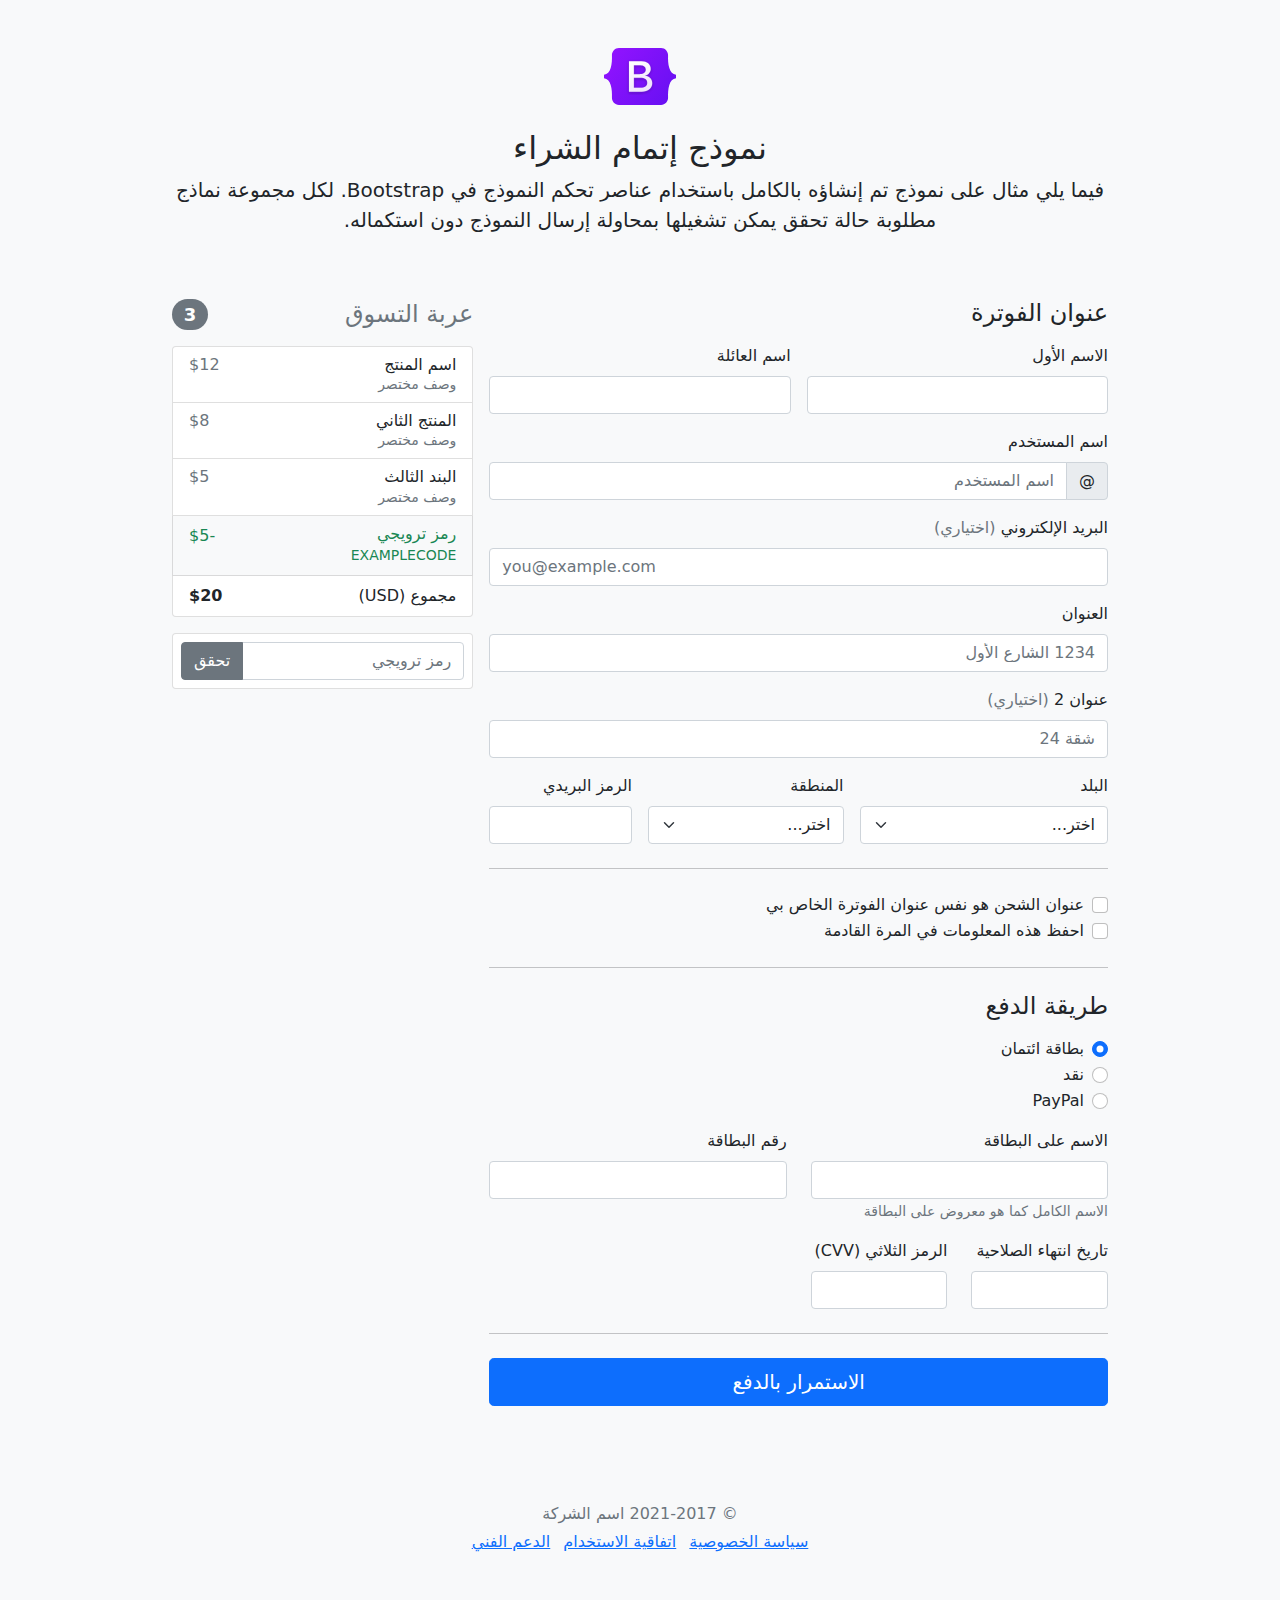
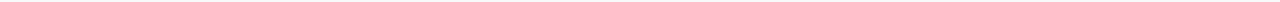
<file: vendor/bootstrap-5.1.3-examples/checkout-rtl/index.html>
<!doctype html>
<html lang="ar" dir="rtl">
  <head>
    <meta charset="utf-8">
    <meta name="viewport" content="width=device-width, initial-scale=1">
    <meta name="description" content="">
    <meta name="author" content="Mark Otto, Jacob Thornton, and Bootstrap contributors">
    <meta name="generator" content="Hugo 0.88.1">
    <title>مثال إتمام الشراء · Bootstrap v5.1</title>

    <link rel="canonical" href="https://getbootstrap.com/docs/5.1/examples/checkout-rtl/">

    

    <!-- Bootstrap core CSS -->
<link href="../assets/dist/css/bootstrap.rtl.min.css" rel="stylesheet">

    <style>
      .bd-placeholder-img {
        font-size: 1.125rem;
        text-anchor: middle;
        -webkit-user-select: none;
        -moz-user-select: none;
        user-select: none;
      }

      @media (min-width: 768px) {
        .bd-placeholder-img-lg {
          font-size: 3.5rem;
        }
      }
    </style>

    
    <!-- Custom styles for this template -->
    <link href="../checkout/form-validation.css" rel="stylesheet">
  </head>
  <body class="bg-light">
    
<div class="container">
  <main>
    <div class="py-5 text-center">
      <img class="d-block mx-auto mb-4" src="../assets/brand/bootstrap-logo.svg" alt="" width="72" height="57">
      <h2>نموذج إتمام الشراء</h2>
      <p class="lead">فيما يلي مثال على نموذج تم إنشاؤه بالكامل باستخدام عناصر تحكم النموذج في Bootstrap. لكل مجموعة نماذج مطلوبة حالة تحقق يمكن تشغيلها بمحاولة إرسال النموذج دون استكماله.</p>
    </div>

    <div class="row g-3">
      <div class="col-md-5 col-lg-4 order-md-last">
        <h4 class="d-flex justify-content-between align-items-center mb-3">
          <span class="text-muted">عربة التسوق</span>
          <span class="badge bg-secondary rounded-pill">3</span>
        </h4>
        <ul class="list-group mb-3">
          <li class="list-group-item d-flex justify-content-between lh-sm">
            <div>
              <h6 class="my-0">اسم المنتج</h6>
              <small class="text-muted">وصف مختصر</small>
            </div>
            <span class="text-muted">$12</span>
          </li>
          <li class="list-group-item d-flex justify-content-between lh-sm">
            <div>
              <h6 class="my-0">المنتج الثاني</h6>
              <small class="text-muted">وصف مختصر</small>
            </div>
            <span class="text-muted">$8</span>
          </li>
          <li class="list-group-item d-flex justify-content-between lh-sm">
            <div>
              <h6 class="my-0">البند الثالث</h6>
              <small class="text-muted">وصف مختصر</small>
            </div>
            <span class="text-muted">$5</span>
          </li>
          <li class="list-group-item d-flex justify-content-between bg-light">
            <div class="text-success">
              <h6 class="my-0">رمز ترويجي</h6>
              <small>EXAMPLECODE</small>
            </div>
            <span class="text-success">-$5</span>
          </li>
          <li class="list-group-item d-flex justify-content-between">
            <span>مجموع (USD)</span>
            <strong>$20</strong>
          </li>
        </ul>

        <form class="card p-2">
          <div class="input-group">
            <input type="text" class="form-control" placeholder="رمز ترويجي">
            <button type="submit" class="btn btn-secondary">تحقق</button>
          </div>
        </form>
      </div>
      <div class="col-md-7 col-lg-8">
        <h4 class="mb-3">عنوان الفوترة</h4>
        <form class="needs-validation" novalidate>
          <div class="row g-3">
            <div class="col-sm-6">
              <label for="firstName" class="form-label">الاسم الأول</label>
              <input type="text" class="form-control" id="firstName" placeholder="" value="" required>
              <div class="invalid-feedback">
                يرجى إدخال اسم أول صحيح.
              </div>
            </div>

            <div class="col-sm-6">
              <label for="lastName" class="form-label">اسم العائلة</label>
              <input type="text" class="form-control" id="lastName" placeholder="" value="" required>
              <div class="invalid-feedback">
                يرجى إدخال اسم عائلة صحيح.
              </div>
            </div>

            <div class="col-12">
              <label for="username" class="form-label">اسم المستخدم</label>
              <div class="input-group has-validation">
                <span class="input-group-text">@</span>
                <input type="text" class="form-control" id="username" placeholder="اسم المستخدم" required>
              <div class="invalid-feedback">
                اسم المستخدم الخاص بك مطلوب.
                </div>
              </div>
            </div>

            <div class="col-12">
              <label for="email" class="form-label">البريد الإلكتروني <span class="text-muted">(اختياري)</span></label>
              <input type="email" class="form-control" id="email" placeholder="you@example.com">
              <div class="invalid-feedback">
                يرجى إدخال عنوان بريد إلكتروني صحيح لتصلكم تحديثات الشحن.
              </div>
            </div>

            <div class="col-12">
              <label for="address" class="form-label">العنوان</label>
              <input type="text" class="form-control" id="address" placeholder="1234 الشارع الأول" required>
              <div class="invalid-feedback">
                يرجى إدخال عنوان الشحن الخاص بك.
              </div>
            </div>

            <div class="col-12">
              <label for="address2" class="form-label">عنوان 2 <span class="text-muted">(اختياري)</span></label>
              <input type="text" class="form-control" id="address2" placeholder="شقة 24">
            </div>

            <div class="col-md-5">
              <label for="country" class="form-label">البلد</label>
              <select class="form-select" id="country" required>
                <option value="">اختر...</option>
                <option>الولايات المتحدة الأمريكية</option>
              </select>
              <div class="invalid-feedback">
                يرجى اختيار بلد صحيح.
              </div>
            </div>

            <div class="col-md-4">
              <label for="state" class="form-label">المنطقة</label>
              <select class="form-select" id="state" required>
                <option value="">اختر...</option>
                <option>كاليفورنيا</option>
              </select>
              <div class="invalid-feedback">
                يرجى اختيار اسم منطقة صحيح.
              </div>
            </div>

            <div class="col-md-3">
              <label for="zip" class="form-label">الرمز البريدي</label>
              <input type="text" class="form-control" id="zip" placeholder="" required>
              <div class="invalid-feedback">
                الرمز البريدي مطلوب.
              </div>
            </div>
          </div>

          <hr class="my-4">

          <div class="form-check">
            <input type="checkbox" class="form-check-input" id="same-address">
            <label class="form-check-label" for="same-address">عنوان الشحن هو نفس عنوان الفوترة الخاص بي</label>
          </div>

          <div class="form-check">
            <input type="checkbox" class="form-check-input" id="save-info">
            <label class="form-check-label" for="save-info">احفظ هذه المعلومات في المرة القادمة</label>
          </div>

          <hr class="my-4">

          <h4 class="mb-3">طريقة الدفع</h4>

          <div class="my-3">
            <div class="form-check">
              <input id="credit" name="paymentMethod" type="radio" class="form-check-input" checked required>
              <label class="form-check-label" for="credit">بطاقة ائتمان</label>
            </div>
            <div class="form-check">
              <input id="cash" name="paymentMethod" type="radio" class="form-check-input" required>
              <label class="form-check-label" for="cash">نقد</label>
            </div>
            <div class="form-check">
              <input id="paypal" name="paymentMethod" type="radio" class="form-check-input" required>
              <label class="form-check-label" for="paypal">PayPal</label>
            </div>
          </div>

          <div class="row gy-3">
            <div class="col-md-6">
              <label for="cc-name" class="form-label">الاسم على البطاقة</label>
              <input type="text" class="form-control" id="cc-name" placeholder="" required>
              <small class="text-muted">الاسم الكامل كما هو معروض على البطاقة</small>
              <div class="invalid-feedback">
                الاسم على البطاقة مطلوب
              </div>
            </div>

            <div class="col-md-6">
              <label for="cc-number" class="form-label">رقم البطاقة</label>
              <input type="text" class="form-control" id="cc-number" placeholder="" required>
              <div class="invalid-feedback">
                رقم بطاقة الائتمان مطلوب
              </div>
            </div>

            <div class="col-md-3">
              <label for="cc-expiration" class="form-label">تاريخ انتهاء الصلاحية</label>
              <input type="text" class="form-control" id="cc-expiration" placeholder="" required>
              <div class="invalid-feedback">
                تاريخ انتهاء الصلاحية مطلوب
              </div>
            </div>

            <div class="col-md-3">
              <label for="cc-cvv" class="form-label">الرمز الثلاثي (CVV)</label>
              <input type="text" class="form-control" id="cc-cvv" placeholder="" required>
              <div class="invalid-feedback">
                رمز الحماية مطلوب
              </div>
            </div>
          </div>

          <hr class="my-4">

          <button class="w-100 btn btn-primary btn-lg" type="submit">الاستمرار بالدفع</button>
        </form>
      </div>
    </div>
  </main>
  <footer class="my-5 pt-5 text-muted text-center text-small">
    <p class="mb-1">&copy; 2021-2017 اسم الشركة</p>
    <ul class="list-inline">
      <li class="list-inline-item"><a href="#">سياسة الخصوصية</a></li>
      <li class="list-inline-item"><a href="#">اتفاقية الاستخدام</a></li>
      <li class="list-inline-item"><a href="#">الدعم الفني</a></li>
    </ul>
  </footer>
</div>


    <script src="../assets/dist/js/bootstrap.bundle.min.js"></script>

      <script src="../checkout/form-validation.js"></script>
  </body>
</html>
</file>
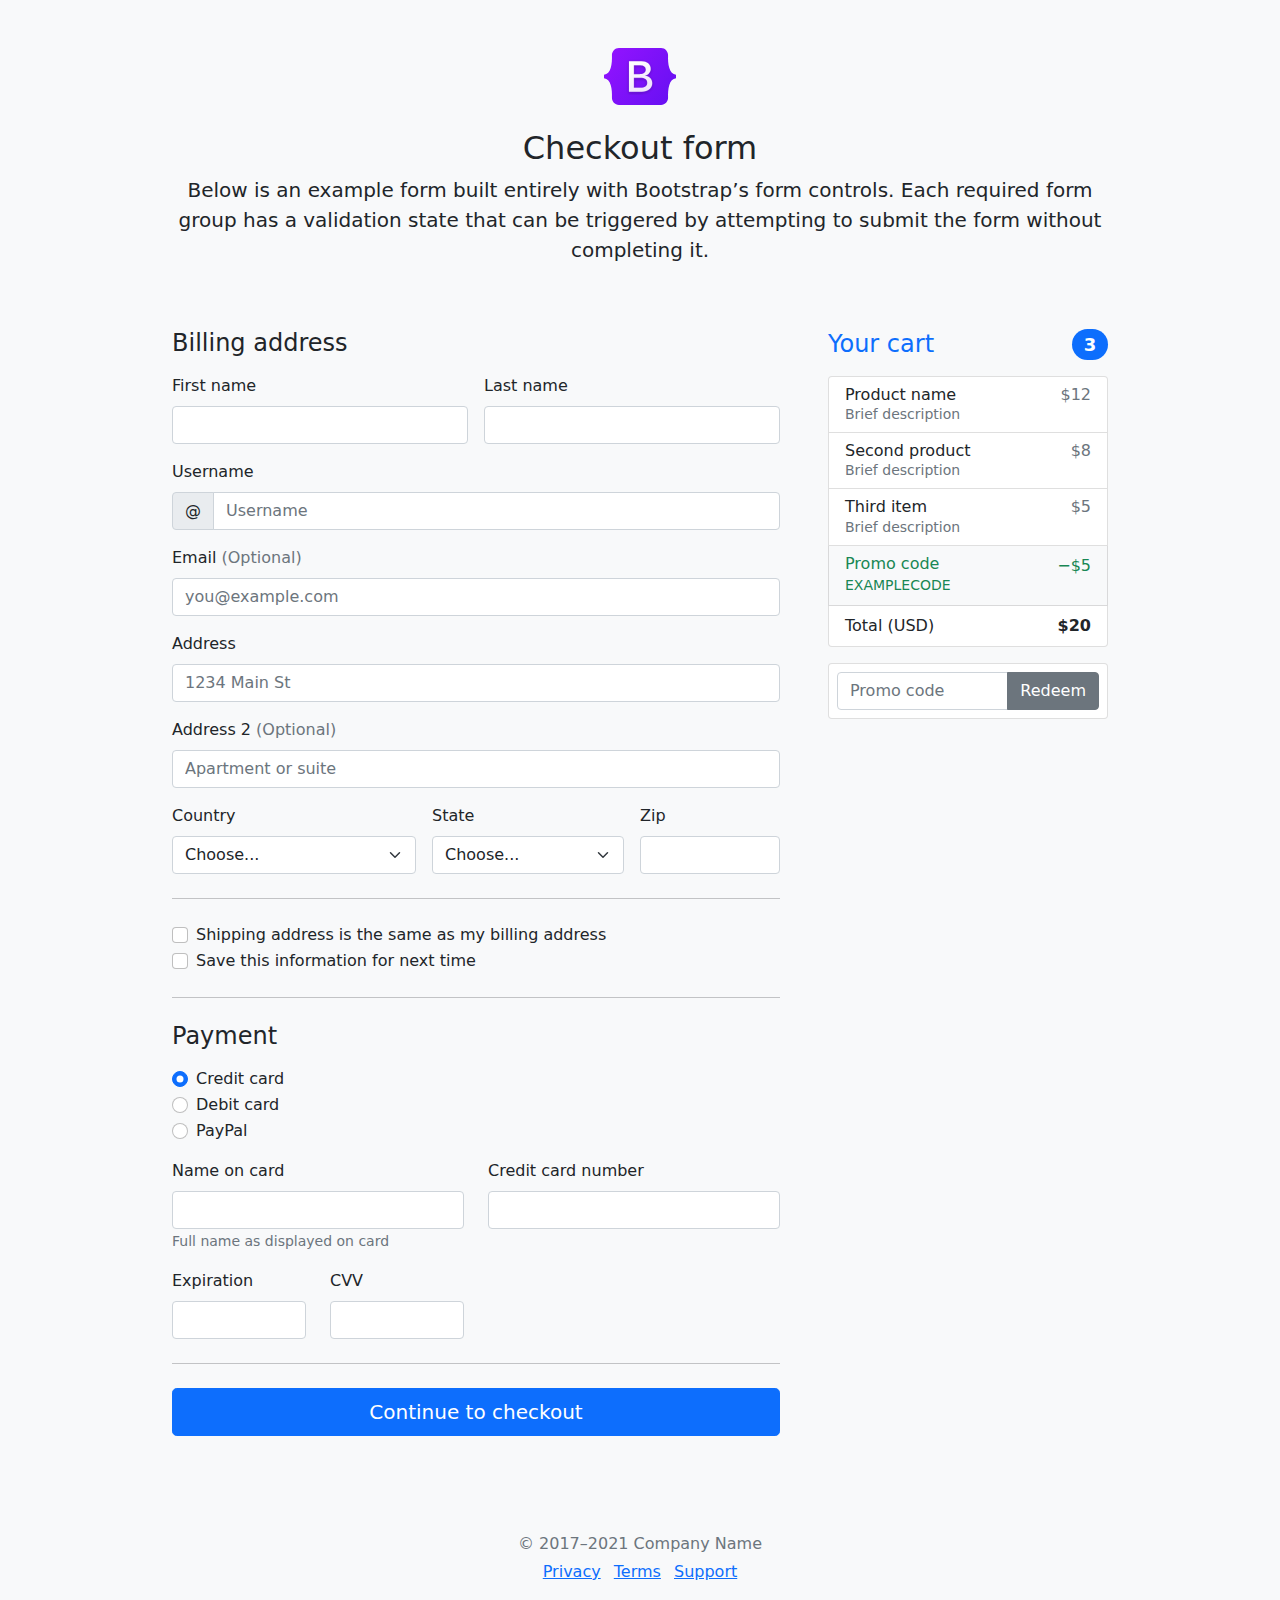
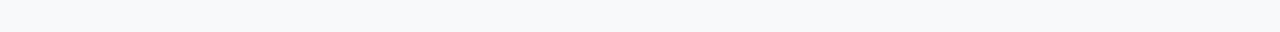
<file: vendor/bootstrap-5.1.3-examples/checkout/index.html>
<!doctype html>
<html lang="en">
  <head>
    <meta charset="utf-8">
    <meta name="viewport" content="width=device-width, initial-scale=1">
    <meta name="description" content="">
    <meta name="author" content="Mark Otto, Jacob Thornton, and Bootstrap contributors">
    <meta name="generator" content="Hugo 0.88.1">
    <title>Checkout example · Bootstrap v5.1</title>

    <link rel="canonical" href="https://getbootstrap.com/docs/5.1/examples/checkout/">

    

    <!-- Bootstrap core CSS -->
<link href="../assets/dist/css/bootstrap.min.css" rel="stylesheet">

    <style>
      .bd-placeholder-img {
        font-size: 1.125rem;
        text-anchor: middle;
        -webkit-user-select: none;
        -moz-user-select: none;
        user-select: none;
      }

      @media (min-width: 768px) {
        .bd-placeholder-img-lg {
          font-size: 3.5rem;
        }
      }
    </style>

    
    <!-- Custom styles for this template -->
    <link href="form-validation.css" rel="stylesheet">
  </head>
  <body class="bg-light">
    
<div class="container">
  <main>
    <div class="py-5 text-center">
      <img class="d-block mx-auto mb-4" src="../assets/brand/bootstrap-logo.svg" alt="" width="72" height="57">
      <h2>Checkout form</h2>
      <p class="lead">Below is an example form built entirely with Bootstrap’s form controls. Each required form group has a validation state that can be triggered by attempting to submit the form without completing it.</p>
    </div>

    <div class="row g-5">
      <div class="col-md-5 col-lg-4 order-md-last">
        <h4 class="d-flex justify-content-between align-items-center mb-3">
          <span class="text-primary">Your cart</span>
          <span class="badge bg-primary rounded-pill">3</span>
        </h4>
        <ul class="list-group mb-3">
          <li class="list-group-item d-flex justify-content-between lh-sm">
            <div>
              <h6 class="my-0">Product name</h6>
              <small class="text-muted">Brief description</small>
            </div>
            <span class="text-muted">$12</span>
          </li>
          <li class="list-group-item d-flex justify-content-between lh-sm">
            <div>
              <h6 class="my-0">Second product</h6>
              <small class="text-muted">Brief description</small>
            </div>
            <span class="text-muted">$8</span>
          </li>
          <li class="list-group-item d-flex justify-content-between lh-sm">
            <div>
              <h6 class="my-0">Third item</h6>
              <small class="text-muted">Brief description</small>
            </div>
            <span class="text-muted">$5</span>
          </li>
          <li class="list-group-item d-flex justify-content-between bg-light">
            <div class="text-success">
              <h6 class="my-0">Promo code</h6>
              <small>EXAMPLECODE</small>
            </div>
            <span class="text-success">−$5</span>
          </li>
          <li class="list-group-item d-flex justify-content-between">
            <span>Total (USD)</span>
            <strong>$20</strong>
          </li>
        </ul>

        <form class="card p-2">
          <div class="input-group">
            <input type="text" class="form-control" placeholder="Promo code">
            <button type="submit" class="btn btn-secondary">Redeem</button>
          </div>
        </form>
      </div>
      <div class="col-md-7 col-lg-8">
        <h4 class="mb-3">Billing address</h4>
        <form class="needs-validation" novalidate>
          <div class="row g-3">
            <div class="col-sm-6">
              <label for="firstName" class="form-label">First name</label>
              <input type="text" class="form-control" id="firstName" placeholder="" value="" required>
              <div class="invalid-feedback">
                Valid first name is required.
              </div>
            </div>

            <div class="col-sm-6">
              <label for="lastName" class="form-label">Last name</label>
              <input type="text" class="form-control" id="lastName" placeholder="" value="" required>
              <div class="invalid-feedback">
                Valid last name is required.
              </div>
            </div>

            <div class="col-12">
              <label for="username" class="form-label">Username</label>
              <div class="input-group has-validation">
                <span class="input-group-text">@</span>
                <input type="text" class="form-control" id="username" placeholder="Username" required>
              <div class="invalid-feedback">
                  Your username is required.
                </div>
              </div>
            </div>

            <div class="col-12">
              <label for="email" class="form-label">Email <span class="text-muted">(Optional)</span></label>
              <input type="email" class="form-control" id="email" placeholder="you@example.com">
              <div class="invalid-feedback">
                Please enter a valid email address for shipping updates.
              </div>
            </div>

            <div class="col-12">
              <label for="address" class="form-label">Address</label>
              <input type="text" class="form-control" id="address" placeholder="1234 Main St" required>
              <div class="invalid-feedback">
                Please enter your shipping address.
              </div>
            </div>

            <div class="col-12">
              <label for="address2" class="form-label">Address 2 <span class="text-muted">(Optional)</span></label>
              <input type="text" class="form-control" id="address2" placeholder="Apartment or suite">
            </div>

            <div class="col-md-5">
              <label for="country" class="form-label">Country</label>
              <select class="form-select" id="country" required>
                <option value="">Choose...</option>
                <option>United States</option>
              </select>
              <div class="invalid-feedback">
                Please select a valid country.
              </div>
            </div>

            <div class="col-md-4">
              <label for="state" class="form-label">State</label>
              <select class="form-select" id="state" required>
                <option value="">Choose...</option>
                <option>California</option>
              </select>
              <div class="invalid-feedback">
                Please provide a valid state.
              </div>
            </div>

            <div class="col-md-3">
              <label for="zip" class="form-label">Zip</label>
              <input type="text" class="form-control" id="zip" placeholder="" required>
              <div class="invalid-feedback">
                Zip code required.
              </div>
            </div>
          </div>

          <hr class="my-4">

          <div class="form-check">
            <input type="checkbox" class="form-check-input" id="same-address">
            <label class="form-check-label" for="same-address">Shipping address is the same as my billing address</label>
          </div>

          <div class="form-check">
            <input type="checkbox" class="form-check-input" id="save-info">
            <label class="form-check-label" for="save-info">Save this information for next time</label>
          </div>

          <hr class="my-4">

          <h4 class="mb-3">Payment</h4>

          <div class="my-3">
            <div class="form-check">
              <input id="credit" name="paymentMethod" type="radio" class="form-check-input" checked required>
              <label class="form-check-label" for="credit">Credit card</label>
            </div>
            <div class="form-check">
              <input id="debit" name="paymentMethod" type="radio" class="form-check-input" required>
              <label class="form-check-label" for="debit">Debit card</label>
            </div>
            <div class="form-check">
              <input id="paypal" name="paymentMethod" type="radio" class="form-check-input" required>
              <label class="form-check-label" for="paypal">PayPal</label>
            </div>
          </div>

          <div class="row gy-3">
            <div class="col-md-6">
              <label for="cc-name" class="form-label">Name on card</label>
              <input type="text" class="form-control" id="cc-name" placeholder="" required>
              <small class="text-muted">Full name as displayed on card</small>
              <div class="invalid-feedback">
                Name on card is required
              </div>
            </div>

            <div class="col-md-6">
              <label for="cc-number" class="form-label">Credit card number</label>
              <input type="text" class="form-control" id="cc-number" placeholder="" required>
              <div class="invalid-feedback">
                Credit card number is required
              </div>
            </div>

            <div class="col-md-3">
              <label for="cc-expiration" class="form-label">Expiration</label>
              <input type="text" class="form-control" id="cc-expiration" placeholder="" required>
              <div class="invalid-feedback">
                Expiration date required
              </div>
            </div>

            <div class="col-md-3">
              <label for="cc-cvv" class="form-label">CVV</label>
              <input type="text" class="form-control" id="cc-cvv" placeholder="" required>
              <div class="invalid-feedback">
                Security code required
              </div>
            </div>
          </div>

          <hr class="my-4">

          <button class="w-100 btn btn-primary btn-lg" type="submit">Continue to checkout</button>
        </form>
      </div>
    </div>
  </main>

  <footer class="my-5 pt-5 text-muted text-center text-small">
    <p class="mb-1">&copy; 2017–2021 Company Name</p>
    <ul class="list-inline">
      <li class="list-inline-item"><a href="#">Privacy</a></li>
      <li class="list-inline-item"><a href="#">Terms</a></li>
      <li class="list-inline-item"><a href="#">Support</a></li>
    </ul>
  </footer>
</div>


    <script src="../assets/dist/js/bootstrap.bundle.min.js"></script>

      <script src="form-validation.js"></script>
  </body>
</html>
</file>
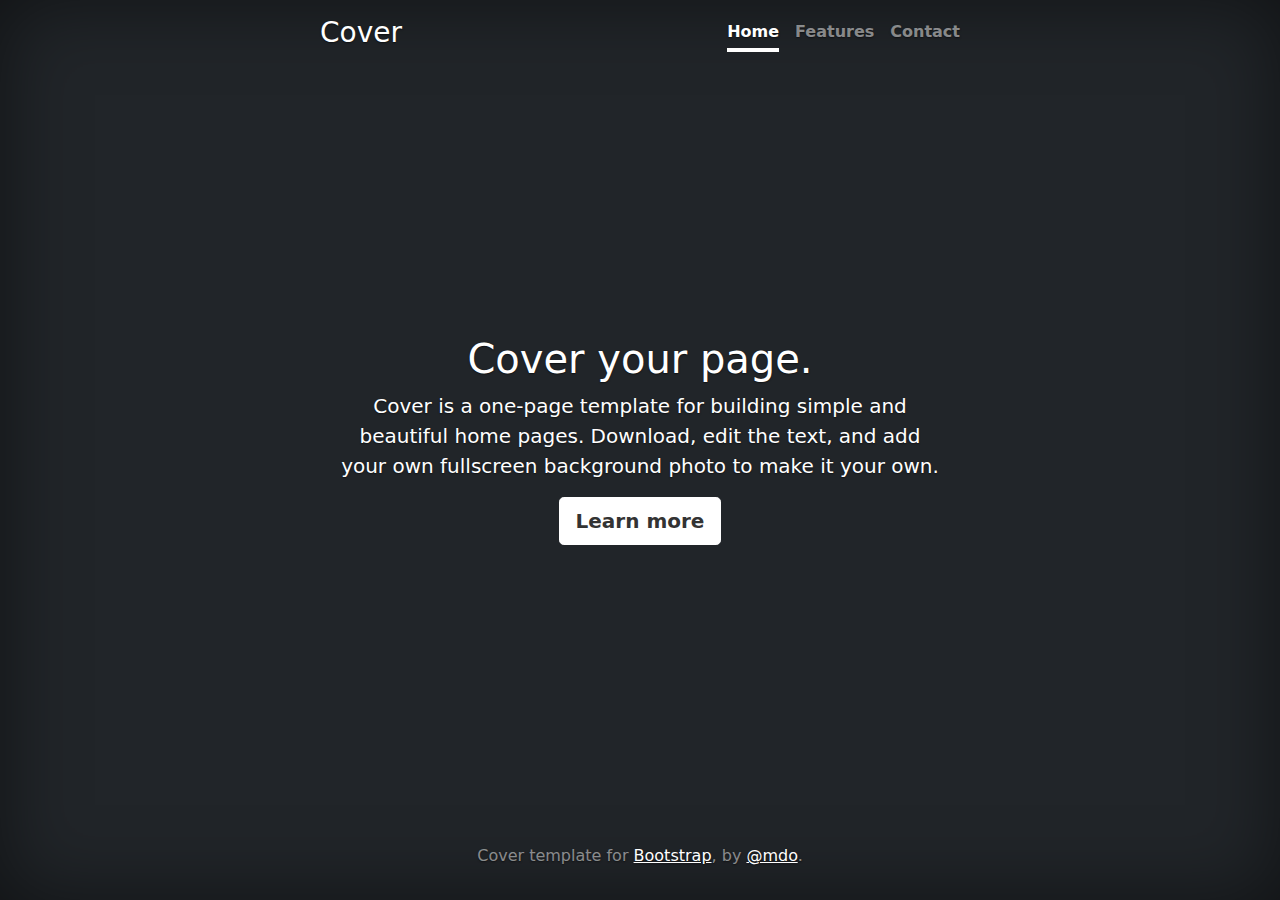
<file: vendor/bootstrap-5.1.3-examples/cover/index.html>
<!DOCTYPE html>
<html lang="en" class="h-100">
  <head>
    <meta charset="utf-8" />
    <meta name="viewport" content="width=device-width, initial-scale=1" />
    <meta name="description" content="" />
    <meta
      name="author"
      content="Mark Otto, Jacob Thornton, and Bootstrap contributors"
    />
    <meta name="generator" content="Hugo 0.88.1" />
    <title>Cover Template · Bootstrap v5.1</title>

    <link
      rel="canonical"
      href="https://getbootstrap.com/docs/5.1/examples/cover/"
    />

    <!-- Bootstrap core CSS -->
    <link href="../assets/dist/css/bootstrap.min.css" rel="stylesheet" />

    <style>
      .bd-placeholder-img {
        font-size: 1.125rem;
        text-anchor: middle;
        -webkit-user-select: none;
        -moz-user-select: none;
        user-select: none;
      }

      @media (min-width: 768px) {
        .bd-placeholder-img-lg {
          font-size: 3.5rem;
        }
      }
    </style>

    <!-- Custom styles for this template -->
    <link href="cover.css" rel="stylesheet" />
  </head>
  <body class="d-flex h-100 text-center text-white bg-dark">
    <div class="cover-container d-flex w-100 h-100 p-3 mx-auto flex-column">
      <header class="mb-auto">
        <div>
          <h3 class="float-md-start mb-0">Cover</h3>
          <nav class="nav nav-masthead justify-content-center float-md-end">
            <a class="nav-link active" aria-current="page" href="#">Home</a>
            <a class="nav-link" href="#">Features</a>
            <a class="nav-link" href="#">Contact</a>
          </nav>
        </div>
      </header>

      <main class="px-3">
        <h1>Cover your page.</h1>
        <p class="lead">
          Cover is a one-page template for building simple and beautiful home
          pages. Download, edit the text, and add your own fullscreen background
          photo to make it your own.
        </p>
        <p class="lead">
          <a
            href="#"
            class="btn btn-lg btn-secondary fw-bold border-white bg-white"
            >Learn more</a
          >
        </p>
      </main>

      <footer class="mt-auto text-white-50">
        <p>
          Cover template for
          <a href="https://getbootstrap.com/" class="text-white">Bootstrap</a>,
          by <a href="https://twitter.com/mdo" class="text-white">@mdo</a>.
        </p>
      </footer>
    </div>
  </body>
</html>
</file>
<file: vendor/login-form-06/fonts/icomoon/style.css>
@font-face {
  font-family: 'icomoon';
  src:  url('fonts/icomoon.eot?10si43');
  src:  url('fonts/icomoon.eot?10si43#iefix') format('embedded-opentype'),
    url('fonts/icomoon.ttf?10si43') format('truetype'),
    url('fonts/icomoon.woff?10si43') format('woff'),
    url('fonts/icomoon.svg?10si43#icomoon') format('svg');
  font-weight: normal;
  font-style: normal;
}

[class^="icon-"], [class*=" icon-"] {
  /* use !important to prevent issues with browser extensions that change fonts */
  font-family: 'icomoon' !important;
  speak: none;
  font-style: normal;
  font-weight: normal;
  font-variant: normal;
  text-transform: none;
  line-height: 1;

  /* Better Font Rendering =========== */
  -webkit-font-smoothing: antialiased;
  -moz-osx-font-smoothing: grayscale;
}

.icon-asterisk:before {
  content: "\f069";
}
.icon-plus:before {
  content: "\f067";
}
.icon-question:before {
  content: "\f128";
}
.icon-minus:before {
  content: "\f068";
}
.icon-glass:before {
  content: "\f000";
}
.icon-music:before {
  content: "\f001";
}
.icon-search:before {
  content: "\f002";
}
.icon-envelope-o:before {
  content: "\f003";
}
.icon-heart:before {
  content: "\f004";
}
.icon-star:before {
  content: "\f005";
}
.icon-star-o:before {
  content: "\f006";
}
.icon-user:before {
  content: "\f007";
}
.icon-film:before {
  content: "\f008";
}
.icon-th-large:before {
  content: "\f009";
}
.icon-th:before {
  content: "\f00a";
}
.icon-th-list:before {
  content: "\f00b";
}
.icon-check:before {
  content: "\f00c";
}
.icon-close:before {
  content: "\f00d";
}
.icon-remove:before {
  content: "\f00d";
}
.icon-times:before {
  content: "\f00d";
}
.icon-search-plus:before {
  content: "\f00e";
}
.icon-search-minus:before {
  content: "\f010";
}
.icon-power-off:before {
  content: "\f011";
}
.icon-signal:before {
  content: "\f012";
}
.icon-cog:before {
  content: "\f013";
}
.icon-gear:before {
  content: "\f013";
}
.icon-trash-o:before {
  content: "\f014";
}
.icon-home:before {
  content: "\f015";
}
.icon-file-o:before {
  content: "\f016";
}
.icon-clock-o:before {
  content: "\f017";
}
.icon-road:before {
  content: "\f018";
}
.icon-download:before {
  content: "\f019";
}
.icon-arrow-circle-o-down:before {
  content: "\f01a";
}
.icon-arrow-circle-o-up:before {
  content: "\f01b";
}
.icon-inbox:before {
  content: "\f01c";
}
.icon-play-circle-o:before {
  content: "\f01d";
}
.icon-repeat:before {
  content: "\f01e";
}
.icon-rotate-right:before {
  content: "\f01e";
}
.icon-refresh:before {
  content: "\f021";
}
.icon-list-alt:before {
  content: "\f022";
}
.icon-lock:before {
  content: "\f023";
}
.icon-flag:before {
  content: "\f024";
}
.icon-headphones:before {
  content: "\f025";
}
.icon-volume-off:before {
  content: "\f026";
}
.icon-volume-down:before {
  content: "\f027";
}
.icon-volume-up:before {
  content: "\f028";
}
.icon-qrcode:before {
  content: "\f029";
}
.icon-barcode:before {
  content: "\f02a";
}
.icon-tag:before {
  content: "\f02b";
}
.icon-tags:before {
  content: "\f02c";
}
.icon-book:before {
  content: "\f02d";
}
.icon-bookmark:before {
  content: "\f02e";
}
.icon-print:before {
  content: "\f02f";
}
.icon-camera:before {
  content: "\f030";
}
.icon-font:before {
  content: "\f031";
}
.icon-bold:before {
  content: "\f032";
}
.icon-italic:before {
  content: "\f033";
}
.icon-text-height:before {
  content: "\f034";
}
.icon-text-width:before {
  content: "\f035";
}
.icon-align-left:before {
  content: "\f036";
}
.icon-align-center:before {
  content: "\f037";
}
.icon-align-right:before {
  content: "\f038";
}
.icon-align-justify:before {
  content: "\f039";
}
.icon-list:before {
  content: "\f03a";
}
.icon-dedent:before {
  content: "\f03b";
}
.icon-outdent:before {
  content: "\f03b";
}
.icon-indent:before {
  content: "\f03c";
}
.icon-video-camera:before {
  content: "\f03d";
}
.icon-image:before {
  content: "\f03e";
}
.icon-photo:before {
  content: "\f03e";
}
.icon-picture-o:before {
  content: "\f03e";
}
.icon-pencil:before {
  content: "\f040";
}
.icon-map-marker:before {
  content: "\f041";
}
.icon-adjust:before {
  content: "\f042";
}
.icon-tint:before {
  content: "\f043";
}
.icon-edit:before {
  content: "\f044";
}
.icon-pencil-square-o:before {
  content: "\f044";
}
.icon-share-square-o:before {
  content: "\f045";
}
.icon-check-square-o:before {
  content: "\f046";
}
.icon-arrows:before {
  content: "\f047";
}
.icon-step-backward:before {
  content: "\f048";
}
.icon-fast-backward:before {
  content: "\f049";
}
.icon-backward:before {
  content: "\f04a";
}
.icon-play:before {
  content: "\f04b";
}
.icon-pause:before {
  content: "\f04c";
}
.icon-stop:before {
  content: "\f04d";
}
.icon-forward:before {
  content: "\f04e";
}
.icon-fast-forward:before {
  content: "\f050";
}
.icon-step-forward:before {
  content: "\f051";
}
.icon-eject:before {
  content: "\f052";
}
.icon-chevron-left:before {
  content: "\f053";
}
.icon-chevron-right:before {
  content: "\f054";
}
.icon-plus-circle:before {
  content: "\f055";
}
.icon-minus-circle:before {
  content: "\f056";
}
.icon-times-circle:before {
  content: "\f057";
}
.icon-check-circle:before {
  content: "\f058";
}
.icon-question-circle:before {
  content: "\f059";
}
.icon-info-circle:before {
  content: "\f05a";
}
.icon-crosshairs:before {
  content: "\f05b";
}
.icon-times-circle-o:before {
  content: "\f05c";
}
.icon-check-circle-o:before {
  content: "\f05d";
}
.icon-ban:before {
  content: "\f05e";
}
.icon-arrow-left:before {
  content: "\f060";
}
.icon-arrow-right:before {
  content: "\f061";
}
.icon-arrow-up:before {
  content: "\f062";
}
.icon-arrow-down:before {
  content: "\f063";
}
.icon-mail-forward:before {
  content: "\f064";
}
.icon-share:before {
  content: "\f064";
}
.icon-expand:before {
  content: "\f065";
}
.icon-compress:before {
  content: "\f066";
}
.icon-exclamation-circle:before {
  content: "\f06a";
}
.icon-gift:before {
  content: "\f06b";
}
.icon-leaf:before {
  content: "\f06c";
}
.icon-fire:before {
  content: "\f06d";
}
.icon-eye:before {
  content: "\f06e";
}
.icon-eye-slash:before {
  content: "\f070";
}
.icon-exclamation-triangle:before {
  content: "\f071";
}
.icon-warning:before {
  content: "\f071";
}
.icon-plane:before {
  content: "\f072";
}
.icon-calendar:before {
  content: "\f073";
}
.icon-random:before {
  content: "\f074";
}
.icon-comment:before {
  content: "\f075";
}
.icon-magnet:before {
  content: "\f076";
}
.icon-chevron-up:before {
  content: "\f077";
}
.icon-chevron-down:before {
  content: "\f078";
}
.icon-retweet:before {
  content: "\f079";
}
.icon-shopping-cart:before {
  content: "\f07a";
}
.icon-folder:before {
  content: "\f07b";
}
.icon-folder-open:before {
  content: "\f07c";
}
.icon-arrows-v:before {
  content: "\f07d";
}
.icon-arrows-h:before {
  content: "\f07e";
}
.icon-bar-chart:before {
  content: "\f080";
}
.icon-bar-chart-o:before {
  content: "\f080";
}
.icon-twitter-square:before {
  content: "\f081";
}
.icon-facebook-square:before {
  content: "\f082";
}
.icon-camera-retro:before {
  content: "\f083";
}
.icon-key:before {
  content: "\f084";
}
.icon-cogs:before {
  content: "\f085";
}
.icon-gears:before {
  content: "\f085";
}
.icon-comments:before {
  content: "\f086";
}
.icon-thumbs-o-up:before {
  content: "\f087";
}
.icon-thumbs-o-down:before {
  content: "\f088";
}
.icon-star-half:before {
  content: "\f089";
}
.icon-heart-o:before {
  content: "\f08a";
}
.icon-sign-out:before {
  content: "\f08b";
}
.icon-linkedin-square:before {
  content: "\f08c";
}
.icon-thumb-tack:before {
  content: "\f08d";
}
.icon-external-link:before {
  content: "\f08e";
}
.icon-sign-in:before {
  content: "\f090";
}
.icon-trophy:before {
  content: "\f091";
}
.icon-github-square:before {
  content: "\f092";
}
.icon-upload:before {
  content: "\f093";
}
.icon-lemon-o:before {
  content: "\f094";
}
.icon-phone:before {
  content: "\f095";
}
.icon-square-o:before {
  content: "\f096";
}
.icon-bookmark-o:before {
  content: "\f097";
}
.icon-phone-square:before {
  content: "\f098";
}
.icon-twitter:before {
  content: "\f099";
}
.icon-facebook:before {
  content: "\f09a";
}
.icon-facebook-f:before {
  content: "\f09a";
}
.icon-github:before {
  content: "\f09b";
}
.icon-unlock:before {
  content: "\f09c";
}
.icon-credit-card:before {
  content: "\f09d";
}
.icon-feed:before {
  content: "\f09e";
}
.icon-rss:before {
  content: "\f09e";
}
.icon-hdd-o:before {
  content: "\f0a0";
}
.icon-bullhorn:before {
  content: "\f0a1";
}
.icon-bell-o:before {
  content: "\f0a2";
}
.icon-certificate:before {
  content: "\f0a3";
}
.icon-hand-o-right:before {
  content: "\f0a4";
}
.icon-hand-o-left:before {
  content: "\f0a5";
}
.icon-hand-o-up:before {
  content: "\f0a6";
}
.icon-hand-o-down:before {
  content: "\f0a7";
}
.icon-arrow-circle-left:before {
  content: "\f0a8";
}
.icon-arrow-circle-right:before {
  content: "\f0a9";
}
.icon-arrow-circle-up:before {
  content: "\f0aa";
}
.icon-arrow-circle-down:before {
  content: "\f0ab";
}
.icon-globe:before {
  content: "\f0ac";
}
.icon-wrench:before {
  content: "\f0ad";
}
.icon-tasks:before {
  content: "\f0ae";
}
.icon-filter:before {
  content: "\f0b0";
}
.icon-briefcase:before {
  content: "\f0b1";
}
.icon-arrows-alt:before {
  content: "\f0b2";
}
.icon-group:before {
  content: "\f0c0";
}
.icon-users:before {
  content: "\f0c0";
}
.icon-chain:before {
  content: "\f0c1";
}
.icon-link:before {
  content: "\f0c1";
}
.icon-cloud:before {
  content: "\f0c2";
}
.icon-flask:before {
  content: "\f0c3";
}
.icon-cut:before {
  content: "\f0c4";
}
.icon-scissors:before {
  content: "\f0c4";
}
.icon-copy:before {
  content: "\f0c5";
}
.icon-files-o:before {
  content: "\f0c5";
}
.icon-paperclip:before {
  content: "\f0c6";
}
.icon-floppy-o:before {
  content: "\f0c7";
}
.icon-save:before {
  content: "\f0c7";
}
.icon-square:before {
  content: "\f0c8";
}
.icon-bars:before {
  content: "\f0c9";
}
.icon-navicon:before {
  content: "\f0c9";
}
.icon-reorder:before {
  content: "\f0c9";
}
.icon-list-ul:before {
  content: "\f0ca";
}
.icon-list-ol:before {
  content: "\f0cb";
}
.icon-strikethrough:before {
  content: "\f0cc";
}
.icon-underline:before {
  content: "\f0cd";
}
.icon-table:before {
  content: "\f0ce";
}
.icon-magic:before {
  content: "\f0d0";
}
.icon-truck:before {
  content: "\f0d1";
}
.icon-pinterest:before {
  content: "\f0d2";
}
.icon-pinterest-square:before {
  content: "\f0d3";
}
.icon-google-plus-square:before {
  content: "\f0d4";
}
.icon-google-plus:before {
  content: "\f0d5";
}
.icon-money:before {
  content: "\f0d6";
}
.icon-caret-down:before {
  content: "\f0d7";
}
.icon-caret-up:before {
  content: "\f0d8";
}
.icon-caret-left:before {
  content: "\f0d9";
}
.icon-caret-right:before {
  content: "\f0da";
}
.icon-columns:before {
  content: "\f0db";
}
.icon-sort:before {
  content: "\f0dc";
}
.icon-unsorted:before {
  content: "\f0dc";
}
.icon-sort-desc:before {
  content: "\f0dd";
}
.icon-sort-down:before {
  content: "\f0dd";
}
.icon-sort-asc:before {
  content: "\f0de";
}
.icon-sort-up:before {
  content: "\f0de";
}
.icon-envelope:before {
  content: "\f0e0";
}
.icon-linkedin:before {
  content: "\f0e1";
}
.icon-rotate-left:before {
  content: "\f0e2";
}
.icon-undo:before {
  content: "\f0e2";
}
.icon-gavel:before {
  content: "\f0e3";
}
.icon-legal:before {
  content: "\f0e3";
}
.icon-dashboard:before {
  content: "\f0e4";
}
.icon-tachometer:before {
  content: "\f0e4";
}
.icon-comment-o:before {
  content: "\f0e5";
}
.icon-comments-o:before {
  content: "\f0e6";
}
.icon-bolt:before {
  content: "\f0e7";
}
.icon-flash:before {
  content: "\f0e7";
}
.icon-sitemap:before {
  content: "\f0e8";
}
.icon-umbrella:before {
  content: "\f0e9";
}
.icon-clipboard:before {
  content: "\f0ea";
}
.icon-paste:before {
  content: "\f0ea";
}
.icon-lightbulb-o:before {
  content: "\f0eb";
}
.icon-exchange:before {
  content: "\f0ec";
}
.icon-cloud-download:before {
  content: "\f0ed";
}
.icon-cloud-upload:before {
  content: "\f0ee";
}
.icon-user-md:before {
  content: "\f0f0";
}
.icon-stethoscope:before {
  content: "\f0f1";
}
.icon-suitcase:before {
  content: "\f0f2";
}
.icon-bell:before {
  content: "\f0f3";
}
.icon-coffee:before {
  content: "\f0f4";
}
.icon-cutlery:before {
  content: "\f0f5";
}
.icon-file-text-o:before {
  content: "\f0f6";
}
.icon-building-o:before {
  content: "\f0f7";
}
.icon-hospital-o:before {
  content: "\f0f8";
}
.icon-ambulance:before {
  content: "\f0f9";
}
.icon-medkit:before {
  content: "\f0fa";
}
.icon-fighter-jet:before {
  content: "\f0fb";
}
.icon-beer:before {
  content: "\f0fc";
}
.icon-h-square:before {
  content: "\f0fd";
}
.icon-plus-square:before {
  content: "\f0fe";
}
.icon-angle-double-left:before {
  content: "\f100";
}
.icon-angle-double-right:before {
  content: "\f101";
}
.icon-angle-double-up:before {
  content: "\f102";
}
.icon-angle-double-down:before {
  content: "\f103";
}
.icon-angle-left:before {
  content: "\f104";
}
.icon-angle-right:before {
  content: "\f105";
}
.icon-angle-up:before {
  content: "\f106";
}
.icon-angle-down:before {
  content: "\f107";
}
.icon-desktop:before {
  content: "\f108";
}
.icon-laptop:before {
  content: "\f109";
}
.icon-tablet:before {
  content: "\f10a";
}
.icon-mobile:before {
  content: "\f10b";
}
.icon-mobile-phone:before {
  content: "\f10b";
}
.icon-circle-o:before {
  content: "\f10c";
}
.icon-quote-left:before {
  content: "\f10d";
}
.icon-quote-right:before {
  content: "\f10e";
}
.icon-spinner:before {
  content: "\f110";
}
.icon-circle:before {
  content: "\f111";
}
.icon-mail-reply:before {
  content: "\f112";
}
.icon-reply:before {
  content: "\f112";
}
.icon-github-alt:before {
  content: "\f113";
}
.icon-folder-o:before {
  content: "\f114";
}
.icon-folder-open-o:before {
  content: "\f115";
}
.icon-smile-o:before {
  content: "\f118";
}
.icon-frown-o:before {
  content: "\f119";
}
.icon-meh-o:before {
  content: "\f11a";
}
.icon-gamepad:before {
  content: "\f11b";
}
.icon-keyboard-o:before {
  content: "\f11c";
}
.icon-flag-o:before {
  content: "\f11d";
}
.icon-flag-checkered:before {
  content: "\f11e";
}
.icon-terminal:before {
  content: "\f120";
}
.icon-code:before {
  content: "\f121";
}
.icon-mail-reply-all:before {
  content: "\f122";
}
.icon-reply-all:before {
  content: "\f122";
}
.icon-star-half-empty:before {
  content: "\f123";
}
.icon-star-half-full:before {
  content: "\f123";
}
.icon-star-half-o:before {
  content: "\f123";
}
.icon-location-arrow:before {
  content: "\f124";
}
.icon-crop:before {
  content: "\f125";
}
.icon-code-fork:before {
  content: "\f126";
}
.icon-chain-broken:before {
  content: "\f127";
}
.icon-unlink:before {
  content: "\f127";
}
.icon-info:before {
  content: "\f129";
}
.icon-exclamation:before {
  content: "\f12a";
}
.icon-superscript:before {
  content: "\f12b";
}
.icon-subscript:before {
  content: "\f12c";
}
.icon-eraser:before {
  content: "\f12d";
}
.icon-puzzle-piece:before {
  content: "\f12e";
}
.icon-microphone:before {
  content: "\f130";
}
.icon-microphone-slash:before {
  content: "\f131";
}
.icon-shield:before {
  content: "\f132";
}
.icon-calendar-o:before {
  content: "\f133";
}
.icon-fire-extinguisher:before {
  content: "\f134";
}
.icon-rocket:before {
  content: "\f135";
}
.icon-maxcdn:before {
  content: "\f136";
}
.icon-chevron-circle-left:before {
  content: "\f137";
}
.icon-chevron-circle-right:before {
  content: "\f138";
}
.icon-chevron-circle-up:before {
  content: "\f139";
}
.icon-chevron-circle-down:before {
  content: "\f13a";
}
.icon-html5:before {
  content: "\f13b";
}
.icon-css3:before {
  content: "\f13c";
}
.icon-anchor:before {
  content: "\f13d";
}
.icon-unlock-alt:before {
  content: "\f13e";
}
.icon-bullseye:before {
  content: "\f140";
}
.icon-ellipsis-h:before {
  content: "\f141";
}
.icon-ellipsis-v:before {
  content: "\f142";
}
.icon-rss-square:before {
  content: "\f143";
}
.icon-play-circle:before {
  content: "\f144";
}
.icon-ticket:before {
  content: "\f145";
}
.icon-minus-square:before {
  content: "\f146";
}
.icon-minus-square-o:before {
  content: "\f147";
}
.icon-level-up:before {
  content: "\f148";
}
.icon-level-down:before {
  content: "\f149";
}
.icon-check-square:before {
  content: "\f14a";
}
.icon-pencil-square:before {
  content: "\f14b";
}
.icon-external-link-square:before {
  content: "\f14c";
}
.icon-share-square:before {
  content: "\f14d";
}
.icon-compass:before {
  content: "\f14e";
}
.icon-caret-square-o-down:before {
  content: "\f150";
}
.icon-toggle-down:before {
  content: "\f150";
}
.icon-caret-square-o-up:before {
  content: "\f151";
}
.icon-toggle-up:before {
  content: "\f151";
}
.icon-caret-square-o-right:before {
  content: "\f152";
}
.icon-toggle-right:before {
  content: "\f152";
}
.icon-eur:before {
  content: "\f153";
}
.icon-euro:before {
  content: "\f153";
}
.icon-gbp:before {
  content: "\f154";
}
.icon-dollar:before {
  content: "\f155";
}
.icon-usd:before {
  content: "\f155";
}
.icon-inr:before {
  content: "\f156";
}
.icon-rupee:before {
  content: "\f156";
}
.icon-cny:before {
  content: "\f157";
}
.icon-jpy:before {
  content: "\f157";
}
.icon-rmb:before {
  content: "\f157";
}
.icon-yen:before {
  content: "\f157";
}
.icon-rouble:before {
  content: "\f158";
}
.icon-rub:before {
  content: "\f158";
}
.icon-ruble:before {
  content: "\f158";
}
.icon-krw:before {
  content: "\f159";
}
.icon-won:before {
  content: "\f159";
}
.icon-bitcoin:before {
  content: "\f15a";
}
.icon-btc:before {
  content: "\f15a";
}
.icon-file:before {
  content: "\f15b";
}
.icon-file-text:before {
  content: "\f15c";
}
.icon-sort-alpha-asc:before {
  content: "\f15d";
}
.icon-sort-alpha-desc:before {
  content: "\f15e";
}
.icon-sort-amount-asc:before {
  content: "\f160";
}
.icon-sort-amount-desc:before {
  content: "\f161";
}
.icon-sort-numeric-asc:before {
  content: "\f162";
}
.icon-sort-numeric-desc:before {
  content: "\f163";
}
.icon-thumbs-up:before {
  content: "\f164";
}
.icon-thumbs-down:before {
  content: "\f165";
}
.icon-youtube-square:before {
  content: "\f166";
}
.icon-youtube:before {
  content: "\f167";
}
.icon-xing:before {
  content: "\f168";
}
.icon-xing-square:before {
  content: "\f169";
}
.icon-youtube-play:before {
  content: "\f16a";
}
.icon-dropbox:before {
  content: "\f16b";
}
.icon-stack-overflow:before {
  content: "\f16c";
}
.icon-instagram:before {
  content: "\f16d";
}
.icon-flickr:before {
  content: "\f16e";
}
.icon-adn:before {
  content: "\f170";
}
.icon-bitbucket:before {
  content: "\f171";
}
.icon-bitbucket-square:before {
  content: "\f172";
}
.icon-tumblr:before {
  content: "\f173";
}
.icon-tumblr-square:before {
  content: "\f174";
}
.icon-long-arrow-down:before {
  content: "\f175";
}
.icon-long-arrow-up:before {
  content: "\f176";
}
.icon-long-arrow-left:before {
  content: "\f177";
}
.icon-long-arrow-right:before {
  content: "\f178";
}
.icon-apple:before {
  content: "\f179";
}
.icon-windows:before {
  content: "\f17a";
}
.icon-android:before {
  content: "\f17b";
}
.icon-linux:before {
  content: "\f17c";
}
.icon-dribbble:before {
  content: "\f17d";
}
.icon-skype:before {
  content: "\f17e";
}
.icon-foursquare:before {
  content: "\f180";
}
.icon-trello:before {
  content: "\f181";
}
.icon-female:before {
  content: "\f182";
}
.icon-male:before {
  content: "\f183";
}
.icon-gittip:before {
  content: "\f184";
}
.icon-gratipay:before {
  content: "\f184";
}
.icon-sun-o:before {
  content: "\f185";
}
.icon-moon-o:before {
  content: "\f186";
}
.icon-archive:before {
  content: "\f187";
}
.icon-bug:before {
  content: "\f188";
}
.icon-vk:before {
  content: "\f189";
}
.icon-weibo:before {
  content: "\f18a";
}
.icon-renren:before {
  content: "\f18b";
}
.icon-pagelines:before {
  content: "\f18c";
}
.icon-stack-exchange:before {
  content: "\f18d";
}
.icon-arrow-circle-o-right:before {
  content: "\f18e";
}
.icon-arrow-circle-o-left:before {
  content: "\f190";
}
.icon-caret-square-o-left:before {
  content: "\f191";
}
.icon-toggle-left:before {
  content: "\f191";
}
.icon-dot-circle-o:before {
  content: "\f192";
}
.icon-wheelchair:before {
  content: "\f193";
}
.icon-vimeo-square:before {
  content: "\f194";
}
.icon-try:before {
  content: "\f195";
}
.icon-turkish-lira:before {
  content: "\f195";
}
.icon-plus-square-o:before {
  content: "\f196";
}
.icon-space-shuttle:before {
  content: "\f197";
}
.icon-slack:before {
  content: "\f198";
}
.icon-envelope-square:before {
  content: "\f199";
}
.icon-wordpress:before {
  content: "\f19a";
}
.icon-openid:before {
  content: "\f19b";
}
.icon-bank:before {
  content: "\f19c";
}
.icon-institution:before {
  content: "\f19c";
}
.icon-university:before {
  content: "\f19c";
}
.icon-graduation-cap:before {
  content: "\f19d";
}
.icon-mortar-board:before {
  content: "\f19d";
}
.icon-yahoo:before {
  content: "\f19e";
}
.icon-google:before {
  content: "\f1a0";
}
.icon-reddit:before {
  content: "\f1a1";
}
.icon-reddit-square:before {
  content: "\f1a2";
}
.icon-stumbleupon-circle:before {
  content: "\f1a3";
}
.icon-stumbleupon:before {
  content: "\f1a4";
}
.icon-delicious:before {
  content: "\f1a5";
}
.icon-digg:before {
  content: "\f1a6";
}
.icon-pied-piper-pp:before {
  content: "\f1a7";
}
.icon-pied-piper-alt:before {
  content: "\f1a8";
}
.icon-drupal:before {
  content: "\f1a9";
}
.icon-joomla:before {
  content: "\f1aa";
}
.icon-language:before {
  content: "\f1ab";
}
.icon-fax:before {
  content: "\f1ac";
}
.icon-building:before {
  content: "\f1ad";
}
.icon-child:before {
  content: "\f1ae";
}
.icon-paw:before {
  content: "\f1b0";
}
.icon-spoon:before {
  content: "\f1b1";
}
.icon-cube:before {
  content: "\f1b2";
}
.icon-cubes:before {
  content: "\f1b3";
}
.icon-behance:before {
  content: "\f1b4";
}
.icon-behance-square:before {
  content: "\f1b5";
}
.icon-steam:before {
  content: "\f1b6";
}
.icon-steam-square:before {
  content: "\f1b7";
}
.icon-recycle:before {
  content: "\f1b8";
}
.icon-automobile:before {
  content: "\f1b9";
}
.icon-car:before {
  content: "\f1b9";
}
.icon-cab:before {
  content: "\f1ba";
}
.icon-taxi:before {
  content: "\f1ba";
}
.icon-tree:before {
  content: "\f1bb";
}
.icon-spotify:before {
  content: "\f1bc";
}
.icon-deviantart:before {
  content: "\f1bd";
}
.icon-soundcloud:before {
  content: "\f1be";
}
.icon-database:before {
  content: "\f1c0";
}
.icon-file-pdf-o:before {
  content: "\f1c1";
}
.icon-file-word-o:before {
  content: "\f1c2";
}
.icon-file-excel-o:before {
  content: "\f1c3";
}
.icon-file-powerpoint-o:before {
  content: "\f1c4";
}
.icon-file-image-o:before {
  content: "\f1c5";
}
.icon-file-photo-o:before {
  content: "\f1c5";
}
.icon-file-picture-o:before {
  content: "\f1c5";
}
.icon-file-archive-o:before {
  content: "\f1c6";
}
.icon-file-zip-o:before {
  content: "\f1c6";
}
.icon-file-audio-o:before {
  content: "\f1c7";
}
.icon-file-sound-o:before {
  content: "\f1c7";
}
.icon-file-movie-o:before {
  content: "\f1c8";
}
.icon-file-video-o:before {
  content: "\f1c8";
}
.icon-file-code-o:before {
  content: "\f1c9";
}
.icon-vine:before {
  content: "\f1ca";
}
.icon-codepen:before {
  content: "\f1cb";
}
.icon-jsfiddle:before {
  content: "\f1cc";
}
.icon-life-bouy:before {
  content: "\f1cd";
}
.icon-life-buoy:before {
  content: "\f1cd";
}
.icon-life-ring:before {
  content: "\f1cd";
}
.icon-life-saver:before {
  content: "\f1cd";
}
.icon-support:before {
  content: "\f1cd";
}
.icon-circle-o-notch:before {
  content: "\f1ce";
}
.icon-ra:before {
  content: "\f1d0";
}
.icon-rebel:before {
  content: "\f1d0";
}
.icon-resistance:before {
  content: "\f1d0";
}
.icon-empire:before {
  content: "\f1d1";
}
.icon-ge:before {
  content: "\f1d1";
}
.icon-git-square:before {
  content: "\f1d2";
}
.icon-git:before {
  content: "\f1d3";
}
.icon-hacker-news:before {
  content: "\f1d4";
}
.icon-y-combinator-square:before {
  content: "\f1d4";
}
.icon-yc-square:before {
  content: "\f1d4";
}
.icon-tencent-weibo:before {
  content: "\f1d5";
}
.icon-qq:before {
  content: "\f1d6";
}
.icon-wechat:before {
  content: "\f1d7";
}
.icon-weixin:before {
  content: "\f1d7";
}
.icon-paper-plane:before {
  content: "\f1d8";
}
.icon-send:before {
  content: "\f1d8";
}
.icon-paper-plane-o:before {
  content: "\f1d9";
}
.icon-send-o:before {
  content: "\f1d9";
}
.icon-history:before {
  content: "\f1da";
}
.icon-circle-thin:before {
  content: "\f1db";
}
.icon-header:before {
  content: "\f1dc";
}
.icon-paragraph:before {
  content: "\f1dd";
}
.icon-sliders:before {
  content: "\f1de";
}
.icon-share-alt:before {
  content: "\f1e0";
}
.icon-share-alt-square:before {
  content: "\f1e1";
}
.icon-bomb:before {
  content: "\f1e2";
}
.icon-futbol-o:before {
  content: "\f1e3";
}
.icon-soccer-ball-o:before {
  content: "\f1e3";
}
.icon-tty:before {
  content: "\f1e4";
}
.icon-binoculars:before {
  content: "\f1e5";
}
.icon-plug:before {
  content: "\f1e6";
}
.icon-slideshare:before {
  content: "\f1e7";
}
.icon-twitch:before {
  content: "\f1e8";
}
.icon-yelp:before {
  content: "\f1e9";
}
.icon-newspaper-o:before {
  content: "\f1ea";
}
.icon-wifi:before {
  content: "\f1eb";
}
.icon-calculator:before {
  content: "\f1ec";
}
.icon-paypal:before {
  content: "\f1ed";
}
.icon-google-wallet:before {
  content: "\f1ee";
}
.icon-cc-visa:before {
  content: "\f1f0";
}
.icon-cc-mastercard:before {
  content: "\f1f1";
}
.icon-cc-discover:before {
  content: "\f1f2";
}
.icon-cc-amex:before {
  content: "\f1f3";
}
.icon-cc-paypal:before {
  content: "\f1f4";
}
.icon-cc-stripe:before {
  content: "\f1f5";
}
.icon-bell-slash:before {
  content: "\f1f6";
}
.icon-bell-slash-o:before {
  content: "\f1f7";
}
.icon-trash:before {
  content: "\f1f8";
}
.icon-copyright:before {
  content: "\f1f9";
}
.icon-at:before {
  content: "\f1fa";
}
.icon-eyedropper:before {
  content: "\f1fb";
}
.icon-paint-brush:before {
  content: "\f1fc";
}
.icon-birthday-cake:before {
  content: "\f1fd";
}
.icon-area-chart:before {
  content: "\f1fe";
}
.icon-pie-chart:before {
  content: "\f200";
}
.icon-line-chart:before {
  content: "\f201";
}
.icon-lastfm:before {
  content: "\f202";
}
.icon-lastfm-square:before {
  content: "\f203";
}
.icon-toggle-off:before {
  content: "\f204";
}
.icon-toggle-on:before {
  content: "\f205";
}
.icon-bicycle:before {
  content: "\f206";
}
.icon-bus:before {
  content: "\f207";
}
.icon-ioxhost:before {
  content: "\f208";
}
.icon-angellist:before {
  content: "\f209";
}
.icon-cc:before {
  content: "\f20a";
}
.icon-ils:before {
  content: "\f20b";
}
.icon-shekel:before {
  content: "\f20b";
}
.icon-sheqel:before {
  content: "\f20b";
}
.icon-meanpath:before {
  content: "\f20c";
}
.icon-buysellads:before {
  content: "\f20d";
}
.icon-connectdevelop:before {
  content: "\f20e";
}
.icon-dashcube:before {
  content: "\f210";
}
.icon-forumbee:before {
  content: "\f211";
}
.icon-leanpub:before {
  content: "\f212";
}
.icon-sellsy:before {
  content: "\f213";
}
.icon-shirtsinbulk:before {
  content: "\f214";
}
.icon-simplybuilt:before {
  content: "\f215";
}
.icon-skyatlas:before {
  content: "\f216";
}
.icon-cart-plus:before {
  content: "\f217";
}
.icon-cart-arrow-down:before {
  content: "\f218";
}
.icon-diamond:before {
  content: "\f219";
}
.icon-ship:before {
  content: "\f21a";
}
.icon-user-secret:before {
  content: "\f21b";
}
.icon-motorcycle:before {
  content: "\f21c";
}
.icon-street-view:before {
  content: "\f21d";
}
.icon-heartbeat:before {
  content: "\f21e";
}
.icon-venus:before {
  content: "\f221";
}
.icon-mars:before {
  content: "\f222";
}
.icon-mercury:before {
  content: "\f223";
}
.icon-intersex:before {
  content: "\f224";
}
.icon-transgender:before {
  content: "\f224";
}
.icon-transgender-alt:before {
  content: "\f225";
}
.icon-venus-double:before {
  content: "\f226";
}
.icon-mars-double:before {
  content: "\f227";
}
.icon-venus-mars:before {
  content: "\f228";
}
.icon-mars-stroke:before {
  content: "\f229";
}
.icon-mars-stroke-v:before {
  content: "\f22a";
}
.icon-mars-stroke-h:before {
  content: "\f22b";
}
.icon-neuter:before {
  content: "\f22c";
}
.icon-genderless:before {
  content: "\f22d";
}
.icon-facebook-official:before {
  content: "\f230";
}
.icon-pinterest-p:before {
  content: "\f231";
}
.icon-whatsapp:before {
  content: "\f232";
}
.icon-server:before {
  content: "\f233";
}
.icon-user-plus:before {
  content: "\f234";
}
.icon-user-times:before {
  content: "\f235";
}
.icon-bed:before {
  content: "\f236";
}
.icon-hotel:before {
  content: "\f236";
}
.icon-viacoin:before {
  content: "\f237";
}
.icon-train:before {
  content: "\f238";
}
.icon-subway:before {
  content: "\f239";
}
.icon-medium:before {
  content: "\f23a";
}
.icon-y-combinator:before {
  content: "\f23b";
}
.icon-yc:before {
  content: "\f23b";
}
.icon-optin-monster:before {
  content: "\f23c";
}
.icon-opencart:before {
  content: "\f23d";
}
.icon-expeditedssl:before {
  content: "\f23e";
}
.icon-battery:before {
  content: "\f240";
}
.icon-battery-4:before {
  content: "\f240";
}
.icon-battery-full:before {
  content: "\f240";
}
.icon-battery-3:before {
  content: "\f241";
}
.icon-battery-three-quarters:before {
  content: "\f241";
}
.icon-battery-2:before {
  content: "\f242";
}
.icon-battery-half:before {
  content: "\f242";
}
.icon-battery-1:before {
  content: "\f243";
}
.icon-battery-quarter:before {
  content: "\f243";
}
.icon-battery-0:before {
  content: "\f244";
}
.icon-battery-empty:before {
  content: "\f244";
}
.icon-mouse-pointer:before {
  content: "\f245";
}
.icon-i-cursor:before {
  content: "\f246";
}
.icon-object-group:before {
  content: "\f247";
}
.icon-object-ungroup:before {
  content: "\f248";
}
.icon-sticky-note:before {
  content: "\f249";
}
.icon-sticky-note-o:before {
  content: "\f24a";
}
.icon-cc-jcb:before {
  content: "\f24b";
}
.icon-cc-diners-club:before {
  content: "\f24c";
}
.icon-clone:before {
  content: "\f24d";
}
.icon-balance-scale:before {
  content: "\f24e";
}
.icon-hourglass-o:before {
  content: "\f250";
}
.icon-hourglass-1:before {
  content: "\f251";
}
.icon-hourglass-start:before {
  content: "\f251";
}
.icon-hourglass-2:before {
  content: "\f252";
}
.icon-hourglass-half:before {
  content: "\f252";
}
.icon-hourglass-3:before {
  content: "\f253";
}
.icon-hourglass-end:before {
  content: "\f253";
}
.icon-hourglass:before {
  content: "\f254";
}
.icon-hand-grab-o:before {
  content: "\f255";
}
.icon-hand-rock-o:before {
  content: "\f255";
}
.icon-hand-paper-o:before {
  content: "\f256";
}
.icon-hand-stop-o:before {
  content: "\f256";
}
.icon-hand-scissors-o:before {
  content: "\f257";
}
.icon-hand-lizard-o:before {
  content: "\f258";
}
.icon-hand-spock-o:before {
  content: "\f259";
}
.icon-hand-pointer-o:before {
  content: "\f25a";
}
.icon-hand-peace-o:before {
  content: "\f25b";
}
.icon-trademark:before {
  content: "\f25c";
}
.icon-registered:before {
  content: "\f25d";
}
.icon-creative-commons:before {
  content: "\f25e";
}
.icon-gg:before {
  content: "\f260";
}
.icon-gg-circle:before {
  content: "\f261";
}
.icon-tripadvisor:before {
  content: "\f262";
}
.icon-odnoklassniki:before {
  content: "\f263";
}
.icon-odnoklassniki-square:before {
  content: "\f264";
}
.icon-get-pocket:before {
  content: "\f265";
}
.icon-wikipedia-w:before {
  content: "\f266";
}
.icon-safari:before {
  content: "\f267";
}
.icon-chrome:before {
  content: "\f268";
}
.icon-firefox:before {
  content: "\f269";
}
.icon-opera:before {
  content: "\f26a";
}
.icon-internet-explorer:before {
  content: "\f26b";
}
.icon-television:before {
  content: "\f26c";
}
.icon-tv:before {
  content: "\f26c";
}
.icon-contao:before {
  content: "\f26d";
}
.icon-500px:before {
  content: "\f26e";
}
.icon-amazon:before {
  content: "\f270";
}
.icon-calendar-plus-o:before {
  content: "\f271";
}
.icon-calendar-minus-o:before {
  content: "\f272";
}
.icon-calendar-times-o:before {
  content: "\f273";
}
.icon-calendar-check-o:before {
  content: "\f274";
}
.icon-industry:before {
  content: "\f275";
}
.icon-map-pin:before {
  content: "\f276";
}
.icon-map-signs:before {
  content: "\f277";
}
.icon-map-o:before {
  content: "\f278";
}
.icon-map:before {
  content: "\f279";
}
.icon-commenting:before {
  content: "\f27a";
}
.icon-commenting-o:before {
  content: "\f27b";
}
.icon-houzz:before {
  content: "\f27c";
}
.icon-vimeo:before {
  content: "\f27d";
}
.icon-black-tie:before {
  content: "\f27e";
}
.icon-fonticons:before {
  content: "\f280";
}
.icon-reddit-alien:before {
  content: "\f281";
}
.icon-edge:before {
  content: "\f282";
}
.icon-credit-card-alt:before {
  content: "\f283";
}
.icon-codiepie:before {
  content: "\f284";
}
.icon-modx:before {
  content: "\f285";
}
.icon-fort-awesome:before {
  content: "\f286";
}
.icon-usb:before {
  content: "\f287";
}
.icon-product-hunt:before {
  content: "\f288";
}
.icon-mixcloud:before {
  content: "\f289";
}
.icon-scribd:before {
  content: "\f28a";
}
.icon-pause-circle:before {
  content: "\f28b";
}
.icon-pause-circle-o:before {
  content: "\f28c";
}
.icon-stop-circle:before {
  content: "\f28d";
}
.icon-stop-circle-o:before {
  content: "\f28e";
}
.icon-shopping-bag:before {
  content: "\f290";
}
.icon-shopping-basket:before {
  content: "\f291";
}
.icon-hashtag:before {
  content: "\f292";
}
.icon-bluetooth:before {
  content: "\f293";
}
.icon-bluetooth-b:before {
  content: "\f294";
}
.icon-percent:before {
  content: "\f295";
}
.icon-gitlab:before {
  content: "\f296";
}
.icon-wpbeginner:before {
  content: "\f297";
}
.icon-wpforms:before {
  content: "\f298";
}
.icon-envira:before {
  content: "\f299";
}
.icon-universal-access:before {
  content: "\f29a";
}
.icon-wheelchair-alt:before {
  content: "\f29b";
}
.icon-question-circle-o:before {
  content: "\f29c";
}
.icon-blind:before {
  content: "\f29d";
}
.icon-audio-description:before {
  content: "\f29e";
}
.icon-volume-control-phone:before {
  content: "\f2a0";
}
.icon-braille:before {
  content: "\f2a1";
}
.icon-assistive-listening-systems:before {
  content: "\f2a2";
}
.icon-american-sign-language-interpreting:before {
  content: "\f2a3";
}
.icon-asl-interpreting:before {
  content: "\f2a3";
}
.icon-deaf:before {
  content: "\f2a4";
}
.icon-deafness:before {
  content: "\f2a4";
}
.icon-hard-of-hearing:before {
  content: "\f2a4";
}
.icon-glide:before {
  content: "\f2a5";
}
.icon-glide-g:before {
  content: "\f2a6";
}
.icon-sign-language:before {
  content: "\f2a7";
}
.icon-signing:before {
  content: "\f2a7";
}
.icon-low-vision:before {
  content: "\f2a8";
}
.icon-viadeo:before {
  content: "\f2a9";
}
.icon-viadeo-square:before {
  content: "\f2aa";
}
.icon-snapchat:before {
  content: "\f2ab";
}
.icon-snapchat-ghost:before {
  content: "\f2ac";
}
.icon-snapchat-square:before {
  content: "\f2ad";
}
.icon-pied-piper:before {
  content: "\f2ae";
}
.icon-first-order:before {
  content: "\f2b0";
}
.icon-yoast:before {
  content: "\f2b1";
}
.icon-themeisle:before {
  content: "\f2b2";
}
.icon-google-plus-circle:before {
  content: "\f2b3";
}
.icon-google-plus-official:before {
  content: "\f2b3";
}
.icon-fa:before {
  content: "\f2b4";
}
.icon-font-awesome:before {
  content: "\f2b4";
}
.icon-handshake-o:before {
  content: "\f2b5";
}
.icon-envelope-open:before {
  content: "\f2b6";
}
.icon-envelope-open-o:before {
  content: "\f2b7";
}
.icon-linode:before {
  content: "\f2b8";
}
.icon-address-book:before {
  content: "\f2b9";
}
.icon-address-book-o:before {
  content: "\f2ba";
}
.icon-address-card:before {
  content: "\f2bb";
}
.icon-vcard:before {
  content: "\f2bb";
}
.icon-address-card-o:before {
  content: "\f2bc";
}
.icon-vcard-o:before {
  content: "\f2bc";
}
.icon-user-circle:before {
  content: "\f2bd";
}
.icon-user-circle-o:before {
  content: "\f2be";
}
.icon-user-o:before {
  content: "\f2c0";
}
.icon-id-badge:before {
  content: "\f2c1";
}
.icon-drivers-license:before {
  content: "\f2c2";
}
.icon-id-card:before {
  content: "\f2c2";
}
.icon-drivers-license-o:before {
  content: "\f2c3";
}
.icon-id-card-o:before {
  content: "\f2c3";
}
.icon-quora:before {
  content: "\f2c4";
}
.icon-free-code-camp:before {
  content: "\f2c5";
}
.icon-telegram:before {
  content: "\f2c6";
}
.icon-thermometer:before {
  content: "\f2c7";
}
.icon-thermometer-4:before {
  content: "\f2c7";
}
.icon-thermometer-full:before {
  content: "\f2c7";
}
.icon-thermometer-3:before {
  content: "\f2c8";
}
.icon-thermometer-three-quarters:before {
  content: "\f2c8";
}
.icon-thermometer-2:before {
  content: "\f2c9";
}
.icon-thermometer-half:before {
  content: "\f2c9";
}
.icon-thermometer-1:before {
  content: "\f2ca";
}
.icon-thermometer-quarter:before {
  content: "\f2ca";
}
.icon-thermometer-0:before {
  content: "\f2cb";
}
.icon-thermometer-empty:before {
  content: "\f2cb";
}
.icon-shower:before {
  content: "\f2cc";
}
.icon-bath:before {
  content: "\f2cd";
}
.icon-bathtub:before {
  content: "\f2cd";
}
.icon-s15:before {
  content: "\f2cd";
}
.icon-podcast:before {
  content: "\f2ce";
}
.icon-window-maximize:before {
  content: "\f2d0";
}
.icon-window-minimize:before {
  content: "\f2d1";
}
.icon-window-restore:before {
  content: "\f2d2";
}
.icon-times-rectangle:before {
  content: "\f2d3";
}
.icon-window-close:before {
  content: "\f2d3";
}
.icon-times-rectangle-o:before {
  content: "\f2d4";
}
.icon-window-close-o:before {
  content: "\f2d4";
}
.icon-bandcamp:before {
  content: "\f2d5";
}
.icon-grav:before {
  content: "\f2d6";
}
.icon-etsy:before {
  content: "\f2d7";
}
.icon-imdb:before {
  content: "\f2d8";
}
.icon-ravelry:before {
  content: "\f2d9";
}
.icon-eercast:before {
  content: "\f2da";
}
.icon-microchip:before {
  content: "\f2db";
}
.icon-snowflake-o:before {
  content: "\f2dc";
}
.icon-superpowers:before {
  content: "\f2dd";
}
.icon-wpexplorer:before {
  content: "\f2de";
}
.icon-meetup:before {
  content: "\f2e0";
}
.icon-3d_rotation:before {
  content: "\e84d";
}
.icon-ac_unit:before {
  content: "\eb3b";
}
.icon-alarm:before {
  content: "\e855";
}
.icon-access_alarms:before {
  content: "\e191";
}
.icon-schedule:before {
  content: "\e8b5";
}
.icon-accessibility:before {
  content: "\e84e";
}
.icon-accessible:before {
  content: "\e914";
}
.icon-account_balance:before {
  content: "\e84f";
}
.icon-account_balance_wallet:before {
  content: "\e850";
}
.icon-account_box:before {
  content: "\e851";
}
.icon-account_circle:before {
  content: "\e853";
}
.icon-adb:before {
  content: "\e60e";
}
.icon-add:before {
  content: "\e145";
}
.icon-add_a_photo:before {
  content: "\e439";
}
.icon-alarm_add:before {
  content: "\e856";
}
.icon-add_alert:before {
  content: "\e003";
}
.icon-add_box:before {
  content: "\e146";
}
.icon-add_circle:before {
  content: "\e147";
}
.icon-control_point:before {
  content: "\e3ba";
}
.icon-add_location:before {
  content: "\e567";
}
.icon-add_shopping_cart:before {
  content: "\e854";
}
.icon-queue:before {
  content: "\e03c";
}
.icon-add_to_queue:before {
  content: "\e05c";
}
.icon-adjust2:before {
  content: "\e39e";
}
.icon-airline_seat_flat:before {
  content: "\e630";
}
.icon-airline_seat_flat_angled:before {
  content: "\e631";
}
.icon-airline_seat_individual_suite:before {
  content: "\e632";
}
.icon-airline_seat_legroom_extra:before {
  content: "\e633";
}
.icon-airline_seat_legroom_normal:before {
  content: "\e634";
}
.icon-airline_seat_legroom_reduced:before {
  content: "\e635";
}
.icon-airline_seat_recline_extra:before {
  content: "\e636";
}
.icon-airline_seat_recline_normal:before {
  content: "\e637";
}
.icon-flight:before {
  content: "\e539";
}
.icon-airplanemode_inactive:before {
  content: "\e194";
}
.icon-airplay:before {
  content: "\e055";
}
.icon-airport_shuttle:before {
  content: "\eb3c";
}
.icon-alarm_off:before {
  content: "\e857";
}
.icon-alarm_on:before {
  content: "\e858";
}
.icon-album:before {
  content: "\e019";
}
.icon-all_inclusive:before {
  content: "\eb3d";
}
.icon-all_out:before {
  content: "\e90b";
}
.icon-android2:before {
  content: "\e859";
}
.icon-announcement:before {
  content: "\e85a";
}
.icon-apps:before {
  content: "\e5c3";
}
.icon-archive2:before {
  content: "\e149";
}
.icon-arrow_back:before {
  content: "\e5c4";
}
.icon-arrow_downward:before {
  content: "\e5db";
}
.icon-arrow_drop_down:before {
  content: "\e5c5";
}
.icon-arrow_drop_down_circle:before {
  content: "\e5c6";
}
.icon-arrow_drop_up:before {
  content: "\e5c7";
}
.icon-arrow_forward:before {
  content: "\e5c8";
}
.icon-arrow_upward:before {
  content: "\e5d8";
}
.icon-art_track:before {
  content: "\e060";
}
.icon-aspect_ratio:before {
  content: "\e85b";
}
.icon-poll:before {
  content: "\e801";
}
.icon-assignment:before {
  content: "\e85d";
}
.icon-assignment_ind:before {
  content: "\e85e";
}
.icon-assignment_late:before {
  content: "\e85f";
}
.icon-assignment_return:before {
  content: "\e860";
}
.icon-assignment_returned:before {
  content: "\e861";
}
.icon-assignment_turned_in:before {
  content: "\e862";
}
.icon-assistant:before {
  content: "\e39f";
}
.icon-flag2:before {
  content: "\e153";
}
.icon-attach_file:before {
  content: "\e226";
}
.icon-attach_money:before {
  content: "\e227";
}
.icon-attachment:before {
  content: "\e2bc";
}
.icon-audiotrack:before {
  content: "\e3a1";
}
.icon-autorenew:before {
  content: "\e863";
}
.icon-av_timer:before {
  content: "\e01b";
}
.icon-backspace:before {
  content: "\e14a";
}
.icon-cloud_upload:before {
  content: "\e2c3";
}
.icon-battery_alert:before {
  content: "\e19c";
}
.icon-battery_charging_full:before {
  content: "\e1a3";
}
.icon-battery_std:before {
  content: "\e1a5";
}
.icon-battery_unknown:before {
  content: "\e1a6";
}
.icon-beach_access:before {
  content: "\eb3e";
}
.icon-beenhere:before {
  content: "\e52d";
}
.icon-block:before {
  content: "\e14b";
}
.icon-bluetooth2:before {
  content: "\e1a7";
}
.icon-bluetooth_searching:before {
  content: "\e1aa";
}
.icon-bluetooth_connected:before {
  content: "\e1a8";
}
.icon-bluetooth_disabled:before {
  content: "\e1a9";
}
.icon-blur_circular:before {
  content: "\e3a2";
}
.icon-blur_linear:before {
  content: "\e3a3";
}
.icon-blur_off:before {
  content: "\e3a4";
}
.icon-blur_on:before {
  content: "\e3a5";
}
.icon-class:before {
  content: "\e86e";
}
.icon-turned_in:before {
  content: "\e8e6";
}
.icon-turned_in_not:before {
  content: "\e8e7";
}
.icon-border_all:before {
  content: "\e228";
}
.icon-border_bottom:before {
  content: "\e229";
}
.icon-border_clear:before {
  content: "\e22a";
}
.icon-border_color:before {
  content: "\e22b";
}
.icon-border_horizontal:before {
  content: "\e22c";
}
.icon-border_inner:before {
  content: "\e22d";
}
.icon-border_left:before {
  content: "\e22e";
}
.icon-border_outer:before {
  content: "\e22f";
}
.icon-border_right:before {
  content: "\e230";
}
.icon-border_style:before {
  content: "\e231";
}
.icon-border_top:before {
  content: "\e232";
}
.icon-border_vertical:before {
  content: "\e233";
}
.icon-branding_watermark:before {
  content: "\e06b";
}
.icon-brightness_1:before {
  content: "\e3a6";
}
.icon-brightness_2:before {
  content: "\e3a7";
}
.icon-brightness_3:before {
  content: "\e3a8";
}
.icon-brightness_4:before {
  content: "\e3a9";
}
.icon-brightness_low:before {
  content: "\e1ad";
}
.icon-brightness_medium:before {
  content: "\e1ae";
}
.icon-brightness_high:before {
  content: "\e1ac";
}
.icon-brightness_auto:before {
  content: "\e1ab";
}
.icon-broken_image:before {
  content: "\e3ad";
}
.icon-brush:before {
  content: "\e3ae";
}
.icon-bubble_chart:before {
  content: "\e6dd";
}
.icon-bug_report:before {
  content: "\e868";
}
.icon-build:before {
  content: "\e869";
}
.icon-burst_mode:before {
  content: "\e43c";
}
.icon-domain:before {
  content: "\e7ee";
}
.icon-business_center:before {
  content: "\eb3f";
}
.icon-cached:before {
  content: "\e86a";
}
.icon-cake:before {
  content: "\e7e9";
}
.icon-phone2:before {
  content: "\e0cd";
}
.icon-call_end:before {
  content: "\e0b1";
}
.icon-call_made:before {
  content: "\e0b2";
}
.icon-merge_type:before {
  content: "\e252";
}
.icon-call_missed:before {
  content: "\e0b4";
}
.icon-call_missed_outgoing:before {
  content: "\e0e4";
}
.icon-call_received:before {
  content: "\e0b5";
}
.icon-call_split:before {
  content: "\e0b6";
}
.icon-call_to_action:before {
  content: "\e06c";
}
.icon-camera2:before {
  content: "\e3af";
}
.icon-photo_camera:before {
  content: "\e412";
}
.icon-camera_enhance:before {
  content: "\e8fc";
}
.icon-camera_front:before {
  content: "\e3b1";
}
.icon-camera_rear:before {
  content: "\e3b2";
}
.icon-camera_roll:before {
  content: "\e3b3";
}
.icon-cancel:before {
  content: "\e5c9";
}
.icon-redeem:before {
  content: "\e8b1";
}
.icon-card_membership:before {
  content: "\e8f7";
}
.icon-card_travel:before {
  content: "\e8f8";
}
.icon-casino:before {
  content: "\eb40";
}
.icon-cast:before {
  content: "\e307";
}
.icon-cast_connected:before {
  content: "\e308";
}
.icon-center_focus_strong:before {
  content: "\e3b4";
}
.icon-center_focus_weak:before {
  content: "\e3b5";
}
.icon-change_history:before {
  content: "\e86b";
}
.icon-chat:before {
  content: "\e0b7";
}
.icon-chat_bubble:before {
  content: "\e0ca";
}
.icon-chat_bubble_outline:before {
  content: "\e0cb";
}
.icon-check2:before {
  content: "\e5ca";
}
.icon-check_box:before {
  content: "\e834";
}
.icon-check_box_outline_blank:before {
  content: "\e835";
}
.icon-check_circle:before {
  content: "\e86c";
}
.icon-navigate_before:before {
  content: "\e408";
}
.icon-navigate_next:before {
  content: "\e409";
}
.icon-child_care:before {
  content: "\eb41";
}
.icon-child_friendly:before {
  content: "\eb42";
}
.icon-chrome_reader_mode:before {
  content: "\e86d";
}
.icon-close2:before {
  content: "\e5cd";
}
.icon-clear_all:before {
  content: "\e0b8";
}
.icon-closed_caption:before {
  content: "\e01c";
}
.icon-wb_cloudy:before {
  content: "\e42d";
}
.icon-cloud_circle:before {
  content: "\e2be";
}
.icon-cloud_done:before {
  content: "\e2bf";
}
.icon-cloud_download:before {
  content: "\e2c0";
}
.icon-cloud_off:before {
  content: "\e2c1";
}
.icon-cloud_queue:before {
  content: "\e2c2";
}
.icon-code2:before {
  content: "\e86f";
}
.icon-photo_library:before {
  content: "\e413";
}
.icon-collections_bookmark:before {
  content: "\e431";
}
.icon-palette:before {
  content: "\e40a";
}
.icon-colorize:before {
  content: "\e3b8";
}
.icon-comment2:before {
  content: "\e0b9";
}
.icon-compare:before {
  content: "\e3b9";
}
.icon-compare_arrows:before {
  content: "\e915";
}
.icon-laptop2:before {
  content: "\e31e";
}
.icon-confirmation_number:before {
  content: "\e638";
}
.icon-contact_mail:before {
  content: "\e0d0";
}
.icon-contact_phone:before {
  content: "\e0cf";
}
.icon-contacts:before {
  content: "\e0ba";
}
.icon-content_copy:before {
  content: "\e14d";
}
.icon-content_cut:before {
  content: "\e14e";
}
.icon-content_paste:before {
  content: "\e14f";
}
.icon-control_point_duplicate:before {
  content: "\e3bb";
}
.icon-copyright2:before {
  content: "\e90c";
}
.icon-mode_edit:before {
  content: "\e254";
}
.icon-create_new_folder:before {
  content: "\e2cc";
}
.icon-payment:before {
  content: "\e8a1";
}
.icon-crop2:before {
  content: "\e3be";
}
.icon-crop_16_9:before {
  content: "\e3bc";
}
.icon-crop_3_2:before {
  content: "\e3bd";
}
.icon-crop_landscape:before {
  content: "\e3c3";
}
.icon-crop_7_5:before {
  content: "\e3c0";
}
.icon-crop_din:before {
  content: "\e3c1";
}
.icon-crop_free:before {
  content: "\e3c2";
}
.icon-crop_original:before {
  content: "\e3c4";
}
.icon-crop_portrait:before {
  content: "\e3c5";
}
.icon-crop_rotate:before {
  content: "\e437";
}
.icon-crop_square:before {
  content: "\e3c6";
}
.icon-dashboard2:before {
  content: "\e871";
}
.icon-data_usage:before {
  content: "\e1af";
}
.icon-date_range:before {
  content: "\e916";
}
.icon-dehaze:before {
  content: "\e3c7";
}
.icon-delete:before {
  content: "\e872";
}
.icon-delete_forever:before {
  content: "\e92b";
}
.icon-delete_sweep:before {
  content: "\e16c";
}
.icon-description:before {
  content: "\e873";
}
.icon-desktop_mac:before {
  content: "\e30b";
}
.icon-desktop_windows:before {
  content: "\e30c";
}
.icon-details:before {
  content: "\e3c8";
}
.icon-developer_board:before {
  content: "\e30d";
}
.icon-developer_mode:before {
  content: "\e1b0";
}
.icon-device_hub:before {
  content: "\e335";
}
.icon-phonelink:before {
  content: "\e326";
}
.icon-devices_other:before {
  content: "\e337";
}
.icon-dialer_sip:before {
  content: "\e0bb";
}
.icon-dialpad:before {
  content: "\e0bc";
}
.icon-directions:before {
  content: "\e52e";
}
.icon-directions_bike:before {
  content: "\e52f";
}
.icon-directions_boat:before {
  content: "\e532";
}
.icon-directions_bus:before {
  content: "\e530";
}
.icon-directions_car:before {
  content: "\e531";
}
.icon-directions_railway:before {
  content: "\e534";
}
.icon-directions_run:before {
  content: "\e566";
}
.icon-directions_transit:before {
  content: "\e535";
}
.icon-directions_walk:before {
  content: "\e536";
}
.icon-disc_full:before {
  content: "\e610";
}
.icon-dns:before {
  content: "\e875";
}
.icon-not_interested:before {
  content: "\e033";
}
.icon-do_not_disturb_alt:before {
  content: "\e611";
}
.icon-do_not_disturb_off:before {
  content: "\e643";
}
.icon-remove_circle:before {
  content: "\e15c";
}
.icon-dock:before {
  content: "\e30e";
}
.icon-done:before {
  content: "\e876";
}
.icon-done_all:before {
  content: "\e877";
}
.icon-donut_large:before {
  content: "\e917";
}
.icon-donut_small:before {
  content: "\e918";
}
.icon-drafts:before {
  content: "\e151";
}
.icon-drag_handle:before {
  content: "\e25d";
}
.icon-time_to_leave:before {
  content: "\e62c";
}
.icon-dvr:before {
  content: "\e1b2";
}
.icon-edit_location:before {
  content: "\e568";
}
.icon-eject2:before {
  content: "\e8fb";
}
.icon-markunread:before {
  content: "\e159";
}
.icon-enhanced_encryption:before {
  content: "\e63f";
}
.icon-equalizer:before {
  content: "\e01d";
}
.icon-error:before {
  content: "\e000";
}
.icon-error_outline:before {
  content: "\e001";
}
.icon-euro_symbol:before {
  content: "\e926";
}
.icon-ev_station:before {
  content: "\e56d";
}
.icon-insert_invitation:before {
  content: "\e24f";
}
.icon-event_available:before {
  content: "\e614";
}
.icon-event_busy:before {
  content: "\e615";
}
.icon-event_note:before {
  content: "\e616";
}
.icon-event_seat:before {
  content: "\e903";
}
.icon-exit_to_app:before {
  content: "\e879";
}
.icon-expand_less:before {
  content: "\e5ce";
}
.icon-expand_more:before {
  content: "\e5cf";
}
.icon-explicit:before {
  content: "\e01e";
}
.icon-explore:before {
  content: "\e87a";
}
.icon-exposure:before {
  content: "\e3ca";
}
.icon-exposure_neg_1:before {
  content: "\e3cb";
}
.icon-exposure_neg_2:before {
  content: "\e3cc";
}
.icon-exposure_plus_1:before {
  content: "\e3cd";
}
.icon-exposure_plus_2:before {
  content: "\e3ce";
}
.icon-exposure_zero:before {
  content: "\e3cf";
}
.icon-extension:before {
  content: "\e87b";
}
.icon-face:before {
  content: "\e87c";
}
.icon-fast_forward:before {
  content: "\e01f";
}
.icon-fast_rewind:before {
  content: "\e020";
}
.icon-favorite:before {
  content: "\e87d";
}
.icon-favorite_border:before {
  content: "\e87e";
}
.icon-featured_play_list:before {
  content: "\e06d";
}
.icon-featured_video:before {
  content: "\e06e";
}
.icon-sms_failed:before {
  content: "\e626";
}
.icon-fiber_dvr:before {
  content: "\e05d";
}
.icon-fiber_manual_record:before {
  content: "\e061";
}
.icon-fiber_new:before {
  content: "\e05e";
}
.icon-fiber_pin:before {
  content: "\e06a";
}
.icon-fiber_smart_record:before {
  content: "\e062";
}
.icon-get_app:before {
  content: "\e884";
}
.icon-file_upload:before {
  content: "\e2c6";
}
.icon-filter2:before {
  content: "\e3d3";
}
.icon-filter_1:before {
  content: "\e3d0";
}
.icon-filter_2:before {
  content: "\e3d1";
}
.icon-filter_3:before {
  content: "\e3d2";
}
.icon-filter_4:before {
  content: "\e3d4";
}
.icon-filter_5:before {
  content: "\e3d5";
}
.icon-filter_6:before {
  content: "\e3d6";
}
.icon-filter_7:before {
  content: "\e3d7";
}
.icon-filter_8:before {
  content: "\e3d8";
}
.icon-filter_9:before {
  content: "\e3d9";
}
.icon-filter_9_plus:before {
  content: "\e3da";
}
.icon-filter_b_and_w:before {
  content: "\e3db";
}
.icon-filter_center_focus:before {
  content: "\e3dc";
}
.icon-filter_drama:before {
  content: "\e3dd";
}
.icon-filter_frames:before {
  content: "\e3de";
}
.icon-terrain:before {
  content: "\e564";
}
.icon-filter_list:before {
  content: "\e152";
}
.icon-filter_none:before {
  content: "\e3e0";
}
.icon-filter_tilt_shift:before {
  content: "\e3e2";
}
.icon-filter_vintage:before {
  content: "\e3e3";
}
.icon-find_in_page:before {
  content: "\e880";
}
.icon-find_replace:before {
  content: "\e881";
}
.icon-fingerprint:before {
  content: "\e90d";
}
.icon-first_page:before {
  content: "\e5dc";
}
.icon-fitness_center:before {
  content: "\eb43";
}
.icon-flare:before {
  content: "\e3e4";
}
.icon-flash_auto:before {
  content: "\e3e5";
}
.icon-flash_off:before {
  content: "\e3e6";
}
.icon-flash_on:before {
  content: "\e3e7";
}
.icon-flight_land:before {
  content: "\e904";
}
.icon-flight_takeoff:before {
  content: "\e905";
}
.icon-flip:before {
  content: "\e3e8";
}
.icon-flip_to_back:before {
  content: "\e882";
}
.icon-flip_to_front:before {
  content: "\e883";
}
.icon-folder2:before {
  content: "\e2c7";
}
.icon-folder_open:before {
  content: "\e2c8";
}
.icon-folder_shared:before {
  content: "\e2c9";
}
.icon-folder_special:before {
  content: "\e617";
}
.icon-font_download:before {
  content: "\e167";
}
.icon-format_align_center:before {
  content: "\e234";
}
.icon-format_align_justify:before {
  content: "\e235";
}
.icon-format_align_left:before {
  content: "\e236";
}
.icon-format_align_right:before {
  content: "\e237";
}
.icon-format_bold:before {
  content: "\e238";
}
.icon-format_clear:before {
  content: "\e239";
}
.icon-format_color_fill:before {
  content: "\e23a";
}
.icon-format_color_reset:before {
  content: "\e23b";
}
.icon-format_color_text:before {
  content: "\e23c";
}
.icon-format_indent_decrease:before {
  content: "\e23d";
}
.icon-format_indent_increase:before {
  content: "\e23e";
}
.icon-format_italic:before {
  content: "\e23f";
}
.icon-format_line_spacing:before {
  content: "\e240";
}
.icon-format_list_bulleted:before {
  content: "\e241";
}
.icon-format_list_numbered:before {
  content: "\e242";
}
.icon-format_paint:before {
  content: "\e243";
}
.icon-format_quote:before {
  content: "\e244";
}
.icon-format_shapes:before {
  content: "\e25e";
}
.icon-format_size:before {
  content: "\e245";
}
.icon-format_strikethrough:before {
  content: "\e246";
}
.icon-format_textdirection_l_to_r:before {
  content: "\e247";
}
.icon-format_textdirection_r_to_l:before {
  content: "\e248";
}
.icon-format_underlined:before {
  content: "\e249";
}
.icon-question_answer:before {
  content: "\e8af";
}
.icon-forward2:before {
  content: "\e154";
}
.icon-forward_10:before {
  content: "\e056";
}
.icon-forward_30:before {
  content: "\e057";
}
.icon-forward_5:before {
  content: "\e058";
}
.icon-free_breakfast:before {
  content: "\eb44";
}
.icon-fullscreen:before {
  content: "\e5d0";
}
.icon-fullscreen_exit:before {
  content: "\e5d1";
}
.icon-functions:before {
  content: "\e24a";
}
.icon-g_translate:before {
  content: "\e927";
}
.icon-games:before {
  content: "\e021";
}
.icon-gavel2:before {
  content: "\e90e";
}
.icon-gesture:before {
  content: "\e155";
}
.icon-gif:before {
  content: "\e908";
}
.icon-goat:before {
  content: "\e900";
}
.icon-golf_course:before {
  content: "\eb45";
}
.icon-my_location:before {
  content: "\e55c";
}
.icon-location_searching:before {
  content: "\e1b7";
}
.icon-location_disabled:before {
  content: "\e1b6";
}
.icon-star2:before {
  content: "\e838";
}
.icon-gradient:before {
  content: "\e3e9";
}
.icon-grain:before {
  content: "\e3ea";
}
.icon-graphic_eq:before {
  content: "\e1b8";
}
.icon-grid_off:before {
  content: "\e3eb";
}
.icon-grid_on:before {
  content: "\e3ec";
}
.icon-people:before {
  content: "\e7fb";
}
.icon-group_add:before {
  content: "\e7f0";
}
.icon-group_work:before {
  content: "\e886";
}
.icon-hd:before {
  content: "\e052";
}
.icon-hdr_off:before {
  content: "\e3ed";
}
.icon-hdr_on:before {
  content: "\e3ee";
}
.icon-hdr_strong:before {
  content: "\e3f1";
}
.icon-hdr_weak:before {
  content: "\e3f2";
}
.icon-headset:before {
  content: "\e310";
}
.icon-headset_mic:before {
  content: "\e311";
}
.icon-healing:before {
  content: "\e3f3";
}
.icon-hearing:before {
  content: "\e023";
}
.icon-help:before {
  content: "\e887";
}
.icon-help_outline:before {
  content: "\e8fd";
}
.icon-high_quality:before {
  content: "\e024";
}
.icon-highlight:before {
  content: "\e25f";
}
.icon-highlight_off:before {
  content: "\e888";
}
.icon-restore:before {
  content: "\e8b3";
}
.icon-home2:before {
  content: "\e88a";
}
.icon-hot_tub:before {
  content: "\eb46";
}
.icon-local_hotel:before {
  content: "\e549";
}
.icon-hourglass_empty:before {
  content: "\e88b";
}
.icon-hourglass_full:before {
  content: "\e88c";
}
.icon-http:before {
  content: "\e902";
}
.icon-lock2:before {
  content: "\e897";
}
.icon-photo2:before {
  content: "\e410";
}
.icon-image_aspect_ratio:before {
  content: "\e3f5";
}
.icon-import_contacts:before {
  content: "\e0e0";
}
.icon-import_export:before {
  content: "\e0c3";
}
.icon-important_devices:before {
  content: "\e912";
}
.icon-inbox2:before {
  content: "\e156";
}
.icon-indeterminate_check_box:before {
  content: "\e909";
}
.icon-info2:before {
  content: "\e88e";
}
.icon-info_outline:before {
  content: "\e88f";
}
.icon-input:before {
  content: "\e890";
}
.icon-insert_comment:before {
  content: "\e24c";
}
.icon-insert_drive_file:before {
  content: "\e24d";
}
.icon-tag_faces:before {
  content: "\e420";
}
.icon-link2:before {
  content: "\e157";
}
.icon-invert_colors:before {
  content: "\e891";
}
.icon-invert_colors_off:before {
  content: "\e0c4";
}
.icon-iso:before {
  content: "\e3f6";
}
.icon-keyboard:before {
  content: "\e312";
}
.icon-keyboard_arrow_down:before {
  content: "\e313";
}
.icon-keyboard_arrow_left:before {
  content: "\e314";
}
.icon-keyboard_arrow_right:before {
  content: "\e315";
}
.icon-keyboard_arrow_up:before {
  content: "\e316";
}
.icon-keyboard_backspace:before {
  content: "\e317";
}
.icon-keyboard_capslock:before {
  content: "\e318";
}
.icon-keyboard_hide:before {
  content: "\e31a";
}
.icon-keyboard_return:before {
  content: "\e31b";
}
.icon-keyboard_tab:before {
  content: "\e31c";
}
.icon-keyboard_voice:before {
  content: "\e31d";
}
.icon-kitchen:before {
  content: "\eb47";
}
.icon-label:before {
  content: "\e892";
}
.icon-label_outline:before {
  content: "\e893";
}
.icon-language2:before {
  content: "\e894";
}
.icon-laptop_chromebook:before {
  content: "\e31f";
}
.icon-laptop_mac:before {
  content: "\e320";
}
.icon-laptop_windows:before {
  content: "\e321";
}
.icon-last_page:before {
  content: "\e5dd";
}
.icon-open_in_new:before {
  content: "\e89e";
}
.icon-layers:before {
  content: "\e53b";
}
.icon-layers_clear:before {
  content: "\e53c";
}
.icon-leak_add:before {
  content: "\e3f8";
}
.icon-leak_remove:before {
  content: "\e3f9";
}
.icon-lens:before {
  content: "\e3fa";
}
.icon-library_books:before {
  content: "\e02f";
}
.icon-library_music:before {
  content: "\e030";
}
.icon-lightbulb_outline:before {
  content: "\e90f";
}
.icon-line_style:before {
  content: "\e919";
}
.icon-line_weight:before {
  content: "\e91a";
}
.icon-linear_scale:before {
  content: "\e260";
}
.icon-linked_camera:before {
  content: "\e438";
}
.icon-list2:before {
  content: "\e896";
}
.icon-live_help:before {
  content: "\e0c6";
}
.icon-live_tv:before {
  content: "\e639";
}
.icon-local_play:before {
  content: "\e553";
}
.icon-local_airport:before {
  content: "\e53d";
}
.icon-local_atm:before {
  content: "\e53e";
}
.icon-local_bar:before {
  content: "\e540";
}
.icon-local_cafe:before {
  content: "\e541";
}
.icon-local_car_wash:before {
  content: "\e542";
}
.icon-local_convenience_store:before {
  content: "\e543";
}
.icon-restaurant_menu:before {
  content: "\e561";
}
.icon-local_drink:before {
  content: "\e544";
}
.icon-local_florist:before {
  content: "\e545";
}
.icon-local_gas_station:before {
  content: "\e546";
}
.icon-shopping_cart:before {
  content: "\e8cc";
}
.icon-local_hospital:before {
  content: "\e548";
}
.icon-local_laundry_service:before {
  content: "\e54a";
}
.icon-local_library:before {
  content: "\e54b";
}
.icon-local_mall:before {
  content: "\e54c";
}
.icon-theaters:before {
  content: "\e8da";
}
.icon-local_offer:before {
  content: "\e54e";
}
.icon-local_parking:before {
  content: "\e54f";
}
.icon-local_pharmacy:before {
  content: "\e550";
}
.icon-local_pizza:before {
  content: "\e552";
}
.icon-print2:before {
  content: "\e8ad";
}
.icon-local_shipping:before {
  content: "\e558";
}
.icon-local_taxi:before {
  content: "\e559";
}
.icon-location_city:before {
  content: "\e7f1";
}
.icon-location_off:before {
  content: "\e0c7";
}
.icon-room:before {
  content: "\e8b4";
}
.icon-lock_open:before {
  content: "\e898";
}
.icon-lock_outline:before {
  content: "\e899";
}
.icon-looks:before {
  content: "\e3fc";
}
.icon-looks_3:before {
  content: "\e3fb";
}
.icon-looks_4:before {
  content: "\e3fd";
}
.icon-looks_5:before {
  content: "\e3fe";
}
.icon-looks_6:before {
  content: "\e3ff";
}
.icon-looks_one:before {
  content: "\e400";
}
.icon-looks_two:before {
  content: "\e401";
}
.icon-sync:before {
  content: "\e627";
}
.icon-loupe:before {
  content: "\e402";
}
.icon-low_priority:before {
  content: "\e16d";
}
.icon-loyalty:before {
  content: "\e89a";
}
.icon-mail_outline:before {
  content: "\e0e1";
}
.icon-map2:before {
  content: "\e55b";
}
.icon-markunread_mailbox:before {
  content: "\e89b";
}
.icon-memory:before {
  content: "\e322";
}
.icon-menu:before {
  content: "\e5d2";
}
.icon-message:before {
  content: "\e0c9";
}
.icon-mic:before {
  content: "\e029";
}
.icon-mic_none:before {
  content: "\e02a";
}
.icon-mic_off:before {
  content: "\e02b";
}
.icon-mms:before {
  content: "\e618";
}
.icon-mode_comment:before {
  content: "\e253";
}
.icon-monetization_on:before {
  content: "\e263";
}
.icon-money_off:before {
  content: "\e25c";
}
.icon-monochrome_photos:before {
  content: "\e403";
}
.icon-mood_bad:before {
  content: "\e7f3";
}
.icon-more:before {
  content: "\e619";
}
.icon-more_horiz:before {
  content: "\e5d3";
}
.icon-more_vert:before {
  content: "\e5d4";
}
.icon-motorcycle2:before {
  content: "\e91b";
}
.icon-mouse:before {
  content: "\e323";
}
.icon-move_to_inbox:before {
  content: "\e168";
}
.icon-movie_creation:before {
  content: "\e404";
}
.icon-movie_filter:before {
  content: "\e43a";
}
.icon-multiline_chart:before {
  content: "\e6df";
}
.icon-music_note:before {
  content: "\e405";
}
.icon-music_video:before {
  content: "\e063";
}
.icon-nature:before {
  content: "\e406";
}
.icon-nature_people:before {
  content: "\e407";
}
.icon-navigation:before {
  content: "\e55d";
}
.icon-near_me:before {
  content: "\e569";
}
.icon-network_cell:before {
  content: "\e1b9";
}
.icon-network_check:before {
  content: "\e640";
}
.icon-network_locked:before {
  content: "\e61a";
}
.icon-network_wifi:before {
  content: "\e1ba";
}
.icon-new_releases:before {
  content: "\e031";
}
.icon-next_week:before {
  content: "\e16a";
}
.icon-nfc:before {
  content: "\e1bb";
}
.icon-no_encryption:before {
  content: "\e641";
}
.icon-signal_cellular_no_sim:before {
  content: "\e1ce";
}
.icon-note:before {
  content: "\e06f";
}
.icon-note_add:before {
  content: "\e89c";
}
.icon-notifications:before {
  content: "\e7f4";
}
.icon-notifications_active:before {
  content: "\e7f7";
}
.icon-notifications_none:before {
  content: "\e7f5";
}
.icon-notifications_off:before {
  content: "\e7f6";
}
.icon-notifications_paused:before {
  content: "\e7f8";
}
.icon-offline_pin:before {
  content: "\e90a";
}
.icon-ondemand_video:before {
  content: "\e63a";
}
.icon-opacity:before {
  content: "\e91c";
}
.icon-open_in_browser:before {
  content: "\e89d";
}
.icon-open_with:before {
  content: "\e89f";
}
.icon-pages:before {
  content: "\e7f9";
}
.icon-pageview:before {
  content: "\e8a0";
}
.icon-pan_tool:before {
  content: "\e925";
}
.icon-panorama:before {
  content: "\e40b";
}
.icon-radio_button_unchecked:before {
  content: "\e836";
}
.icon-panorama_horizontal:before {
  content: "\e40d";
}
.icon-panorama_vertical:before {
  content: "\e40e";
}
.icon-panorama_wide_angle:before {
  content: "\e40f";
}
.icon-party_mode:before {
  content: "\e7fa";
}
.icon-pause2:before {
  content: "\e034";
}
.icon-pause_circle_filled:before {
  content: "\e035";
}
.icon-pause_circle_outline:before {
  content: "\e036";
}
.icon-people_outline:before {
  content: "\e7fc";
}
.icon-perm_camera_mic:before {
  content: "\e8a2";
}
.icon-perm_contact_calendar:before {
  content: "\e8a3";
}
.icon-perm_data_setting:before {
  content: "\e8a4";
}
.icon-perm_device_information:before {
  content: "\e8a5";
}
.icon-person_outline:before {
  content: "\e7ff";
}
.icon-perm_media:before {
  content: "\e8a7";
}
.icon-perm_phone_msg:before {
  content: "\e8a8";
}
.icon-perm_scan_wifi:before {
  content: "\e8a9";
}
.icon-person:before {
  content: "\e7fd";
}
.icon-person_add:before {
  content: "\e7fe";
}
.icon-person_pin:before {
  content: "\e55a";
}
.icon-person_pin_circle:before {
  content: "\e56a";
}
.icon-personal_video:before {
  content: "\e63b";
}
.icon-pets:before {
  content: "\e91d";
}
.icon-phone_android:before {
  content: "\e324";
}
.icon-phone_bluetooth_speaker:before {
  content: "\e61b";
}
.icon-phone_forwarded:before {
  content: "\e61c";
}
.icon-phone_in_talk:before {
  content: "\e61d";
}
.icon-phone_iphone:before {
  content: "\e325";
}
.icon-phone_locked:before {
  content: "\e61e";
}
.icon-phone_missed:before {
  content: "\e61f";
}
.icon-phone_paused:before {
  content: "\e620";
}
.icon-phonelink_erase:before {
  content: "\e0db";
}
.icon-phonelink_lock:before {
  content: "\e0dc";
}
.icon-phonelink_off:before {
  content: "\e327";
}
.icon-phonelink_ring:before {
  content: "\e0dd";
}
.icon-phonelink_setup:before {
  content: "\e0de";
}
.icon-photo_album:before {
  content: "\e411";
}
.icon-photo_filter:before {
  content: "\e43b";
}
.icon-photo_size_select_actual:before {
  content: "\e432";
}
.icon-photo_size_select_large:before {
  content: "\e433";
}
.icon-photo_size_select_small:before {
  content: "\e434";
}
.icon-picture_as_pdf:before {
  content: "\e415";
}
.icon-picture_in_picture:before {
  content: "\e8aa";
}
.icon-picture_in_picture_alt:before {
  content: "\e911";
}
.icon-pie_chart:before {
  content: "\e6c4";
}
.icon-pie_chart_outlined:before {
  content: "\e6c5";
}
.icon-pin_drop:before {
  content: "\e55e";
}
.icon-play_arrow:before {
  content: "\e037";
}
.icon-play_circle_filled:before {
  content: "\e038";
}
.icon-play_circle_outline:before {
  content: "\e039";
}
.icon-play_for_work:before {
  content: "\e906";
}
.icon-playlist_add:before {
  content: "\e03b";
}
.icon-playlist_add_check:before {
  content: "\e065";
}
.icon-playlist_play:before {
  content: "\e05f";
}
.icon-plus_one:before {
  content: "\e800";
}
.icon-polymer:before {
  content: "\e8ab";
}
.icon-pool:before {
  content: "\eb48";
}
.icon-portable_wifi_off:before {
  content: "\e0ce";
}
.icon-portrait:before {
  content: "\e416";
}
.icon-power:before {
  content: "\e63c";
}
.icon-power_input:before {
  content: "\e336";
}
.icon-power_settings_new:before {
  content: "\e8ac";
}
.icon-pregnant_woman:before {
  content: "\e91e";
}
.icon-present_to_all:before {
  content: "\e0df";
}
.icon-priority_high:before {
  content: "\e645";
}
.icon-public:before {
  content: "\e80b";
}
.icon-publish:before {
  content: "\e255";
}
.icon-queue_music:before {
  content: "\e03d";
}
.icon-queue_play_next:before {
  content: "\e066";
}
.icon-radio:before {
  content: "\e03e";
}
.icon-radio_button_checked:before {
  content: "\e837";
}
.icon-rate_review:before {
  content: "\e560";
}
.icon-receipt:before {
  content: "\e8b0";
}
.icon-recent_actors:before {
  content: "\e03f";
}
.icon-record_voice_over:before {
  content: "\e91f";
}
.icon-redo:before {
  content: "\e15a";
}
.icon-refresh2:before {
  content: "\e5d5";
}
.icon-remove2:before {
  content: "\e15b";
}
.icon-remove_circle_outline:before {
  content: "\e15d";
}
.icon-remove_from_queue:before {
  content: "\e067";
}
.icon-visibility:before {
  content: "\e8f4";
}
.icon-remove_shopping_cart:before {
  content: "\e928";
}
.icon-reorder2:before {
  content: "\e8fe";
}
.icon-repeat2:before {
  content: "\e040";
}
.icon-repeat_one:before {
  content: "\e041";
}
.icon-replay:before {
  content: "\e042";
}
.icon-replay_10:before {
  content: "\e059";
}
.icon-replay_30:before {
  content: "\e05a";
}
.icon-replay_5:before {
  content: "\e05b";
}
.icon-reply2:before {
  content: "\e15e";
}
.icon-reply_all:before {
  content: "\e15f";
}
.icon-report:before {
  content: "\e160";
}
.icon-warning2:before {
  content: "\e002";
}
.icon-restaurant:before {
  content: "\e56c";
}
.icon-restore_page:before {
  content: "\e929";
}
.icon-ring_volume:before {
  content: "\e0d1";
}
.icon-room_service:before {
  content: "\eb49";
}
.icon-rotate_90_degrees_ccw:before {
  content: "\e418";
}
.icon-rotate_left:before {
  content: "\e419";
}
.icon-rotate_right:before {
  content: "\e41a";
}
.icon-rounded_corner:before {
  content: "\e920";
}
.icon-router:before {
  content: "\e328";
}
.icon-rowing:before {
  content: "\e921";
}
.icon-rss_feed:before {
  content: "\e0e5";
}
.icon-rv_hookup:before {
  content: "\e642";
}
.icon-satellite:before {
  content: "\e562";
}
.icon-save2:before {
  content: "\e161";
}
.icon-scanner:before {
  content: "\e329";
}
.icon-school:before {
  content: "\e80c";
}
.icon-screen_lock_landscape:before {
  content: "\e1be";
}
.icon-screen_lock_portrait:before {
  content: "\e1bf";
}
.icon-screen_lock_rotation:before {
  content: "\e1c0";
}
.icon-screen_rotation:before {
  content: "\e1c1";
}
.icon-screen_share:before {
  content: "\e0e2";
}
.icon-sd_storage:before {
  content: "\e1c2";
}
.icon-search2:before {
  content: "\e8b6";
}
.icon-security:before {
  content: "\e32a";
}
.icon-select_all:before {
  content: "\e162";
}
.icon-send2:before {
  content: "\e163";
}
.icon-sentiment_dissatisfied:before {
  content: "\e811";
}
.icon-sentiment_neutral:before {
  content: "\e812";
}
.icon-sentiment_satisfied:before {
  content: "\e813";
}
.icon-sentiment_very_dissatisfied:before {
  content: "\e814";
}
.icon-sentiment_very_satisfied:before {
  content: "\e815";
}
.icon-settings:before {
  content: "\e8b8";
}
.icon-settings_applications:before {
  content: "\e8b9";
}
.icon-settings_backup_restore:before {
  content: "\e8ba";
}
.icon-settings_bluetooth:before {
  content: "\e8bb";
}
.icon-settings_brightness:before {
  content: "\e8bd";
}
.icon-settings_cell:before {
  content: "\e8bc";
}
.icon-settings_ethernet:before {
  content: "\e8be";
}
.icon-settings_input_antenna:before {
  content: "\e8bf";
}
.icon-settings_input_composite:before {
  content: "\e8c1";
}
.icon-settings_input_hdmi:before {
  content: "\e8c2";
}
.icon-settings_input_svideo:before {
  content: "\e8c3";
}
.icon-settings_overscan:before {
  content: "\e8c4";
}
.icon-settings_phone:before {
  content: "\e8c5";
}
.icon-settings_power:before {
  content: "\e8c6";
}
.icon-settings_remote:before {
  content: "\e8c7";
}
.icon-settings_system_daydream:before {
  content: "\e1c3";
}
.icon-settings_voice:before {
  content: "\e8c8";
}
.icon-share2:before {
  content: "\e80d";
}
.icon-shop:before {
  content: "\e8c9";
}
.icon-shop_two:before {
  content: "\e8ca";
}
.icon-shopping_basket:before {
  content: "\e8cb";
}
.icon-short_text:before {
  content: "\e261";
}
.icon-show_chart:before {
  content: "\e6e1";
}
.icon-shuffle:before {
  content: "\e043";
}
.icon-signal_cellular_4_bar:before {
  content: "\e1c8";
}
.icon-signal_cellular_connected_no_internet_4_bar:before {
  content: "\e1cd";
}
.icon-signal_cellular_null:before {
  content: "\e1cf";
}
.icon-signal_cellular_off:before {
  content: "\e1d0";
}
.icon-signal_wifi_4_bar:before {
  content: "\e1d8";
}
.icon-signal_wifi_4_bar_lock:before {
  content: "\e1d9";
}
.icon-signal_wifi_off:before {
  content: "\e1da";
}
.icon-sim_card:before {
  content: "\e32b";
}
.icon-sim_card_alert:before {
  content: "\e624";
}
.icon-skip_next:before {
  content: "\e044";
}
.icon-skip_previous:before {
  content: "\e045";
}
.icon-slideshow:before {
  content: "\e41b";
}
.icon-slow_motion_video:before {
  content: "\e068";
}
.icon-stay_primary_portrait:before {
  content: "\e0d6";
}
.icon-smoke_free:before {
  content: "\eb4a";
}
.icon-smoking_rooms:before {
  content: "\eb4b";
}
.icon-textsms:before {
  content: "\e0d8";
}
.icon-snooze:before {
  content: "\e046";
}
.icon-sort2:before {
  content: "\e164";
}
.icon-sort_by_alpha:before {
  content: "\e053";
}
.icon-spa:before {
  content: "\eb4c";
}
.icon-space_bar:before {
  content: "\e256";
}
.icon-speaker:before {
  content: "\e32d";
}
.icon-speaker_group:before {
  content: "\e32e";
}
.icon-speaker_notes:before {
  content: "\e8cd";
}
.icon-speaker_notes_off:before {
  content: "\e92a";
}
.icon-speaker_phone:before {
  content: "\e0d2";
}
.icon-spellcheck:before {
  content: "\e8ce";
}
.icon-star_border:before {
  content: "\e83a";
}
.icon-star_half:before {
  content: "\e839";
}
.icon-stars:before {
  content: "\e8d0";
}
.icon-stay_primary_landscape:before {
  content: "\e0d5";
}
.icon-stop2:before {
  content: "\e047";
}
.icon-stop_screen_share:before {
  content: "\e0e3";
}
.icon-storage:before {
  content: "\e1db";
}
.icon-store_mall_directory:before {
  content: "\e563";
}
.icon-straighten:before {
  content: "\e41c";
}
.icon-streetview:before {
  content: "\e56e";
}
.icon-strikethrough_s:before {
  content: "\e257";
}
.icon-style:before {
  content: "\e41d";
}
.icon-subdirectory_arrow_left:before {
  content: "\e5d9";
}
.icon-subdirectory_arrow_right:before {
  content: "\e5da";
}
.icon-subject:before {
  content: "\e8d2";
}
.icon-subscriptions:before {
  content: "\e064";
}
.icon-subtitles:before {
  content: "\e048";
}
.icon-subway2:before {
  content: "\e56f";
}
.icon-supervisor_account:before {
  content: "\e8d3";
}
.icon-surround_sound:before {
  content: "\e049";
}
.icon-swap_calls:before {
  content: "\e0d7";
}
.icon-swap_horiz:before {
  content: "\e8d4";
}
.icon-swap_vert:before {
  content: "\e8d5";
}
.icon-swap_vertical_circle:before {
  content: "\e8d6";
}
.icon-switch_camera:before {
  content: "\e41e";
}
.icon-switch_video:before {
  content: "\e41f";
}
.icon-sync_disabled:before {
  content: "\e628";
}
.icon-sync_problem:before {
  content: "\e629";
}
.icon-system_update:before {
  content: "\e62a";
}
.icon-system_update_alt:before {
  content: "\e8d7";
}
.icon-tab:before {
  content: "\e8d8";
}
.icon-tab_unselected:before {
  content: "\e8d9";
}
.icon-tablet2:before {
  content: "\e32f";
}
.icon-tablet_android:before {
  content: "\e330";
}
.icon-tablet_mac:before {
  content: "\e331";
}
.icon-tap_and_play:before {
  content: "\e62b";
}
.icon-text_fields:before {
  content: "\e262";
}
.icon-text_format:before {
  content: "\e165";
}
.icon-texture:before {
  content: "\e421";
}
.icon-thumb_down:before {
  content: "\e8db";
}
.icon-thumb_up:before {
  content: "\e8dc";
}
.icon-thumbs_up_down:before {
  content: "\e8dd";
}
.icon-timelapse:before {
  content: "\e422";
}
.icon-timeline:before {
  content: "\e922";
}
.icon-timer:before {
  content: "\e425";
}
.icon-timer_10:before {
  content: "\e423";
}
.icon-timer_3:before {
  content: "\e424";
}
.icon-timer_off:before {
  content: "\e426";
}
.icon-title:before {
  content: "\e264";
}
.icon-toc:before {
  content: "\e8de";
}
.icon-today:before {
  content: "\e8df";
}
.icon-toll:before {
  content: "\e8e0";
}
.icon-tonality:before {
  content: "\e427";
}
.icon-touch_app:before {
  content: "\e913";
}
.icon-toys:before {
  content: "\e332";
}
.icon-track_changes:before {
  content: "\e8e1";
}
.icon-traffic:before {
  content: "\e565";
}
.icon-train2:before {
  content: "\e570";
}
.icon-tram:before {
  content: "\e571";
}
.icon-transfer_within_a_station:before {
  content: "\e572";
}
.icon-transform:before {
  content: "\e428";
}
.icon-translate:before {
  content: "\e8e2";
}
.icon-trending_down:before {
  content: "\e8e3";
}
.icon-trending_flat:before {
  content: "\e8e4";
}
.icon-trending_up:before {
  content: "\e8e5";
}
.icon-tune:before {
  content: "\e429";
}
.icon-tv2:before {
  content: "\e333";
}
.icon-unarchive:before {
  content: "\e169";
}
.icon-undo2:before {
  content: "\e166";
}
.icon-unfold_less:before {
  content: "\e5d6";
}
.icon-unfold_more:before {
  content: "\e5d7";
}
.icon-update:before {
  content: "\e923";
}
.icon-usb2:before {
  content: "\e1e0";
}
.icon-verified_user:before {
  content: "\e8e8";
}
.icon-vertical_align_bottom:before {
  content: "\e258";
}
.icon-vertical_align_center:before {
  content: "\e259";
}
.icon-vertical_align_top:before {
  content: "\e25a";
}
.icon-vibration:before {
  content: "\e62d";
}
.icon-video_call:before {
  content: "\e070";
}
.icon-video_label:before {
  content: "\e071";
}
.icon-video_library:before {
  content: "\e04a";
}
.icon-videocam:before {
  content: "\e04b";
}
.icon-videocam_off:before {
  content: "\e04c";
}
.icon-videogame_asset:before {
  content: "\e338";
}
.icon-view_agenda:before {
  content: "\e8e9";
}
.icon-view_array:before {
  content: "\e8ea";
}
.icon-view_carousel:before {
  content: "\e8eb";
}
.icon-view_column:before {
  content: "\e8ec";
}
.icon-view_comfy:before {
  content: "\e42a";
}
.icon-view_compact:before {
  content: "\e42b";
}
.icon-view_day:before {
  content: "\e8ed";
}
.icon-view_headline:before {
  content: "\e8ee";
}
.icon-view_list:before {
  content: "\e8ef";
}
.icon-view_module:before {
  content: "\e8f0";
}
.icon-view_quilt:before {
  content: "\e8f1";
}
.icon-view_stream:before {
  content: "\e8f2";
}
.icon-view_week:before {
  content: "\e8f3";
}
.icon-vignette:before {
  content: "\e435";
}
.icon-visibility_off:before {
  content: "\e8f5";
}
.icon-voice_chat:before {
  content: "\e62e";
}
.icon-voicemail:before {
  content: "\e0d9";
}
.icon-volume_down:before {
  content: "\e04d";
}
.icon-volume_mute:before {
  content: "\e04e";
}
.icon-volume_off:before {
  content: "\e04f";
}
.icon-volume_up:before {
  content: "\e050";
}
.icon-vpn_key:before {
  content: "\e0da";
}
.icon-vpn_lock:before {
  content: "\e62f";
}
.icon-wallpaper:before {
  content: "\e1bc";
}
.icon-watch:before {
  content: "\e334";
}
.icon-watch_later:before {
  content: "\e924";
}
.icon-wb_auto:before {
  content: "\e42c";
}
.icon-wb_incandescent:before {
  content: "\e42e";
}
.icon-wb_iridescent:before {
  content: "\e436";
}
.icon-wb_sunny:before {
  content: "\e430";
}
.icon-wc:before {
  content: "\e63d";
}
.icon-web:before {
  content: "\e051";
}
.icon-web_asset:before {
  content: "\e069";
}
.icon-weekend:before {
  content: "\e16b";
}
.icon-whatshot:before {
  content: "\e80e";
}
.icon-widgets:before {
  content: "\e1bd";
}
.icon-wifi2:before {
  content: "\e63e";
}
.icon-wifi_lock:before {
  content: "\e1e1";
}
.icon-wifi_tethering:before {
  content: "\e1e2";
}
.icon-work:before {
  content: "\e8f9";
}
.icon-wrap_text:before {
  content: "\e25b";
}
.icon-youtube_searched_for:before {
  content: "\e8fa";
}
.icon-zoom_in:before {
  content: "\e8ff";
}
.icon-zoom_out:before {
  content: "\e901";
}
.icon-zoom_out_map:before {
  content: "\e56b";
}
</file>
<file: vendor/login-form-06/css/style.css>
body {
  font-family: "Roboto", sans-serif;
  background-color: #fff; }

p {
  color: #b3b3b3;
  font-weight: 300; }

h1, h2, h3, h4, h5, h6,
.h1, .h2, .h3, .h4, .h5, .h6 {
  font-family: "Roboto", sans-serif; }

a {
  -webkit-transition: .3s all ease;
  -o-transition: .3s all ease;
  transition: .3s all ease; }
  a:hover {
    text-decoration: none !important; }

.content {
  padding: 7rem 0; }

h2 {
  font-size: 20px; }

.half, .half .container > .row {
  height: 100vh; }

@media (max-width: 991.98px) {
  .half .bg {
    height: 500px; } }

.half .contents, .half .bg {
  width: 50%; }
  @media (max-width: 1199.98px) {
    .half .contents, .half .bg {
      width: 100%; } }
  .half .contents .form-group, .half .bg .form-group {
    overflow: hidden;
    margin-bottom: 0;
    border: 1px solid #efefef;
    padding: 15px 15px;
    border-bottom: none;
    position: relative; }
    .half .contents .form-group label, .half .bg .form-group label {
      position: absolute;
      top: 50%;
      -webkit-transform: translateY(-50%);
      -ms-transform: translateY(-50%);
      transform: translateY(-50%);
      -webkit-transition: .3s all ease;
      -o-transition: .3s all ease;
      transition: .3s all ease; }
    .half .contents .form-group input:focus + label, .half .bg .form-group input:focus + label {
      margin-top: -20px; }
    .half .contents .form-group.first, .half .bg .form-group.first {
      border-top-left-radius: 7px;
      border-top-right-radius: 7px; }
    .half .contents .form-group.last, .half .bg .form-group.last {
      border-bottom: 1px solid #efefef;
      border-bottom-left-radius: 7px;
      border-bottom-right-radius: 7px; }
    .half .contents .form-group label, .half .bg .form-group label {
      font-size: 12px;
      display: block;
      margin-bottom: 0;
      color: #b3b3b3; }
    .half .contents .form-group.field--not-empty label, .half .bg .form-group.field--not-empty label {
      margin-top: -20px; }
  .half .contents .form-control, .half .bg .form-control {
    border: none;
    padding: 0;
    font-size: 20px;
    border-radius: 0; }
    .half .contents .form-control:active, .half .contents .form-control:focus, .half .bg .form-control:active, .half .bg .form-control:focus {
      outline: none;
      -webkit-box-shadow: none;
      box-shadow: none; }

.half .bg {
  background-size: cover;
  background-position: center; }

.half a {
  color: #888;
  text-decoration: underline; }

.half .btn {
  height: 54px;
  padding-left: 30px;
  padding-right: 30px; }

.half .forgot-pass {
  position: relative;
  top: 2px;
  font-size: 14px; }

.social-login a {
  display: block;
  text-decoration: none;
  display: block;
  position: relative;
  text-align: center;
  color: #fff;
  margin-bottom: 10px; }
  .social-login a:hover {
    color: #fff; }
  .social-login a.facebook {
    background: #3b5998; }
    .social-login a.facebook:hover {
      background: #344e86; }
  .social-login a.twitter {
    background: #1da1f2; }
    .social-login a.twitter:hover {
      background: #0d95e8; }
  .social-login a.google {
    background: #ea4335; }
    .social-login a.google:hover {
      background: #e82e1e; }

.control {
  display: block;
  position: relative;
  padding-left: 30px;
  margin-bottom: 15px;
  cursor: pointer;
  font-size: 14px; }
  .control .caption {
    position: relative;
    top: .2rem;
    color: #888; }

.control input {
  position: absolute;
  z-index: -1;
  opacity: 0; }

.control__indicator {
  position: absolute;
  top: 2px;
  left: 0;
  height: 20px;
  width: 20px;
  background: #e6e6e6;
  border-radius: 4px; }

.control--radio .control__indicator {
  border-radius: 50%; }

.control:hover input ~ .control__indicator,
.control input:focus ~ .control__indicator {
  background: #ccc; }

.control input:checked ~ .control__indicator {
  background: #007bff; }

.control:hover input:not([disabled]):checked ~ .control__indicator,
.control input:checked:focus ~ .control__indicator {
  background: #1a88ff; }

.control input:disabled ~ .control__indicator {
  background: #e6e6e6;
  opacity: 0.9;
  pointer-events: none; }

.control__indicator:after {
  font-family: 'icomoon';
  content: '\e5ca';
  position: absolute;
  display: none;
  font-size: 16px;
  -webkit-transition: .3s all ease;
  -o-transition: .3s all ease;
  transition: .3s all ease; }

.control input:checked ~ .control__indicator:after {
  display: block;
  color: #fff; }

.control--checkbox .control__indicator:after {
  top: 50%;
  left: 50%;
  margin-top: -1px;
  -webkit-transform: translate(-50%, -50%);
  -ms-transform: translate(-50%, -50%);
  transform: translate(-50%, -50%); }

.control--checkbox input:disabled ~ .control__indicator:after {
  border-color: #7b7b7b; }

.control--checkbox input:disabled:checked ~ .control__indicator {
  background-color: #7e0cf5;
  opacity: .2; }
</file>
<file: vendor/bootstrap-5.1.3-examples/blog/blog.rtl.css>
/* stylelint-disable selector-list-comma-newline-after */

.blog-header {
  line-height: 1;
  border-bottom: 1px solid #e5e5e5;
}

.blog-header-logo {
  font-family: Amiri, Georgia, "Times New Roman", serif;
  font-size: 2.25rem;
}

.blog-header-logo:hover {
  text-decoration: none;
}

h1, h2, h3, h4, h5, h6 {
  font-family: Amiri, Georgia, "Times New Roman", serif;
}

.display-4 {
  font-size: 2.5rem;
}
@media (min-width: 768px) {
  .display-4 {
    font-size: 3rem;
  }
}

.nav-scroller {
  position: relative;
  z-index: 2;
  height: 2.75rem;
  overflow-y: hidden;
}

.nav-scroller .nav {
  display: flex;
  flex-wrap: nowrap;
  padding-bottom: 1rem;
  margin-top: -1px;
  overflow-x: auto;
  text-align: center;
  white-space: nowrap;
  -webkit-overflow-scrolling: touch;
}

.nav-scroller .nav-link {
  padding-top: .75rem;
  padding-bottom: .75rem;
  font-size: .875rem;
}

.card-img-right {
  height: 100%;
  border-radius: 3px 0 0 3px;
}

.flex-auto {
  flex: 0 0 auto;
}

.h-250 { height: 250px; }
@media (min-width: 768px) {
  .h-md-250 { height: 250px; }
}

/* Pagination */
.blog-pagination {
  margin-bottom: 4rem;
}
.blog-pagination > .btn {
  border-radius: 2rem;
}

/*
 * Blog posts
 */
.blog-post {
  margin-bottom: 4rem;
}
.blog-post-title {
  margin-bottom: .25rem;
  font-size: 2.5rem;
}
.blog-post-meta {
  margin-bottom: 1.25rem;
  color: #727272;
}

/*
 * Footer
 */
.blog-footer {
  padding: 2.5rem 0;
  color: #727272;
  text-align: center;
  background-color: #f9f9f9;
  border-top: .05rem solid #e5e5e5;
}
.blog-footer p:last-child {
  margin-bottom: 0;
}
</file>
<file: vendor/bootstrap-5.1.3-examples/blog/blog.css>
/* stylelint-disable selector-list-comma-newline-after */

.blog-header {
  line-height: 1;
  border-bottom: 1px solid #e5e5e5;
}

.blog-header-logo {
  font-family: "Playfair Display", Georgia, "Times New Roman", serif/*rtl:Amiri, Georgia, "Times New Roman", serif*/;
  font-size: 2.25rem;
}

.blog-header-logo:hover {
  text-decoration: none;
}

h1, h2, h3, h4, h5, h6 {
  font-family: "Playfair Display", Georgia, "Times New Roman", serif/*rtl:Amiri, Georgia, "Times New Roman", serif*/;
}

.display-4 {
  font-size: 2.5rem;
}
@media (min-width: 768px) {
  .display-4 {
    font-size: 3rem;
  }
}

.nav-scroller {
  position: relative;
  z-index: 2;
  height: 2.75rem;
  overflow-y: hidden;
}

.nav-scroller .nav {
  display: flex;
  flex-wrap: nowrap;
  padding-bottom: 1rem;
  margin-top: -1px;
  overflow-x: auto;
  text-align: center;
  white-space: nowrap;
  -webkit-overflow-scrolling: touch;
}

.nav-scroller .nav-link {
  padding-top: .75rem;
  padding-bottom: .75rem;
  font-size: .875rem;
}

.card-img-right {
  height: 100%;
  border-radius: 0 3px 3px 0;
}

.flex-auto {
  flex: 0 0 auto;
}

.h-250 { height: 250px; }
@media (min-width: 768px) {
  .h-md-250 { height: 250px; }
}

/* Pagination */
.blog-pagination {
  margin-bottom: 4rem;
}
.blog-pagination > .btn {
  border-radius: 2rem;
}

/*
 * Blog posts
 */
.blog-post {
  margin-bottom: 4rem;
}
.blog-post-title {
  margin-bottom: .25rem;
  font-size: 2.5rem;
}
.blog-post-meta {
  margin-bottom: 1.25rem;
  color: #727272;
}

/*
 * Footer
 */
.blog-footer {
  padding: 2.5rem 0;
  color: #727272;
  text-align: center;
  background-color: #f9f9f9;
  border-top: .05rem solid #e5e5e5;
}
.blog-footer p:last-child {
  margin-bottom: 0;
}
</file>
<file: vendor/bootstrap-5.1.3-examples/carousel/carousel.rtl.css>
/* GLOBAL STYLES
-------------------------------------------------- */
/* Padding below the footer and lighter body text */

body {
  padding-top: 3rem;
  padding-bottom: 3rem;
  color: #5a5a5a;
}


/* CUSTOMIZE THE CAROUSEL
-------------------------------------------------- */

/* Carousel base class */
.carousel {
  margin-bottom: 4rem;
}
/* Since positioning the image, we need to help out the caption */
.carousel-caption {
  bottom: 3rem;
  z-index: 10;
}

/* Declare heights because of positioning of img element */
.carousel-item {
  height: 32rem;
}
.carousel-item > img {
  position: absolute;
  top: 0;
  right: 0;
  min-width: 100%;
  height: 32rem;
}


/* MARKETING CONTENT
-------------------------------------------------- */

/* Center align the text within the three columns below the carousel */
.marketing .col-lg-4 {
  margin-bottom: 1.5rem;
  text-align: center;
}
.marketing h2 {
  font-weight: 400;
}
.marketing .col-lg-4 p {
  margin-right: .75rem;
  margin-left: .75rem;
}


/* Featurettes
------------------------- */

.featurette-divider {
  margin: 5rem 0; /* Space out the Bootstrap <hr> more */
}

/* Thin out the marketing headings */
.featurette-heading {
  font-weight: 300;
  line-height: 1;
}


/* RESPONSIVE CSS
-------------------------------------------------- */

@media (min-width: 40em) {
  /* Bump up size of carousel content */
  .carousel-caption p {
    margin-bottom: 1.25rem;
    font-size: 1.25rem;
    line-height: 1.4;
  }

  .featurette-heading {
    font-size: 50px;
  }
}

@media (min-width: 62em) {
  .featurette-heading {
    margin-top: 7rem;
  }
}
</file>
<file: vendor/bootstrap-5.1.3-examples/carousel/carousel.css>
/* GLOBAL STYLES
-------------------------------------------------- */
/* Padding below the footer and lighter body text */

body {
  padding-top: 3rem;
  padding-bottom: 3rem;
  color: #5a5a5a;
}


/* CUSTOMIZE THE CAROUSEL
-------------------------------------------------- */

/* Carousel base class */
.carousel {
  margin-bottom: 4rem;
}
/* Since positioning the image, we need to help out the caption */
.carousel-caption {
  bottom: 3rem;
  z-index: 10;
}

/* Declare heights because of positioning of img element */
.carousel-item {
  height: 32rem;
}
.carousel-item > img {
  position: absolute;
  top: 0;
  left: 0;
  min-width: 100%;
  height: 32rem;
}


/* MARKETING CONTENT
-------------------------------------------------- */

/* Center align the text within the three columns below the carousel */
.marketing .col-lg-4 {
  margin-bottom: 1.5rem;
  text-align: center;
}
.marketing h2 {
  font-weight: 400;
}
/* rtl:begin:ignore */
.marketing .col-lg-4 p {
  margin-right: .75rem;
  margin-left: .75rem;
}
/* rtl:end:ignore */


/* Featurettes
------------------------- */

.featurette-divider {
  margin: 5rem 0; /* Space out the Bootstrap <hr> more */
}

/* Thin out the marketing headings */
.featurette-heading {
  font-weight: 300;
  line-height: 1;
  /* rtl:remove */
  letter-spacing: -.05rem;
}


/* RESPONSIVE CSS
-------------------------------------------------- */

@media (min-width: 40em) {
  /* Bump up size of carousel content */
  .carousel-caption p {
    margin-bottom: 1.25rem;
    font-size: 1.25rem;
    line-height: 1.4;
  }

  .featurette-heading {
    font-size: 50px;
  }
}

@media (min-width: 62em) {
  .featurette-heading {
    margin-top: 7rem;
  }
}
</file>
<file: vendor/bootstrap-5.1.3-examples/checkout/form-validation.css>
.container {
  max-width: 960px;
}
</file>
<file: vendor/bootstrap-5.1.3-examples/cover/cover.css>
/*
 * Globals
 */


/* Custom default button */
.btn-secondary,
.btn-secondary:hover,
.btn-secondary:focus {
  color: #333;
  text-shadow: none; /* Prevent inheritance from `body` */
}


/*
 * Base structure
 */

body {
  text-shadow: 0 .05rem .1rem rgba(0, 0, 0, .5);
  box-shadow: inset 0 0 5rem rgba(0, 0, 0, .5);
}

.cover-container {
  max-width: 42em;
}


/*
 * Header
 */

.nav-masthead .nav-link {
  padding: .25rem 0;
  font-weight: 700;
  color: rgba(255, 255, 255, .5);
  background-color: transparent;
  border-bottom: .25rem solid transparent;
}

.nav-masthead .nav-link:hover,
.nav-masthead .nav-link:focus {
  border-bottom-color: rgba(255, 255, 255, .25);
}

.nav-masthead .nav-link + .nav-link {
  margin-left: 1rem;
}

.nav-masthead .active {
  color: #fff;
  border-bottom-color: #fff;
}
</file>
<file: vendor/bootstrap-5.1.3-examples/cheatsheet/cheatsheet.rtl.css>
body {
  scroll-behavior: smooth;
}

/**
 * Bootstrap "Journal code" icon
 * @link https://icons.getbootstrap.com/icons/journal-code/
 */
.bd-heading a::before {
  display: inline-block;
  width: 1em;
  height: 1em;
  margin-left: .25rem;
  content: "";
  background-image: url("data:image/svg+xml,%3Csvg xmlns='http://www.w3.org/2000/svg' fill='%25230d6efd' viewBox='0 0 16 16'%3E%3Cpath d='M4 1h8a2 2 0 0 1 2 2v10a2 2 0 0 1-2 2H4a2 2 0 0 1-2-2h1a1 1 0 0 0 1 1h8a1 1 0 0 0 1-1V3a1 1 0 0 0-1-1H4a1 1 0 0 0-1 1H2a2 2 0 0 1 2-2z'/%3E%3Cpath d='M2 5v-.5a.5.5 0 0 1 1 0V5h.5a.5.5 0 0 1 0 1h-2a.5.5 0 0 1 0-1H2zm0 3v-.5a.5.5 0 0 1 1 0V8h.5a.5.5 0 0 1 0 1h-2a.5.5 0 0 1 0-1H2zm0 3v-.5a.5.5 0 0 1 1 0v.5h.5a.5.5 0 0 1 0 1h-2a.5.5 0 0 1 0-1H2z'/%3E%3Cpath fill-rule='evenodd' d='M8.646 5.646a.5.5 0 0 1 .708 0l2 2a.5.5 0 0 1 0 .708l-2 2a.5.5 0 0 1-.708-.708L10.293 8 8.646 6.354a.5.5 0 0 1 0-.708zm-1.292 0a.5.5 0 0 0-.708 0l-2 2a.5.5 0 0 0 0 .708l2 2a.5.5 0 0 0 .708-.708L5.707 8l1.647-1.646a.5.5 0 0 0 0-.708z'/%3E%3C/svg%3E");
  background-size: 1em;
}

/* stylelint-disable-next-line selector-max-universal */
.bd-heading + div > * + * {
  margin-top: 3rem;
}

/* Table of contents */
.bd-aside a {
  padding: .1875rem .5rem;
  margin-top: .125rem;
  margin-right: .3125rem;
  color: rgba(0, 0, 0, .65);
  text-decoration: none;
}

.bd-aside a:hover,
.bd-aside a:focus {
  color: rgba(0, 0, 0, .85);
  background-color: rgba(121, 82, 179, .1);
}

.bd-aside .active {
  font-weight: 600;
  color: rgba(0, 0, 0, .85);
}

.bd-aside .btn {
  padding: .25rem .5rem;
  font-weight: 600;
  color: rgba(0, 0, 0, .65);
  border: 0;
}

.bd-aside .btn:hover,
.bd-aside .btn:focus {
  color: rgba(0, 0, 0, .85);
  background-color: rgba(121, 82, 179, .1);
}

.bd-aside .btn:focus {
  box-shadow: 0 0 0 1px rgba(121, 82, 179, .7);
}

.bd-aside .btn::before {
  width: 1.25em;
  line-height: 0;
  content: url("data:image/svg+xml,%3csvg xmlns='http://www.w3.org/2000/svg' width='16' height='16' viewBox='0 0 16 16'%3e%3cpath fill='none' stroke='rgba%280,0,0,.5%29' stroke-linecap='round' stroke-linejoin='round' stroke-width='2' d='M5 14l6-6-6-6'/%3e%3c/svg%3e");
  transition: transform .35s ease;
  transform: rotate(180deg) translateX(-2px);
  transform-origin: .5em 50%;
}

.bd-aside .btn[aria-expanded="true"]::before {
  transform: rotate(90deg);
}


/* Examples */
.scrollspy-example {
  position: relative;
  height: 200px;
  margin-top: .5rem;
  overflow: auto;
}

[id="modal"] .bd-example .btn,
[id="buttons"] .bd-example .btn,
[id="tooltips"] .bd-example .btn,
[id="popovers"] .bd-example .btn,
[id="dropdowns"] .bd-example .btn-group,
[id="dropdowns"] .bd-example .dropdown,
[id="dropdowns"] .bd-example .dropup,
[id="dropdowns"] .bd-example .dropend,
[id="dropdowns"] .bd-example .dropstart {
  margin: 0 0 1rem 1rem;
}

/* Layout */
@media (min-width: 1200px) {
  body {
    display: grid;
    gap: 1rem;
    grid-template-columns: 1fr 4fr 1fr;
    grid-template-rows: auto;
  }

  .bd-header {
    position: fixed;
    top: 0;
    right: 0;
    left: 0;
    z-index: 1030;
    grid-column: 1 / span 3;
  }

  .bd-aside,
  .bd-cheatsheet {
    padding-top: 4rem;
  }

  /**
   * 1. Too bad only Firefox supports subgrids ATM
   */
  .bd-cheatsheet,
  .bd-cheatsheet section,
  .bd-cheatsheet article {
    display: inherit; /* 1 */
    gap: inherit; /* 1 */
    grid-template-columns: 1fr 4fr;
    grid-column: 1 / span 2;
    grid-template-rows: auto;
  }

  .bd-aside {
    grid-area: 1 / 3;
    scroll-margin-top: 4rem;
  }

  .bd-cheatsheet section,
  .bd-cheatsheet section > h2 {
    top: 2rem;
    scroll-margin-top: 2rem;
  }

  .bd-cheatsheet section > h2::before {
    position: absolute;
    top: 0;
    right: 0;
    bottom: -2rem;
    left: 0;
    z-index: -1;
    content: "";
    background-image: linear-gradient(to bottom, rgba(255, 255, 255, 1) calc(100% - 3rem), rgba(255, 255, 255, .01));
  }

  .bd-cheatsheet article,
  .bd-cheatsheet .bd-heading {
    top: 8rem;
    scroll-margin-top: 8rem;
  }

  .bd-cheatsheet .bd-heading {
    z-index: 1;
  }
}
</file>
<file: vendor/bootstrap-5.1.3-examples/cheatsheet/cheatsheet.css>
body {
  scroll-behavior: smooth;
}

/**
 * Bootstrap "Journal code" icon
 * @link https://icons.getbootstrap.com/icons/journal-code/
 */
.bd-heading a::before {
  display: inline-block;
  width: 1em;
  height: 1em;
  margin-right: .25rem;
  content: "";
  background-image: url("data:image/svg+xml,%3Csvg xmlns='http://www.w3.org/2000/svg' fill='%25230d6efd' viewBox='0 0 16 16'%3E%3Cpath d='M4 1h8a2 2 0 0 1 2 2v10a2 2 0 0 1-2 2H4a2 2 0 0 1-2-2h1a1 1 0 0 0 1 1h8a1 1 0 0 0 1-1V3a1 1 0 0 0-1-1H4a1 1 0 0 0-1 1H2a2 2 0 0 1 2-2z'/%3E%3Cpath d='M2 5v-.5a.5.5 0 0 1 1 0V5h.5a.5.5 0 0 1 0 1h-2a.5.5 0 0 1 0-1H2zm0 3v-.5a.5.5 0 0 1 1 0V8h.5a.5.5 0 0 1 0 1h-2a.5.5 0 0 1 0-1H2zm0 3v-.5a.5.5 0 0 1 1 0v.5h.5a.5.5 0 0 1 0 1h-2a.5.5 0 0 1 0-1H2z'/%3E%3Cpath fill-rule='evenodd' d='M8.646 5.646a.5.5 0 0 1 .708 0l2 2a.5.5 0 0 1 0 .708l-2 2a.5.5 0 0 1-.708-.708L10.293 8 8.646 6.354a.5.5 0 0 1 0-.708zm-1.292 0a.5.5 0 0 0-.708 0l-2 2a.5.5 0 0 0 0 .708l2 2a.5.5 0 0 0 .708-.708L5.707 8l1.647-1.646a.5.5 0 0 0 0-.708z'/%3E%3C/svg%3E");
  background-size: 1em;
}

/* stylelint-disable-next-line selector-max-universal */
.bd-heading + div > * + * {
  margin-top: 3rem;
}

/* Table of contents */
.bd-aside a {
  padding: .1875rem .5rem;
  margin-top: .125rem;
  margin-left: .3125rem;
  color: rgba(0, 0, 0, .65);
  text-decoration: none;
}

.bd-aside a:hover,
.bd-aside a:focus {
  color: rgba(0, 0, 0, .85);
  background-color: rgba(121, 82, 179, .1);
}

.bd-aside .active {
  font-weight: 600;
  color: rgba(0, 0, 0, .85);
}

.bd-aside .btn {
  padding: .25rem .5rem;
  font-weight: 600;
  color: rgba(0, 0, 0, .65);
  border: 0;
}

.bd-aside .btn:hover,
.bd-aside .btn:focus {
  color: rgba(0, 0, 0, .85);
  background-color: rgba(121, 82, 179, .1);
}

.bd-aside .btn:focus {
  box-shadow: 0 0 0 1px rgba(121, 82, 179, .7);
}

.bd-aside .btn::before {
  width: 1.25em;
  line-height: 0;
  content: url("data:image/svg+xml,%3csvg xmlns='http://www.w3.org/2000/svg' width='16' height='16' viewBox='0 0 16 16'%3e%3cpath fill='none' stroke='rgba%280,0,0,.5%29' stroke-linecap='round' stroke-linejoin='round' stroke-width='2' d='M5 14l6-6-6-6'/%3e%3c/svg%3e");
  transition: transform .35s ease;

  /* rtl:raw:
  transform: rotate(180deg) translateX(-2px);
  */
  transform-origin: .5em 50%;
}

.bd-aside .btn[aria-expanded="true"]::before {
  transform: rotate(90deg)/* rtl:ignore */;
}


/* Examples */
.scrollspy-example {
  position: relative;
  height: 200px;
  margin-top: .5rem;
  overflow: auto;
}

[id="modal"] .bd-example .btn,
[id="buttons"] .bd-example .btn,
[id="tooltips"] .bd-example .btn,
[id="popovers"] .bd-example .btn,
[id="dropdowns"] .bd-example .btn-group,
[id="dropdowns"] .bd-example .dropdown,
[id="dropdowns"] .bd-example .dropup,
[id="dropdowns"] .bd-example .dropend,
[id="dropdowns"] .bd-example .dropstart {
  margin: 0 1rem 1rem 0;
}

/* Layout */
@media (min-width: 1200px) {
  body {
    display: grid;
    gap: 1rem;
    grid-template-columns: 1fr 4fr 1fr;
    grid-template-rows: auto;
  }

  .bd-header {
    position: fixed;
    top: 0;
    /* rtl:begin:ignore */
    right: 0;
    left: 0;
    /* rtl:end:ignore */
    z-index: 1030;
    grid-column: 1 / span 3;
  }

  .bd-aside,
  .bd-cheatsheet {
    padding-top: 4rem;
  }

  /**
   * 1. Too bad only Firefox supports subgrids ATM
   */
  .bd-cheatsheet,
  .bd-cheatsheet section,
  .bd-cheatsheet article {
    display: inherit; /* 1 */
    gap: inherit; /* 1 */
    grid-template-columns: 1fr 4fr;
    grid-column: 1 / span 2;
    grid-template-rows: auto;
  }

  .bd-aside {
    grid-area: 1 / 3;
    scroll-margin-top: 4rem;
  }

  .bd-cheatsheet section,
  .bd-cheatsheet section > h2 {
    top: 2rem;
    scroll-margin-top: 2rem;
  }

  .bd-cheatsheet section > h2::before {
    position: absolute;
    /* rtl:begin:ignore */
    top: 0;
    right: 0;
    bottom: -2rem;
    left: 0;
    /* rtl:end:ignore */
    z-index: -1;
    content: "";
    background-image: linear-gradient(to bottom, rgba(255, 255, 255, 1) calc(100% - 3rem), rgba(255, 255, 255, .01));
  }

  .bd-cheatsheet article,
  .bd-cheatsheet .bd-heading {
    top: 8rem;
    scroll-margin-top: 8rem;
  }

  .bd-cheatsheet .bd-heading {
    z-index: 1;
  }
}
</file>
